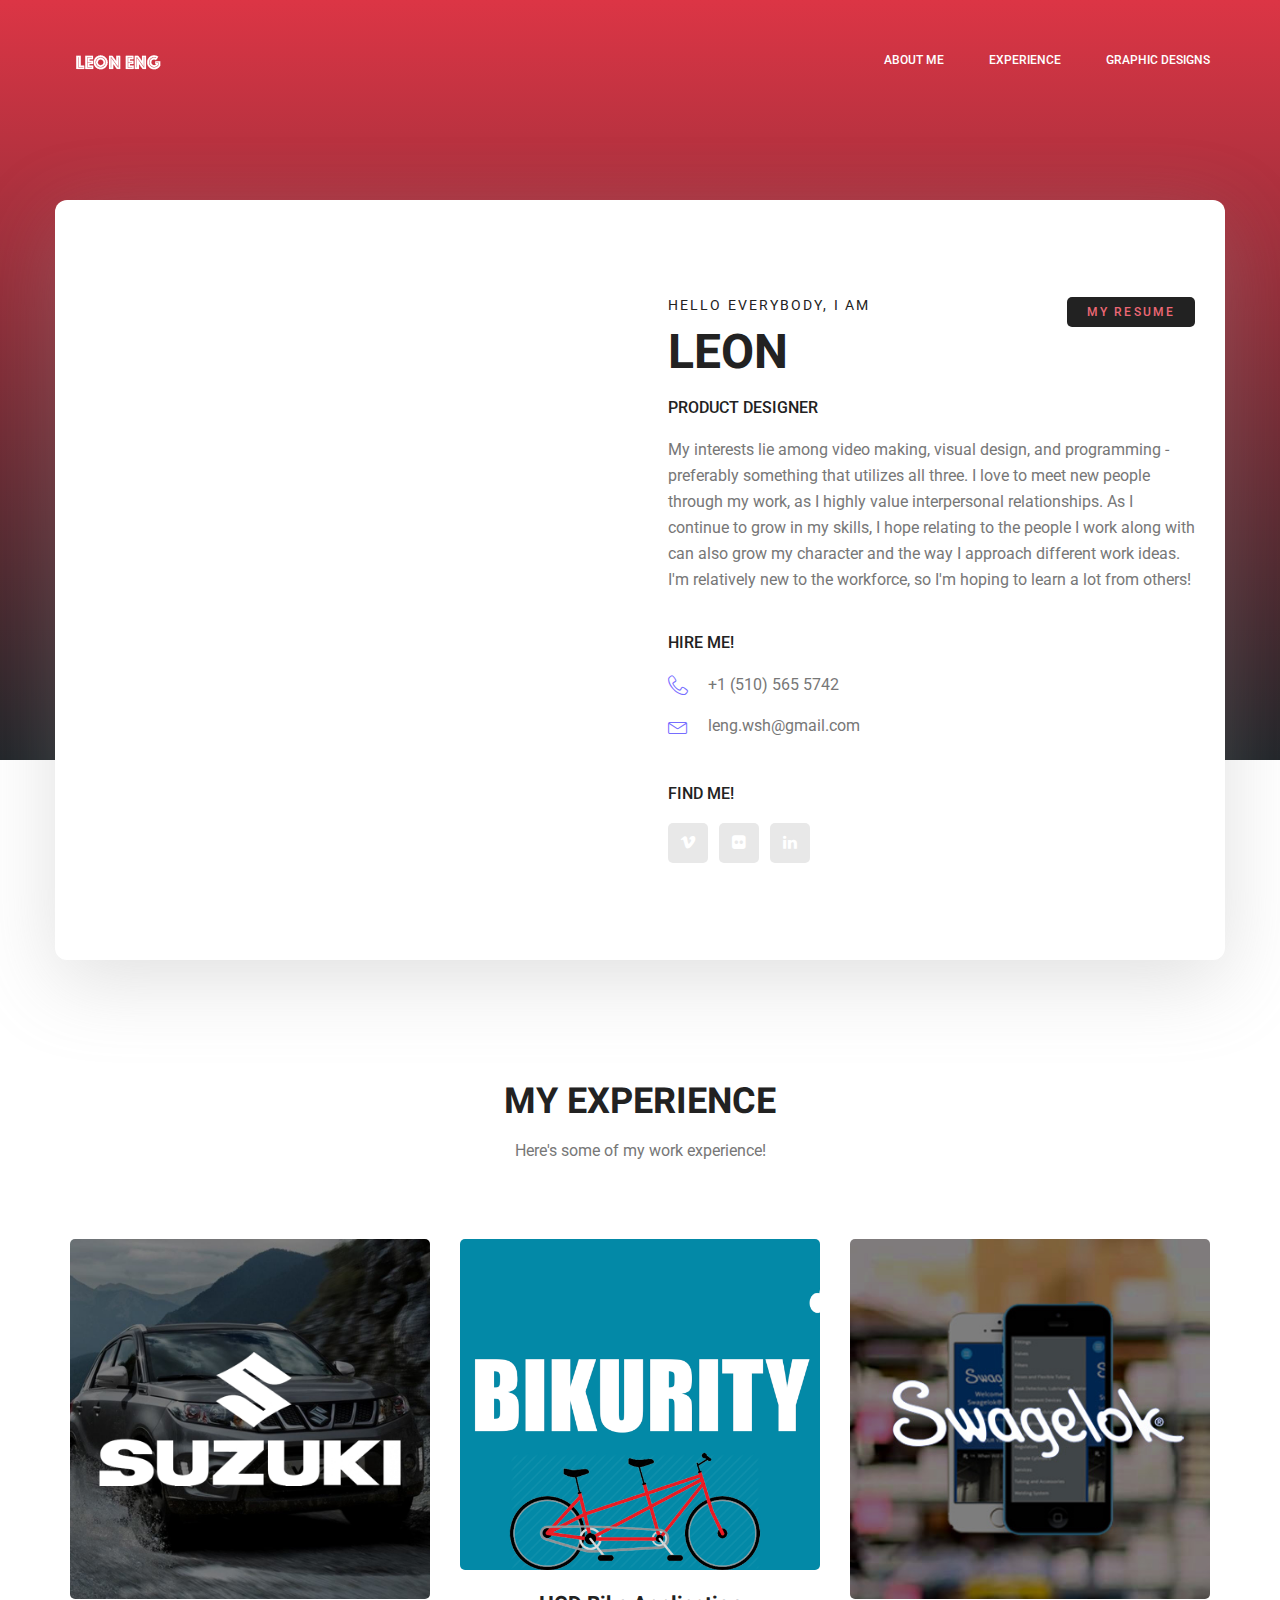
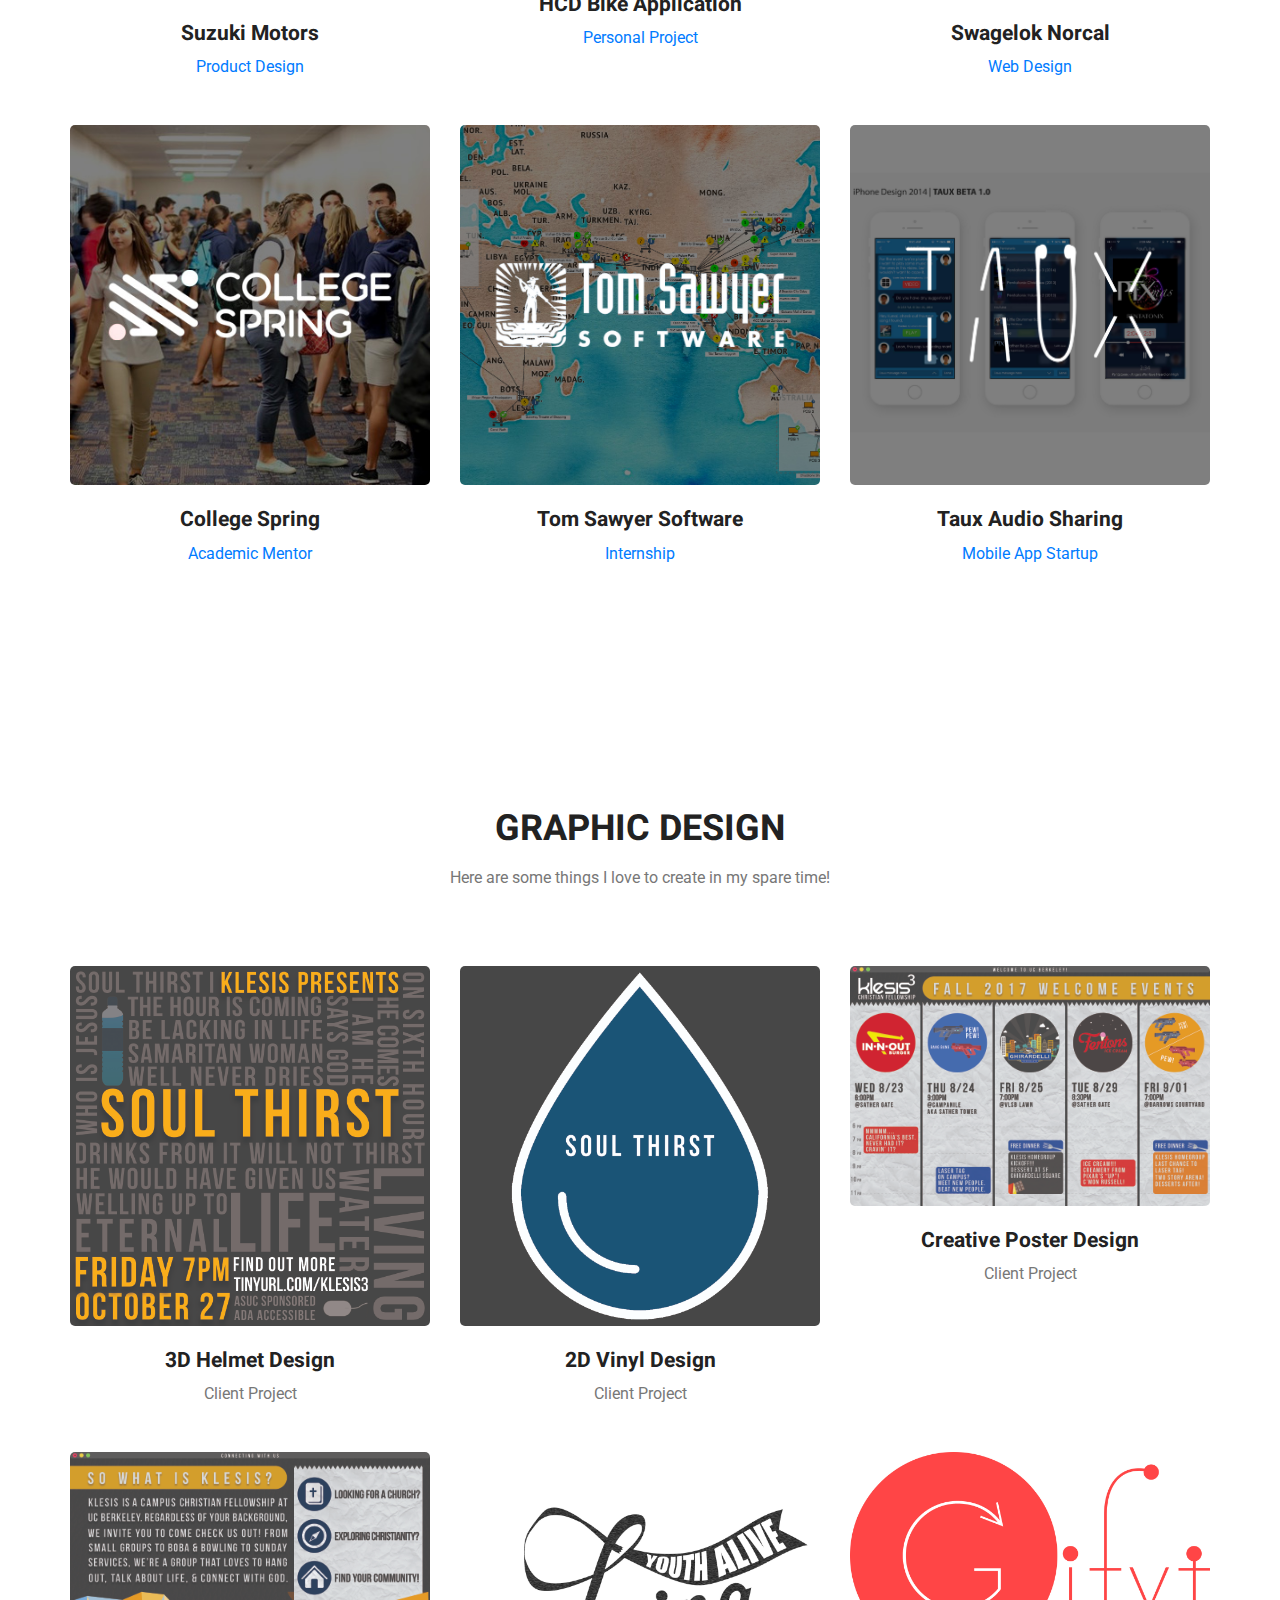
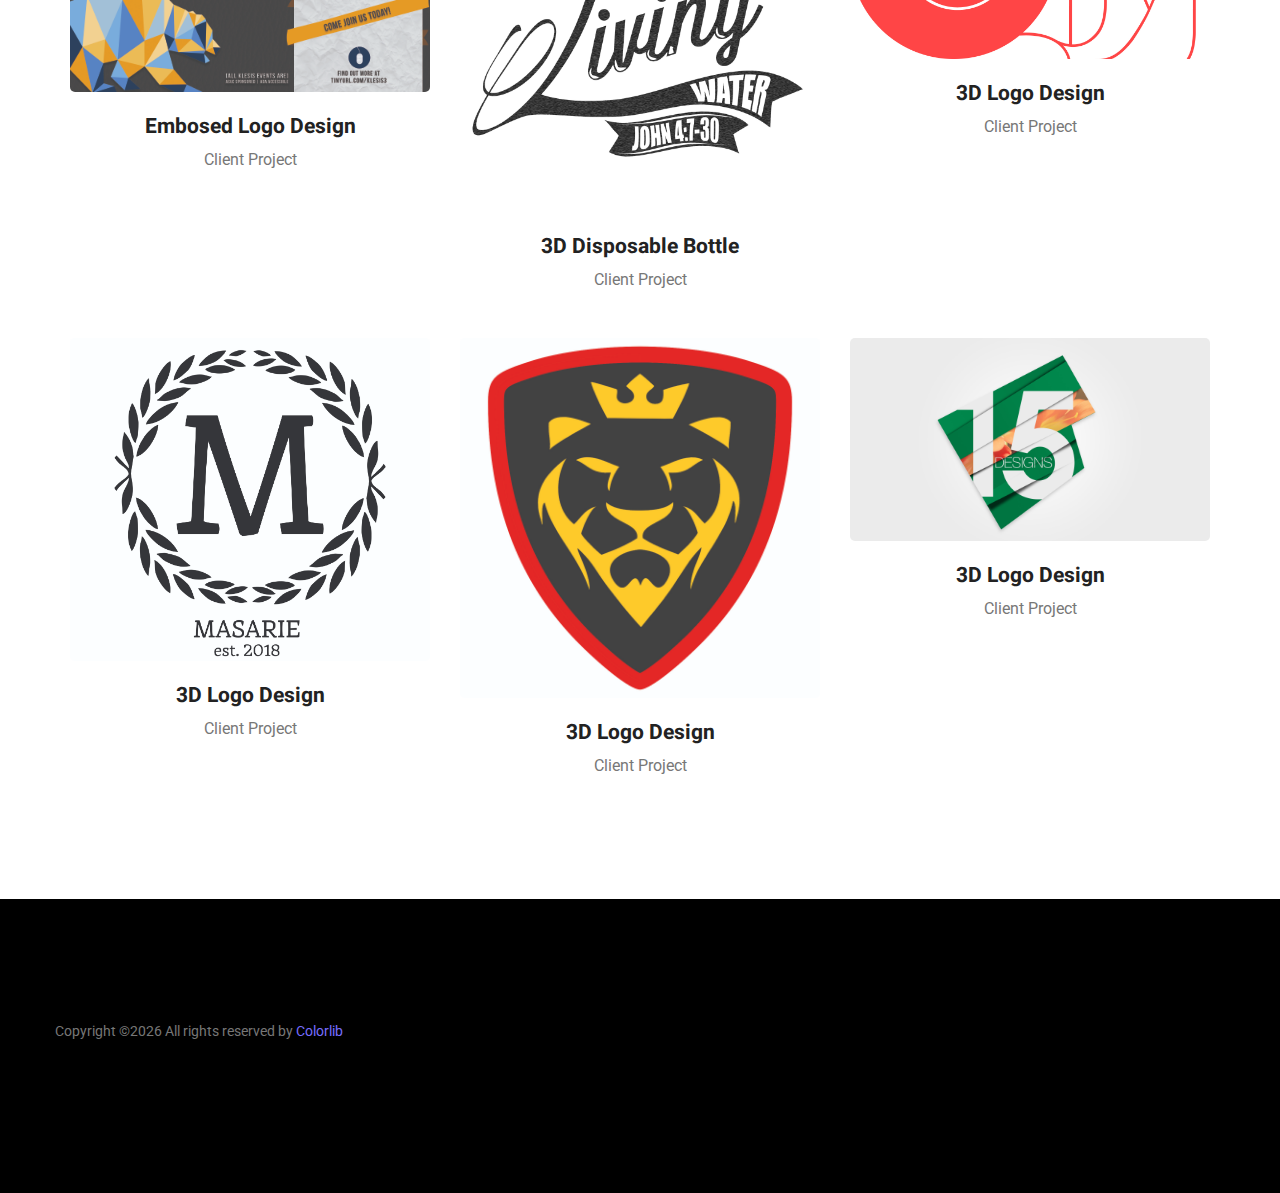
<file: index.html>
<!doctype html>
<html lang="en">
    <head>
        <!-- Required meta tags -->
        <meta charset="utf-8">
        <meta name="viewport" content="width=device-width, initial-scale=1, shrink-to-fit=no">
        <link rel="icon" href="img/favicon.png" type="image/png">
        <title>Leon Eng</title>
        <!-- Bootstrap CSS -->
        <link rel="stylesheet" href="css/bootstrap.css">
        <link rel="stylesheet" href="vendors/linericon/style.css">
        <link rel="stylesheet" href="css/font-awesome.min.css">
        <link rel="stylesheet" href="vendors/owl-carousel/owl.carousel.min.css">
        <link rel="stylesheet" href="vendors/lightbox/simpleLightbox.css">
        <link rel="stylesheet" href="vendors/nice-select/css/nice-select.css">
        <link rel="stylesheet" href="vendors/animate-css/animate.css">
        <link rel="stylesheet" href="vendors/popup/magnific-popup.css">
        <link rel="stylesheet" href="vendors/flaticon/flaticon.css">
        <!-- main css -->
        <link rel="stylesheet" href="css/style.css">
        <link rel="stylesheet" href="css/responsive.css">
    </head>
    <body>
        
        <!--================Header Menu Area =================-->
        <header class="header_area">
            <div class="main_menu">
            	<nav class="navbar navbar-expand-lg navbar-light">
					<div class="container box_1620">
						<!-- Brand and toggle get grouped for better mobile display -->
						<a class="navbar-brand logo_h" href="index.html"><img src="img/logo.png" alt=""></a>
						<button class="navbar-toggler" type="button" data-toggle="collapse" data-target="#navbarSupportedContent" aria-controls="navbarSupportedContent" aria-expanded="false" aria-label="Toggle navigation">
							<span class="icon-bar"></span>
							<span class="icon-bar"></span>
							<span class="icon-bar"></span>
						</button>
						<!-- Collect the nav links, forms, and other content for toggling -->
						<div class="collapse navbar-collapse offset" id="navbarSupportedContent">
							<ul class="nav navbar-nav menu_nav ml-auto">
								<li class="nav-item active"><a class="nav-link" href="#about">About Me</a></li> 
								<li class="nav-item"><a class="nav-link" href="#experience">Experience</a></li> 
								<li class="nav-item"><a class="nav-link" href="#designs">Graphic Designs</a></li>
							</ul>
						</div> 
					</div>
            	</nav>
            </div>
        </header>
        <!--================Header Menu Area =================-->
        
        <!--================Home Banner Area =================-->
        <a name="about"></a>
        <section class="home_banner_area">
           	<div class="container box_1620">
           		<div class="banner_inner d-flex align-items-center">
					<div class="banner_content">
						<div class="media">
							<div class="d-flex">
								<img class="box fade-in one" src="img/personal.jpg" alt="">
							</div>
							<div class="media-body">
								<div class="personal_text">
									<h6>Hello Everybody, i am
                                    <a class="black_btn" href="assets/Product%20Design%20Resume.pdf">MY RESUME</a>
                                    </h6>
                                    
									<h3>Leon</h3>
									<h4>Product Designer</h4>
									<p>My interests lie among video making, visual design, and programming - preferably something that utilizes all three. I love to meet new people through my work, as I highly value interpersonal relationships. As I continue to grow in my skills, I hope relating to the people I work along with can also grow my character and the way I approach different work ideas. I'm relatively new to the workforce, so I'm hoping to learn a lot from others!</p>
									<ul class="list basic_info">
                                        <h4>Hire Me!</h4>
										<li><a href="tel:5105655742"><i class="lnr lnr-phone-handset"></i> +1 (510) 565 5742</a></li>
										<li><a href="mailto:leng.wsh@gmail.com"><i class="lnr lnr-envelope"></i> leng.wsh@gmail.com</a></li>
									</ul>
									<ul class="list personal_social">
                                        <h4>Find Me!</h4>
										<li><a href="https://vimeo.com/user52705702" target="_blank"><i class="fa fa-vimeo"></i></a></li>
                                        <li><a href="https://www.flickr.com/people/126560388@N02/" target="_blank"><i class="fa fa-flickr"></i></a></li>
										<li><a href="https://www.linkedin.com/in/lwsheng/" target="_blank"><i class="fa fa-linkedin"></i></a></li>
									</ul>
								</div>
							</div>
						</div>
					</div>
				</div>
            </div>
        </section>
        <!--================End Home Banner Area =================-->
    
        
        <!--================My Tabs Area =================-->
<!--
        <section class="mytabs_area p_120">
        	<div class="container">
        		<div class="tabs_inner">
					<ul class="nav nav-tabs" id="myTab" role="tablist">
						<li class="nav-item">
							<a class="nav-link active" id="home-tab" data-toggle="tab" href="#home" role="tab" aria-controls="home" aria-selected="true">My Experiences</a>
						</li>
						<li class="nav-item">
							<a class="nav-link" id="profile-tab" data-toggle="tab" href="#profile" role="tab" aria-controls="profile" aria-selected="false">My Education</a>
						</li>
					</ul>
					<div class="tab-content" id="myTabContent">
						<div class="tab-pane fade show active" id="home" role="tabpanel" aria-labelledby="home-tab">
							<ul class="list">
								<li>
									<span></span>
									<div class="media">
										<div class="d-flex">
											<p>March 2017 to present</p>
										</div>
										<div class="media-body">
											<h4>Colorlib</h4>
											<p>Senior Web Developer <br />Santa monica, Los angeles</p>
										</div>
									</div>
								</li>
								<li>
									<span></span>
									<div class="media">
										<div class="d-flex">
											<p>March 2017 to present</p>
										</div>
										<div class="media-body">
											<h4>Colorlib</h4>
											<p>Senior Web Developer <br />Santa monica, Los angeles</p>
										</div>
									</div>
								</li>
								<li>
								<span></span>
									<div class="media">
										<div class="d-flex">
											<p>March 2017 to present</p>
										</div>
										<div class="media-body">
											<h4>Colorlib</h4>
											<p>Senior Web Developer <br />Santa monica, Los angeles</p>
										</div>
									</div>
								</li>
							</ul>
						</div>
						<div class="tab-pane fade" id="profile" role="tabpanel" aria-labelledby="profile-tab">
							<ul class="list">
								<li>
									<span></span>
									<div class="media">
										<div class="d-flex">
											<p>March 2017 to present</p>
										</div>
										<div class="media-body">
											<h4>Colorlib</h4>
											<p>Senior Web Developer <br />Santa monica, Los angeles</p>
										</div>
									</div>
								</li>
								<li>
									<span></span>
									<div class="media">
										<div class="d-flex">
											<p>March 2017 to present</p>
										</div>
										<div class="media-body">
											<h4>Colorlib</h4>
											<p>Senior Web Developer <br />Santa monica, Los angeles</p>
										</div>
									</div>
								</li>
								<li>
								<span></span>
									<div class="media">
										<div class="d-flex">
											<p>March 2017 to present</p>
										</div>
										<div class="media-body">
											<h4>Colorlib</h4>
											<p>Senior Web Developer <br />Santa monica, Los angeles</p>
										</div>
									</div>
								</li>
							</ul>
						</div>
					</div>
        		</div>
        	</div>
        </section>
-->
        <!--================End My Tabs Area =================-->
        
        <!--================Feature Area =================-->
<!--
        <section class="feature_area p_120">
        	<div class="container">
        		<div class="main_title">
        			<h2>offerings to my clients</h2>
        			<p>If you are looking at blank cassettes on the web, you may be very confused at the difference in price. You may see some for as low as $.17 each.</p>
        		</div>
        		<div class="feature_inner row">
        			<div class="col-lg-4 col-md-6">
        				<div class="feature_item">
        					<i class="flaticon-city"></i>
        					<h4>Architecture</h4>
        					<p>If you are looking at blank cassettes on the web, you may be very confused at the difference in price. You may see some for as low as $17 each.</p>
        				</div>
        			</div>
        			<div class="col-lg-4 col-md-6">
        				<div class="feature_item">
        					<i class="flaticon-skyline"></i>
        					<h4>Interior Design</h4>
        					<p>If you are looking at blank cassettes on the web, you may be very confused at the difference in price. You may see some for as low as $17 each.</p>
        				</div>
        			</div>
        			<div class="col-lg-4 col-md-6">
        				<div class="feature_item">
        					<i class="flaticon-sketch"></i>
        					<h4>Concept Design</h4>
        					<p>If you are looking at blank cassettes on the web, you may be very confused at the difference in price. You may see some for as low as $17 each.</p>
        				</div>
        			</div>
        		</div>
        	</div>
        </section>
-->
        <!--================End Feature Area =================-->
        
        <!--================Home Gallery Area =================-->
        <a name="experience"></a>
        <section class="home_gallery_area p_120">
        	<div class="container">
        		<div class="main_title">
        			<h2>My Experience</h2>
        			<p>Here's some of my work experience!</p>
        		</div>
        	</div>
        	<div class="container">
        		<div class="gallery_f_inner row imageGallery1">
        			<div class="col-lg-4 col-md-4 col-sm-6 brand manipul design print">
        				<a href="projects/suzuki/index.html"><div class="h_gallery_item">
        					<div class="g_img_item">
                                <img class="img-fluid" src="img/projects/suzuki.jpg">
        					</div>
        					<div class="g_item_text">
        						<h4>Suzuki Motors</h4>
        						<p>Product Design</p>
        					</div>
        				</div>
                        </a>
        			</div>
        			<div class="col-lg-4 col-md-4 col-sm-6 brand manipul creative">
        				<a href="projects/hcdBike/index.html"><div class="h_gallery_item">
        					<div class="g_img_item">
                                <img class="img-fluid" src="img/projects/bicurity.png">
        					</div>
        					<div class="g_item_text">
        						<h4>HCD Bike Application</h4>
        						<p>Personal Project</p>
        					</div>
        				</div>
                        </a>
        			</div>
        			<div class="col-lg-4 col-md-4 col-sm-6 brand manipul creative">
        				<a href="projects/swagelok/index.html"><div class="h_gallery_item">
        					<div class="g_img_item">
                                <img class="img-fluid" src="img/projects/swagelok.jpg">
        					</div>
        					<div class="g_item_text">
        						<h4>Swagelok Norcal</h4>
        						<p>Web Design</p>
        					</div>
        				</div>
                        </a>
        			</div>
        			<div class="col-lg-4 col-md-4 col-sm-6 manipul creative design print">
        				<a href="projects/collegeSpring/index.html"><div class="h_gallery_item">
        					<div class="g_img_item">
                                <img class="img-fluid" src="img/projects/collegespring.jpg">
        					</div>
        					<div class="g_item_text">
        						<h4>College Spring</h4>
        						<p>Academic Mentor</p>
        					</div>
        				</div>
                        </a>
        			</div>
        			<div class="col-lg-4 col-md-4 col-sm-6 brand manipul design">
        				<a href="projects/tss/index.html"><div class="h_gallery_item">
        					<div class="g_img_item">
                                <img class="img-fluid" src="img/projects/tss.jpg">
        					</div>
        					<div class="g_item_text">
        						<h4>Tom Sawyer Software</h4>
        						<p>Internship</p>
        					</div>
        				</div>
                        </a>
        			</div>
        			<div class="col-lg-4 col-md-4 col-sm-6 brand creative">
        				<a href="projects/taux/index.html"><div class="h_gallery_item">
        					<div class="g_img_item">
                                <img class="img-fluid" src="img/projects/taux.jpg">
        					</div>
        					<div class="g_item_text">
        						<h4>Taux Audio Sharing</h4>
        						<p>Mobile App Startup</p>
        					</div>
        				</div>
                        </a>
        			</div>
        		</div>
<!--
        		<div class="more_btn">
        			<a class="main_btn" href="#">Load More Items</a>
        		</div>
-->
        	</div>
        </section>
        <!--================End Home Gallery Area =================-->
        
        <!--================Home Gallery Area =================-->
        <a name="designs"></a>
        <section class="home_gallery_area p_120">
        	<div class="container">
        		<div class="main_title">
        			<h2>Graphic Design</h2>
        			<p>Here are some things I love to create in my spare time!</p>
        		</div>
<!--
        		<div class="isotope_fillter">
        			<ul class="gallery_filter list">
						<li class="active" data-filter="*"><a href="#">All</a></li>
						<li data-filter=".brand"><a href="#">Vector</a></li>
						<li data-filter=".manipul"><a href="#">Raster</a></li>
						<li data-filter=".creative"><a href="#">UI/UX</a></li>
						<li data-filter=".design"><a href="#">Printing</a></li>
					</ul>
        		</div>
-->
        	</div>
        	<div class="container">
        		<div class="gallery_f_inner row imageGallery1">
        			<div class="col-lg-4 col-md-4 col-sm-6 brand manipul design print">
        				<div class="h_gallery_item">
        					<div class="g_img_item">
        						<img class="img-fluid" src="img/gallery/SoulThirstBack.jpg" alt="">
        						<a class="light" href="img/gallery/SoulThirstBack.jpg"><img src="img/gallery/icon.png" alt=""></a>
        					</div>
        					<div class="g_item_text">
        						<h4>3D Helmet Design</h4>
        						<p>Client Project</p>
        					</div>
        				</div>
        			</div>
        			<div class="col-lg-4 col-md-4 col-sm-6 brand manipul creative">
        				<div class="h_gallery_item">
        					<div class="g_img_item">
        						<img class="img-fluid" src="img/gallery/SoulThirstFront.jpg" alt="">
        						<a class="light" href="img/gallery/SoulThirstFront.jpg"><img src="img/gallery/icon.png" alt=""></a>
        					</div>
        					<div class="g_item_text">
        						<h4>2D Vinyl Design</h4>
        						<p>Client Project</p>
        					</div>
        				</div>
        			</div>
        			<div class="col-lg-4 col-md-4 col-sm-6 manipul creative design print">
        				<div class="h_gallery_item">
        					<div class="g_img_item">
        						<img class="img-fluid" src="img/gallery/WelcomeNightFront.jpg" alt="">
        						<a class="light" href="img/gallery/WelcomeNightFront.jpg"><img src="img/gallery/icon.png" alt=""></a>
        					</div>
        					<div class="g_item_text">
        						<h4>Creative Poster Design</h4>
        						<p>Client Project</p>
        					</div>
        				</div>
        			</div>
        			<div class="col-lg-4 col-md-4 col-sm-6 brand creative print">
        				<div class="h_gallery_item">
        					<div class="g_img_item">
        						<img class="img-fluid" src="img/gallery/WelcomeNightBack.jpg" alt="">
        						<a class="light" href="img/gallery/WelcomeNightBack.jpg"><img src="img/gallery/icon.png" alt=""></a>
        					</div>
        					<div class="g_item_text">
        						<h4>Embosed Logo Design</h4>
        						<p>Client Project</p>
        					</div>
        				</div>
        			</div>
        			<div class="col-lg-4 col-md-4 col-sm-6 brand manipul design">
        				<div class="h_gallery_item">
        					<div class="g_img_item">
        						<img class="img-fluid" src="img/gallery/tshirtDesign03.jpg" alt="">
        						<a class="light" href="img/gallery/tshirtDesign03.jpg"><img src="img/gallery/icon.png" alt=""></a>
        					</div>
        					<div class="g_item_text">
        						<h4>3D Disposable Bottle</h4>
        						<p>Client Project</p>
        					</div>
        				</div>
        			</div>
        			<div class="col-lg-4 col-md-4 col-sm-6 brand creative">
        				<div class="h_gallery_item">
        					<div class="g_img_item">
        						<img class="img-fluid" src="img/gallery/Full%20Logo.jpg" alt="">
        						<a class="light" href="img/gallery/Full%20Logo.jpg"><img src="img/gallery/icon.png" alt=""></a>
        					</div>
        					<div class="g_item_text">
        						<h4>3D Logo Design</h4>
        						<p>Client Project</p>
        					</div>
        				</div>
        			</div>
        			<div class="col-lg-4 col-md-4 col-sm-6 brand creative">
        				<div class="h_gallery_item">
        					<div class="g_img_item">
        						<img class="img-fluid" src="img/gallery/Masarie%20Est.jpg" alt="">
        						<a class="light" href="img/gallery/Masarie%20Est.jpg"><img src="img/gallery/icon.png" alt=""></a>
        					</div>
        					<div class="g_item_text">
        						<h4>3D Logo Design</h4>
        						<p>Client Project</p>
        					</div>
        				</div>
        			</div>
        			<div class="col-lg-4 col-md-4 col-sm-6 brand creative">
        				<div class="h_gallery_item">
        					<div class="g_img_item">
        						<img class="img-fluid" src="img/gallery/alphawerk.jpg" alt="">
        						<a class="light" href="img/gallery/alphawerk.jpg"><img src="img/gallery/icon.png" alt=""></a>
        					</div>
        					<div class="g_item_text">
        						<h4>3D Logo Design</h4>
        						<p>Client Project</p>
        					</div>
        				</div>
        			</div>
        			<div class="col-lg-4 col-md-4 col-sm-6 brand creative">
        				<div class="h_gallery_item">
        					<div class="g_img_item">
        						<img class="img-fluid" src="img/gallery/15%20Designs.jpg" alt="">
        						<a class="light" href="img/gallery/15%20Designs.jpg"><img src="img/gallery/icon.png" alt=""></a>
        					</div>
        					<div class="g_item_text">
        						<h4>3D Logo Design</h4>
        						<p>Client Project</p>
        					</div>
        				</div>
        			</div>
<!--
        			<div class="col-lg-4 col-md-4 col-sm-6 brand creative">
        				<div class="h_gallery_item">
        					<div class="g_img_item">
        						<img class="img-fluid" src="img/gallery/smackFullLogo4.png" alt="">
        						<a class="light" href="img/gallery/smackFullLogo4.png"><img src="img/gallery/icon.png" alt=""></a>
        					</div>
        					<div class="g_item_text">
        						<h4>3D Logo Design</h4>
        						<p>Client Project</p>
        					</div>
        				</div>
        			</div>
        			<div class="col-lg-4 col-md-4 col-sm-6 brand creative">
        				<div class="h_gallery_item">
        					<div class="g_img_item">
        						<img class="img-fluid" src="img/gallery/Full%20Logo.jpg" alt="">
        						<a class="light" href="img/gallery/Circular%20Logo%20Transparent.png"><img src="img/gallery/Circular%20Logo%20Transparent.png" alt=""></a>
        					</div>
        					<div class="g_item_text">
        						<h4>3D Logo Design</h4>
        						<p>Client Project</p>
        					</div>
        				</div>
        			</div>
                    <div class="col-lg-4 col-md-4 col-sm-6 brand creative">
        				<div class="h_gallery_item">
        					<div class="g_img_item">
        						<img class="img-fluid" src="img/gallery/Full%20Logo.jpg" alt="">
        						<a class="light" href="img/gallery/3%20Circles.jpg"><img src="img/gallery/3%20Circles.jpg" alt=""></a>
        					</div>
        					<div class="g_item_text">
        						<h4>3D Logo Design</h4>
        						<p>Client Project</p>
        					</div>
        				</div>
        			</div>
                    <div class="col-lg-4 col-md-4 col-sm-6 brand creative">
        				<div class="h_gallery_item">
        					<div class="g_img_item">
        						<img class="img-fluid" src="img/gallery/Full%20Logo.jpg" alt="">
        						<a class="light" href="img/gallery/ODALC7.jpg"><img src="img/gallery/ODALC7.jpg" alt=""></a>
        					</div>
        					<div class="g_item_text">
        						<h4>3D Logo Design</h4>
        						<p>Client Project</p>
        					</div>
        				</div>
        			</div>
                    <div class="col-lg-4 col-md-4 col-sm-6 brand creative">
        				<div class="h_gallery_item">
        					<div class="g_img_item">
        						<img class="img-fluid" src="img/gallery/Full%20Logo.jpg" alt="">
        						<a class="light" href="img/gallery/Poster.jpg"><img src="img/gallery/Poster.jpg" alt=""></a>
        					</div>
        					<div class="g_item_text">
        						<h4>3D Logo Design</h4>
        						<p>Client Project</p>
        					</div>
        				</div>
        			</div>
                    <div class="col-lg-4 col-md-4 col-sm-6 brand creative">
        				<div class="h_gallery_item">
        					<div class="g_img_item">
        						<img class="img-fluid" src="img/gallery/Full%20Logo.jpg" alt="">
        						<a class="light" href="img/gallery/Psalm%2023%20Background.jpg"><img src="img/gallery/Psalm%2023%20Background.jpg" alt=""></a>
        					</div>
        					<div class="g_item_text">
        						<h4>3D Logo Design</h4>
        						<p>Client Project</p>
        					</div>
        				</div>
        			</div>
                    <div class="col-lg-4 col-md-4 col-sm-6 brand creative">
        				<div class="h_gallery_item">
        					<div class="g_img_item">
        						<img class="img-fluid" src="img/gallery/Full%20Logo.jpg" alt="">
        						<a class="light" href="img/gallery/Concentration%20Body.png"><img src="img/gallery/Concentration%20Body.png" alt=""></a>
        					</div>
        					<div class="g_item_text">
        						<h4>3D Logo Design</h4>
        						<p>Client Project</p>
        					</div>
        				</div>
        			</div>
                    <div class="col-lg-4 col-md-4 col-sm-6 brand creative">
        				<div class="h_gallery_item">
        					<div class="g_img_item">
        						<img class="img-fluid" src="img/gallery/Full%20Logo.jpg" alt="">
        						<a class="light" href="img/gallery/Concentration%20Piece%20#2%20Complete.jpg"><img src="img/gallery/Concentration%20Piece%20#2%20Complete.jpg" alt=""></a>
        					</div>
        					<div class="g_item_text">
        						<h4>3D Logo Design</h4>
        						<p>Client Project</p>
        					</div>
        				</div>
        			</div>
                    <div class="col-lg-4 col-md-4 col-sm-6 brand creative">
        				<div class="h_gallery_item">
        					<div class="g_img_item">
        						<img class="img-fluid" src="img/gallery/Full%20Logo.jpg" alt="">
        						<a class="light" href="img/gallery/Full%20Logo.jpg"><img src="img/gallery/icon.png" alt=""></a>
        					</div>
        					<div class="g_item_text">
        						<h4>3D Logo Design</h4>
        						<p>Client Project</p>
        					</div>
        				</div>
        			</div>
-->
                    
                    
        		</div>
<!--
        		<div class="more_btn">
        			<a class="main_btn" href="#">Load More Items</a>
        		</div>
-->
        	</div>
        </section>
        <!--================End Home Gallery Area =================-->
        
        <!--================Welcome Area =================-->
<!--
        <section class="welcome_area p_120">
        	<div class="container">
        		<div class="row welcome_inner">
        			<div class="col-lg-6">
        				<div class="welcome_text">
        					<h4>Current Life Goals</h4>
        					<p>Aside from my career, I try to enrich my life with personal goals with different skills. From reading a book to learning a new guitar song, these things all bring me joy.</p>
        					<div class="row">
        						<div class="col-md-4">
        							<div class="wel_item">
        								<i class="lnr lnr-database"></i>
        								<h4>$2.5M</h4>
        								<p>Total Donation</p>
        							</div>
        						</div>
        						<div class="col-md-4">
        							<div class="wel_item">
        								<i class="lnr lnr-book"></i>
        								<h4>1465</h4>
        								<p>Total Projects</p>
        							</div>
        						</div>
        						<div class="col-md-4">
        							<div class="wel_item">
        								<i class="lnr lnr-users"></i>
        								<h4>3965</h4>
        								<p>Total Volunteers</p>
        							</div>
        						</div>
        					</div>
        				</div>
        			</div>
        			<div class="col-lg-6">
        				<div class="tools_expert">
        					<div class="skill_main">
								<div class="skill_item">
									<h4>After Effects <span class="counter">85</span>%</h4>
									<div class="progress_br">
										<div class="progress">
											<div class="progress-bar" role="progressbar" aria-valuenow="85" aria-valuemin="0" aria-valuemax="100"></div>
										</div>
									</div>
								</div>
								<div class="skill_item">
									<h4>Photoshop <span class="counter">90</span>%</h4>
									<div class="progress_br">
										<div class="progress">
											<div class="progress-bar" role="progressbar" aria-valuenow="90" aria-valuemin="0" aria-valuemax="100"></div>
										</div>
									</div>
								</div>
								<div class="skill_item">
									<h4>Illustrator <span class="counter">70</span>%</h4>
									<div class="progress_br">
										<div class="progress">
											<div class="progress-bar" role="progressbar" aria-valuenow="70" aria-valuemin="0" aria-valuemax="100"></div>
										</div>
									</div>
								</div>
								<div class="skill_item">
									<h4>Sublime <span class="counter">95</span>%</h4>
									<div class="progress_br">
										<div class="progress">
											<div class="progress-bar" role="progressbar" aria-valuenow="95" aria-valuemin="0" aria-valuemax="100"></div>
										</div>
									</div>
								</div>
								<div class="skill_item">
									<h4>Sketch <span class="counter">75</span>%</h4>
									<div class="progress_br">
										<div class="progress">
											<div class="progress-bar" role="progressbar" aria-valuenow="75" aria-valuemin="0" aria-valuemax="100"></div>
										</div>
									</div>
								</div>
							</div>
        				</div>
        			</div>
        		</div>
        	</div>
        </section>
-->
        <!--================End Welcome Area =================-->
        
        <!--================Testimonials Area =================-->
<!--
        <section class="testimonials_area p_120">
        	<div class="container">
        		<div class="main_title">
        			<h2>Testimonials</h2>
        			<p>If you are looking at blank cassettes on the web, you may be very confused at the difference in price. You may see some for as low as $.17 each.</p>
        		</div>
        		<div class="testi_inner">
					<div class="testi_slider owl-carousel">
						<div class="item">
							<div class="testi_item">
								<p>As conscious traveling Paup ers we must always be oncerned about our dear Mother Earth. If you think about it, you travel across her face</p>
								<h4>Fanny Spencer</h4>
								<a href="#"><i class="fa fa-star"></i></a>
								<a href="#"><i class="fa fa-star"></i></a>
								<a href="#"><i class="fa fa-star"></i></a>
								<a href="#"><i class="fa fa-star"></i></a>
								<a href="#"><i class="fa fa-star-half-o"></i></a>
							</div>
						</div>
						<div class="item">
							<div class="testi_item">
								<p>As conscious traveling Paup ers we must always be oncerned about our dear Mother Earth. If you think about it, you travel across her face</p>
								<h4>Fanny Spencer</h4>
								<a href="#"><i class="fa fa-star"></i></a>
								<a href="#"><i class="fa fa-star"></i></a>
								<a href="#"><i class="fa fa-star"></i></a>
								<a href="#"><i class="fa fa-star"></i></a>
								<a href="#"><i class="fa fa-star-half-o"></i></a>
							</div>
						</div>
						<div class="item">
							<div class="testi_item">
								<p>As conscious traveling Paup ers we must always be oncerned about our dear Mother Earth. If you think about it, you travel across her face</p>
								<h4>Fanny Spencer</h4>
								<a href="#"><i class="fa fa-star"></i></a>
								<a href="#"><i class="fa fa-star"></i></a>
								<a href="#"><i class="fa fa-star"></i></a>
								<a href="#"><i class="fa fa-star"></i></a>
								<a href="#"><i class="fa fa-star-half-o"></i></a>
							</div>
						</div>
					</div>
        		</div>
        	</div>
        </section>
-->
        <!--================End Testimonials Area =================-->
        
        <!--================Footer Area =================-->
        <footer class="footer_area p_120">
        	<div class="container">
        		<div class="row footer_inner">
        				<aside class="f_widget ab_widget">
        					<p><!-- Link back to Colorlib can't be removed. Template is licensed under CC BY 3.0. -->
Copyright &copy;<script>document.write(new Date().getFullYear());</script> All rights reserved by <a href="https://colorlib.com" target="_blank">Colorlib</a>
<!-- Link back to Colorlib can't be removed. Template is licensed under CC BY 3.0. --></p>
        				</aside>
<!--
        			<div class="col-lg-5 col-sm-6">
        				<aside class="f_widget news_widget">
        					<div class="f_title">
        						<h3>Newsletter</h3>
        					</div>
        					<p>Stay updated with our latest trends</p>
        					<div id="mc_embed_signup">
                                <form target="_blank" action="https://spondonit.us12.list-manage.com/subscribe/post?u=1462626880ade1ac87bd9c93a&amp;id=92a4423d01" method="get" class="subscribe_form relative">
                                	<div class="input-group d-flex flex-row">
                                        <input name="EMAIL" placeholder="Enter email address" onfocus="this.placeholder = ''" onblur="this.placeholder = 'Email Address '" required="" type="email">
                                        <button class="btn sub-btn"><span class="lnr lnr-arrow-right"></span></button>		
                                    </div>				
                                    <div class="mt-10 info"></div>
                                </form>
                            </div>
        				</aside>
        			</div>
-->
<!--
        			<div class="col-lg-2">
        				<aside class="f_widget social_widget">
        					<div class="f_title">
        						<h3>Follow Me</h3>
        					</div>
        					<p>Let us be social</p>
        					<ul class="list">
        						<li><a href="#"><i class="fa fa-facebook"></i></a></li>
        						<li><a href="#"><i class="fa fa-twitter"></i></a></li>
        						<li><a href="#"><i class="fa fa-dribbble"></i></a></li>
        						<li><a href="#"><i class="fa fa-behance"></i></a></li>
        					</ul>
        				</aside>
        			</div>
-->
        		</div>
        	</div>
        </footer>
        <!--================End Footer Area =================-->
        
        
        
        
        
        
        <!-- Optional JavaScript -->
        <!-- jQuery first, then Popper.js, then Bootstrap JS -->
        <script src="js/jquery-3.3.1.min.js"></script>
        <script src="js/popper.js"></script>
        <script src="js/bootstrap.min.js"></script>
        <script src="js/stellar.js"></script>
        <script src="vendors/lightbox/simpleLightbox.min.js"></script>
        <script src="vendors/nice-select/js/jquery.nice-select.min.js"></script>
        <script src="vendors/isotope/imagesloaded.pkgd.min.js"></script>
        <script src="vendors/isotope/isotope.pkgd.min.js"></script>
        <script src="vendors/owl-carousel/owl.carousel.min.js"></script>
        <script src="vendors/popup/jquery.magnific-popup.min.js"></script>
        <script src="js/jquery.ajaxchimp.min.js"></script>
        <script src="vendors/counter-up/jquery.waypoints.min.js"></script>
        <script src="vendors/counter-up/jquery.counterup.min.js"></script>
        <script src="js/mail-script.js"></script>
        <script src="js/theme.js"></script>
    </body>
</html>
</file>
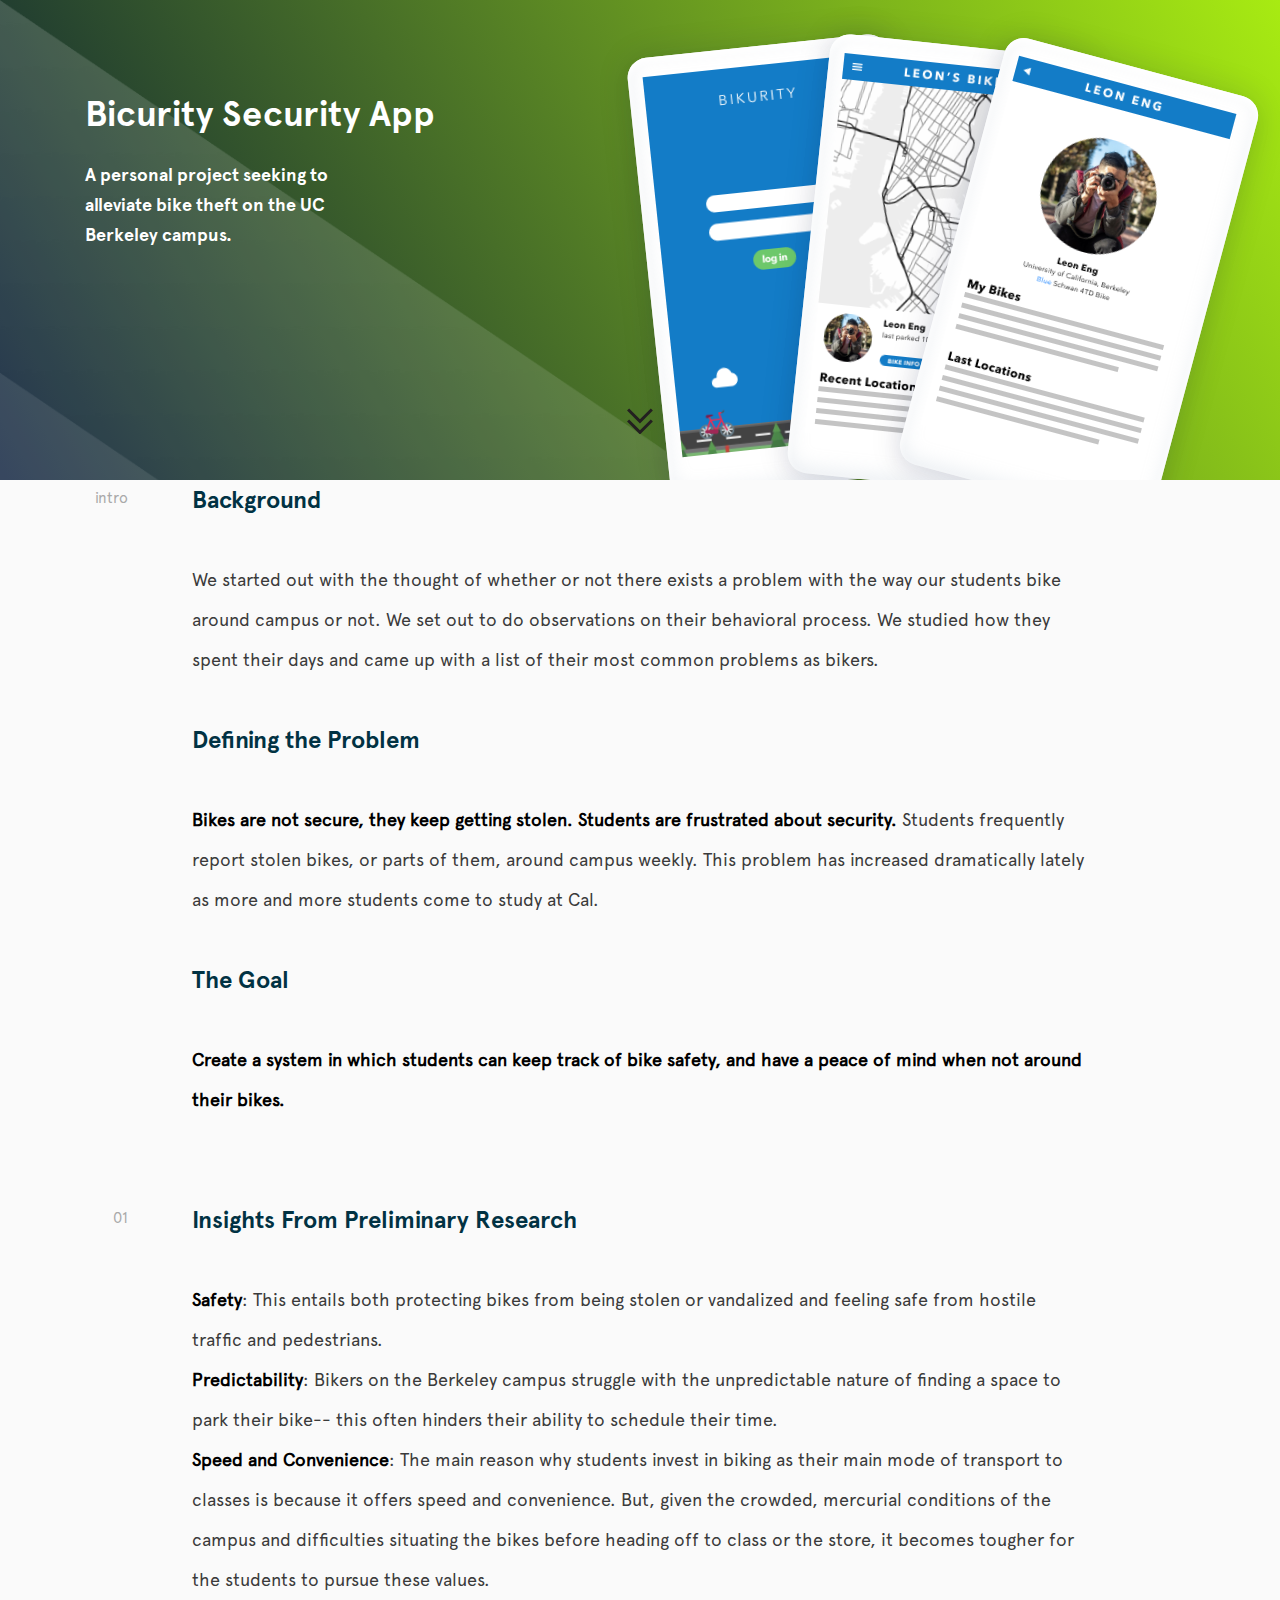
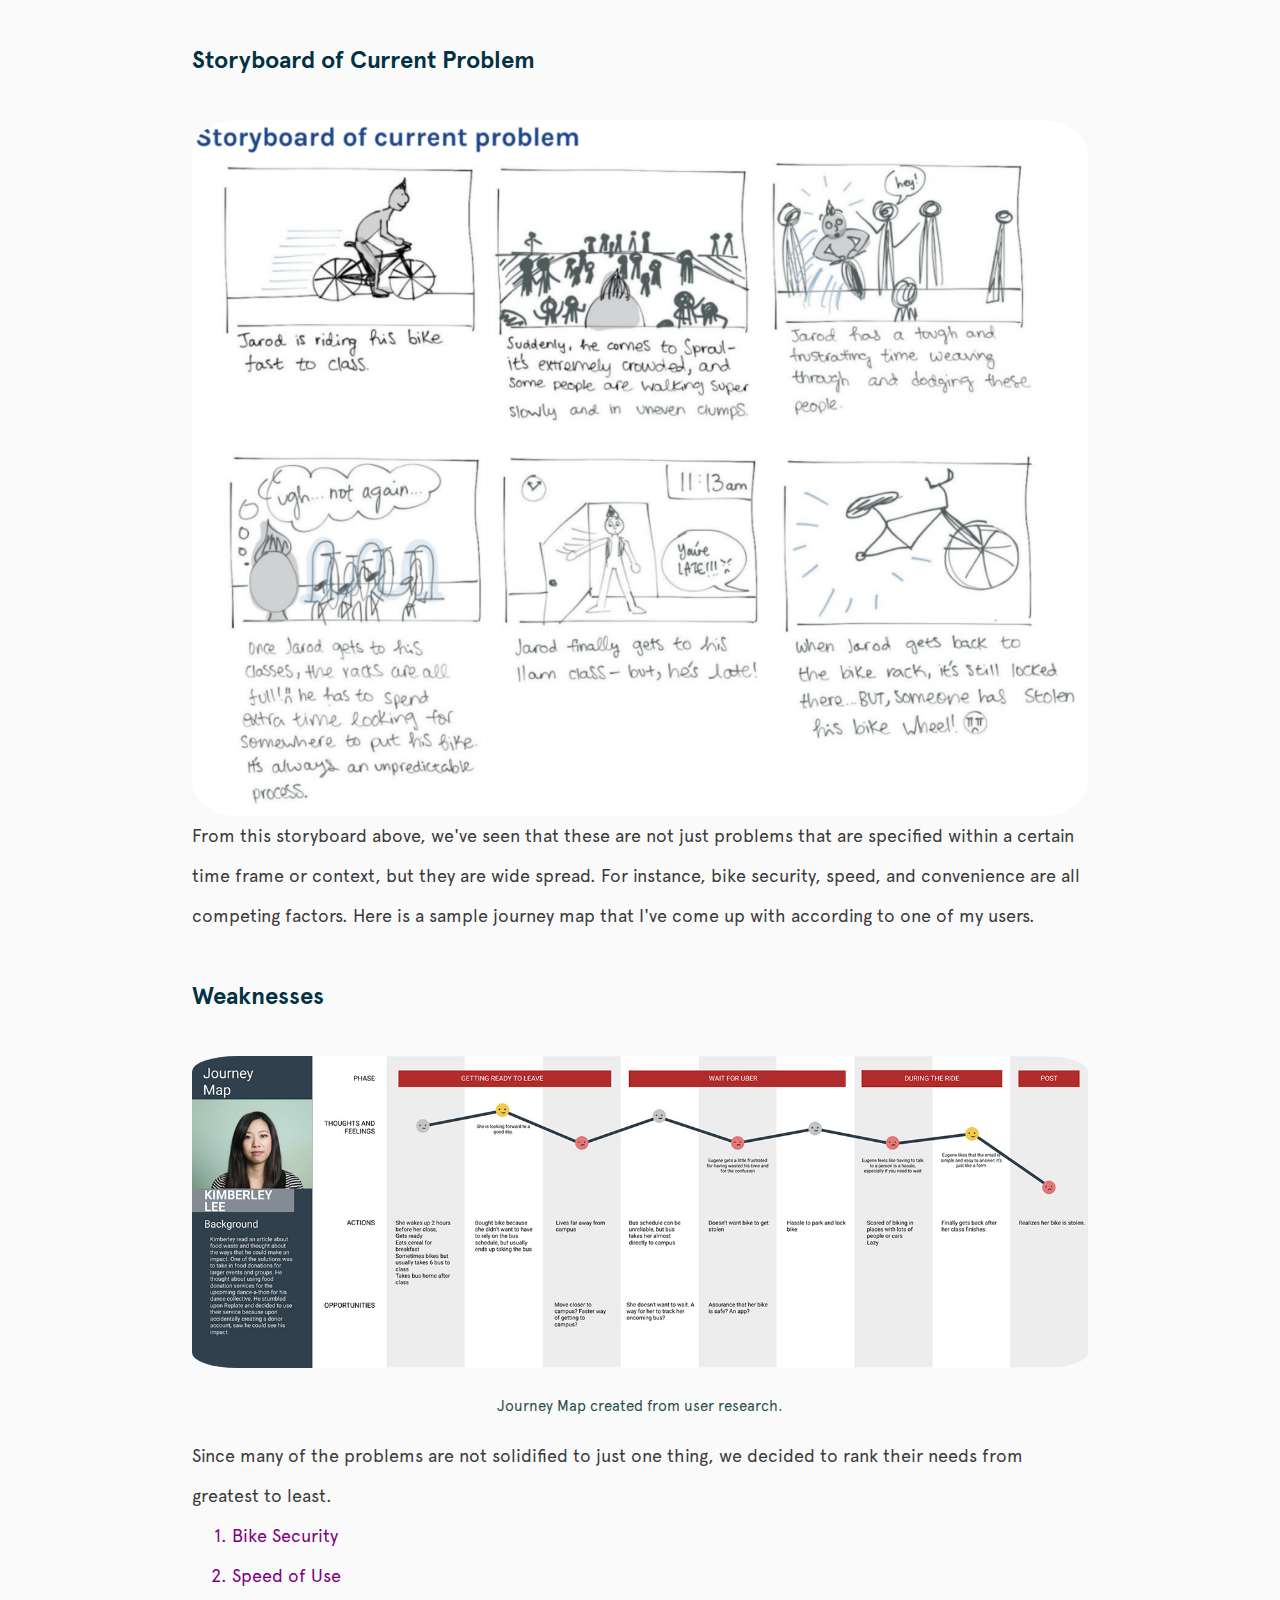
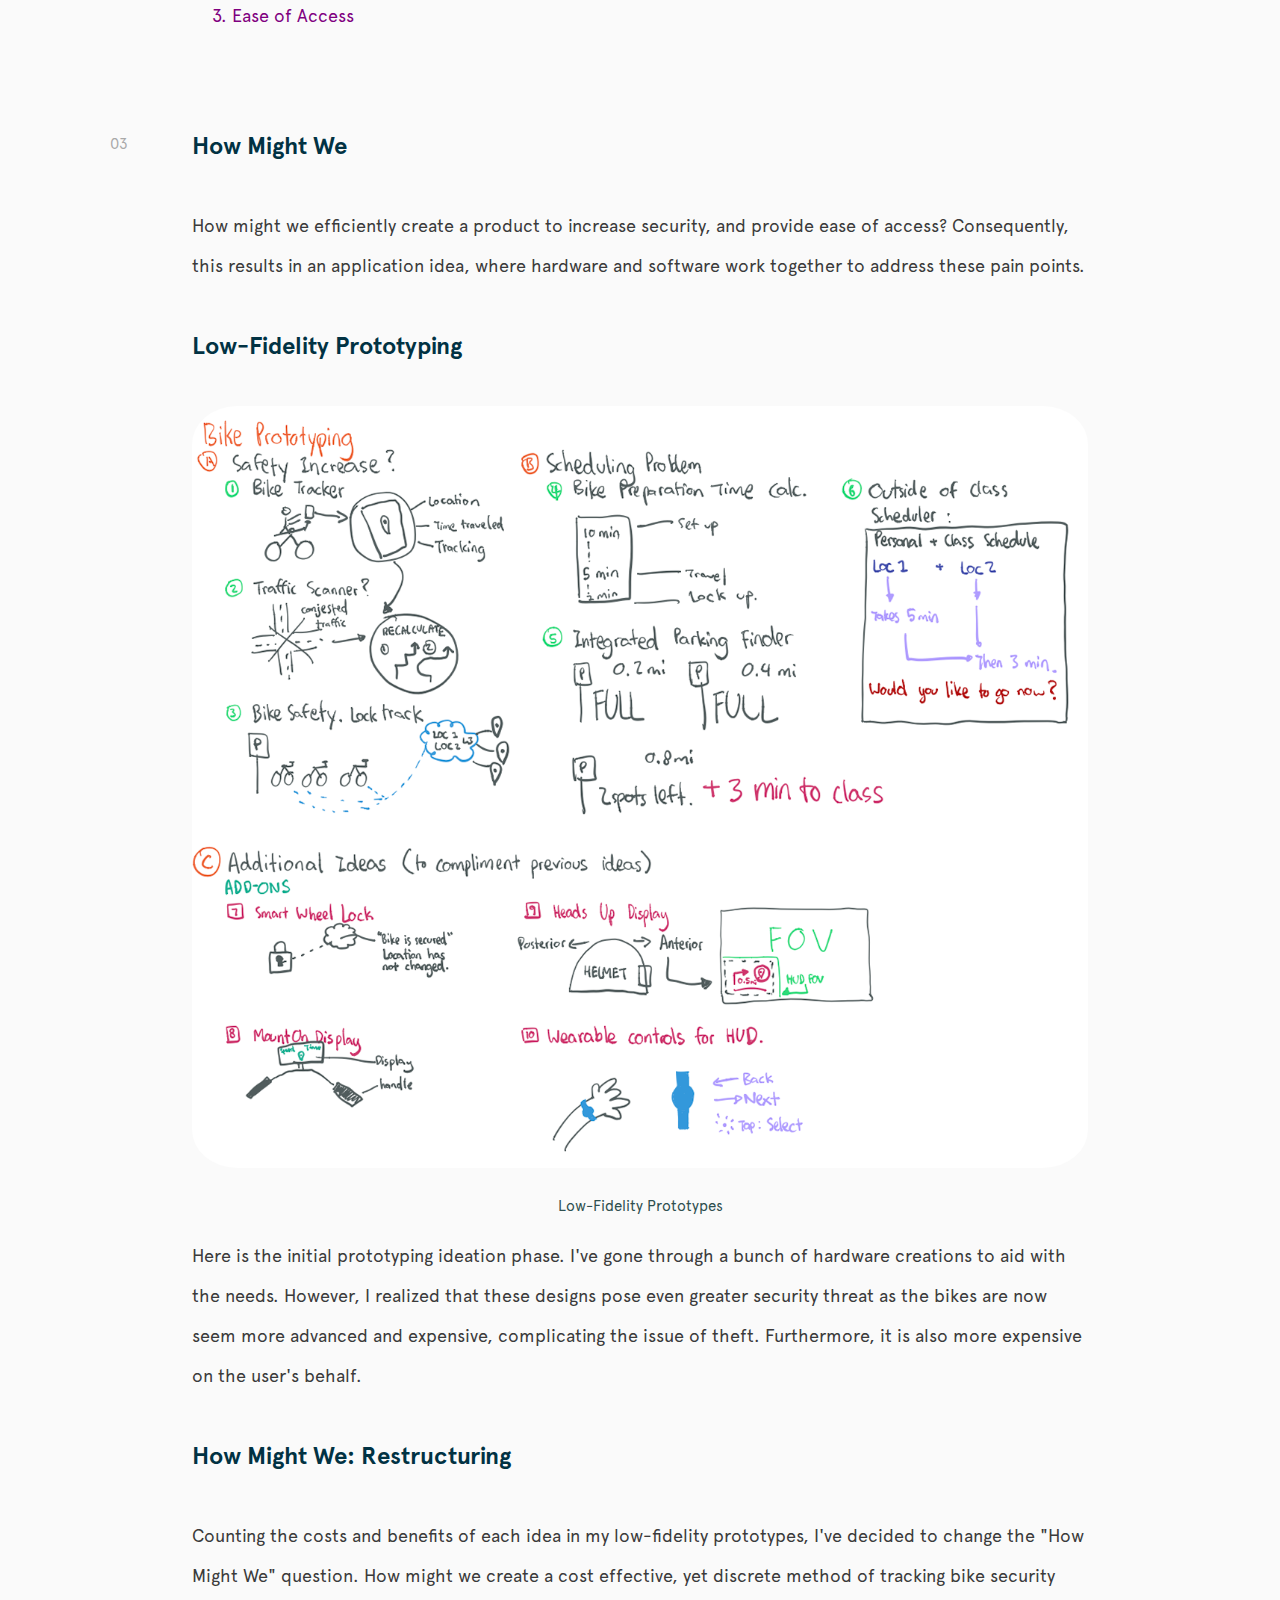
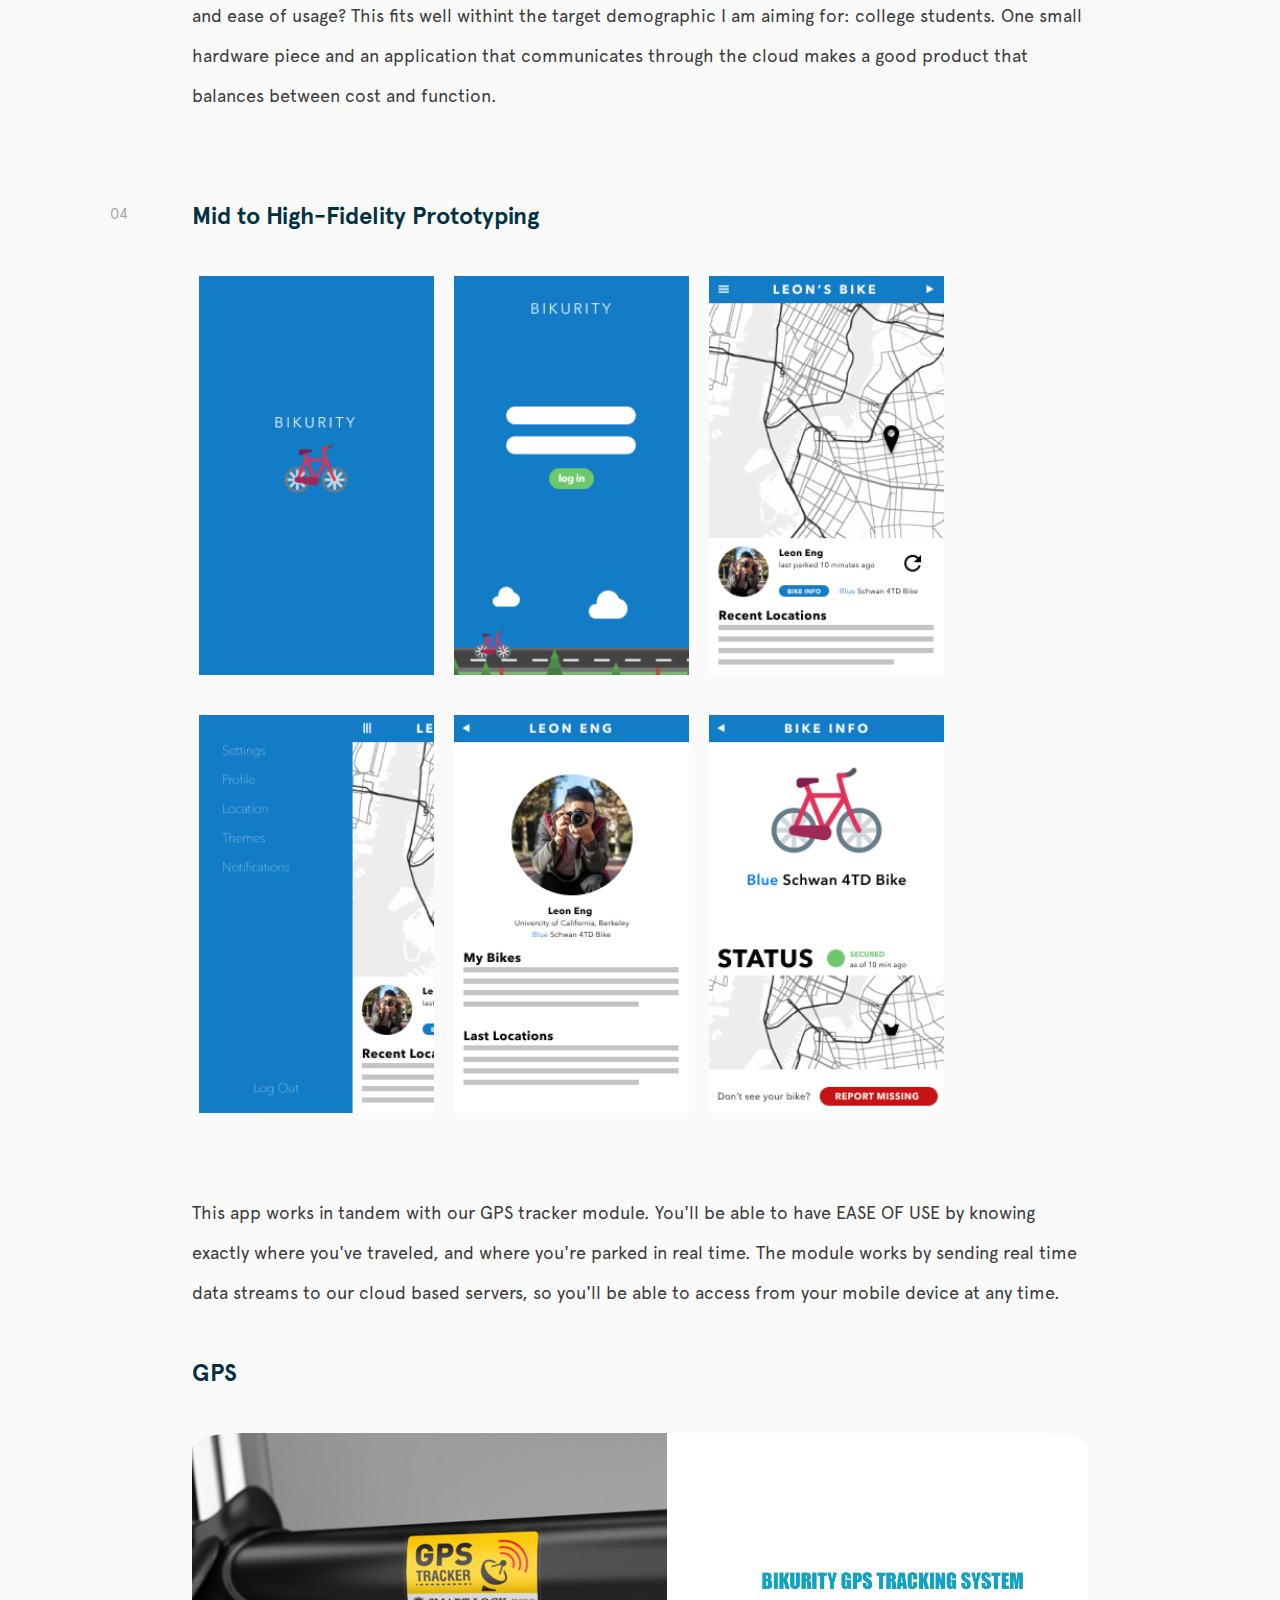
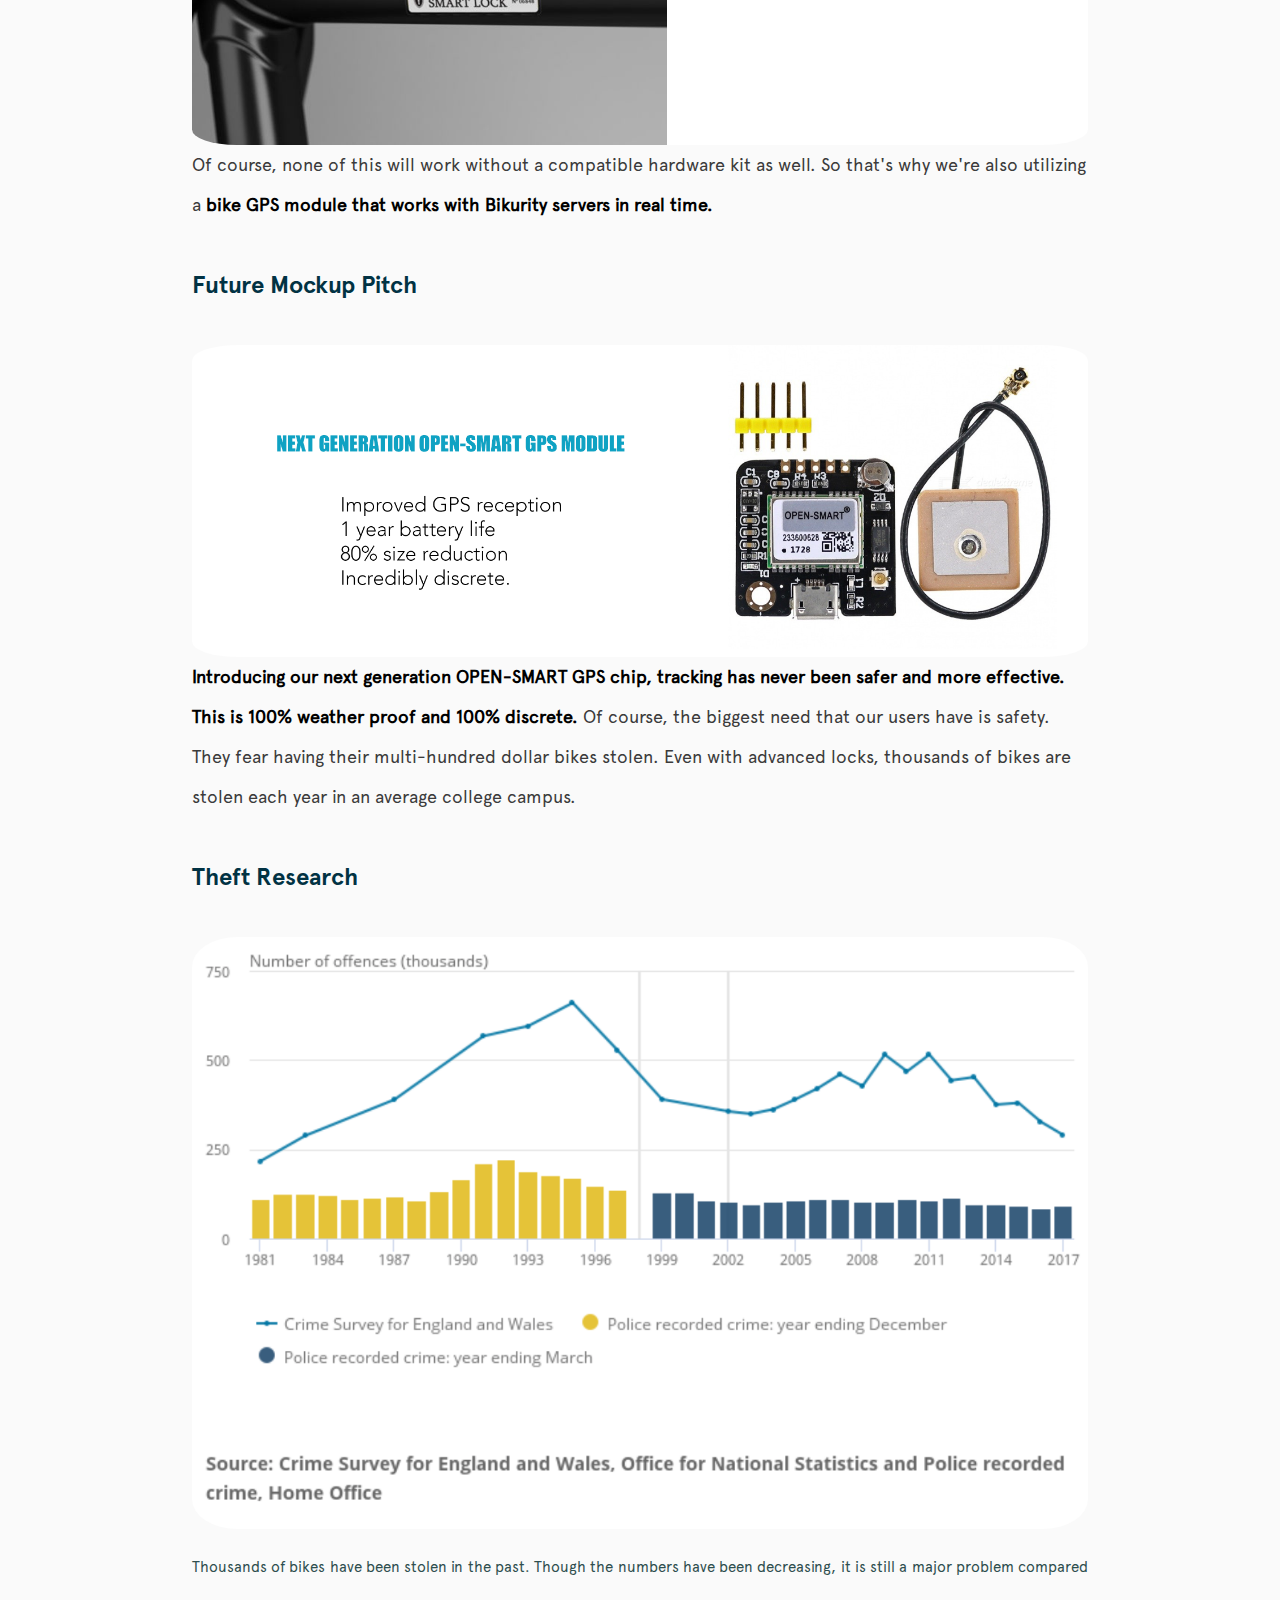
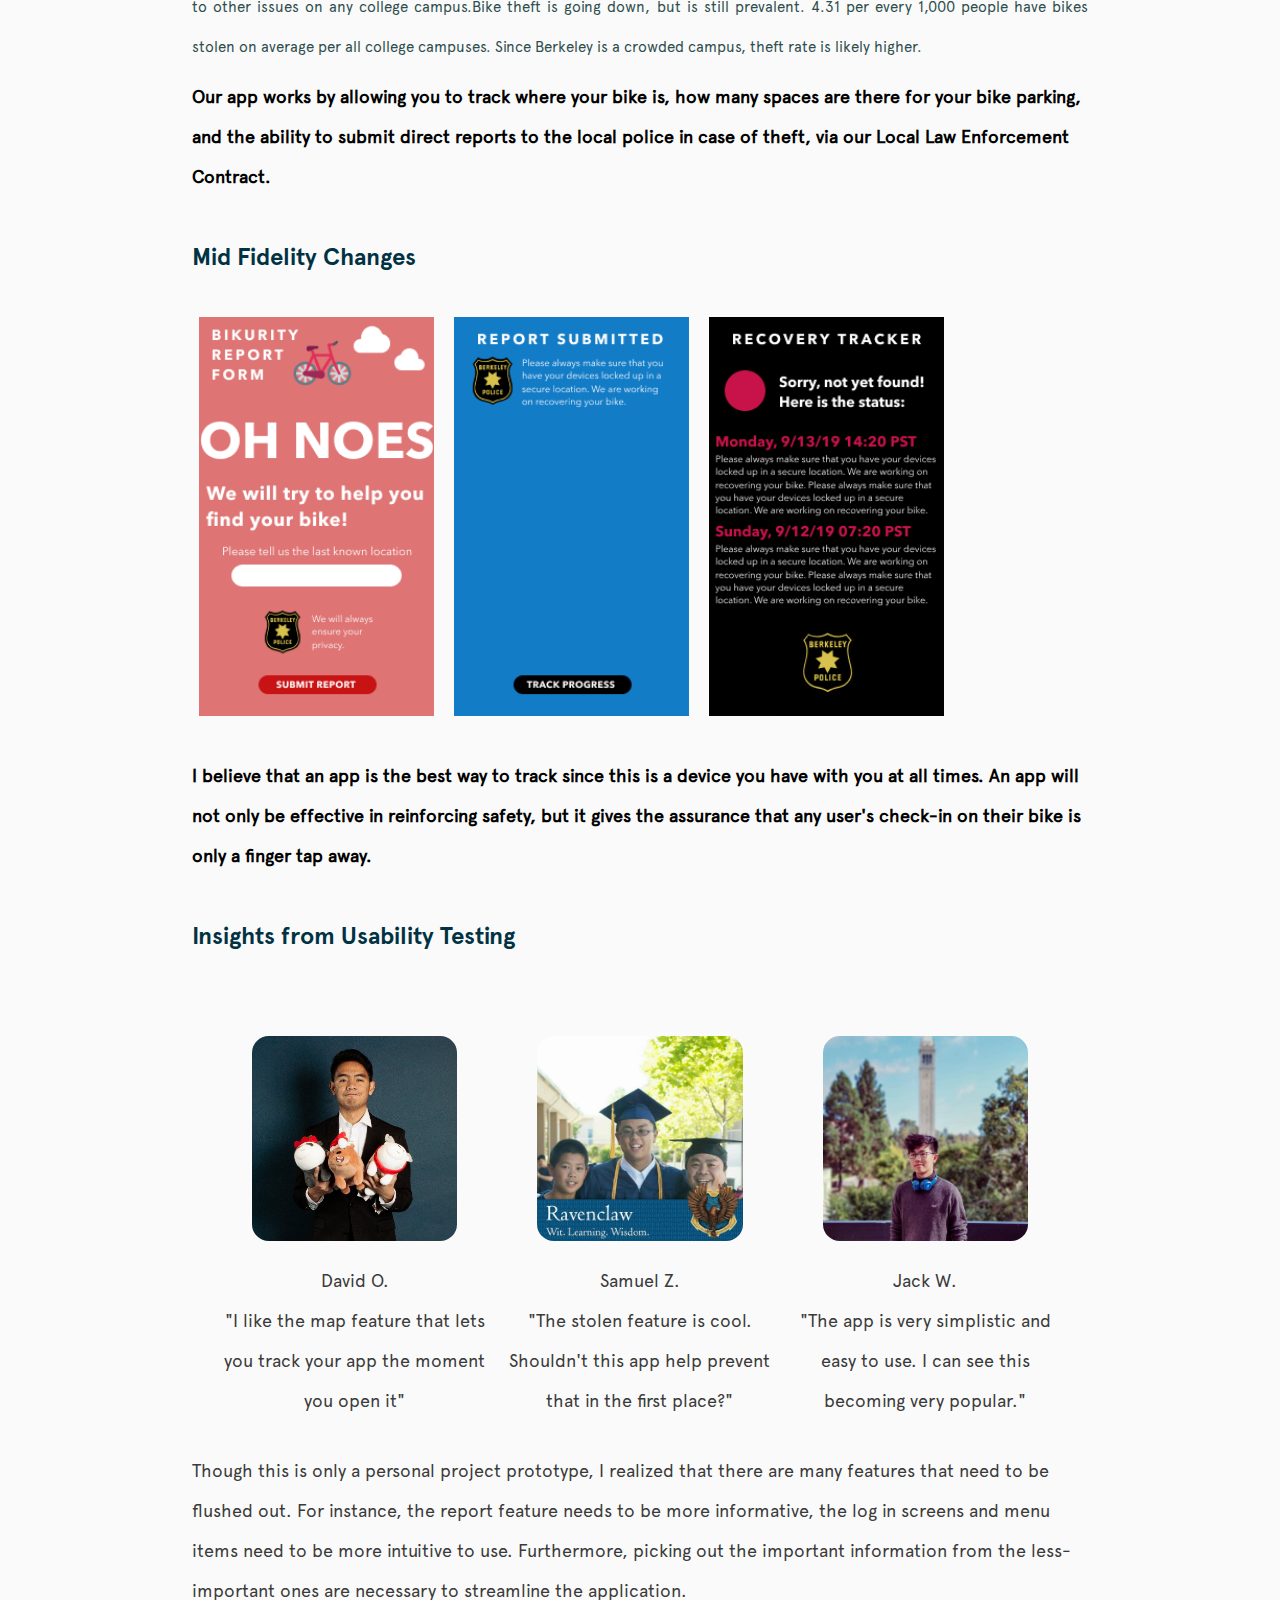
<file: projects/hcdBike/index.html>
<html>

<head>
    <meta charset="UTF-8">

    <meta name="viewport" content="width=device-width, initial-scale=1">
    <title>Leon HCD Bike Project</title>
    
    <!-- Bootstrap CSS -->
    <link rel="stylesheet" href="assets/css/additional/bootstrap.css">
    <link rel="stylesheet" href="assets/vendors/linericon/style.css">
    <link rel="stylesheet" href="assets/css/additional/font-awesome.min.css">
    <link rel="stylesheet" href="assets/vendors/owl-carousel/owl.carousel.min.css">
    <link rel="stylesheet" href="assets/vendors/lightbox/simpleLightbox.css">
    <link rel="stylesheet" href="assets/vendors/nice-select/css/nice-select.css">
    <link rel="stylesheet" href="assets/vendors/animate-css/animate.css">
    <link rel="stylesheet" href="assets/vendors/popup/magnific-popup.css">
    <link rel="stylesheet" href="assets/vendors/flaticon/flaticon.css">                                                                               
    <!-- Bootstrap CSS -->
    
    <meta name="Nova theme" content="width=device-width, initial-scale=1">
    <link rel="shortcut icon" type="image/png" href="assets/images/favicon.png"/>

    <link rel="stylesheet" href="https://maxcdn.bootstrapcdn.com/bootstrap/3.3.7/css/bootstrap.min.css"
          integrity="sha384-BVYiiSIFeK1dGmJRAkycuHAHRg32OmUcww7on3RYdg4Va+PmSTsz/K68vbdEjh4u" crossorigin="anonymous">

    <link href="https://fonts.googleapis.com/icon?family=Material+Icons"
          rel="stylesheet">
    <link rel="stylesheet" href="assets/css/style.css"/>
    <link rel="stylesheet" href="assets/css/responsive.css"/>

    <link rel="stylesheet" href="https://maxcdn.bootstrapcdn.com/font-awesome/4.7.0/css/font-awesome.min.css"/>

</head>

<body>

<!-- Navigation
    ================================================== -->
<div class="hero-background">
    <div>
        <img class="strips" src="assets/images/strips.png">
    </div>
    <div class="container">

        <!--navigation-->                                                                                                                                                          
        <!-- Hero-Section
          ================================================== -->

        <div class="hero row">
            <div class="hero-right col-sm-6 col-sm-6">
                <h1 class="header-headline bold"> Bicurity Security App<br></h1>
                <h4 class="header-running-text light">A personal project seeking to alleviate bike theft on the UC Berkeley campus. </h4>
            </div><!--hero-left-->

            <div class="col-sm-6 col-sm-6 ipad">
                <img class="ipad-screen img-responsive" src="assets/images/bikeProject/Log%20In.png"/>
            </div>
            <div class="col-sm-6 col-sm-6 ipad02">
                <img class="ipad-screen img-responsive" src="assets/images/bikeProject/Location%20Screen.png"/>
            </div>
            <div class="col-sm-6 col-sm-6 ipad03">
                <img class="ipad-screen img-responsive" src="assets/images/bikeProject/Profile.png"/>
            </div>

            <div><img class="arrow" src="assets/images/arrow.svg"/></div>

        </div><!--hero-->

    </div> <!--hero-container-->

</div><!--hero-background-->

<!-- Team
  ================================================== -->
    
<div id="team" class="team">
            <div class="side-section">
            <h4>intro</h4>
            </div>
            
            <div class="section-header">
                <span>  
                    <b>Background</b>
                    <br><br>
                    <div class="section-content">
                        <span>We started out with the thought of whether or not there exists a problem with the way our students bike around campus or not. We set out to do observations on their behavioral process. We studied how they spent their days and came up with a list of their most common problems as bikers. </span>
                    </div>
                </span>
                <span>  
                    <b>Defining the Problem</b>
                    <br><br>
                    <div class="section-content">
                        <span><b>Bikes are not secure, they keep getting stolen. Students are frustrated about security.</b> Students frequently report stolen bikes, or parts of them, around campus weekly. This problem has increased dramatically lately as more and more students come to study at Cal.</span>
                    </div>
                </span>
                <span>  
                    <b>The Goal</b>
                    <br><br>
                    <div class="section-content">
                        <span><b>Create a system in which students can keep track of bike safety, and have a peace of mind when not around their bikes.</b></span>
                    </div>
                </span>
            </div>

</div> <!--team-section--->
    
<!-- Analysis -->
<div id="team" class="team">
            <div class="side-section">
            <h4>01</h4>
            </div>
            
            <div class="section-header">
                <span>  
                    <b>Insights From Preliminary Research</b>
                    <br><br>
                    <div class="section-content">
                        <span><b>Safety</b>: This entails both protecting bikes from being stolen or vandalized and feeling safe from hostile traffic and pedestrians.<br>
                        <b>Predictability</b>: Bikers on the Berkeley campus struggle with the unpredictable nature of finding a space to park their bike-- this often hinders their ability to schedule their time. <br>
                        <b>Speed and Convenience</b>: The main reason why students invest in biking as their main mode of transport to classes is because it offers speed and convenience. But, given the crowded, mercurial conditions of the campus and difficulties situating the bikes before heading off to class or the store, it becomes tougher for the students to pursue these values.</span>
                    </div>
                </span>
                <span>  
                    <b>Storyboard of Current Problem</b>
                    <br><br>
                        <div class="feature-image">
                            <img class="feature-img-large" src="assets/images/bikeProject/storyboard.png"/>
                        </div>
                    <div class="section-content">
                        <span>From this storyboard above, we've seen that these are not just problems that are specified within a certain time frame or context, but they are wide spread. For instance, bike security, speed, and convenience are all competing factors. Here is a sample journey map that I've come up with according to one of my users. 
                        </span>
                    </div>
                </span>
                <span>  
                    <b>Weaknesses</b>
                    <br><br>
                        <div class="feature-image">
                            <img class="feature-img-large" src="assets/images/bikeProject/persona.jpg"/>
                            <div class="feature-img-large-text">
                                <center><p>Journey Map created from user research.</p></center>
                            </div>
                        </div>
                    <div class="section-content">
                        <span>Since many of the problems are not solidified to just one thing, we decided to rank their needs from greatest to least.
                            <ol>
                                <li>Bike Security</li>
                                <li>Speed of Use</li>
                                <li>Ease of Access</li>
                            </ol>
                        </span>
                    </div>
                </span>
            </div>

</div> <!--Analysis--->

<!-- User Research -->
<div id="team" class="team">
            <div class="side-section">
            <h4>03</h4>
            </div>
            
            <div class="section-header">
                <span>  
                    <b>How Might We</b>
                    <br><br>
                    <div class="section-content">
                        <span>How might we efficiently create a product to increase security, and provide ease of access? Consequently, this results in an application idea, where hardware and software work together to address these pain points.
                        </span>
                    </div>
                </span>
                <span>  
                    <b>Low-Fidelity Prototyping</b>
                    <br><br>
                        <div class="feature-image">
                            <img class="feature-img-large" src="assets/images/bikeProject/ideation.png"/>
                            <div class="feature-img-large-text">
                                <center><p>Low-Fidelity Prototypes</p></center>
                            </div>
                        </div>
                    <div class="section-content">
                        <span>Here is the initial prototyping ideation phase. I've gone through a bunch of hardware creations to aid with the needs. However, I realized that these designs pose even greater security threat as the bikes are now seem more advanced and expensive, complicating the issue of theft. Furthermore, it is also more expensive on the user's behalf. 
                        </span>
                    </div>
                </span>
                <span>  
                    <b>How Might We: Restructuring</b>
                    <br><br>
                    <div class="section-content">
                        <span>Counting the costs and benefits of each idea in my low-fidelity prototypes, I've decided to change the "How Might We" question. How might we create a cost effective, yet discrete method of tracking bike security and ease of usage? This fits well withint the target demographic I am aiming for: college students. One small hardware piece and an application that communicates through the cloud makes a good product that balances between cost and function. 
                        </span>
                    </div>
                </span>
            </div>

</div> <!--User Reserach--->
    
<!-- Prototyping -->
<div id="team" class="team">
            <div class="side-section">
            <h4>04</h4>
            </div>
            
            <div class="section-header">
                <span>  
                    <b>Mid to High-Fidelity Prototyping</b>
                    <br><br>
                    <div class="section-content">
                        <div class="icons_count_4">
                            <div class="icon">
                                <div class="image">
                                    <img src="assets/images/bikeProject/Splash.png" alt="Equipping Schools" width="235">
                                </div>
                            </div>
                            <div class="icon">
                                <div class="image">
                                    <img src="assets/images/bikeProject/Log%20In.png" width="235">
                                </div>
                            </div>
                            <div class="icon">
                                <div class="image">
                                    <img src="assets/images/bikeProject/Location%20Screen.png" width="235">
                                </div>
                            </div>
                        </div>
                        <div class="icons_count_4">
                            <div class="icon">
                                <div class="image">
                                    <img src="assets/images/bikeProject/MenuScreen.png" width="235">
                                </div>
                            </div>
                            <div class="icon">
                                <div class="image">
                                    <img src="assets/images/bikeProject/Profile.png" width="235">
                                </div>
                            </div>
                            <div class="icon">
                                <div class="image">
                                    <img src="assets/images/bikeProject/BikeScreen.png" width="235">
                                </div>
                            </div>
                        </div>
                    </div>
                    <div class="section-content">
                        <span>This app works in tandem with our GPS tracker module. You'll be able to have EASE OF USE by knowing exactly where you've traveled, and where you're parked in real time. The module works by sending real time data streams to our cloud based servers, so you'll be able to access from your mobile device at any time.</span>
                    </div>
                </span>
                <span>  
                    <b>GPS</b>
                    <br><br>
                    <div class="section-content">
                        <div class="feature-image">
                            <img class="feature-img-large" src="assets/images/bikeProject/GPS%20Tracker.png"/>
                        </div>
                        <span>Of course, none of this will work without a compatible hardware kit as well. So that's why we're also utilizing a <b>bike GPS module that works with Bikurity servers in real time. </b>
                        </span>
                    </div>
                </span>
                <span>  
                    <b>Future Mockup Pitch</b>
                    <br><br>
                    <div class="section-content">
                        <div class="feature-image">
                            <img class="feature-img-large" src="assets/images/bikeProject/GPS%20Advertisement.png"/>
                        </div>
                        <span><b>Introducing our next generation OPEN-SMART GPS chip, tracking has never been safer and more effective. This is 100% weather proof and 100% discrete. </b> Of course, the biggest need that our users have is safety. They fear having their multi-hundred dollar bikes stolen. Even with advanced locks, thousands of bikes are stolen each year in an average college campus.
                        </span>
                    </div>
                </span>
                <span>  
                    <b>Theft Research</b>
                    <br><br>
                    <div class="section-content">
                        <div class="feature-image">
                            <img class="feature-img-large" src="assets/images/bikeProject/data.png"/>
                            <div class="feature-img-large-text">
                            <p>Thousands of bikes have been stolen in the past. Though the numbers have been decreasing, it is still a major problem compared to other issues on any college campus.Bike theft is going down, but is still prevalent. 4.31 per every 1,000 people have bikes stolen on average per all college campuses. Since Berkeley is a crowded campus, theft rate is likely higher.</p>
                            </div>
                        </div>
                        <span><b>Our app works by allowing you to track where your bike is, how many spaces are there for your bike parking, and the ability to submit direct reports to the local police in case of theft, via our Local Law Enforcement Contract. </b>
                        </span>
                    </div>
                </span>
                <span>  
                    <b>Mid Fidelity Changes</b>
                    <br><br>
                    <div class="section-content">    
                        <span>
                        <div class="icons_count_4">
                            <div class="icon">
                                <div class="image">
                                    <img src="assets/images/bikeProject/Bike%20Report.png" alt="Equipping Schools" width="235">
                                </div>
                            </div>
                            <div class="icon">
                                <div class="image">
                                    <img src="assets/images/bikeProject/Report%20Submitted.png" width="235">
                                </div>
                            </div>
                            <div class="icon">
                                <div class="image">
                                    <img src="assets/images/bikeProject/Report%20Tracking.png" width="235">
                                </div>
                            </div>
                        </div>
                            <b>I believe that an app is the best way to track since this is a device you have with you at all times. An app will not only be effective in reinforcing safety, but it gives the assurance that any user's check-in on their bike is only a finger tap away.</b>
                        </span>
                    </div>
                </span>
                <span>  
                    <b>Insights from Usability Testing</b>
                    <br><br>
                    <div class="section-content">
                        <div class="col-container">
                            <div class="col-element">
                                <img class="col-img-norm" src="assets/images/david.jpg">
                                <h4>David O.</h4>
                                <p>"I like the map feature that lets you track your app the moment you open it"</p>
                            </div>
                            <div class="col-element">
                                <img class="col-img-norm" src="assets/images/sam.jpg">
                                <h4>Samuel Z.</h4>
                                <p>"The stolen feature is cool. Shouldn't this app help prevent that in the first place?"</p>
                            </div>
                            <div class="col-element">
                                <img class="col-img-norm" src="assets/images/jack.jpg">
                                <h4>Jack W.</h4>
                                <p>"The app is very simplistic and easy to use. I can see this becoming very popular."</p>
                            </div>
                        </div>
                        <span>
                            Though this is only a personal project prototype, I realized that there are many features that need to be flushed out. For instance, the report feature needs to be more informative, the log in screens and menu items need to be more intuitive to use. Furthermore, picking out the important information from the less-important ones are necessary to streamline the application. 
                        </span>       
                    </div>
                </span>
            </div>

</div> <!--Prototyping--->
<script src="https://code.jquery.com/jquery-3.2.1.min.js"
        integrity="sha256-hwg4gsxgFZhOsEEamdOYGBf13FyQuiTwlAQgxVSNgt4="
        crossorigin="anonymous"></script>

<script src="assets/js/script.js"></script>

</body>

</html>
</file>
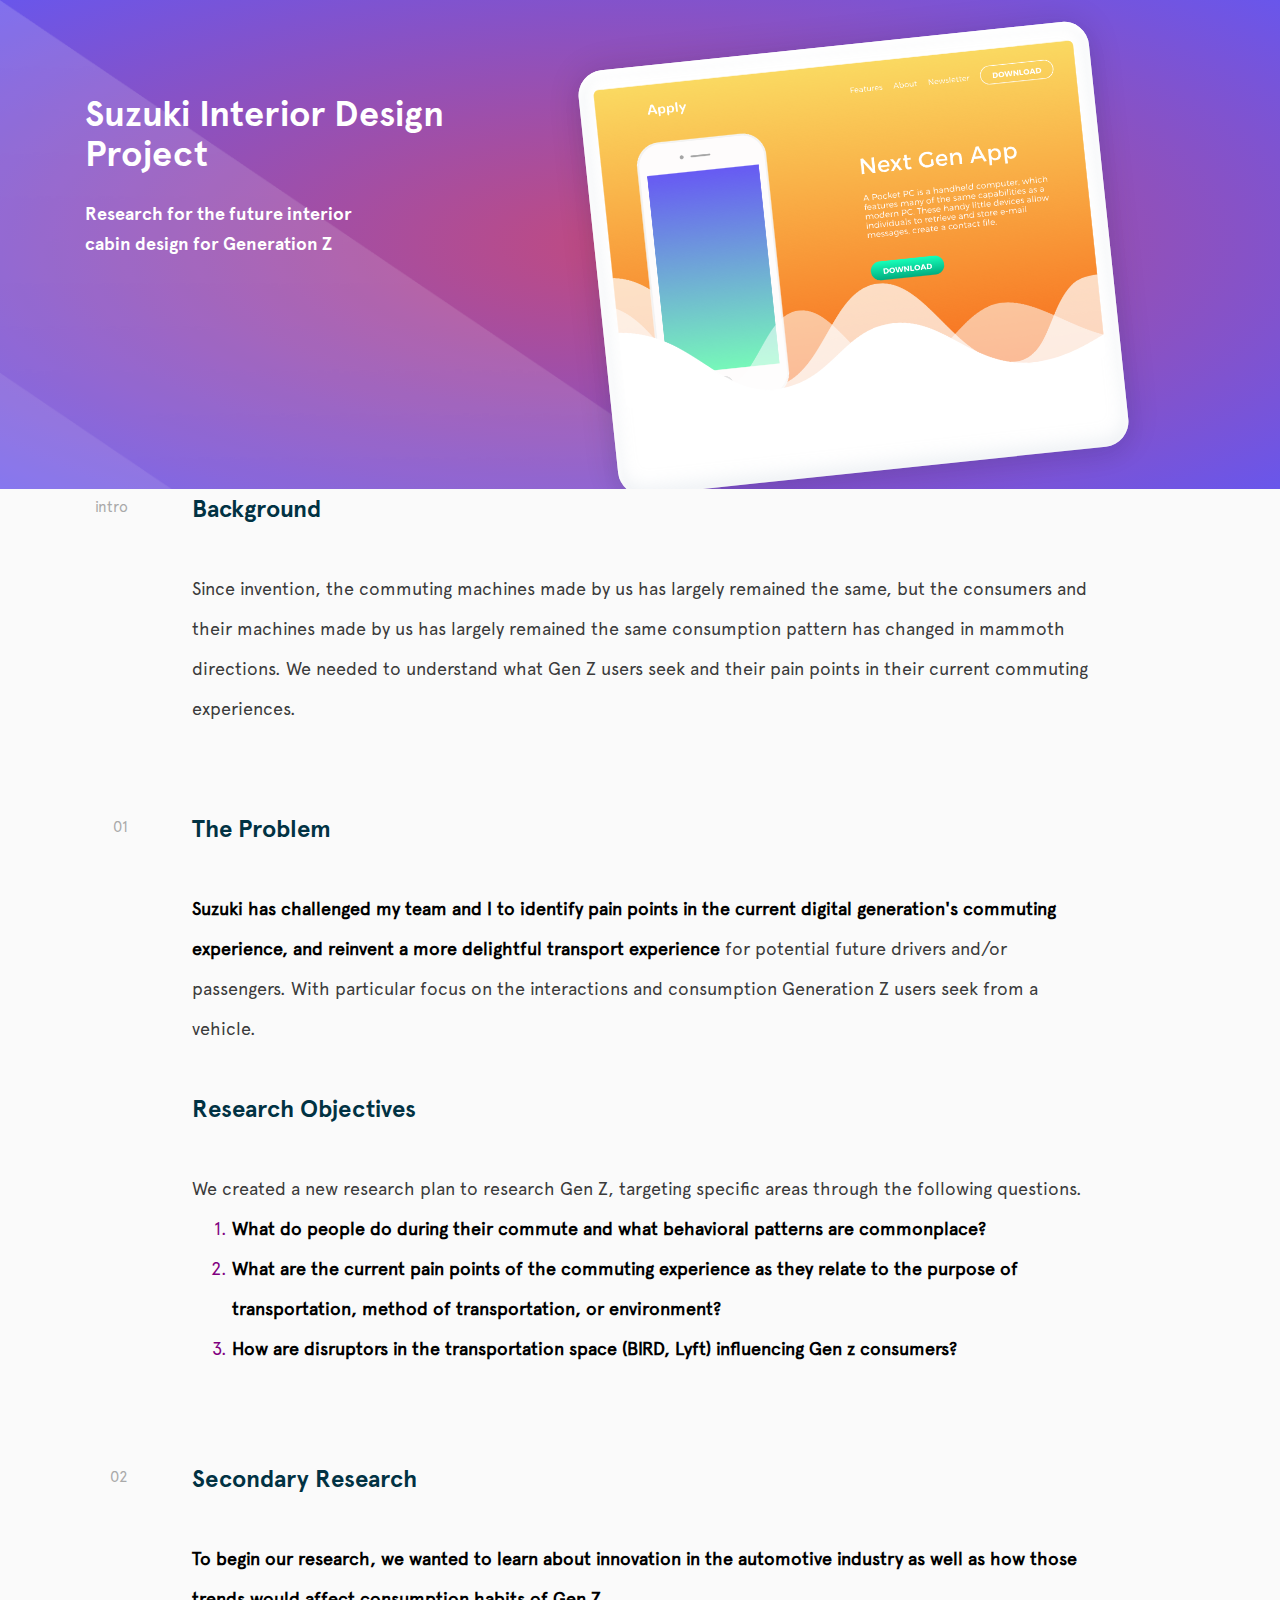
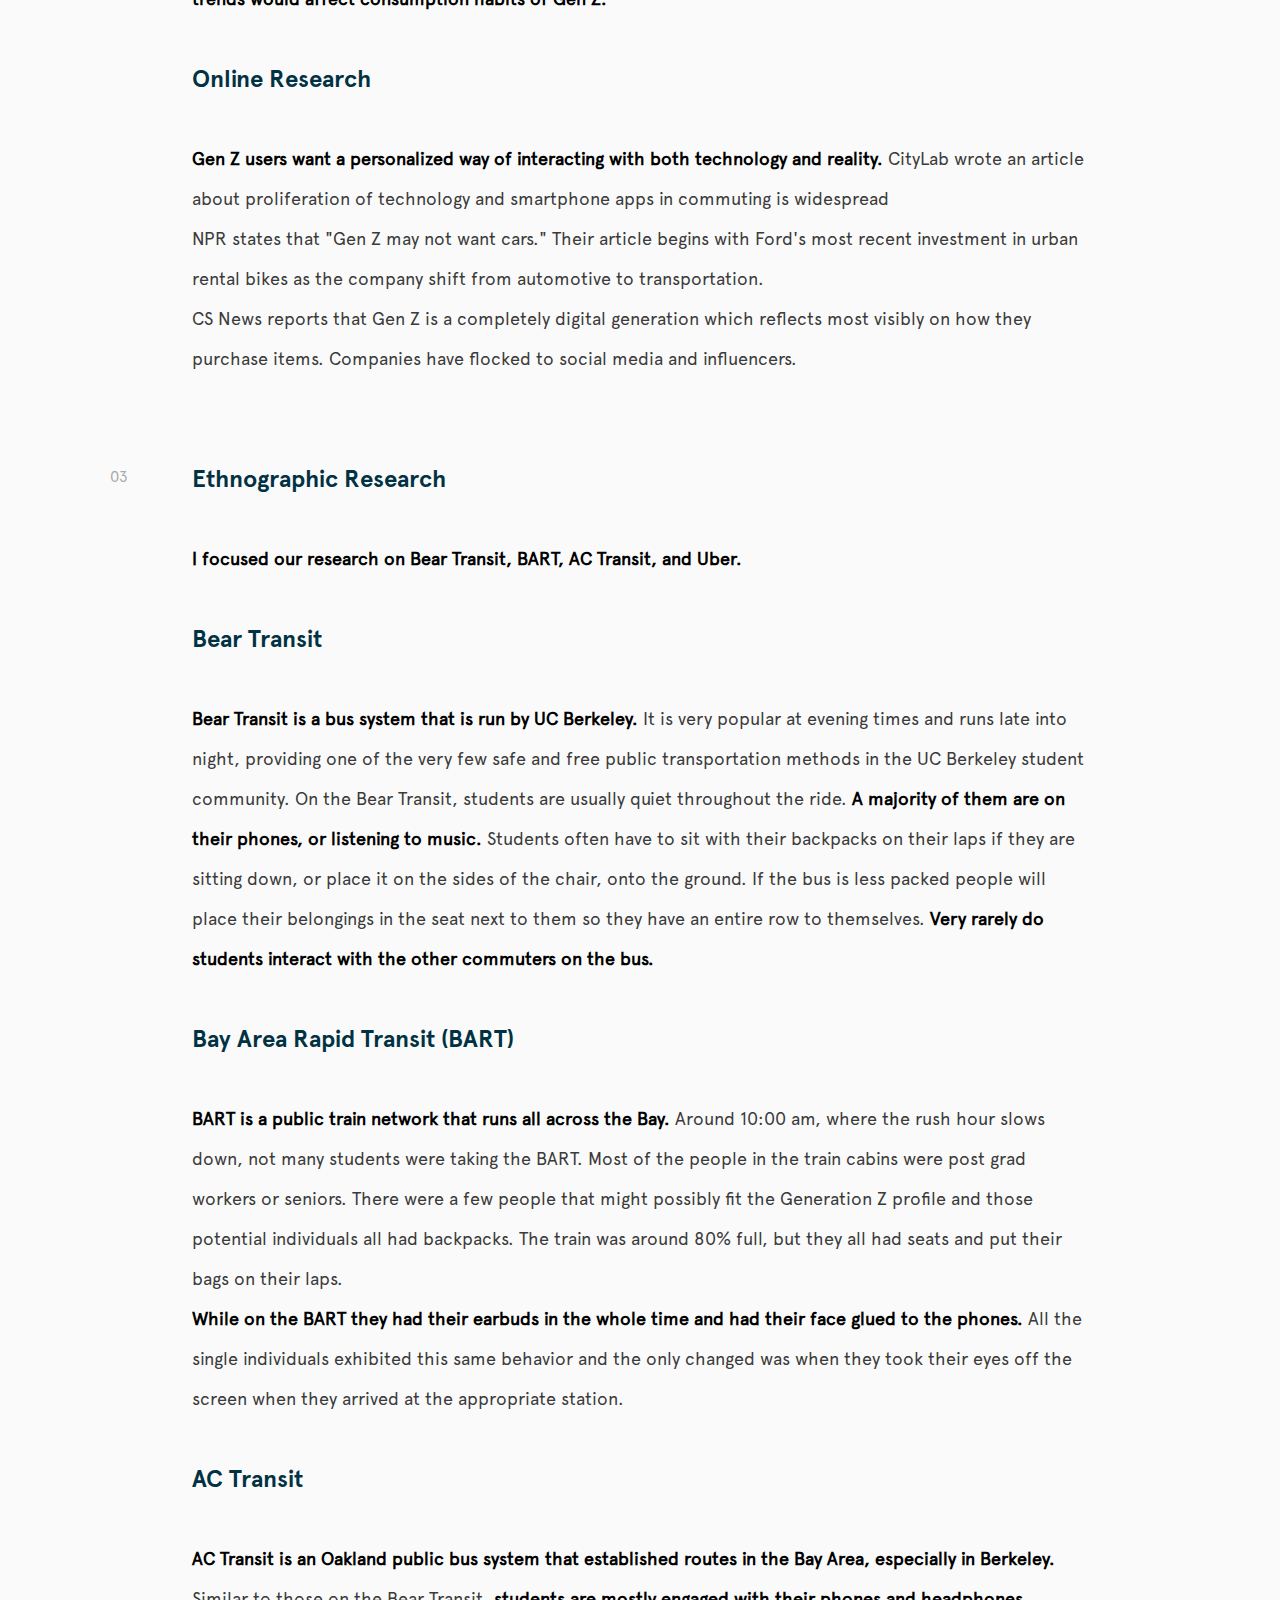
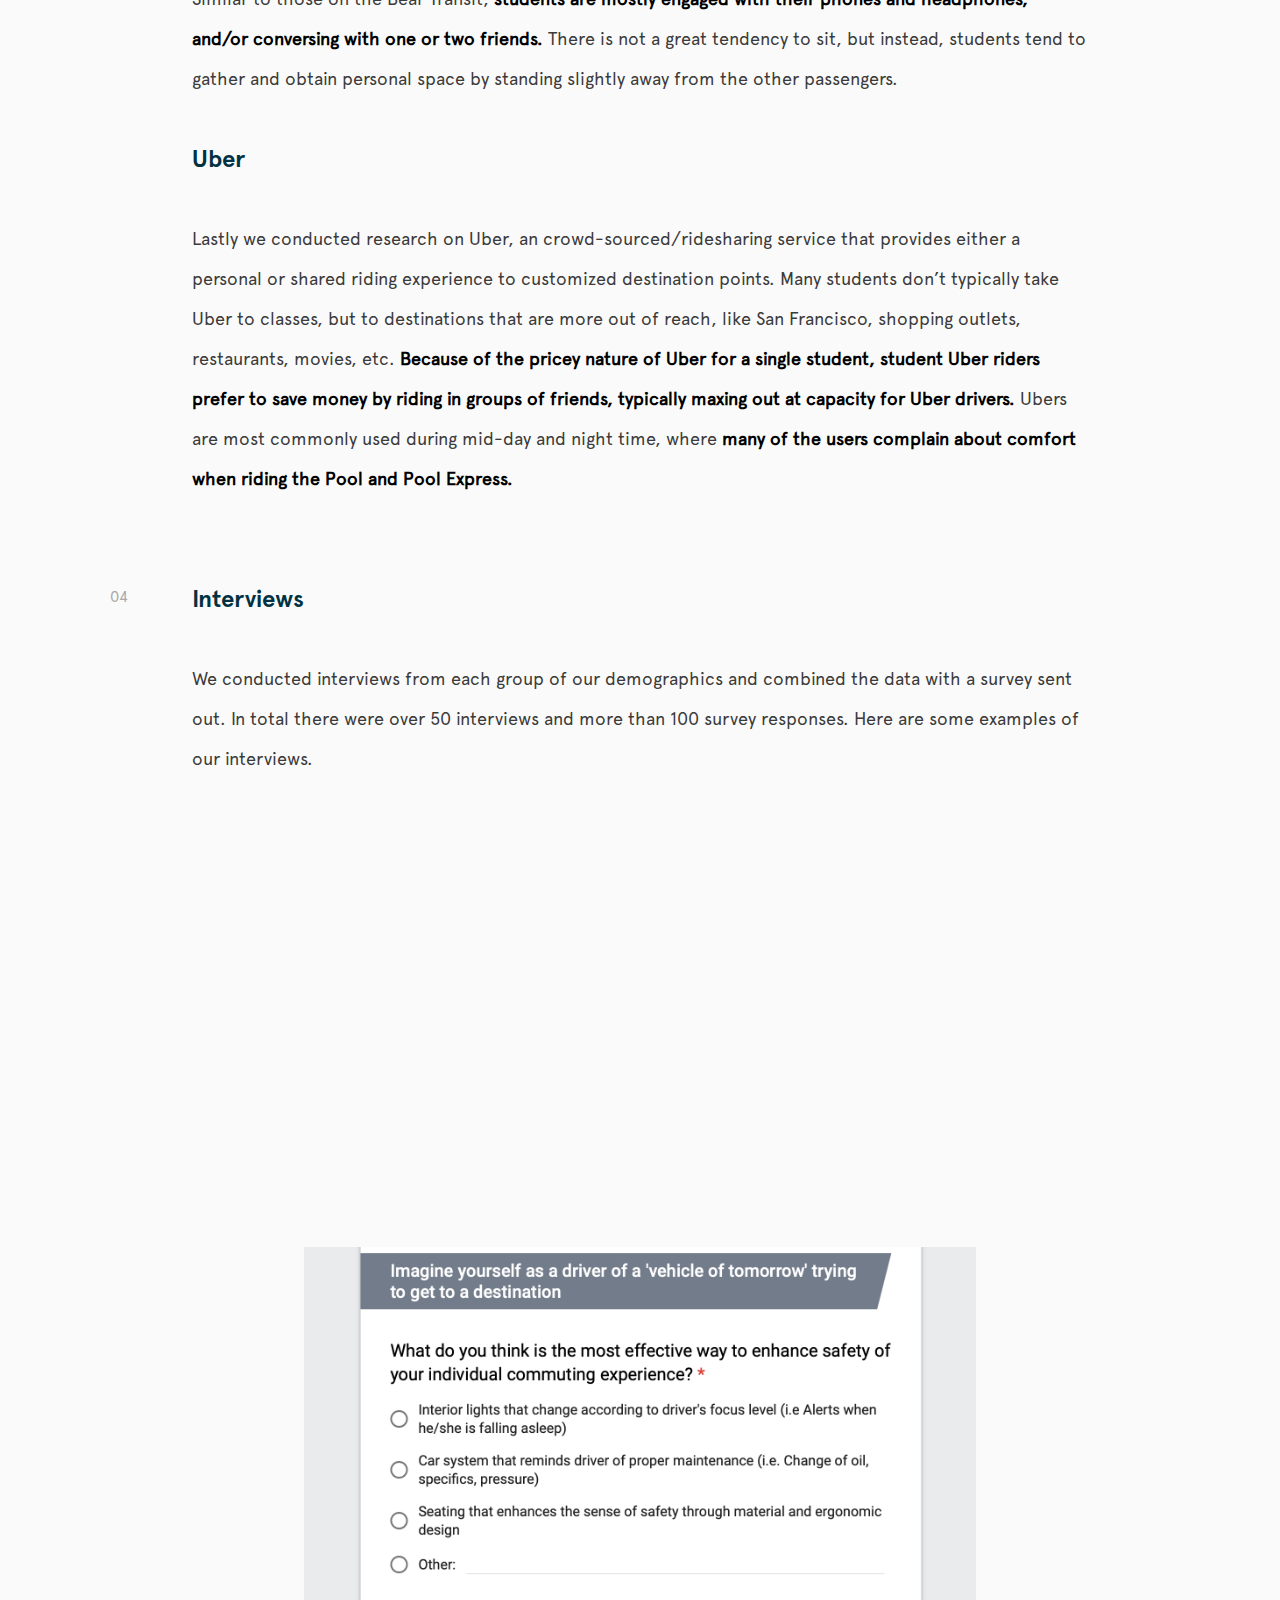
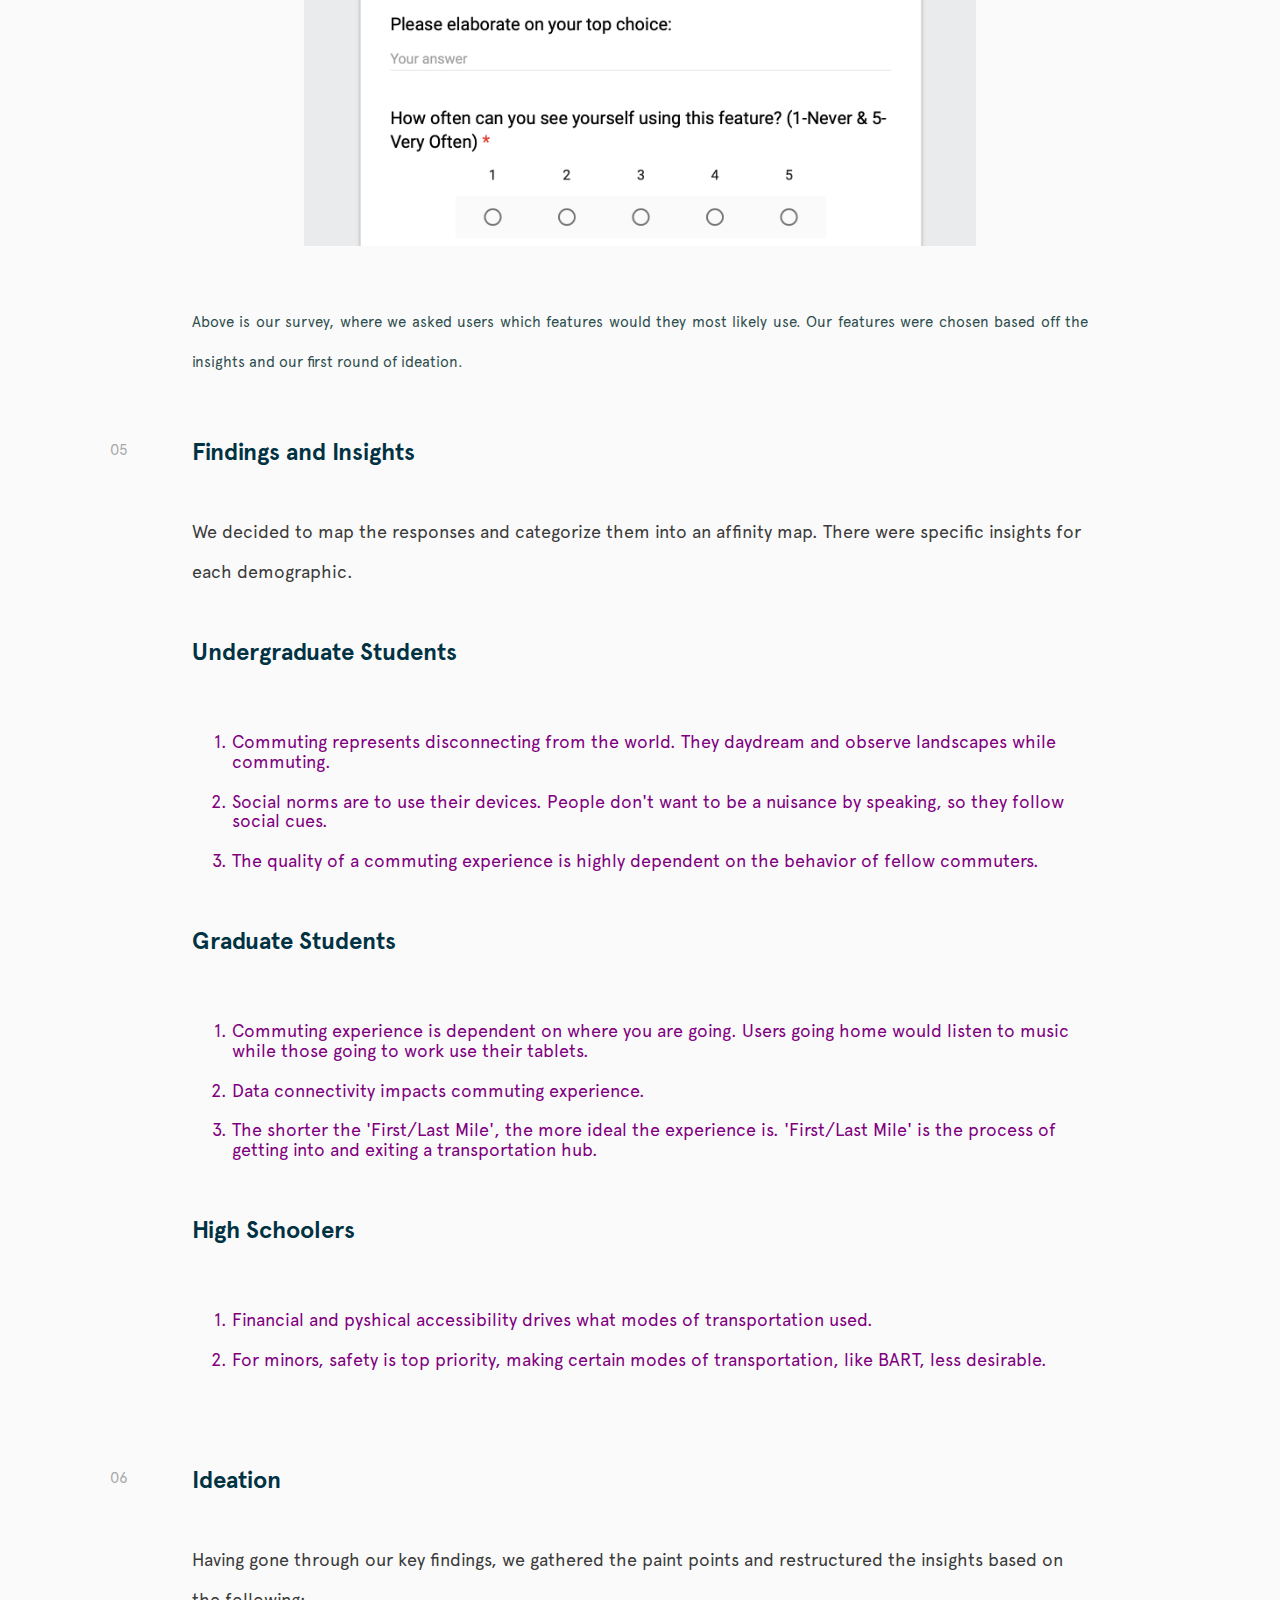
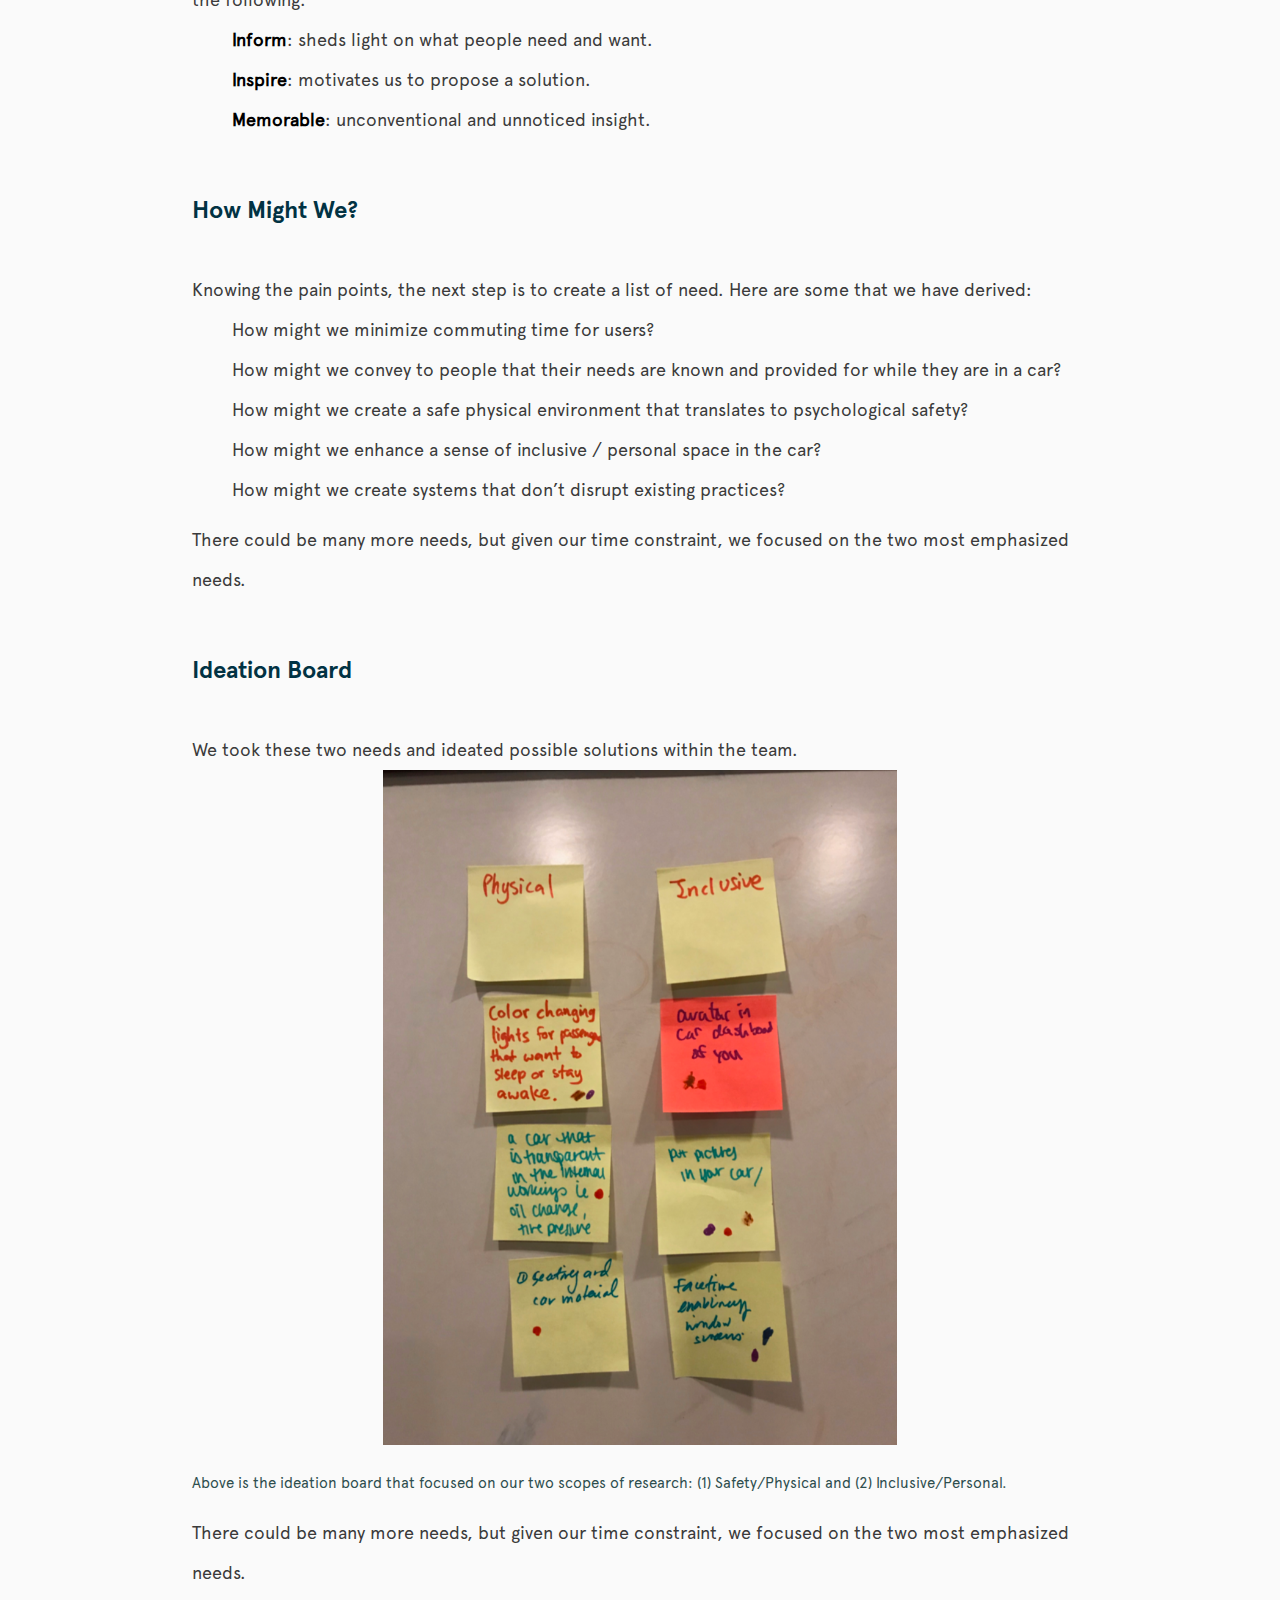
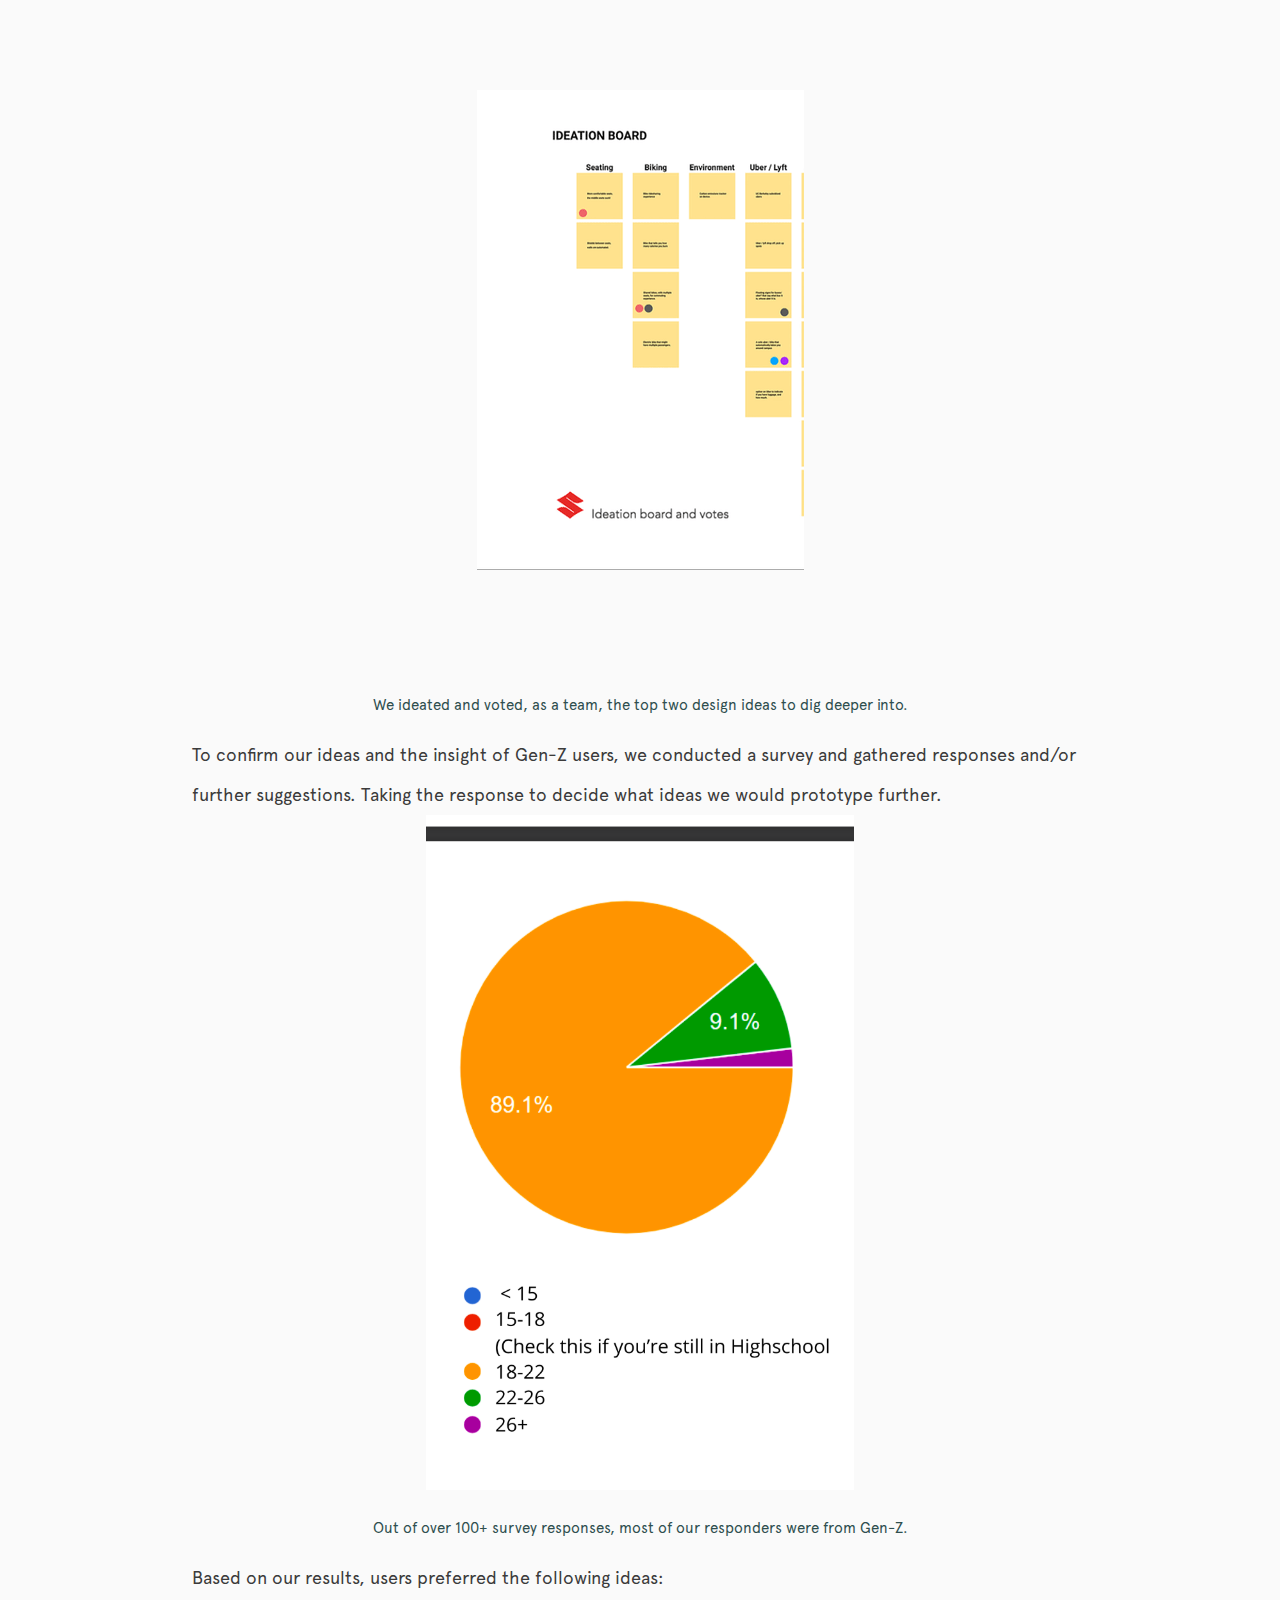
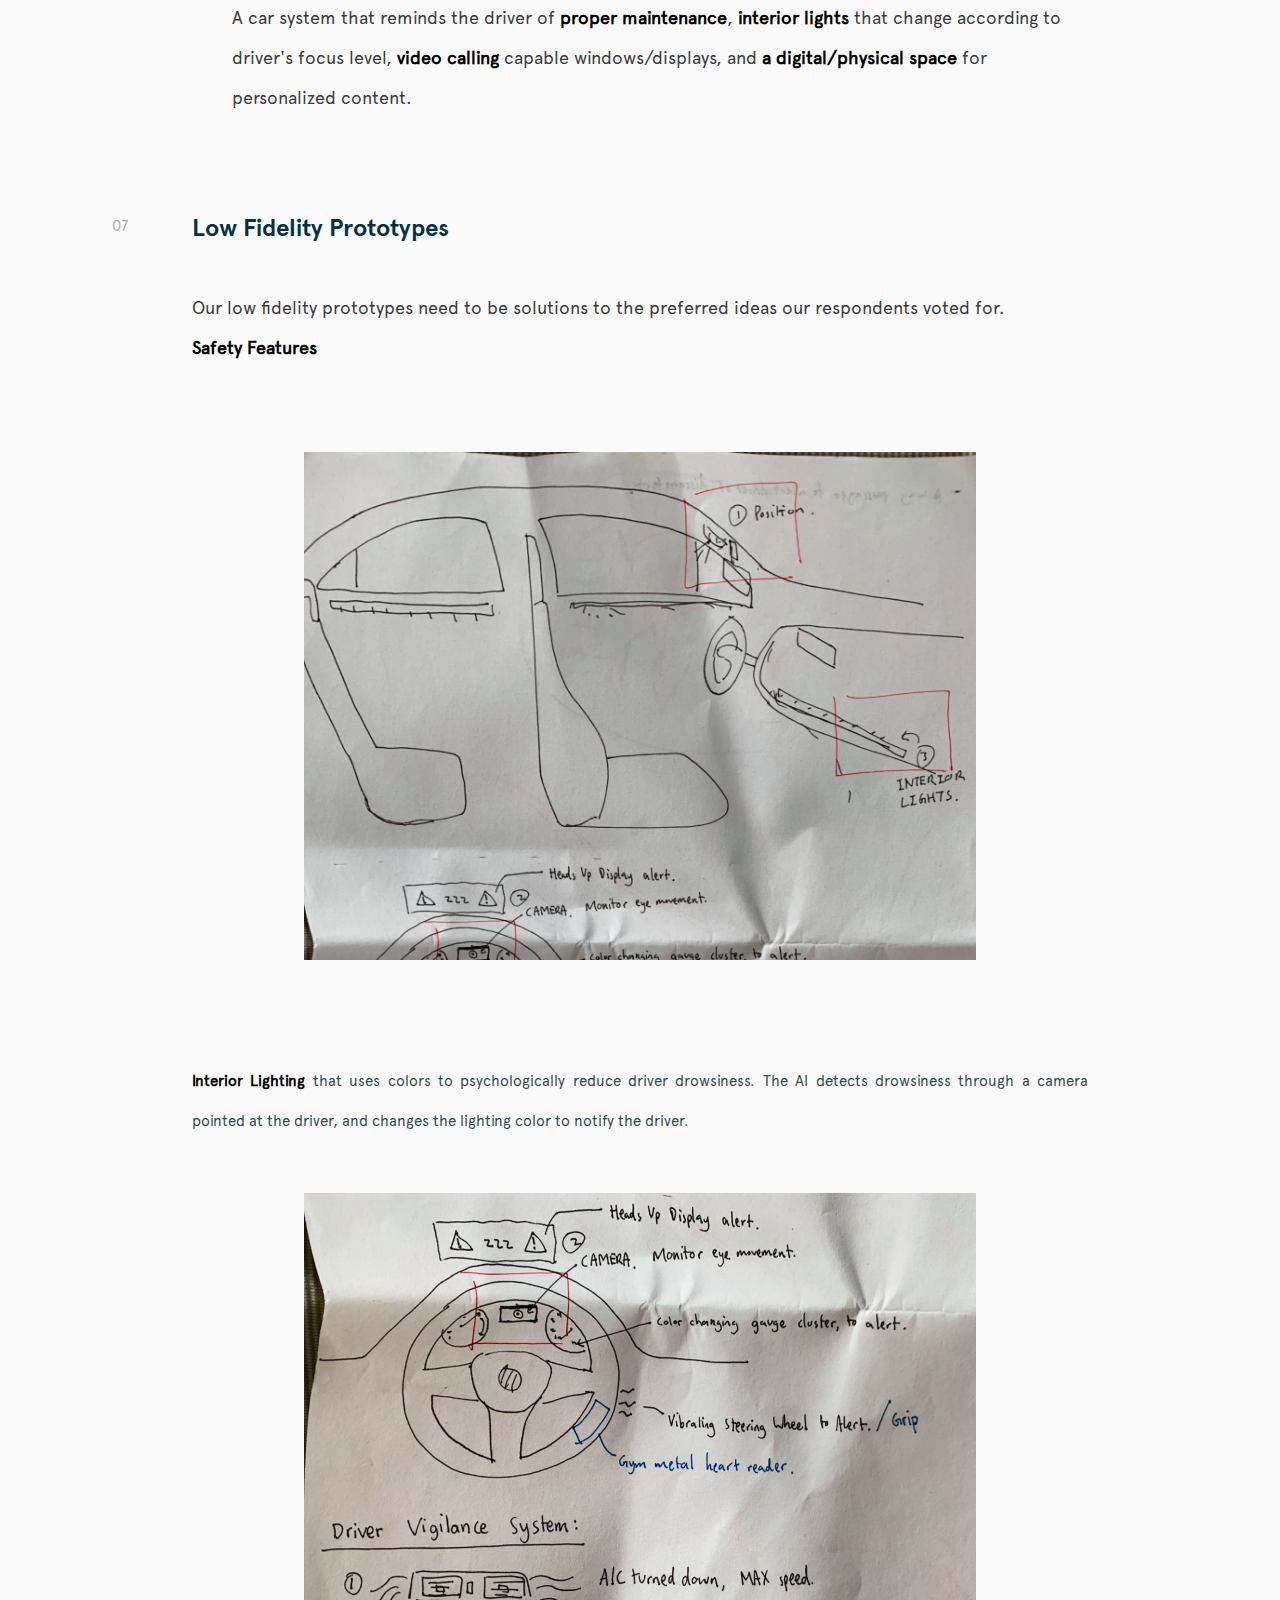
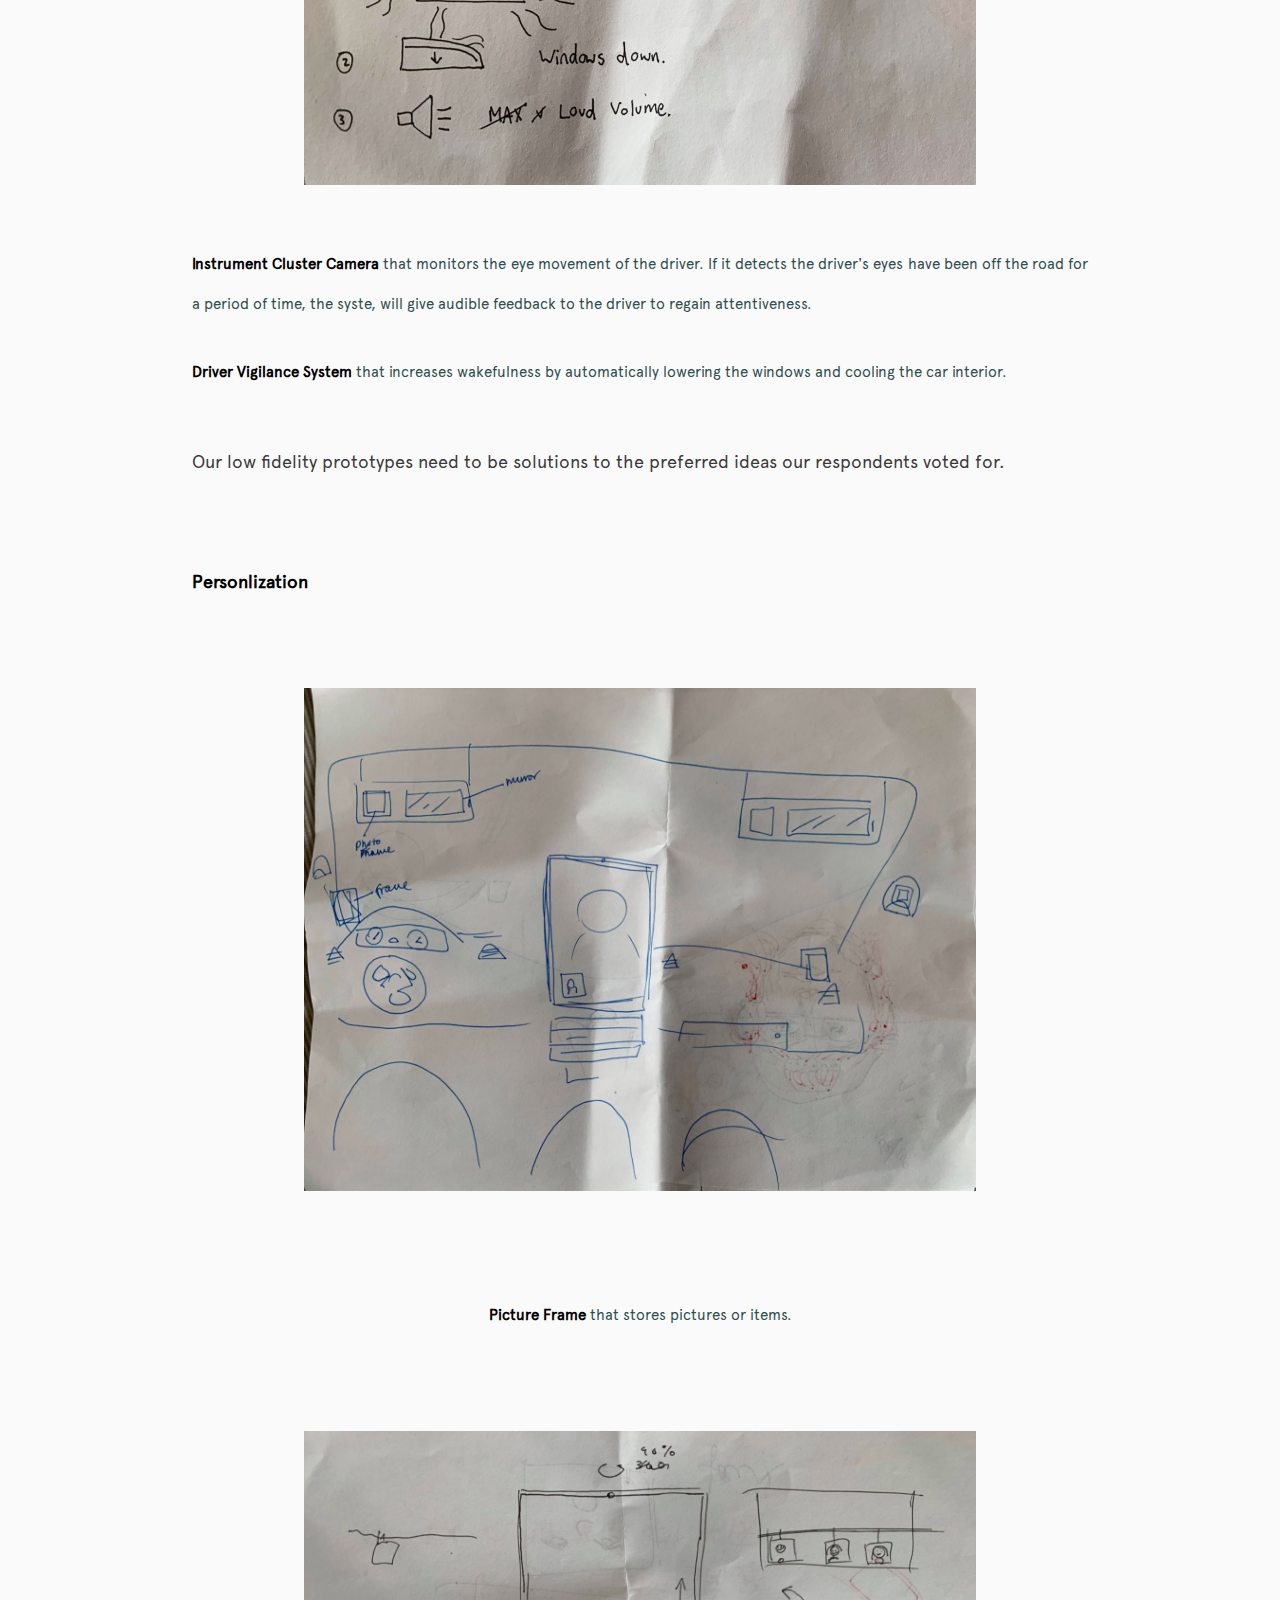
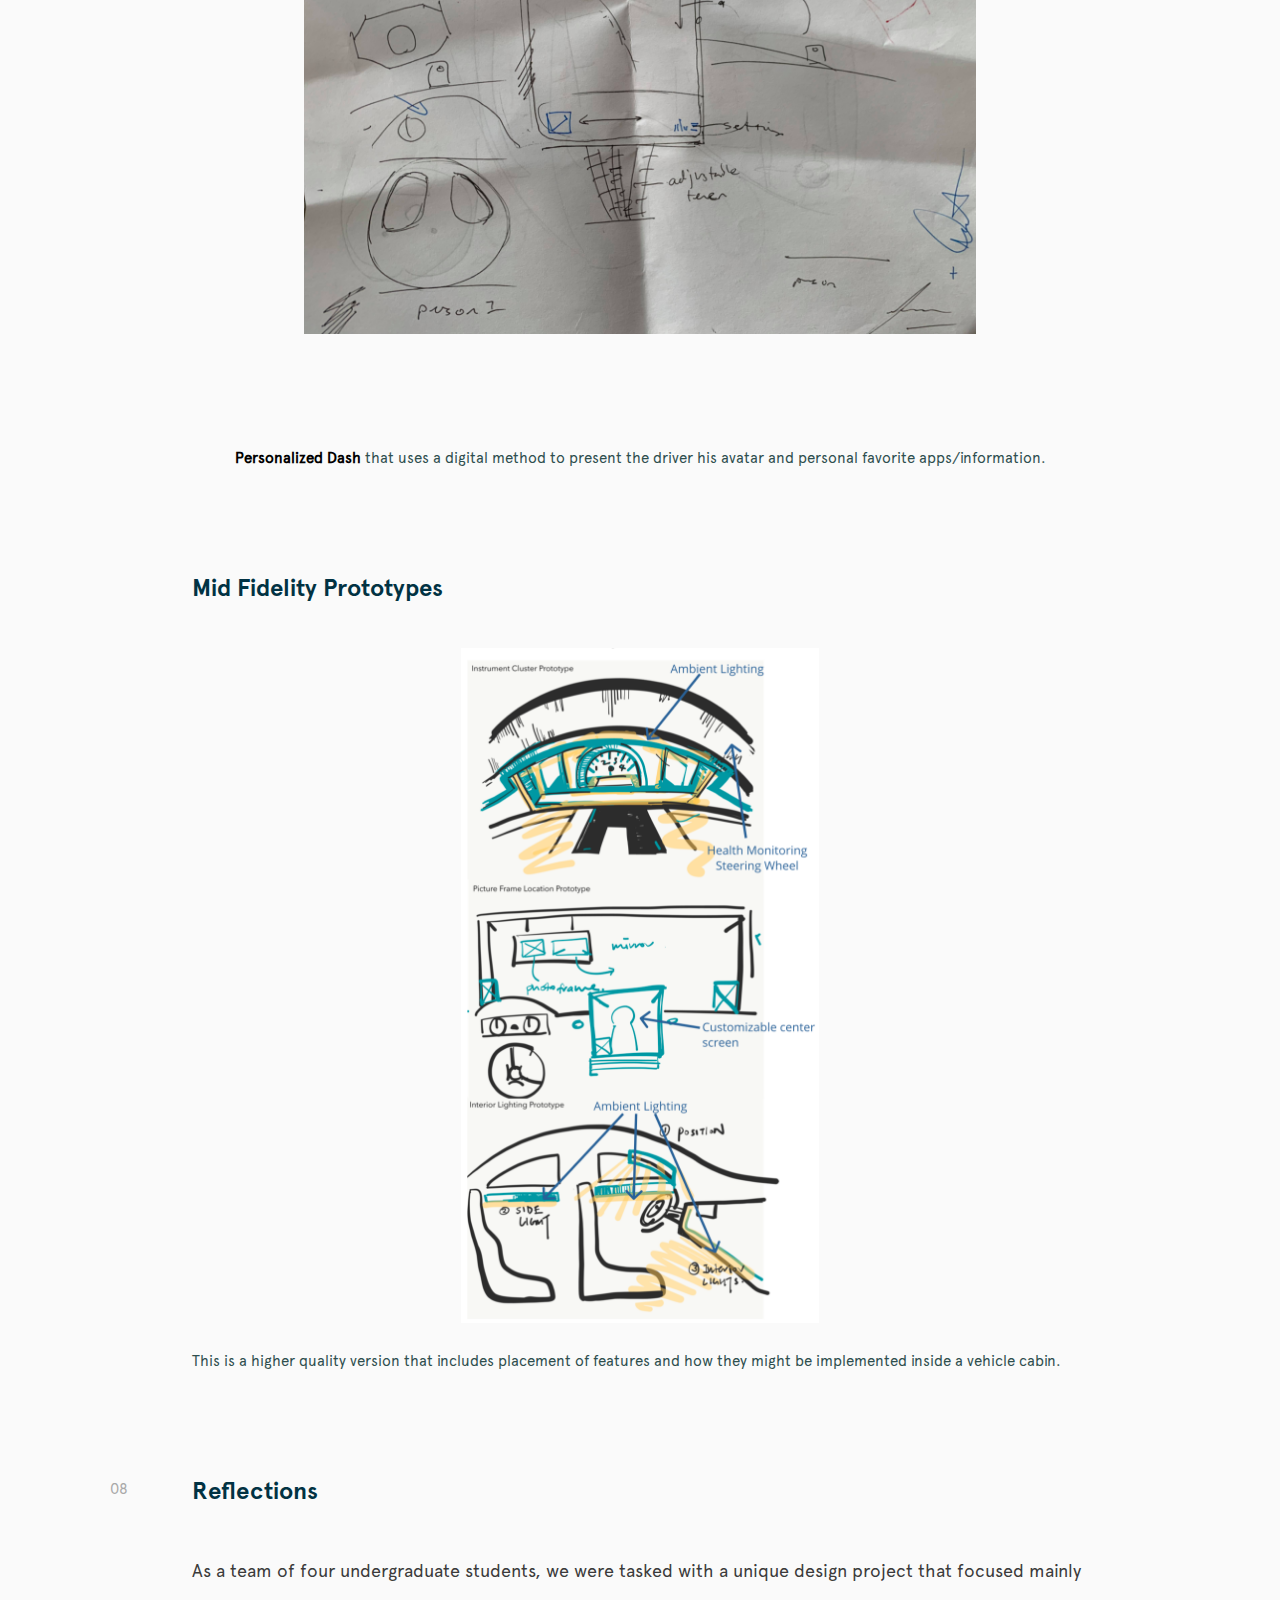
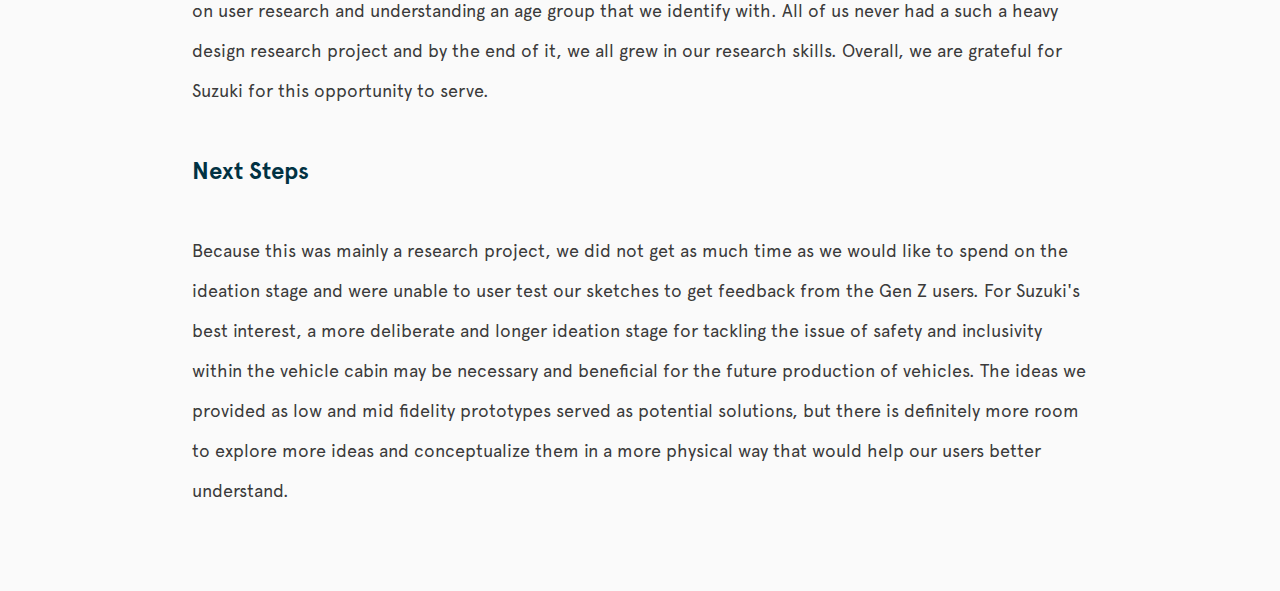
<file: projects/suzuki/index.html>
<html>

<head>
    <meta charset="UTF-8">

    <meta name="viewport" content="width=device-width, initial-scale=1">
    <title>Leon Suzuki Project</title>
    
    <!-- Bootstrap CSS -->
    <link rel="stylesheet" href="assets/css/additional/bootstrap.css">
    <link rel="stylesheet" href="assets/vendors/linericon/style.css">
    <link rel="stylesheet" href="assets/css/additional/font-awesome.min.css">
    <link rel="stylesheet" href="assets/vendors/owl-carousel/owl.carousel.min.css">
    <link rel="stylesheet" href="assets/vendors/lightbox/simpleLightbox.css">
    <link rel="stylesheet" href="assets/vendors/nice-select/css/nice-select.css">
    <link rel="stylesheet" href="assets/vendors/animate-css/animate.css">
    <link rel="stylesheet" href="assets/vendors/popup/magnific-popup.css">
    <link rel="stylesheet" href="assets/vendors/flaticon/flaticon.css">                                                                                                                                                                                                                                                                                                                                                                                                                                                                                                                                                                                                                                                                                                                                                                                                                                                                                                                                                                                                                                                                                                                                                                                                                                                                                                                                                                                                                                                                                                                                                                                                                                                                                                                                                                                                                                                                                                                 
    <!-- Bootstrap CSS -->
    
    <meta name="Nova theme" content="width=device-width, initial-scale=1">
    <link rel="shortcut icon" type="image/png" href="assets/images/favicon.png"/>

    <link rel="stylesheet" href="https://maxcdn.bootstrapcdn.com/bootstrap/3.3.7/css/bootstrap.min.css"
          integrity="sha384-BVYiiSIFeK1dGmJRAkycuHAHRg32OmUcww7on3RYdg4Va+PmSTsz/K68vbdEjh4u" crossorigin="anonymous">

    <link href="https://fonts.googleapis.com/icon?family=Material+Icons"
          rel="stylesheet">
    <link rel="stylesheet" href="assets/css/style.css"/>
    <link rel="stylesheet" href="assets/css/responsive.css"/>

    <link rel="stylesheet" href="https://maxcdn.bootstrapcdn.com/font-awesome/4.7.0/css/font-awesome.min.css"/>

</head>

<body>

<!-- Navigation
    ================================================== -->
<div class="hero-background">
    <div>
        <img class="strips" src="assets/images/strips.png">
    </div>
    <div class="container">

        <!--navigation-->                                                                                                                                                          
        <!-- Hero-Section
          ================================================== -->

        <div class="hero row">
            <div class="hero-right col-sm-6 col-sm-6">
                <h1 class="header-headline bold"> Suzuki Interior Design Project<br></h1>
                <h4 class="header-running-text light"> Research for the future interior cabin design for Generation Z</h4>
            </div><!--hero-left-->

            <div class="col-sm-6 col-sm-6 ipad">
                <img class="ipad-screen img-responsive" src="assets/images/screen.png"/>
            </div>

            <div><img class="mouse" src="assets/images/mouse.svg"/></div>

        </div><!--hero-->

    </div> <!--hero-container-->

</div><!--hero-background-->


<!-- Features
  ================================================== -->


<!-- White-Section
  ================================================== -->

<!--
<div class="white-section row">

    <div class="imac col-sm-6">
        <img class="imac-screen img-responsive" src="assets/images/imac.png">
    </div>

    <div class="col-sm-6">

        <div class="white-section-text">

            <h2 class="imac-section-header light">BACKGROUND</h2>

            <div class="imac-section-desc">

            <span>  <b>As the Smartphone revolution changes how consumers interact with one another, their environment, and the companies they buy from, Suzuki wanted to learn more about Generation Z.</b><br><br>
                Suzuki partnered with Berkeley Innovation to learn about what generation Z, consumers that have been born and raised with technology at their finger tips. Defined as users born from 1997-2003 these consumers will be the focal point of all companies technical or not.</span>
            </div>
        </div>
    </div>
</div>
-->

<!-- Team
  ================================================== -->
<div id="team" class="team">
            <div class="side-section">
            <h4>intro</h4>
            </div>
            
            <div class="section-header">
                <span>  
                    <b>Background</b>
                    <br><br>
                <div class="section-content">
                    <span> Since invention, the commuting machines made by us has largely remained the same, but the consumers and their machines made by us has largely remained the same consumption pattern has changed in mammoth directions. We needed to understand what Gen Z users seek and their pain points in their current commuting experiences.</span>
                </div>
                </span>
            </div>

</div> <!--team-section--->

<div id="team" class="team">
            <div class="side-section">
            <h4>01</h4>
            </div>
            
            <div class="section-header">
                <span>  
                    <b>The Problem</b>
                    <br><br>
                <div class="section-content">
                    <span> <b>Suzuki has challenged my team and I to identify pain points in the current digital generation's commuting experience, and reinvent a more delightful transport experience</b> for potential future drivers and/or passengers. With particular focus on the interactions and consumption Generation Z users seek from a vehicle. </span>
                </div>
                </span>
                
                <span>  
                    <b>Research Objectives</b>
                    <br><br>
                <div class="section-content">
                    <span>We created a new research plan to research Gen Z, targeting specific areas through the following questions.<br>
                    <ol>
                        <li><b>What do people do during their commute and what behavioral patterns are commonplace?</b></li>
                        <li><b>What are the current pain points of the commuting experience as they relate to the purpose of transportation, method of transportation, or environment?</b></li>
                        <li><b>How are disruptors in the transportation space (BIRD, Lyft) influencing Gen z consumers?</b></li>
                    </ol>
                    </span>
                </div>
                </span>
            </div>

</div> <!--team-section--->


<div id="team" class="team">
            <div class="side-section">
            <h4>02</h4>
            </div>
    
            <div class="section-header">
                <span>  
                    <b>Secondary Research</b>
                    <br><br>
                    <div class="section-content">
                        <span> <b>To begin our research, we wanted to learn about innovation in the automotive industry as well as how those trends would affect consumption habits of Gen Z.</b> 
                        </span>
                    </div>
                </span>
                
                <span>
                    <b>Online Research</b>
                    <br><br>
                    <div class="section-content">
                        <b>Gen Z users want a personalized way of interacting with both technology and reality.</b>
                        <span>CityLab wrote an article about proliferation of technology and smartphone apps in commuting is widespread <br> NPR states that "Gen Z may not want cars." Their article begins with Ford's most recent investment in urban rental bikes as the company shift from automotive to transportation.
                        <br>
                        CS News reports that Gen Z is a completely digital generation which reflects most visibly on how they purchase items. Companies have flocked to social media and influencers.
                        <br>
                        
                        </span>
                        
                    </div>
                </span>
            </div>

</div>
    
<div id="team" class="team">
            <div class="side-section">
            <h4>03</h4>
            </div>
    
            <div class="section-header">
                <span>  
                    <b>Ethnographic Research</b>
                    <br><br>
                    <div class="section-content">
                        <span> <b>I focused our research on Bear Transit, BART, AC Transit, and Uber.</b> 
                        </span>
                    </div>
                </span>
                
                <span>
                    <b>Bear Transit</b>
                    <br><br>
                    <div class="section-content">
                        <b>Bear Transit is a bus system that is run by UC Berkeley.</b>
                        <span>It is very popular at evening times and runs late into night, providing one of the very few safe and free public transportation methods in the UC Berkeley student community. On the Bear Transit, students are usually quiet throughout the ride. <b>A majority of them are on their phones, or listening to music.</b> Students often have to sit with their backpacks on their laps if they are sitting down, or place it on the sides of the chair, onto the ground. If the bus is less packed people will place their belongings in the seat next to them so they have an entire row to themselves. <b>Very rarely do students interact with the other commuters on the bus.</b>

                        <br>
                        
                        </span>
                        
                    </div>
                </span>
                <span>
                    <b>Bay Area Rapid Transit (BART)</b>
                    <br><br>
                    <div class="section-content">
                        <b>BART is a public train network that runs all across the Bay.</b>
                        <span>Around 10:00 am, where the rush hour slows down, not many students were taking the BART. Most of the people in the train cabins were post grad workers or seniors. There were a few people that might possibly fit the Generation Z profile and those potential individuals all had backpacks. The train was around 80% full, but they all had seats and put their bags on their laps.
                        <br>
                            <b>While on the BART they had their earbuds in the whole time and had their face glued to the phones.</b> All the single individuals exhibited this same behavior and the only changed was when they took their eyes off the screen when they arrived at the appropriate station.
                        </span>
                        
                    </div>
                </span>
                <span>
                    <b>AC Transit</b>
                    <br><br>
                    <div class="section-content">
                        <b>AC Transit is an Oakland public bus system that established routes in the Bay Area, especially in Berkeley.</b>
                        Similar to those on the Bear Transit, <b>students are mostly engaged with their phones and headphones, and/or conversing with one or two friends.</b> There is not a great tendency to sit, but instead, students tend to gather and obtain personal space by standing slightly away from the other passengers.
                        
                        
                    </div>
                </span>
                <span>
                    <b>Uber</b>
                    <br><br>
                    <div class="section-content">
                        Lastly we conducted research on Uber, an crowd-sourced/ridesharing service that provides either a personal or shared riding experience to customized destination points. Many students don’t typically take Uber to classes, but to destinations that are more out of reach, like San Francisco, shopping outlets, restaurants, movies, etc. <b>Because of the pricey nature of Uber for a single student, student Uber riders prefer to save money by riding in groups of friends, typically maxing out at capacity for Uber drivers. </b>
                        Ubers are most commonly used during mid-day and night time, where <b>many of the users complain about comfort when riding the Pool and Pool Express.</b>

                        
                    </div>
                </span>
            </div>

</div>
    
<div id="team" class="team">
            <div class="side-section">
            <h4>04</h4>
            </div>
    
            <div class="section-header">
                <span>  
                    <b>Interviews</b>
                    <br><br>
                    <div class="section-content">
                        <span> We conducted interviews from each group of our demographics and combined the data with a survey sent out. In total there were over 50 interviews and more than 100 survey responses. Here are some examples of our interviews.
                        </span>
                    </div>
                    <!-- Features Container -->
                    <div class="features-container row">
                        <div class="col-sm-4 feature">

                            <div class="feature-icon feature-no-display">
                                <img class="feature-img" src="assets/images/female-college-student-woman.jpg">
                            </div>
                            <h5 class="feature-subtext light feature-no-display"> Maria O. </h5>
                            <h6 class="feature-subtext light feature-no-display">Commuting is not enjoyable... Especially in the bay, there will be times that it can take over and hour and a half to get to your destination. Doesn't interact with people on the BART. Takes forever for ubers to come- doesn't talk to the driver or other passengers.</h6>
                            
                        </div>

                        <div class="col-sm-4 feature">
                            <div class="feature-icon feature-no-display feature-display-mid">
                                <img class="feature-img" src="assets/images/College-Student-Female-woman.jpg">
                            </div>
                            <h5 class="feature-subtext light feature-no-display"> Jamie K. </h5>
                            <h6 class="feature-subtext light feature-no-display">During her commute, she listens to music via Spotify, and prefers not to text given safety concerns throughout the transport / eye-discomfort. She prefers walking over other modes of transport due to proximity and no waiting time.</h6>
                        </div>

                        <div class="col-sm-4 feature">
                            <div class="feature-icon feature-no-display feature-display-last">
                                <img class="feature-img" src="assets/images/blackStudentMusicHeadphonesMaleMan.png">
                            </div>
                            <h5 class="feature-subtext light feature-no-display"> Scott S. </h5>
                            <h6 class="feature-subtext light feature-no-display">He mainly takes Bear Transit to his research lab for work purposes. Somtimes he like to walk. Recreationally, he has his friends drive him, because he doesn’t have a license. Travels to Alameda frequently and Oakland for food and shopping.  Takes the Uber to go shopping.</h6>
                        </div>


                    </div> <!--features-container-->
                </span>
                <div class="feature-image">
                    <img class="feature-img-large" src="assets/images/survey.png"/>
                    <div class="feature-img-large-text">
                        <p>Above is our survey, where we asked users which features would they most likely use. Our features were chosen based off the insights and our first round of ideation.</p>
                    </div>
                </div>
            </div>
</div>
    
<div id="team" class="team">
            <div class="side-section">
            <h4>05</h4>
            </div>
    
            <div class="section-header">
                <span>  
                    <b>Findings and Insights</b>
                    <br><br>
                    <div class="section-content">
                        <span> 
                        We decided to map the responses and categorize them into an affinity map. There were specific insights for each demographic.
                        </span>
                    </div>
                </span>
                
                <span>
                    <b>Undergraduate Students</b>
                    <br><br>
                    <div class="section-content">
                        <ol>
                        <li>
                            <h4>Commuting represents disconnecting from the world. They daydream and observe landscapes while commuting.</h4>
                        </li>
                        <li>
                            <h4>Social norms are to use their devices. People don't want to be a nuisance by speaking, so they follow social cues.</h4>
                        </li>
                        <li>
                            <h4>The quality of a commuting experience is highly dependent on the behavior of fellow commuters.</h4>
                        </li>
                        </ol>
                        
                    </div>
                </span>
                <span>
                    <b>Graduate Students</b>
                    <br><br>
                    <div class="section-content">
                        <ol>
                        <li>
                            <h4>Commuting experience is dependent on where you are going. Users going home would listen to music while those going to work use their tablets.</h4>
                        </li>
                        <li>
                            <h4>Data connectivity impacts commuting experience.</h4>
                        </li>
                        <li>
                            <h4>The shorter the 'First/Last Mile', the more ideal the experience is. 'First/Last Mile' is the process of getting into and exiting a transportation hub.</h4>
                        </li>
                        </ol>
                        
                    </div>
                </span>
                <span>
                    <b>High Schoolers</b>
                    <br><br>
                    <div class="section-content">
                        <ol>
                        <li>
                            <h4>Financial and pyshical accessibility drives what modes of transportation used.</h4>
                        </li>
                        <li>
                            <h4>For minors, safety is top priority, making certain modes of transportation, like BART, less desirable.</h4>
                        </li>
                        </ol>
                    </div>
                </span>
            </div>

</div>
    
<div id="team" class="team">
            <div class="side-section">
            <h4>06</h4>
            </div>
    
            <div class="section-header">
                <span>  
                    <b>Ideation</b>
                    <br><br>
                    <div class="section-content">
                        <span> 
                            Having gone through our key findings, we gathered the paint points and restructured the insights based on the following:
                        </span>
                        <ul>
                            <li><b>Inform</b>: sheds light on what people need and want.</li>
                            <li><b>Inspire</b>: motivates us to propose a solution.</li>
                            <li><b>Memorable</b>: unconventional and unnoticed insight.</li>
                        </ul>
                    </div>
                </span>
                
                <span>  
                    <b>How Might We?</b>
                    <br><br>
                    <div class="section-content">
                        <span> 
                            Knowing the pain points, the next step is to create a list of need. Here are some that we have derived:
                        </span>
                        <ul>
                            <li>How might we minimize commuting time for users?</li>
                            <li>How might we convey to people that their needs are known and provided for while they are in a car?</li>
                            <li>How might we create a safe physical environment that translates to psychological safety?</li>
                            <li>How might we enhance a sense of inclusive / personal space in the car?</li>
                            <li>How might we create systems that don’t disrupt existing practices? </li>
                        </ul>
                        
                        There could be many more needs, but given our time constraint, we focused on the two most emphasized needs.
                        <ul></ul>
                    </div>
                </span>
                
                <span>  
                    <b>Ideation Board</b>
                    <br><br>
                    <div class="section-content">
                        <span> 
                            We took these two needs and ideated possible solutions within the team.
                            <img class="feature-img-large" src="assets/images/ideation_board_01.png"/>
                            <div class="feature-img-large-text">
                                <p>Above is the ideation board that focused on our two scopes of research: (1) Safety/Physical and (2) Inclusive/Personal.</p>
                            </div>
                        </span>
                        <span>There could be many more needs, but given our time constraint, we focused on the two most emphasized needs.
                            <img class="feature-img-large" src="assets/images/ideation_board.gif"/>
                            <div class="feature-img-large-text">
                                <center><p>We ideated and voted, as a team, the top two design ideas to dig deeper into.</p></center>
                            </div>
                            To confirm our ideas and the insight of Gen-Z users, we conducted a survey and gathered responses and/or further suggestions. Taking the response to decide what ideas we would prototype further.
                            <img class="feature-img-large" src="assets/images/survey_demographics.png"/>
                            <div class="feature-img-large-text">
                                <center><p>Out of over 100+ survey responses, most of our responders were from Gen-Z.</p></center>
                            </div>
                            Based on our results, users preferred the following ideas:
                            <ul>
                                <li>A car system that reminds the driver of <b>proper maintenance</b>, <b>interior lights</b> that change according to driver's focus level, <b>video calling</b> capable windows/displays, and <b>a digital/physical space</b> for personalized content.</li>
                            </ul>
                        </span>
                        
                        <ul></ul>
                    </div>
                </span>
            </div>

</div>
    
<div id="team" class="team">
            <div class="side-section">
            <h4>07</h4>
            </div>
    
            <div class="section-header">
                <span>  
                    <b>Low Fidelity Prototypes</b>
                    <br><br>
                    <div class="section-content">
                        <span>
                            Our low fidelity prototypes need to be solutions to the preferred ideas our respondents voted for.
                        </span>
                        <br>
                        <span>
                        <b>Safety Features</b>
                        </span>
                        <img class="feature-img-large" src="assets/images/interior_lighting.png"/>
                            <div class="feature-img-large-text">
                                <p><b>Interior Lighting</b> that uses colors to psychologically reduce driver drowsiness. The AI detects drowsiness through a camera pointed at the driver, and changes the lighting color to notify the driver.</p>
                            </div>
                        
                        <img class="feature-img-large" src="assets/images/instrument_camera.png"/>
                            <div class="feature-img-large-text">
                                <p><b>Instrument Cluster Camera</b> that monitors the eye movement of the driver. If it detects the driver's eyes have been off the road for a period of time, the syste, will give audible feedback to the driver to regain attentiveness.</p>
                            </div>
                        <div class="feature-img-large-text">
                            <p><b>Driver Vigilance System</b> that increases wakefulness by automatically lowering the windows and cooling the car interior.</p>
                        </div>
                        
                    </div>
                    
                    <div class="section-content">
                        <span>
                            Our low fidelity prototypes need to be solutions to the preferred ideas our respondents voted for.
                        </span>
                        <br>
                        <span>
                            <br><br>
                        <b>Personlization</b>
                        </span>
                        <img class="feature-img-large" src="assets/images/picture_framing.png"/>
                            <div class="feature-img-large-text">
                                <center><p><b>Picture Frame</b> that stores pictures or items.</p></center>
                            </div>
                        
                        <img class="feature-img-large" src="assets/images/personalized_dash.png"/>
                            <div class="feature-img-large-text">
                                <center><p><b>Personalized Dash</b> that uses a digital method to present the driver his avatar and personal favorite apps/information.</p></center>
                            </div>
                    </div>
                </span>
            </div>
    
            <div class="section-header">
                <span>  
                    <b>Mid Fidelity Prototypes</b>
                    <br><br>
                    <div class="section-content">
                        <img class="feature-img-large" src="assets/images/mid_fi.png"/>
                            <div class="feature-img-large-text">
                                <p>This is a higher quality version that includes placement of features and how they might be implemented inside a vehicle cabin.</p>
                            </div>
                        
                    </div>
                    
                </span>
            </div>

</div>
    
<div id="team" class="team">
            <div class="side-section">
            <h4>08</h4>
            </div>
    
            <div class="section-header">
                <span>  
                    <b>Reflections</b>
                    <br><br>
                    <div class="section-content">
                        <span> As a team of four undergraduate students, we were tasked with a unique design project that focused mainly on user research and understanding an age group that we identify with. All of us never had a such a heavy design research project and by the end of it, we all grew in our research skills. Overall, we are grateful for Suzuki for this opportunity to serve.
                        </span>
                    </div>
                </span>
                <span>  
                    <b>Next Steps</b>
                    <br><br>
                    <div class="section-content">
                        <span> 
                            Because this was mainly a research project, we did not get as much time as we would like to spend on the ideation stage and were unable to user test our sketches to get feedback from the Gen Z users. For Suzuki's best interest, a more deliberate and longer ideation stage for tackling the issue of safety and inclusivity within the vehicle cabin may be necessary and beneficial for the future production of vehicles. The ideas we provided as low and mid fidelity prototypes served as potential solutions, but there is definitely more room to explore more ideas and conceptualize them in a more physical way that would help our users better understand.
                        </span>
                    </div>
                </span>
                
            </div>

</div>


<script src="https://code.jquery.com/jquery-3.2.1.min.js"
        integrity="sha256-hwg4gsxgFZhOsEEamdOYGBf13FyQuiTwlAQgxVSNgt4="
        crossorigin="anonymous"></script>

<script src="assets/js/script.js"></script>

</body>

</html>
</file>
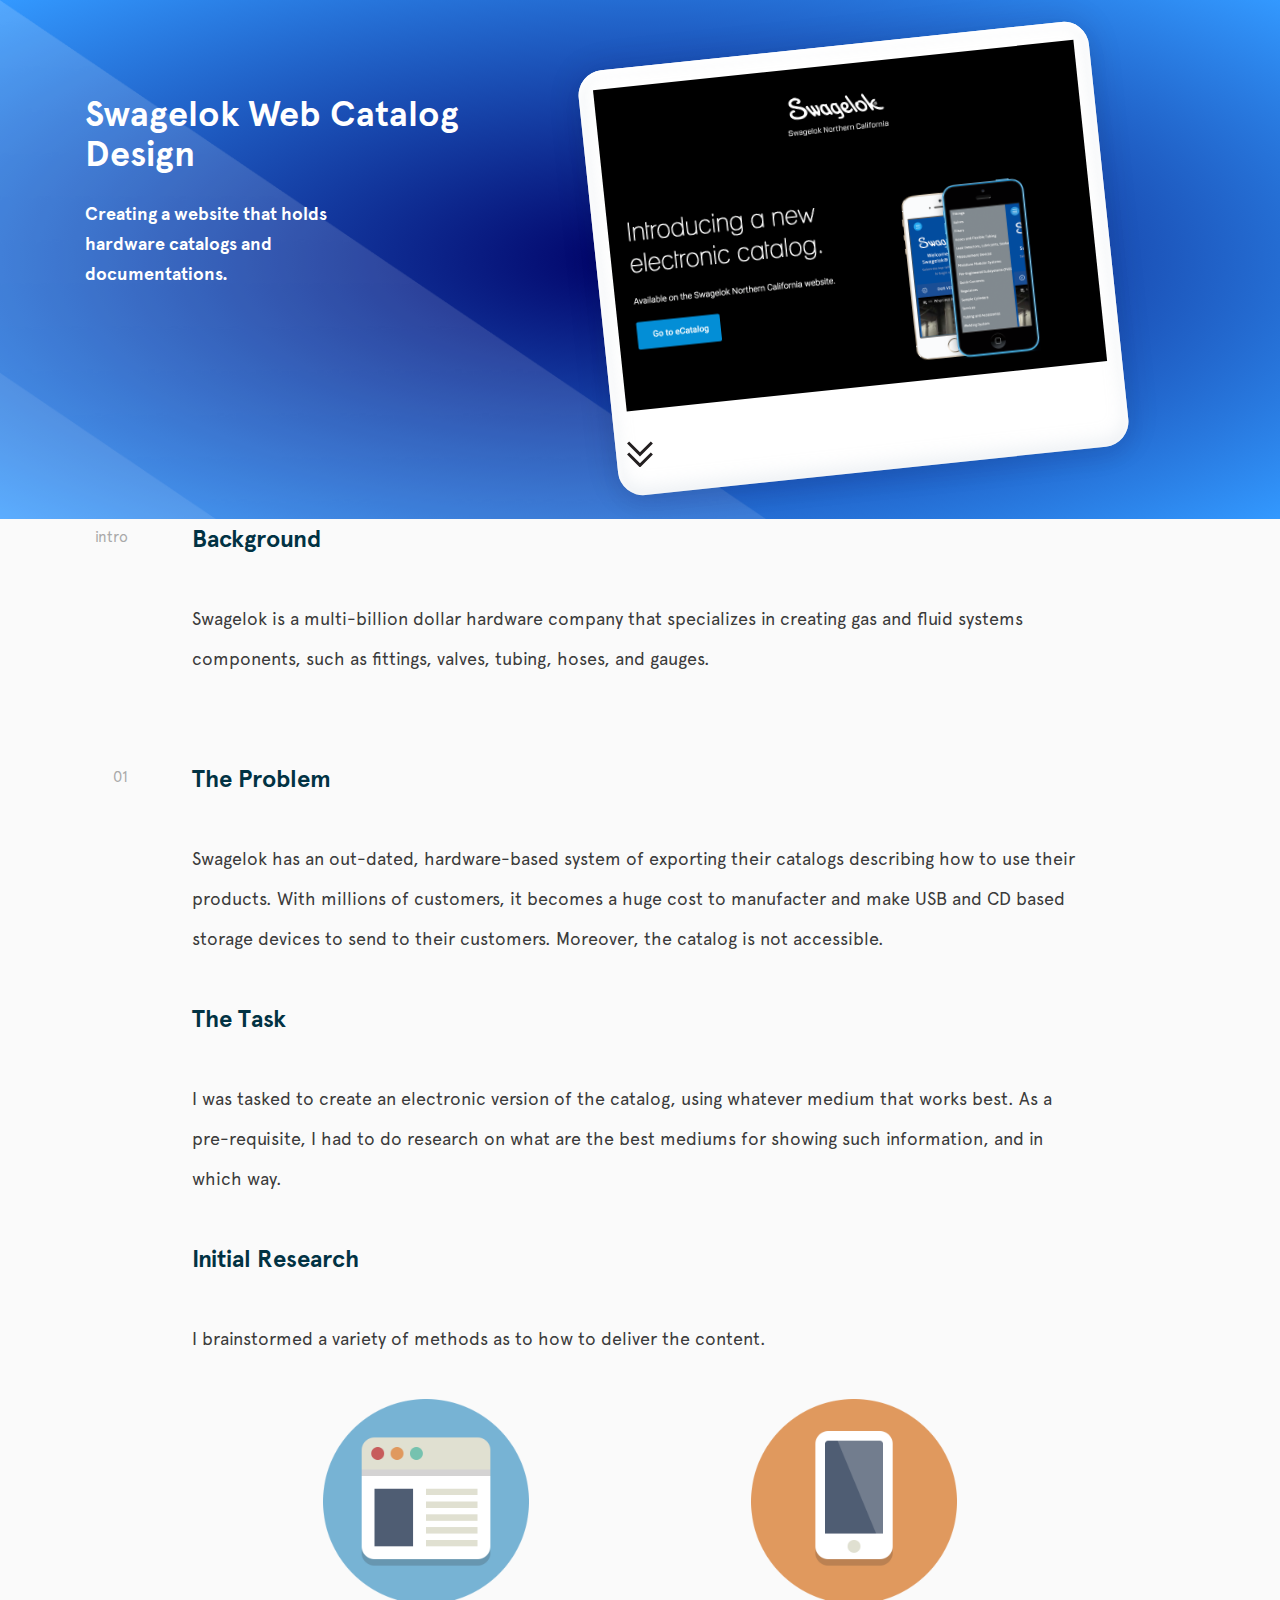
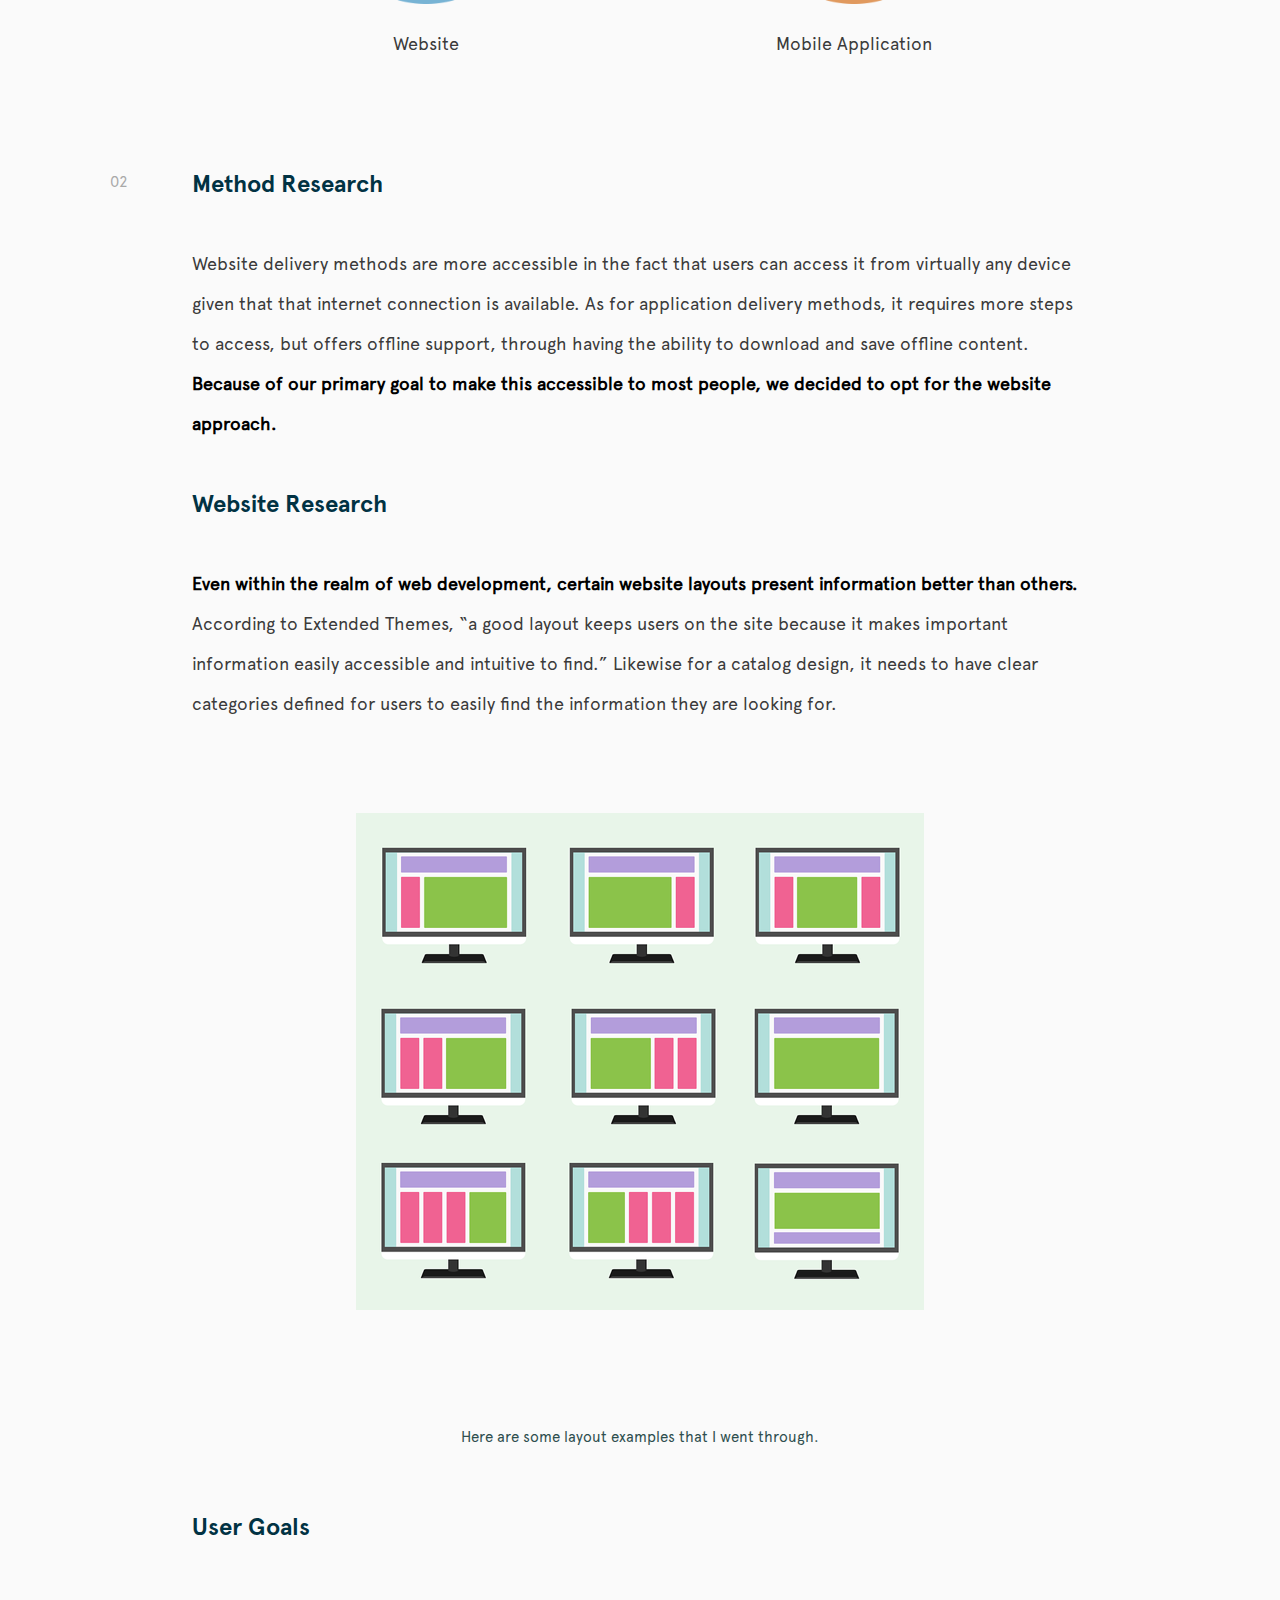
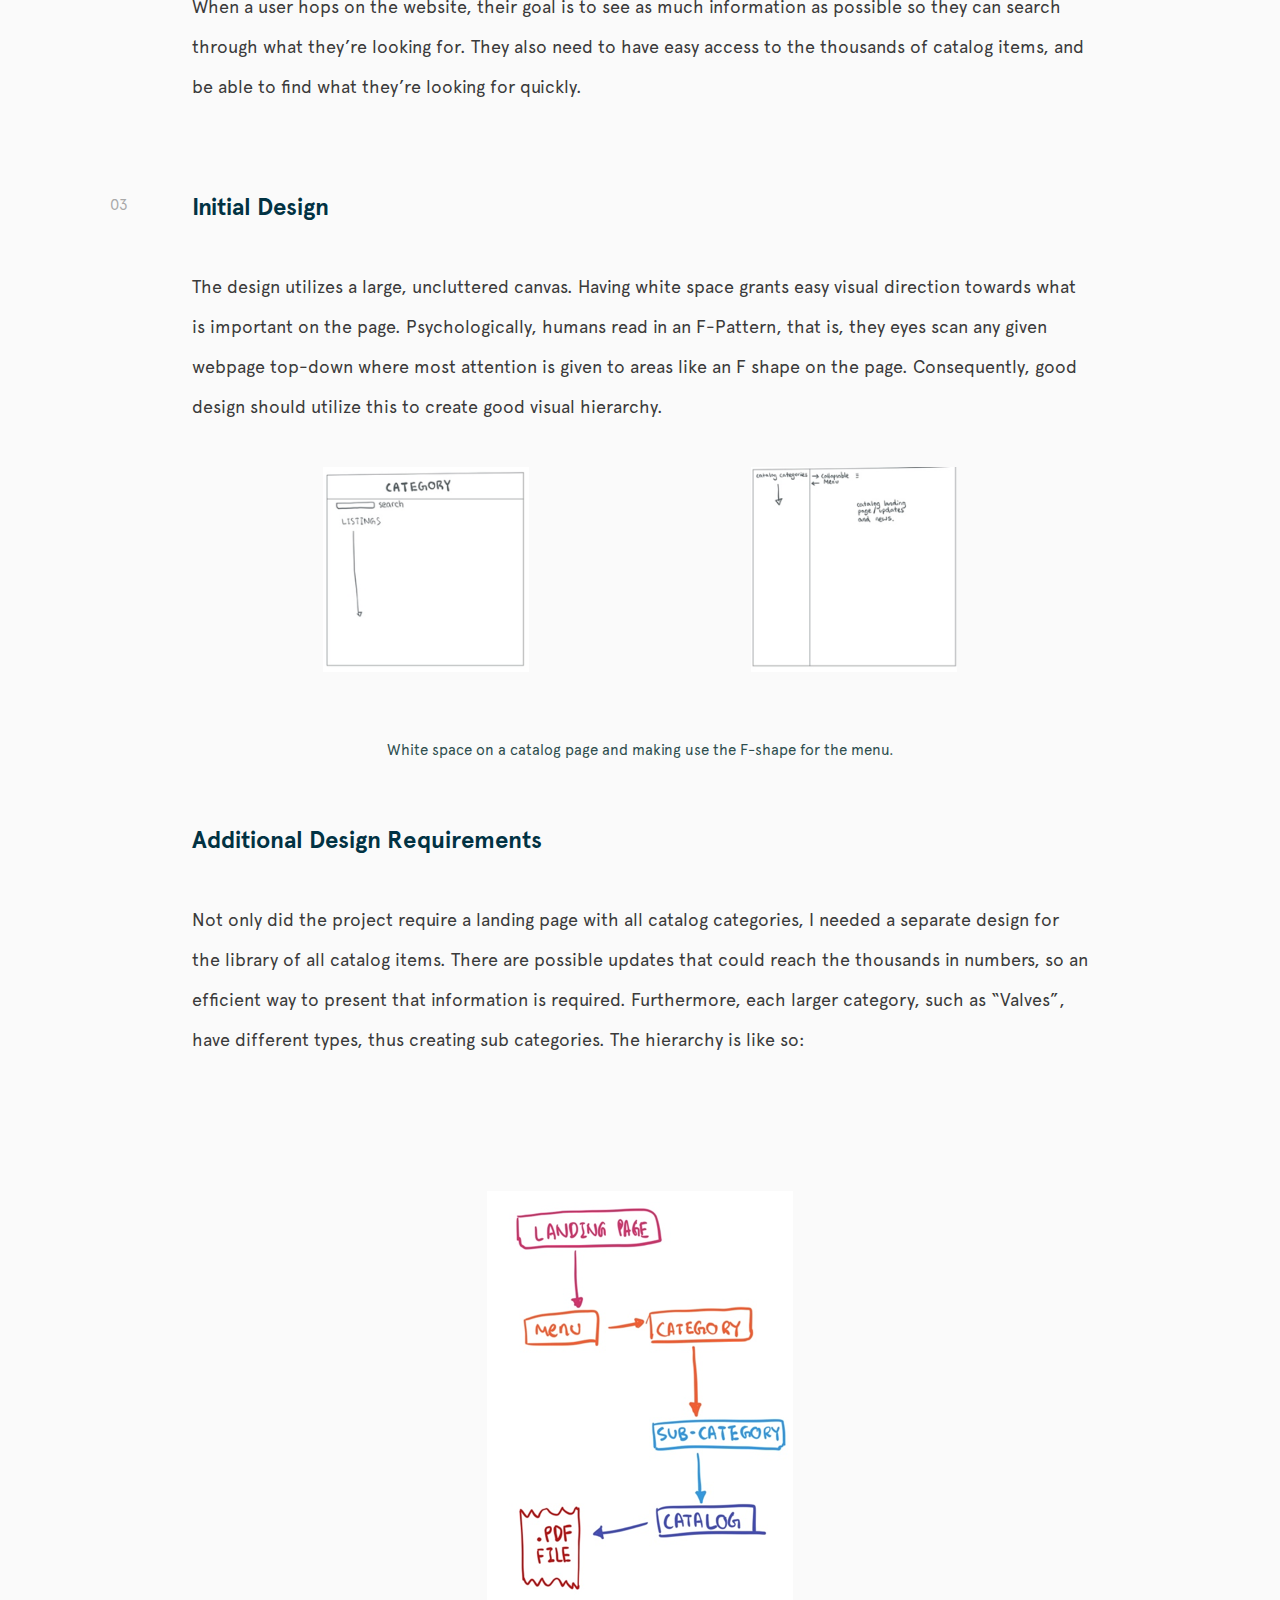
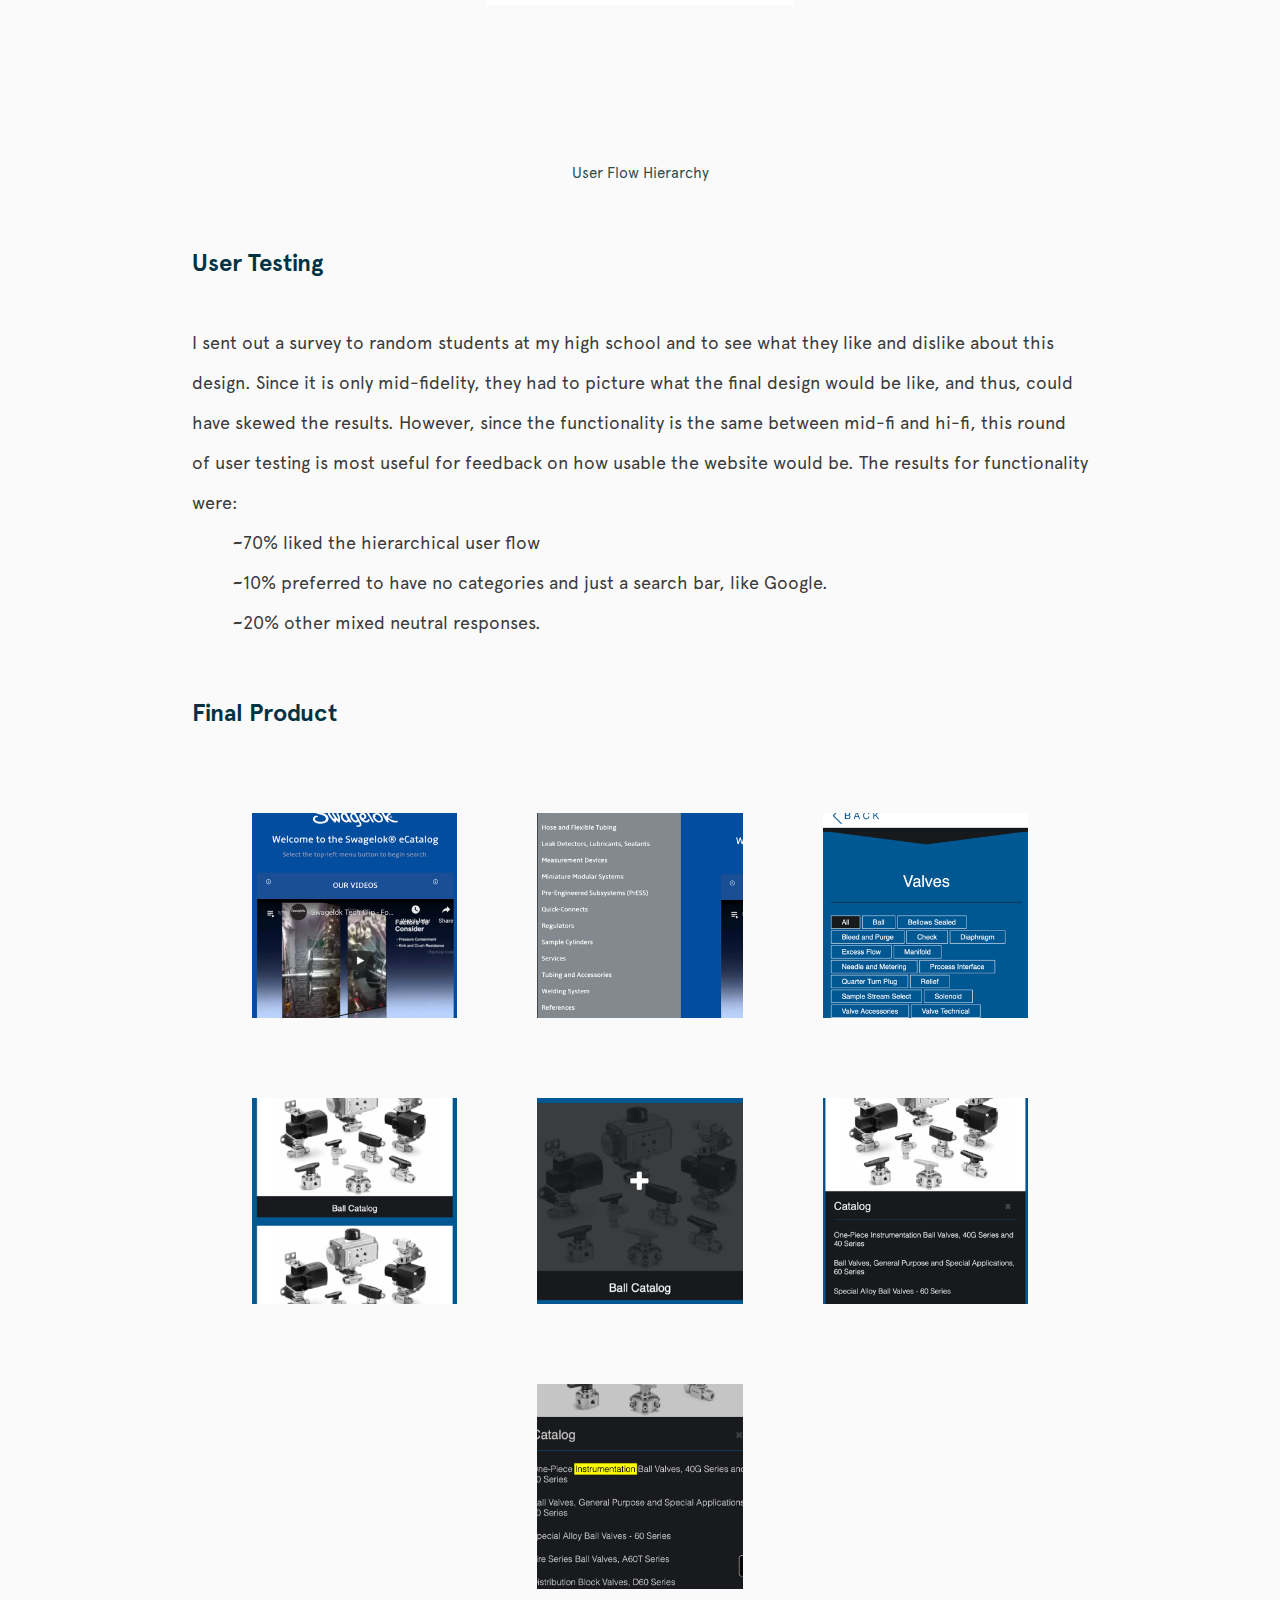
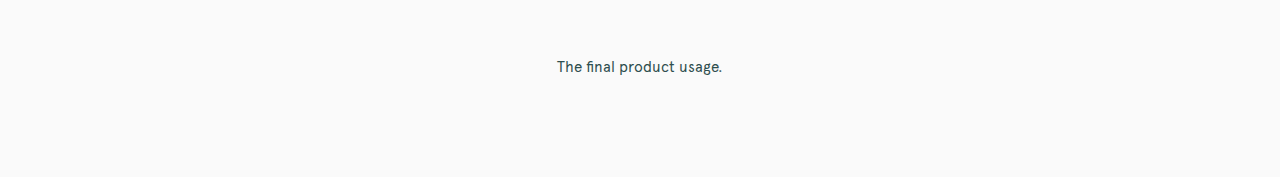
<file: projects/swagelok/index.html>
<html>

<head>
    <meta charset="UTF-8">

    <meta name="viewport" content="width=device-width, initial-scale=1">
    <title>Leon Swagelok Project</title>
    
    <!-- Bootstrap CSS -->
    <link rel="stylesheet" href="assets/css/additional/bootstrap.css">
    <link rel="stylesheet" href="assets/vendors/linericon/style.css">
    <link rel="stylesheet" href="assets/css/additional/font-awesome.min.css">
    <link rel="stylesheet" href="assets/vendors/owl-carousel/owl.carousel.min.css">
    <link rel="stylesheet" href="assets/vendors/lightbox/simpleLightbox.css">
    <link rel="stylesheet" href="assets/vendors/nice-select/css/nice-select.css">
    <link rel="stylesheet" href="assets/vendors/animate-css/animate.css">
    <link rel="stylesheet" href="assets/vendors/popup/magnific-popup.css">
    <link rel="stylesheet" href="assets/vendors/flaticon/flaticon.css">                                                                               
    <!-- Bootstrap CSS -->
    
    <meta name="Nova theme" content="width=device-width, initial-scale=1">
    <link rel="shortcut icon" type="image/png" href="assets/images/favicon.png"/>

    <link rel="stylesheet" href="https://maxcdn.bootstrapcdn.com/bootstrap/3.3.7/css/bootstrap.min.css"
          integrity="sha384-BVYiiSIFeK1dGmJRAkycuHAHRg32OmUcww7on3RYdg4Va+PmSTsz/K68vbdEjh4u" crossorigin="anonymous">

    <link href="https://fonts.googleapis.com/icon?family=Material+Icons"
          rel="stylesheet">
    <link rel="stylesheet" href="assets/css/style.css"/>
    <link rel="stylesheet" href="assets/css/responsive.css"/>

    <link rel="stylesheet" href="https://maxcdn.bootstrapcdn.com/font-awesome/4.7.0/css/font-awesome.min.css"/>

</head>

<body>

<!-- Navigation
    ================================================== -->
<div class="hero-background">
    <div>
        <img class="strips" src="assets/images/strips.png">
    </div>
    <div class="container">

        <!--navigation-->                                                                                                                                                          
        <!-- Hero-Section
          ================================================== -->

        <div class="hero row">
            <div class="hero-right col-sm-6 col-sm-6">
                <h1 class="header-headline bold"> Swagelok Web Catalog Design<br></h1>
                <h4 class="header-running-text light"> Creating a website that holds hardware catalogs and documentations.</h4>
            </div><!--hero-left-->

            <div class="col-sm-6 col-sm-6 ipad">
                <img class="ipad-screen img-responsive" src="assets/images/swagelok/screen.png"/>
            </div>

            <div><img class="arrow" src="assets/images/arrow.svg"/></div>

        </div><!--hero-->

    </div> <!--hero-container-->

</div><!--hero-background-->


<!-- Features
  ================================================== -->


<!-- White-Section
  ================================================== -->

<!--
<div class="white-section row">

    <div class="imac col-sm-6">
        <img class="imac-screen img-responsive" src="assets/images/imac.png">
    </div>

    <div class="col-sm-6">

        <div class="white-section-text">

            <h2 class="imac-section-header light">BACKGROUND</h2>

            <div class="imac-section-desc">

            <span>  <b>As the Smartphone revolution changes how consumers interact with one another, their environment, and the companies they buy from, Suzuki wanted to learn more about Generation Z.</b><br><br>
                Suzuki partnered with Berkeley Innovation to learn about what generation Z, consumers that have been born and raised with technology at their finger tips. Defined as users born from 1997-2003 these consumers will be the focal point of all companies technical or not.</span>
            </div>
        </div>
    </div>
</div>
-->

<!-- Team
  ================================================== -->
<div id="team" class="team">
            <div class="side-section">
            <h4>intro</h4>
            </div>
            
            <div class="section-header">
                <span>  
                    <b>Background</b>
                    <br><br>
                <div class="section-content">
                    <span> Swagelok is a multi-billion dollar hardware company that specializes in creating gas and fluid systems components, such as fittings, valves, tubing, hoses, and gauges.</span>
                </div>
                </span>
            </div>

</div> <!--team-section--->

<div id="team" class="team">
            <div class="side-section">
            <h4>01</h4>
            </div>
            
            <div class="section-header">
                <span>  
                    <b>The Problem</b>
                    <br><br>
                <div class="section-content">
                    <span> Swagelok has an out-dated, hardware-based system of exporting their catalogs describing how to use their products. With millions of customers, it becomes a huge cost to manufacter and make USB and CD based storage devices to send to their customers. Moreover, the catalog is not accessible. </span>
                </div>
                </span>
                
                <span>  
                    <b>The Task</b>
                    <br><br>
                <div class="section-content">
                    <span>I was tasked to create an electronic version of the catalog, using whatever medium that works best. As a pre-requisite, I had to do research on what are the best mediums for showing such information, and in which way.<br>
                    </span>
                </div>
                </span>
                
                <span>  
                    <b>Initial Research</b>
                    <br><br>
                <div class="section-content">
                    <span>I brainstormed a variety of methods as to how to deliver the content.<br>
                        <div class="col-container">
                            <div class="col-element">
                                <img class="col-img-norm" src="assets/images/website.png">
                                <h4>Website</h4>
                            </div>
                            <div class="col-element">
                                <img class="col-img-norm" src="assets/images/mobApp.png">
                                <h4>Mobile Application</h4>
                            </div>
                        </div>
                    </span>
                
                    
                </div>
                </span>
            </div>

</div> <!--team-section--->


<div id="team" class="team">
            <div class="side-section">
            <h4>02</h4>
            </div>
    
            <div class="section-header">
                <span>  
                    <b>Method Research</b>
                    <br><br>
                    <div class="section-content">
                        <span> Website delivery methods are more accessible in the fact that users can access it from virtually any device given that that internet connection is available. As for application delivery methods, it requires more steps to access, but offers offline support, through having the ability to download and save offline content. <b>Because of our primary goal to make this accessible to most people, we decided to opt for the website approach.</b>
                        </span>
                    </div>
                </span>
                
                <span>
                    <b>Website Research</b>
                    <br><br>
                    <div class="section-content">
                        <b>Even within the realm of web development, certain website layouts present information better than others.</b> According to Extended Themes, “a good layout keeps users on the site because it makes important information easily accessible and intuitive to find.” Likewise for a catalog design, it needs to have clear categories defined for users to easily find the information they are looking for.
                        
                        <div class="feature-image">
                            <img class="feature-img-large" src="assets/images/websiteResearch01.png"/>
                            <div class="feature-img-large-text">
                                <center><p>Here are some layout examples that I went through.</p></center>
                            </div>
                        </div>
                        
                    </div>
                </span>
                
                <span>
                    <b>User Goals</b>
                    <br><br>
                    <div class="section-content">
                        When a user hops on the website, their goal is to see as much information as possible so they can search through what they’re looking for. They also need to have easy access to the thousands of catalog items, and be able to find what they’re looking for quickly. 
                        <span>
                        
                        </span>
                        
                    </div>
                </span>
            </div>

</div>
    
<div id="team" class="team">
            <div class="side-section">
            <h4>03</h4>
            </div>
    
            <div class="section-header">
                <span>  
                    <b>Initial Design</b>
                    <br><br>
                    <div class="section-content">
                        <span> The design utilizes a large, uncluttered canvas. Having white space grants easy visual direction towards what is important on the page. Psychologically, humans read in an F-Pattern, that is, they eyes scan any given webpage top-down where most attention is given to areas like an F shape on the page. Consequently, good design should utilize this to create good visual hierarchy.
                        </span>
                        <div class="feature-image">
                            <div class="col-container">
                                <div class="col-element">
                                    <img class="col-img" src="assets/images/initDesign01.png">
                                </div>
                                <div class="col-element">
                                    <img class="col-img" src="assets/images/initDesign02.png">
                                </div>
                            </div>
                            
                            <div class="feature-img-large-text">
                                <center><p>White space on a catalog page and making use the F-shape for the menu.</p></center>
                            </div>
                        </div>
                    </div>
                </span>
                
                <span>
                    <b>Additional Design Requirements</b>
                    <br><br>
                    <div class="section-content">
                    
                        <span>Not only did the project require a landing page with all catalog categories, I needed a separate design for the library of all catalog items. There are possible updates that could reach the thousands in numbers, so an efficient way to present that information is required. Furthermore, each larger category, such as “Valves”, have different types, thus creating sub categories. The hierarchy is like so:
                        </span>
                        <div class="feature-image">
                            <img class="feature-img-large" src="assets/images/userFlow.png"/>
                            <div class="feature-img-large-text">
                                <center><p>User Flow Hierarchy</p></center>
                            </div>
                        </div>
                        
                    </div>
                </span>
                <span>
                    <b>User Testing</b>
                    <br><br>
                    <div class="section-content">
                        I sent out a survey to random students at my high school and to see what they like and dislike about this design. Since it is only mid-fidelity, they had to picture what the final design would be like, and thus, could have skewed the results. However, since the functionality is the same between mid-fi and hi-fi, this round of user testing is most useful for feedback on how usable the website would be.
                            The results for functionality were:
                        <ul>
                            <li>~70% liked the hierarchical user flow</li>
                            <li>~10% preferred to have no categories and just a search bar, like Google.</li>
                            <li>~20% other mixed neutral responses.</li>
                        </ul>

                        
                    </div>
                </span>
                <span>
                    <b>Final Product</b>
                    <br><br>
                    <div class="section-content">
                        <div class="feature-image">
                            <div class="col-container">
                                <div class="col-element">
                                    <img class="col-img" src="assets/images/final01.png">
                                </div>
                                <div class="col-element">
                                    <img class="col-img" src="assets/images/final02.png">
                                </div>
                                <div class="col-element">
                                    <img class="col-img" src="assets/images/final03.png">
                                </div>
                            </div>
                            <div class="col-container">
                                <div class="col-element">
                                    <img class="col-img" src="assets/images/final04.png">
                                </div>
                                <div class="col-element">
                                    <img class="col-img" src="assets/images/final05.png">
                                </div>
                                <div class="col-element">
                                    <img class="col-img" src="assets/images/final06.png">
                                </div>
                            </div>
                            <div class="col-container">
                                <div class="col-element">
                                    <img class="col-img" src="assets/images/final07.png">
                                </div>
                            </div>
                            
                            <div class="feature-img-large-text">
                                <center><p>The final product usage.</p></center>
                            </div>
                        </div>

                        
                    </div>
                </span>
            </div>

</div>

<script src="https://code.jquery.com/jquery-3.2.1.min.js"
        integrity="sha256-hwg4gsxgFZhOsEEamdOYGBf13FyQuiTwlAQgxVSNgt4="
        crossorigin="anonymous"></script>

<script src="assets/js/script.js"></script>

</body>

</html>
</file>
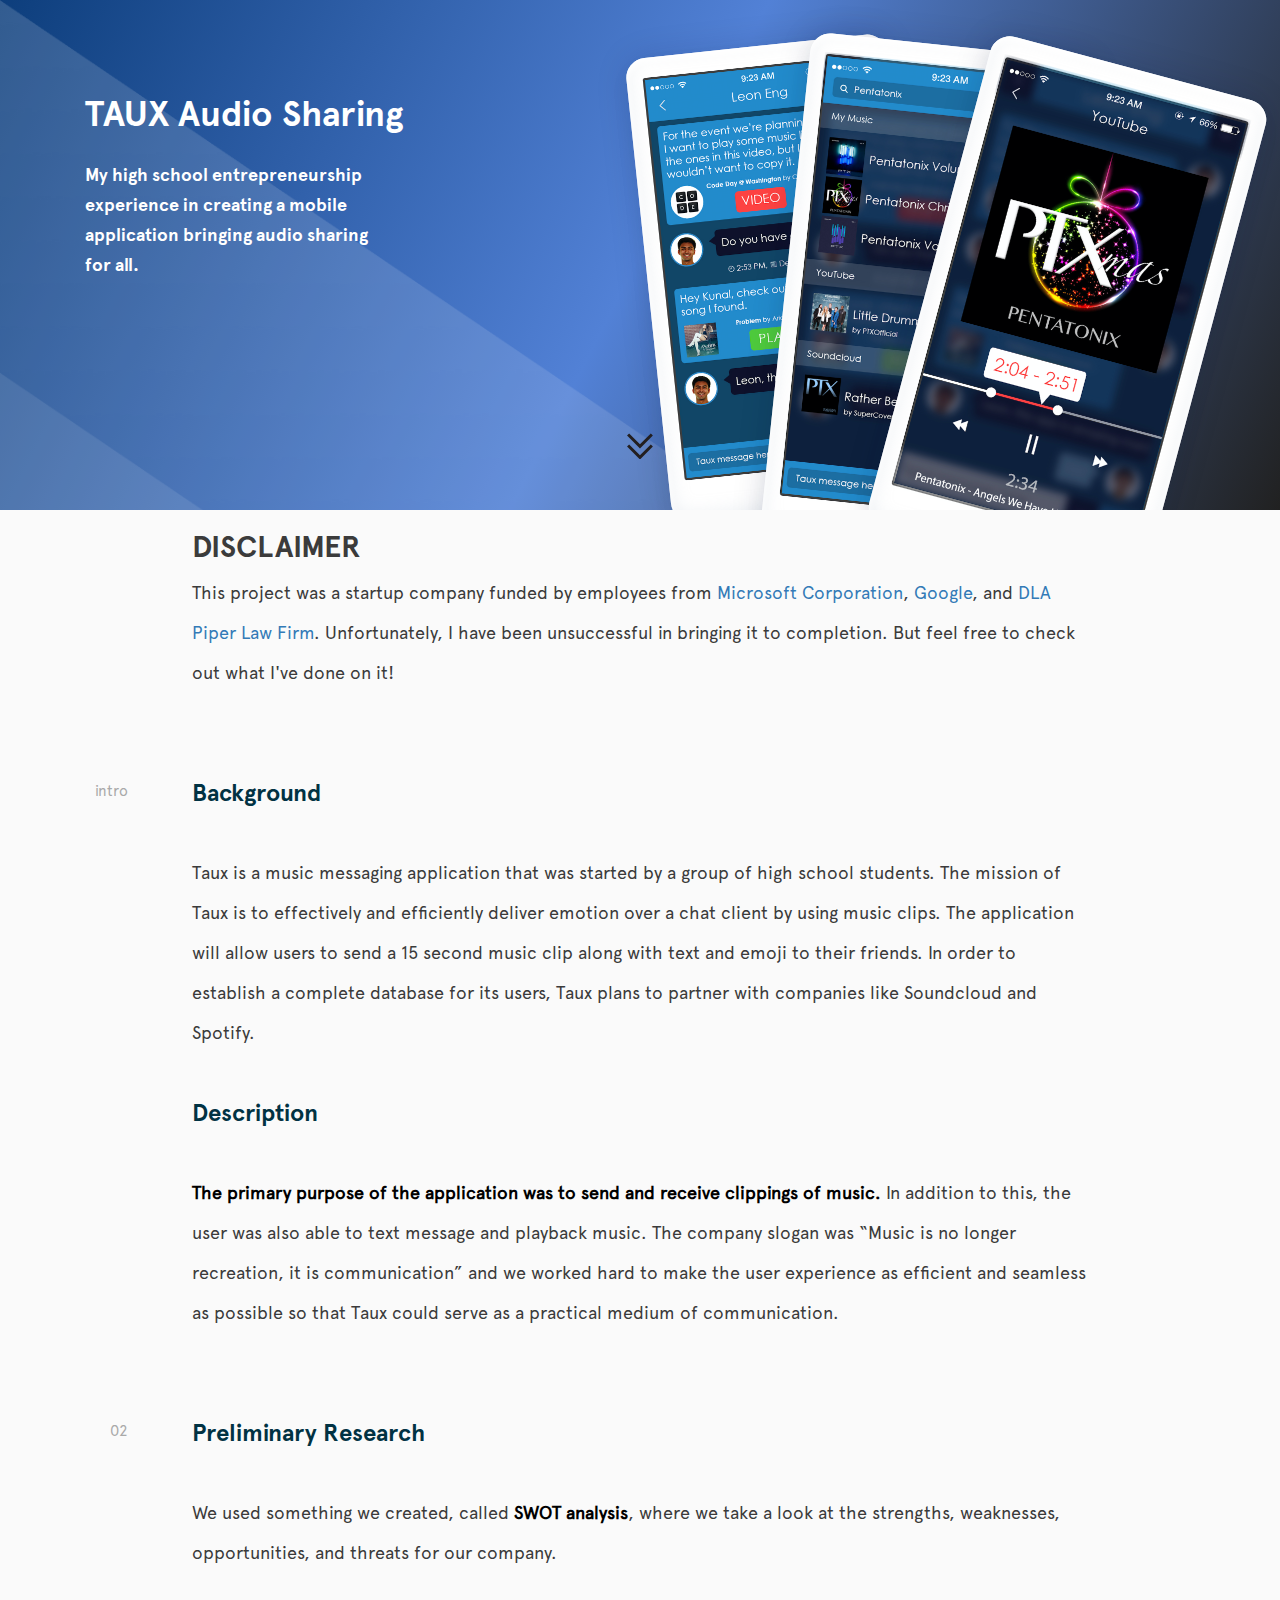
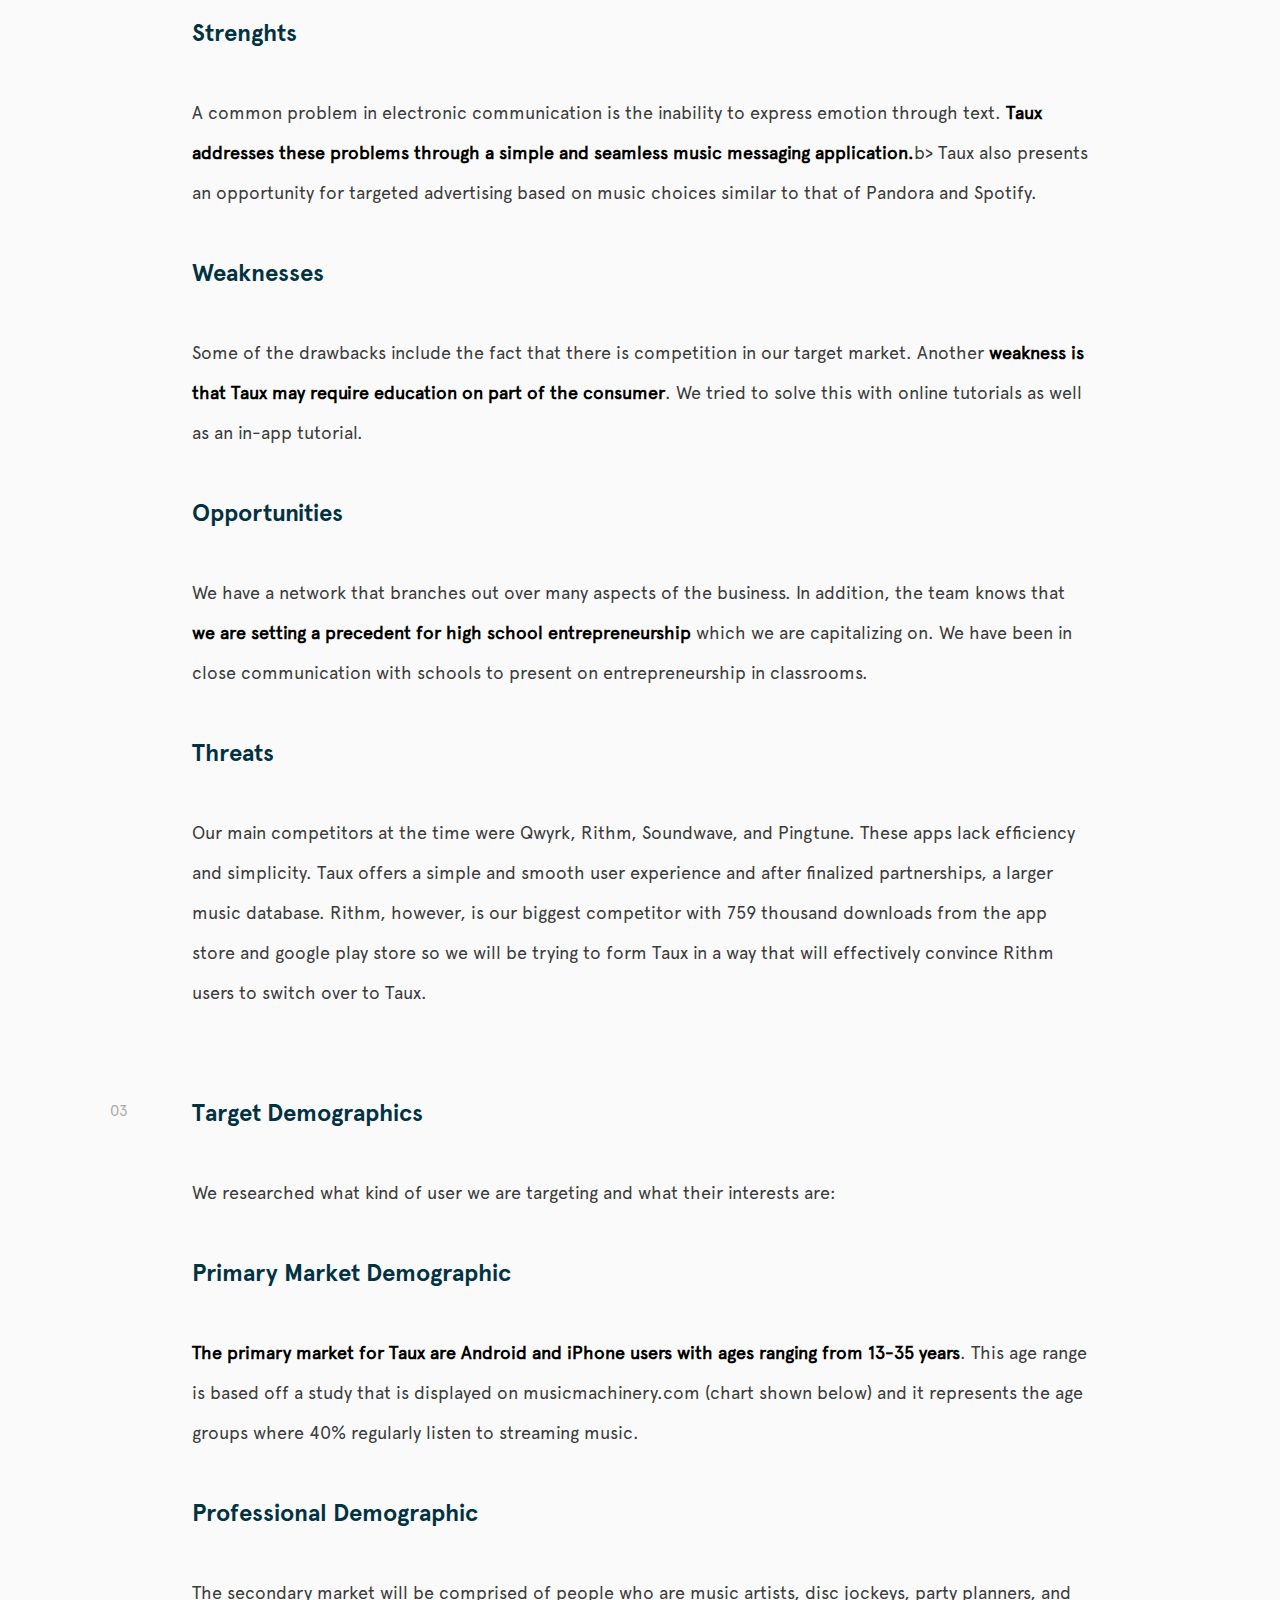
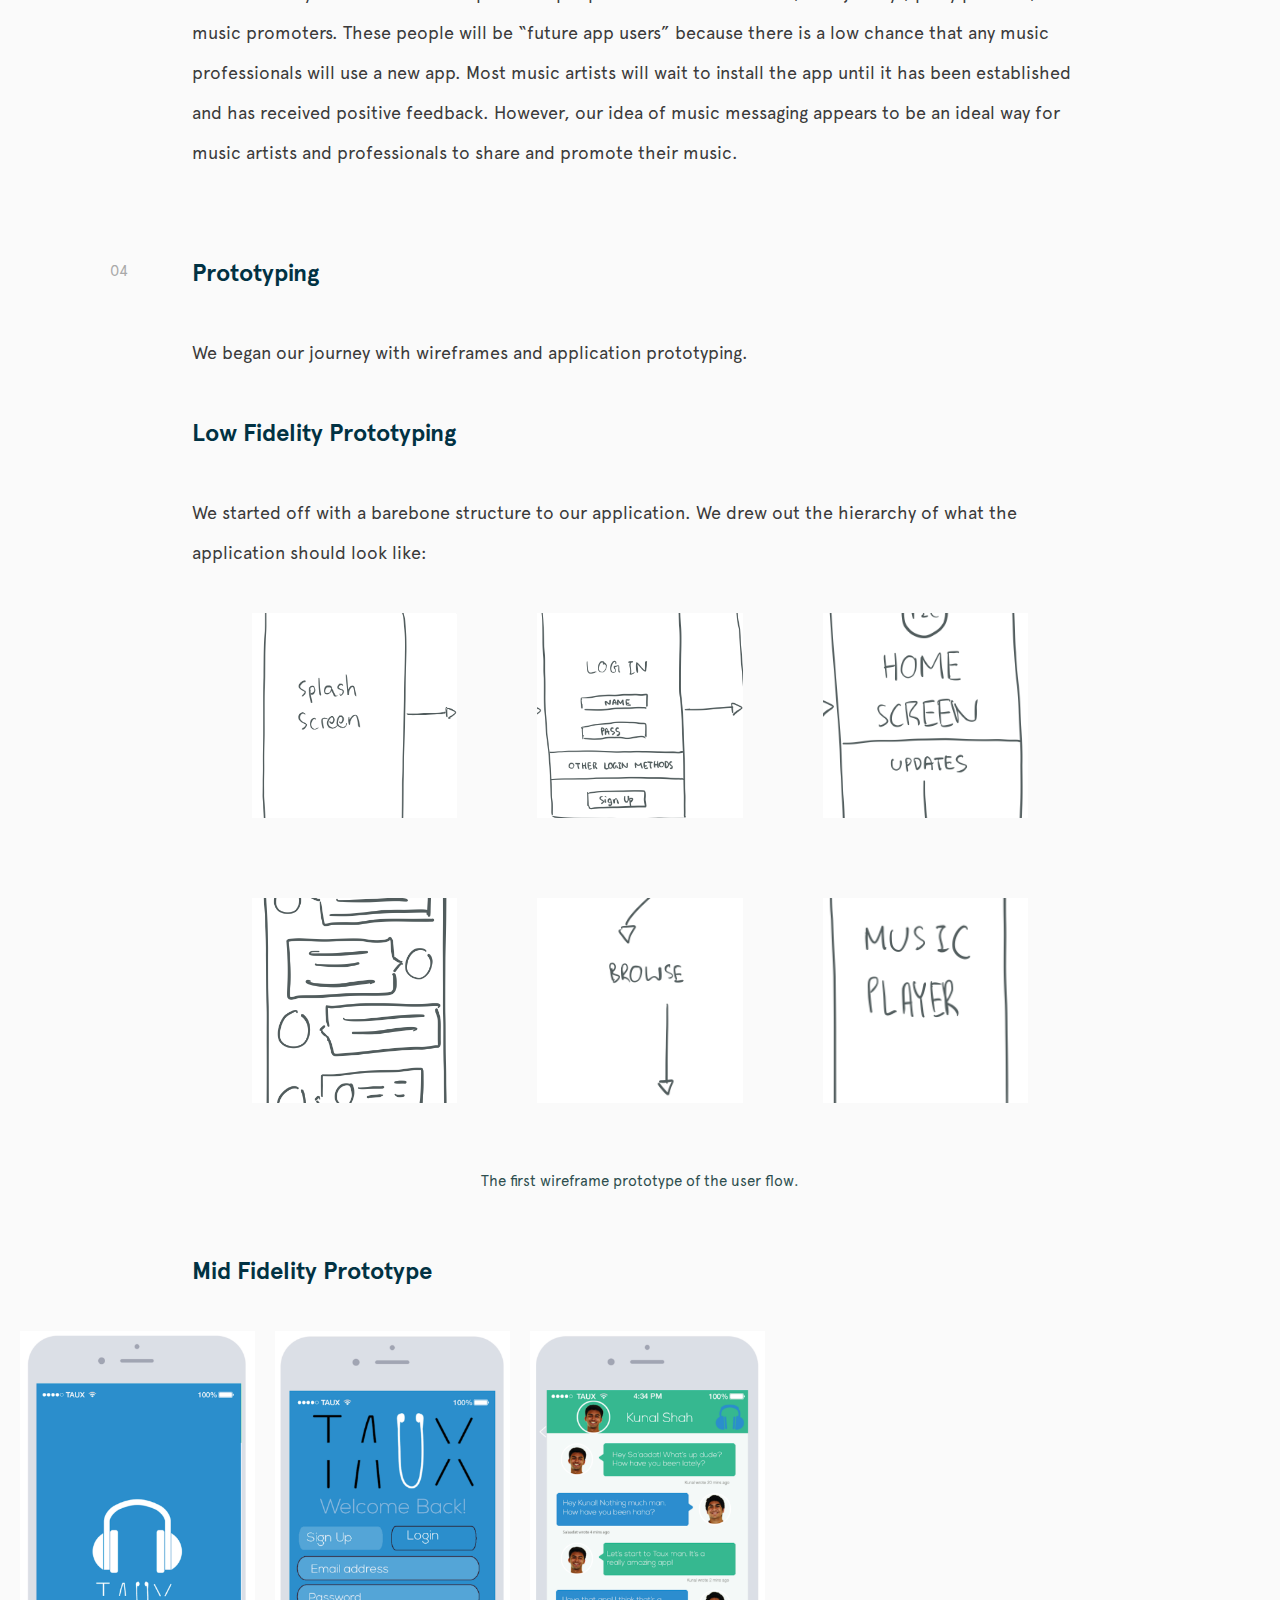
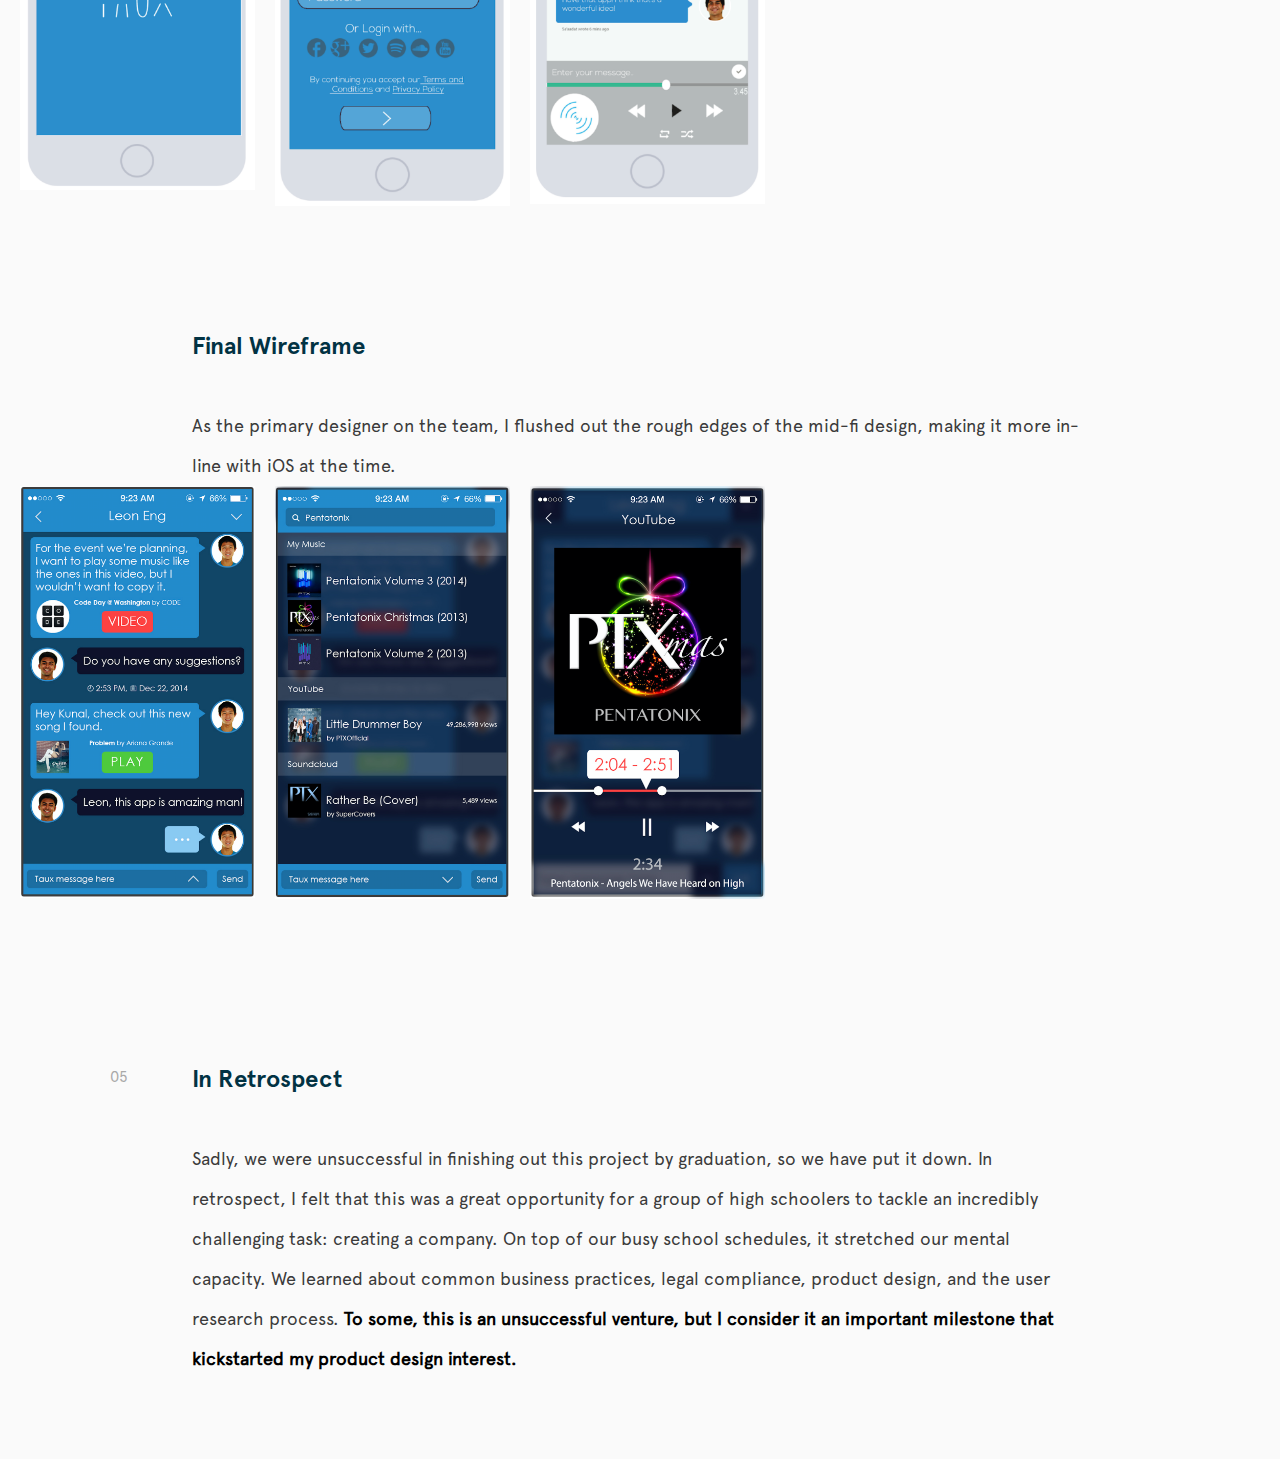
<file: projects/taux/index.html>
<html>

<head>
    <meta charset="UTF-8">

    <meta name="viewport" content="width=device-width, initial-scale=1">
    <title>Leon Taux Startup</title>
    
    <!-- Bootstrap CSS -->
    <link rel="stylesheet" href="assets/css/additional/bootstrap.css">
    <link rel="stylesheet" href="assets/vendors/linericon/style.css">
    <link rel="stylesheet" href="assets/css/additional/font-awesome.min.css">
    <link rel="stylesheet" href="assets/vendors/owl-carousel/owl.carousel.min.css">
    <link rel="stylesheet" href="assets/vendors/lightbox/simpleLightbox.css">
    <link rel="stylesheet" href="assets/vendors/nice-select/css/nice-select.css">
    <link rel="stylesheet" href="assets/vendors/animate-css/animate.css">
    <link rel="stylesheet" href="assets/vendors/popup/magnific-popup.css">
    <link rel="stylesheet" href="assets/vendors/flaticon/flaticon.css">                                                                               
    <!-- Bootstrap CSS -->
    
    <meta name="Nova theme" content="width=device-width, initial-scale=1">
    <link rel="shortcut icon" type="image/png" href="assets/images/favicon.png"/>

    <link rel="stylesheet" href="https://maxcdn.bootstrapcdn.com/bootstrap/3.3.7/css/bootstrap.min.css"
          integrity="sha384-BVYiiSIFeK1dGmJRAkycuHAHRg32OmUcww7on3RYdg4Va+PmSTsz/K68vbdEjh4u" crossorigin="anonymous">

    <link href="https://fonts.googleapis.com/icon?family=Material+Icons"
          rel="stylesheet">
    <link rel="stylesheet" href="assets/css/style.css"/>
    <link rel="stylesheet" href="assets/css/responsive.css"/>

    <link rel="stylesheet" href="https://maxcdn.bootstrapcdn.com/font-awesome/4.7.0/css/font-awesome.min.css"/>

</head>

<body>

<!-- Navigation
    ================================================== -->
<div class="hero-background">
    <div>
        <img class="strips" src="assets/images/strips.png">
    </div>
    <div class="container">

        <!--navigation-->                                                                                                                                                          
        <!-- Hero-Section
          ================================================== -->

        <div class="hero row">
            <div class="hero-right col-sm-6 col-sm-6">
                <h1 class="header-headline bold"> TAUX Audio Sharing<br></h1>
                <h4 class="header-running-text light"> My high school entrepreneurship experience in creating a mobile application bringing audio sharing for all.</h4>
            </div><!--hero-left-->

            <div class="col-sm-6 col-sm-6 ipad">
                <img class="ipad-screen img-responsive" src="assets/images/taux01.png"/>
            </div>
            <div class="col-sm-6 col-sm-6 ipad02">
                <img class="ipad-screen img-responsive" src="assets/images/taux02.png"/>
            </div>
            <div class="col-sm-6 col-sm-6 ipad03">
                <img class="ipad-screen img-responsive" src="assets/images/taux03.png"/>
            </div>

            <div><img class="arrow" src="assets/images/arrow.svg"/></div>

        </div><!--hero-->

    </div> <!--hero-container-->

</div><!--hero-background-->

<!-- Team
  ================================================== -->
    
<div class="section-header">
    <span>  
        <h2>DISCLAIMER</h2>
    <div class="section-content">
        <span>This project was a startup company funded by employees from <a href="microsoft.com">Microsoft Corporation</a>, <a href="google.com">Google</a>, and <a href="https://www.dlapiper.com/en/us/">DLA Piper Law Firm</a>. Unfortunately, I have been unsuccessful in bringing it to completion. But feel free to check out what I've done on it!</span>
    </div>
    </span>
</div>
<div id="team" class="team">
            <div class="side-section">
            <h4>intro</h4>
            </div>
            
            <div class="section-header">
                <span>  
                    <b>Background</b>
                    <br><br>
                    <div class="section-content">
                        <span>Taux is a music messaging application that was started by a group of high school students. The mission of Taux is to effectively and efficiently deliver emotion over a chat client by using music clips. The application will allow users to send a 15 second music clip along with text and emoji to their friends. In order to establish a complete database for its users, Taux plans to partner with companies like Soundcloud and Spotify.</span>
                    </div>
                </span>
                <span>  
                    <b>Description</b>
                    <br><br>
                    <div class="section-content">
                        <span><b>The primary purpose of the application was to send and receive clippings of music.</b> In addition to this, the user was also able to text message and playback music. The company slogan was “Music is no longer recreation, it is communication” and we worked hard to make the user experience as efficient and seamless as possible so that Taux could serve as a practical medium of communication.</span>
                    </div>
                </span>
            </div>

</div> <!--team-section--->
    
<!-- Analysis -->
<div id="team" class="team">
            <div class="side-section">
            <h4>02</h4>
            </div>
            
            <div class="section-header">
                <span>  
                    <b>Preliminary Research</b>
                    <br><br>
                    <div class="section-content">
                        <span>We used something we created, called <b>SWOT analysis</b>, where we take a look at the strengths, weaknesses, opportunities, and threats for our company.</span>
                    </div>
                </span>
                <span>  
                    <b>Strenghts</b>
                    <br><br>
                    <div class="section-content">
                        <span>A common problem in electronic communication is the inability to express emotion through text. <b>Taux addresses these problems through a simple and seamless music messaging application.</b>b> Taux also presents an opportunity for targeted advertising based on music choices similar to that of Pandora and Spotify. 
                        </span>
                    </div>
                </span>
                <span>  
                    <b>Weaknesses</b>
                    <br><br>
                    <div class="section-content">
                        <span>Some of the drawbacks include the fact that there is competition in our target market. Another <b>weakness is that Taux may require education on part of the consumer</b>. We tried to solve this with online tutorials as well as an in-app tutorial.
                        </span>
                    </div>
                </span>
                <span>  
                    <b>Opportunities</b>
                    <br><br>
                    <div class="section-content">
                        <span>We have a network that branches out over many aspects of the business. In addition, the team knows that <b>we are setting a precedent for high school entrepreneurship</b> which we are capitalizing on. We have been in close communication with schools to present on entrepreneurship in classrooms. 
                        </span>
                    </div>
                </span>
                <span>  
                    <b>Threats</b>
                    <br><br>
                    <div class="section-content">
                        <span>Our main competitors at the time were Qwyrk, Rithm, Soundwave, and Pingtune. These apps lack efficiency and simplicity. Taux offers a simple and smooth user experience and after finalized partnerships, a larger music database. Rithm, however, is our biggest competitor with 759 thousand downloads from the app store and google play store so we will be trying to form Taux in a way that will effectively convince Rithm users to switch over to Taux.
                        </span>
                    </div>
                </span>
            </div>

</div> <!--Analysis--->

<!-- User Research -->
<div id="team" class="team">
            <div class="side-section">
            <h4>03</h4>
            </div>
            
            <div class="section-header">
                <span>  
                    <b>Target Demographics</b>
                    <br><br>
                    <div class="section-content">
                        <span>We researched what kind of user we are targeting and what their interests are:</span>
                    </div>
                </span>
                <span>  
                    <b>Primary Market Demographic</b>
                    <br><br>
                    <div class="section-content">
                        <span><b>The primary market for Taux are Android and iPhone users with ages ranging from 13-35 years</b>. This age range is based off a study that is displayed on musicmachinery.com (chart shown below) and it represents the age groups where 40% regularly listen to streaming music.
                        </span>
                    </div>
                </span>
                <span>  
                    <b>Professional Demographic</b>
                    <br><br>
                    <div class="section-content">
                        <span>The secondary market will be comprised of people who are music artists, disc jockeys, party planners, and music promoters. These people will be “future app users” because there is a low chance that any music professionals will use a new app. Most music artists will wait to install the app until it has been established and has received positive feedback.  However, our idea of music messaging appears to be an ideal way for music artists and professionals to share and promote their music. 
                        </span>
                    </div>
                </span>
            </div>

</div> <!--User Reserach--->
    
<!-- Prototyping -->
<div id="team" class="team">
            <div class="side-section">
            <h4>04</h4>
            </div>
            
            <div class="section-header">
                <span>  
                    <b>Prototyping</b>
                    <br><br>
                    <div class="section-content">
                        <span>
                        We began our journey with wireframes and application prototyping.
                        </span>
                    </div>
                </span>
                <span>  
                    <b>Low Fidelity Prototyping</b>
                    <br><br>
                    <div class="section-content">
                        <span>We started off with a barebone structure to our application. We drew out the hierarchy of what the application should look like:
                        <div class="feature-image">
                            <div class="col-container">
                                <div class="col-element">
                                    <img class="col-img" src="assets/images/prototyping/splash.png">
                                </div>
                                <div class="col-element">
                                    <img class="col-img" src="assets/images/prototyping/login.png">
                                </div>
                                <div class="col-element">
                                    <img class="col-img" src="assets/images/prototyping/home.png">
                                </div>
                            </div>
                            <div class="col-container">
                                <div class="col-element">
                                    <img class="col-img" src="assets/images/prototyping/chat.png">
                                </div>
                                <div class="col-element">
                                    <img class="col-img" src="assets/images/prototyping/menu.png">
                                </div>
                                <div class="col-element">
                                    <img class="col-img" src="assets/images/prototyping/musicplayer.png">
                                </div>
                            </div>
                            
                            <div class="feature-img-large-text">
                                <center><p>The first wireframe prototype of the user flow.</p></center>
                            </div>
                        </div>
                        </span>
                    </div>
                </span>
                <span>  
                    <b>Mid Fidelity Prototype</b>
                    <br><br>
                    <div class="section-content">
                        <span>
                        </span>       
                        <div class="icons_count_4">
                            <div class="icon">
                                <div class="image">
                                    <img src="assets/images/prototyping/midFiSplash.png" alt="Equipping Schools" width="235">
                                </div>
                            </div>
                            <div class="icon">
                                <div class="image">
                                    <img src="assets/images/prototyping/midFiLogin.png" width="235">
                                </div>
                            </div>
                            <div class="icon">
                                <div class="image">
                                    <img src="assets/images/prototyping/midFiChat.png" width="235">
                                </div>
                            </div>
                        </div>
                    </div>
                </span>
                <span>  
                    <b>Final Wireframe</b>
                    <br><br>
                    <div class="section-content">
                        <span>
                            As the primary designer on the team, I flushed out the rough edges of the mid-fi design, making it more in-line with iOS at the time.
                        </span>       
                        <div class="icons_count_4">
                            <div class="icon">
                                <div class="image">
                                    <img src="assets/images/taux01.png" alt="Equipping Schools" width="235">
                                </div>
                            </div>
                            <div class="icon">
                                <div class="image">
                                    <img src="assets/images/taux02.png" width="235">
                                </div>
                            </div>
                            <div class="icon">
                                <div class="image">
                                    <img src="assets/images/taux03.png" width="235">
                                </div>
                            </div>
                        </div>
                    </div>
                </span>
            </div>

</div> <!--Prototyping--->
<!-- Prototyping -->
<div id="team" class="team">
            <div class="side-section">
            <h4>05</h4>
            </div>
            
            <div class="section-header">
                <span>  
                    <b>In Retrospect</b>
                    <br><br>
                    <div class="section-content">
                        <span>
                            Sadly, we were unsuccessful in finishing out this project by graduation, so we have put it down. In retrospect, I felt that this was a great opportunity for a group of high schoolers to tackle an incredibly challenging task: creating a company. On top of our busy school schedules, it stretched our mental capacity. We learned about common business practices, legal compliance, product design, and the user research process. <b>To some, this is an unsuccessful venture, but I consider it an important milestone that kickstarted my product design interest.</b>
                        </span>
                    </div>
                </span>
            </div>

</div> <!--Prototyping--->
<script src="https://code.jquery.com/jquery-3.2.1.min.js"
        integrity="sha256-hwg4gsxgFZhOsEEamdOYGBf13FyQuiTwlAQgxVSNgt4="
        crossorigin="anonymous"></script>

<script src="assets/js/script.js"></script>

</body>

</html>
</file>
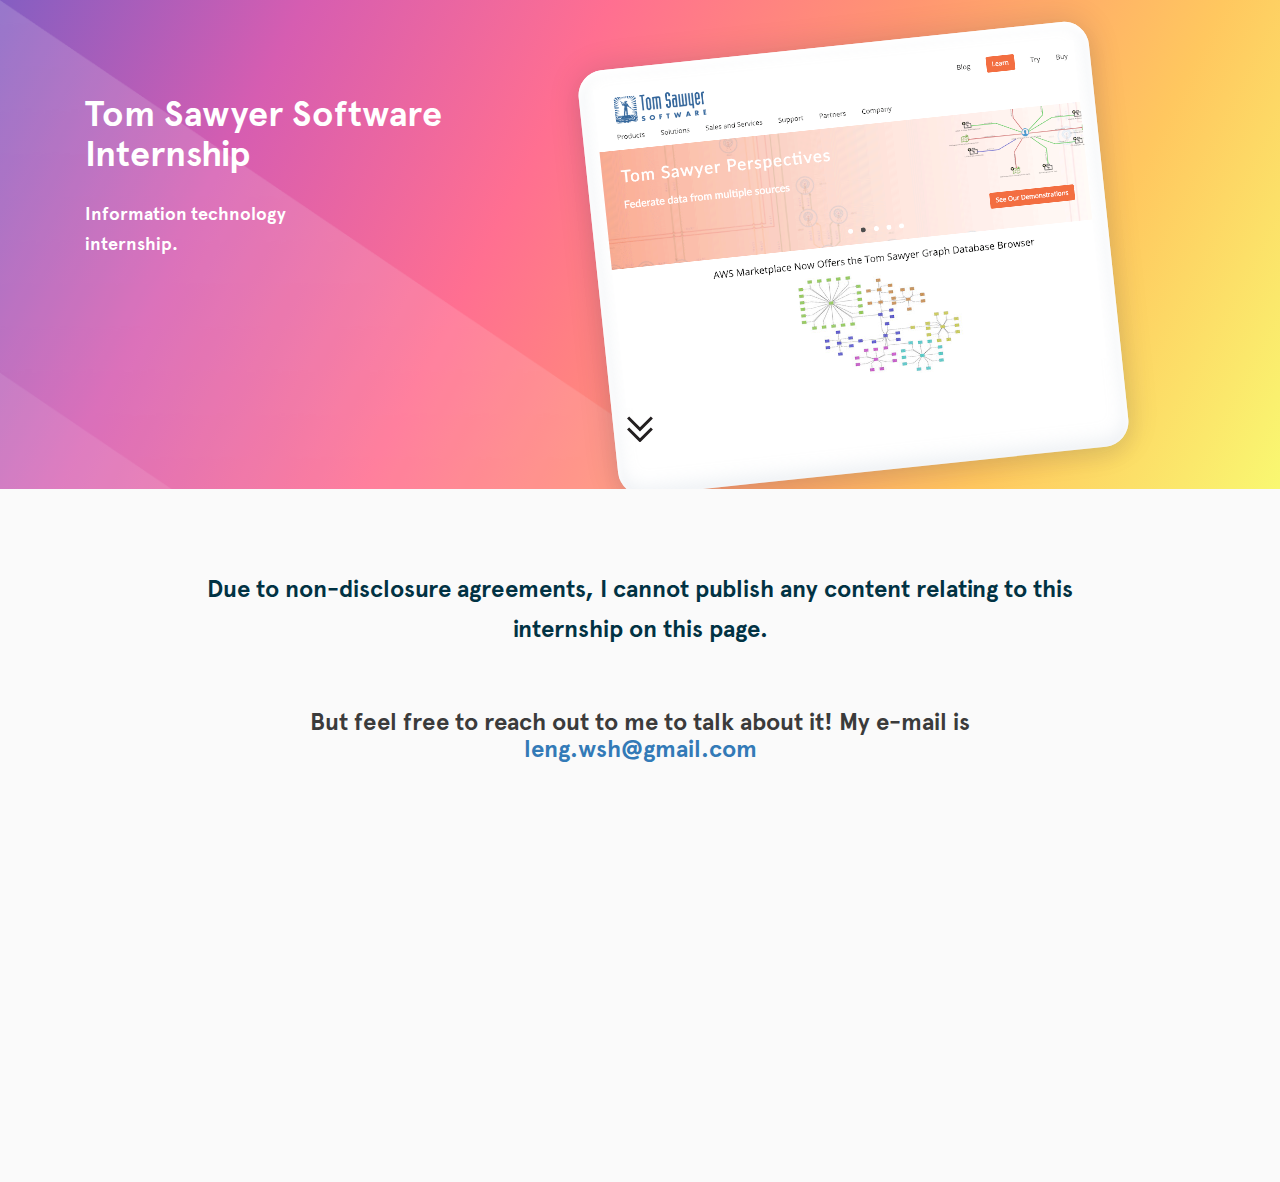
<file: projects/tss/index.html>
<html>

<head>
    <meta charset="UTF-8">

    <meta name="viewport" content="width=device-width, initial-scale=1">
    <title>Leon TSS Internship</title>
    
    <!-- Bootstrap CSS -->
    <link rel="stylesheet" href="assets/css/additional/bootstrap.css">
    <link rel="stylesheet" href="assets/vendors/linericon/style.css">
    <link rel="stylesheet" href="assets/css/additional/font-awesome.min.css">
    <link rel="stylesheet" href="assets/vendors/owl-carousel/owl.carousel.min.css">
    <link rel="stylesheet" href="assets/vendors/lightbox/simpleLightbox.css">
    <link rel="stylesheet" href="assets/vendors/nice-select/css/nice-select.css">
    <link rel="stylesheet" href="assets/vendors/animate-css/animate.css">
    <link rel="stylesheet" href="assets/vendors/popup/magnific-popup.css">
    <link rel="stylesheet" href="assets/vendors/flaticon/flaticon.css">                                                                               
    <!-- Bootstrap CSS -->
    
    <meta name="Nova theme" content="width=device-width, initial-scale=1">
    <link rel="shortcut icon" type="image/png" href="assets/images/favicon.png"/>

    <link rel="stylesheet" href="https://maxcdn.bootstrapcdn.com/bootstrap/3.3.7/css/bootstrap.min.css"
          integrity="sha384-BVYiiSIFeK1dGmJRAkycuHAHRg32OmUcww7on3RYdg4Va+PmSTsz/K68vbdEjh4u" crossorigin="anonymous">

    <link href="https://fonts.googleapis.com/icon?family=Material+Icons"
          rel="stylesheet">
    <link rel="stylesheet" href="assets/css/style.css"/>
    <link rel="stylesheet" href="assets/css/responsive.css"/>

    <link rel="stylesheet" href="https://maxcdn.bootstrapcdn.com/font-awesome/4.7.0/css/font-awesome.min.css"/>

</head>

<body>

<!-- Navigation
    ================================================== -->
<div class="hero-background">
    <div>
        <img class="strips" src="assets/images/strips.png">
    </div>
    <div class="container">

        <!--navigation-->                                                                                                                                                          
        <!-- Hero-Section
          ================================================== -->

        <div class="hero row">
            <div class="hero-right col-sm-6 col-sm-6">
                <h1 class="header-headline bold"> Tom Sawyer Software Internship<br></h1>
                <h4 class="header-running-text light">Information technology internship.</h4>
            </div><!--hero-left-->

            <div class="col-sm-6 col-sm-6 ipad">
                <img class="ipad-screen img-responsive" src="assets/images/tss.png"/>
            </div>

            <div><img class="arrow" src="assets/images/arrow.svg"/></div>

        </div><!--hero-->

    </div> <!--hero-container-->

</div><!--hero-background-->


<!-- Features
  ================================================== -->


<!-- White-Section
  ================================================== -->

<!--
<div class="white-section row">

    <div class="imac col-sm-6">
        <img class="imac-screen img-responsive" src="assets/images/imac.png">
    </div>

    <div class="col-sm-6">

        <div class="white-section-text">

            <h2 class="imac-section-header light">BACKGROUND</h2>

            <div class="imac-section-desc">

            <span>  <b>As the Smartphone revolution changes how consumers interact with one another, their environment, and the companies they buy from, Suzuki wanted to learn more about Generation Z.</b><br><br>
                Suzuki partnered with Berkeley Innovation to learn about what generation Z, consumers that have been born and raised with technology at their finger tips. Defined as users born from 1997-2003 these consumers will be the focal point of all companies technical or not.</span>
            </div>
        </div>
    </div>
</div>
-->

<!-- Team
  ================================================== -->
<div id="team" class="team">

            
            <div class="section-header">
                <center>
                    <br><br>
                    <span>  
                    <b>Due to non-disclosure agreements, I cannot publish any content relating to this internship on this page.</b>
                    <br><br>
                </span>
                    <h3>But feel free to reach out to me to talk about it! My e-mail is <a href="mailto: leng.wsh@gmail.com">leng.wsh@gmail.com</a></h3>
                    
                    <iframe src="https://giphy.com/embed/3o7aD4XavHnL5UsWEE" width="40%" height="40%" frameBorder="0" class="giphy-embed" allowFullScreen></iframe><p></p>
                </center>
                
                
            </div>

</div> <!--team-section--->

<script src="https://code.jquery.com/jquery-3.2.1.min.js"
        integrity="sha256-hwg4gsxgFZhOsEEamdOYGBf13FyQuiTwlAQgxVSNgt4="
        crossorigin="anonymous"></script>

<script src="assets/js/script.js"></script>

</body>

</html>
</file>
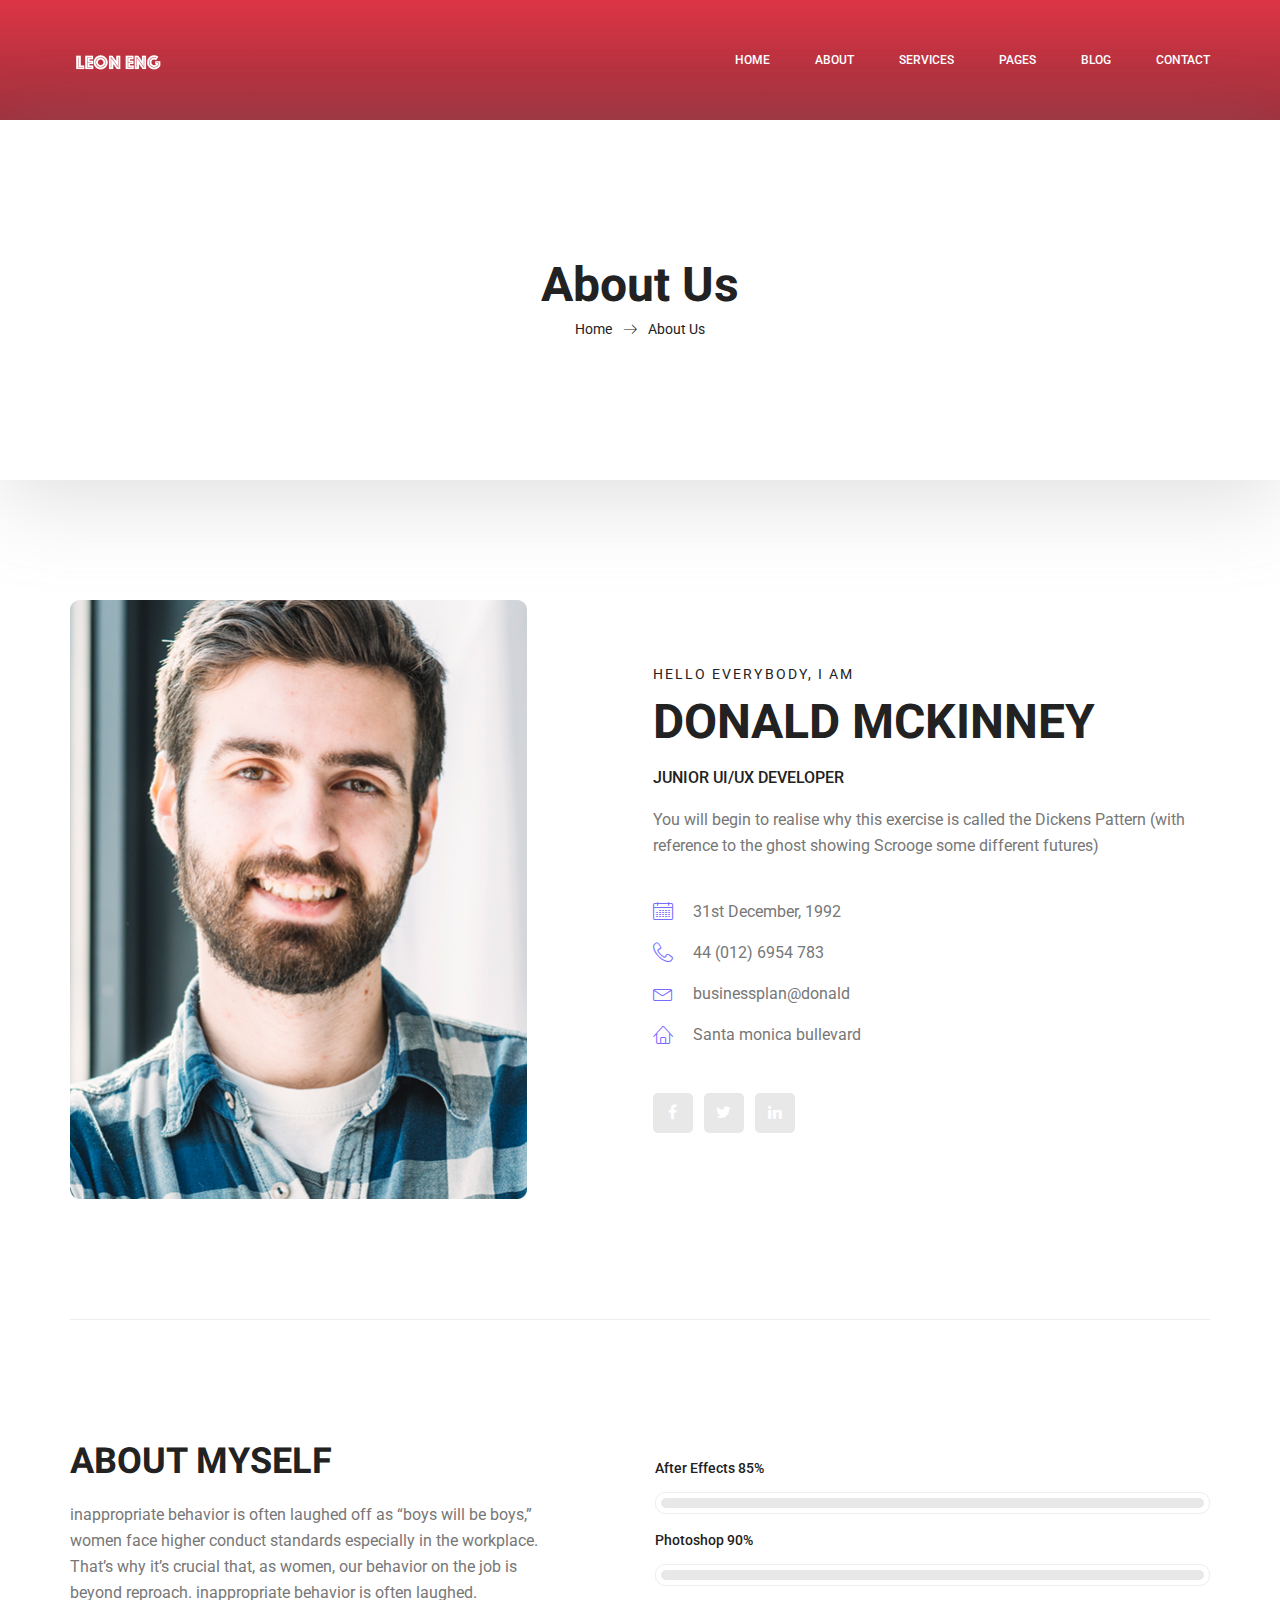
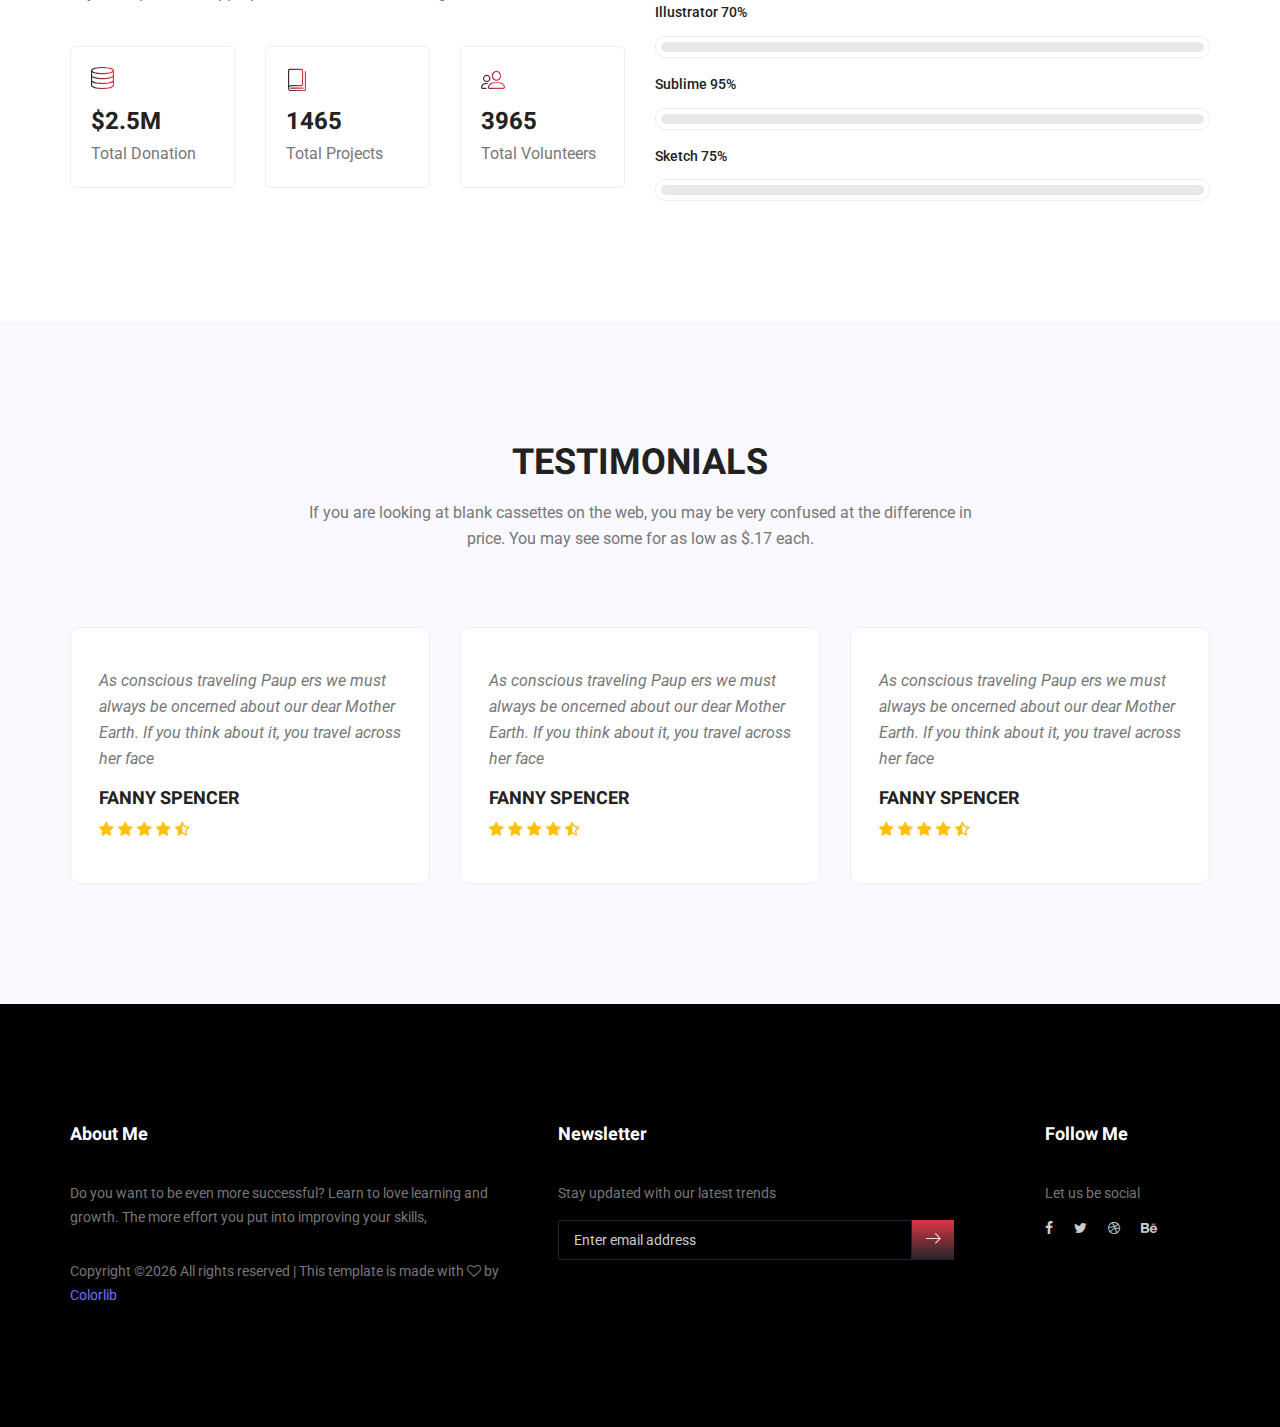
<file: about-us.html>
<!doctype html>
<html lang="en">
    <head>
        <!-- Required meta tags -->
        <meta charset="utf-8">
        <meta name="viewport" content="width=device-width, initial-scale=1, shrink-to-fit=no">
        <link rel="icon" href="img/favicon.png" type="image/png">
        <title>MeetMe Personal</title>
        <!-- Bootstrap CSS -->
        <link rel="stylesheet" href="css/bootstrap.css">
        <link rel="stylesheet" href="vendors/linericon/style.css">
        <link rel="stylesheet" href="css/font-awesome.min.css">
        <link rel="stylesheet" href="vendors/owl-carousel/owl.carousel.min.css">
        <link rel="stylesheet" href="vendors/lightbox/simpleLightbox.css">
        <link rel="stylesheet" href="vendors/nice-select/css/nice-select.css">
        <link rel="stylesheet" href="vendors/animate-css/animate.css">
        <link rel="stylesheet" href="vendors/popup/magnific-popup.css">
        <!-- main css -->
        <link rel="stylesheet" href="css/style.css">
        <link rel="stylesheet" href="css/responsive.css">
    </head>
    <body>
        
        <!--================Header Menu Area =================-->
        <header class="header_area">
            <div class="main_menu">
            	<nav class="navbar navbar-expand-lg navbar-light">
					<div class="container box_1620">
						<!-- Brand and toggle get grouped for better mobile display -->
						<a class="navbar-brand logo_h" href="index.html"><img src="img/logo.png" alt=""></a>
						<button class="navbar-toggler" type="button" data-toggle="collapse" data-target="#navbarSupportedContent" aria-controls="navbarSupportedContent" aria-expanded="false" aria-label="Toggle navigation">
							<span class="icon-bar"></span>
							<span class="icon-bar"></span>
							<span class="icon-bar"></span>
						</button>
						<!-- Collect the nav links, forms, and other content for toggling -->
						<div class="collapse navbar-collapse offset" id="navbarSupportedContent">
							<ul class="nav navbar-nav menu_nav ml-auto">
								<li class="nav-item active"><a class="nav-link" href="index.html">Home</a></li> 
								<li class="nav-item"><a class="nav-link" href="about-us.html">About</a></li> 
								<li class="nav-item"><a class="nav-link" href="services.html">Services</a></li> 
								<li class="nav-item submenu dropdown">
									<a href="#" class="nav-link dropdown-toggle" data-toggle="dropdown" role="button" aria-haspopup="true" aria-expanded="false">Pages</a>
									<ul class="dropdown-menu">
										<li class="nav-item"><a class="nav-link" href="portfolio.html">Portfolio</a></li>
										<li class="nav-item"><a class="nav-link" href="elements.html">Elements</a></li>
									</ul>
								</li> 
								<li class="nav-item submenu dropdown">
									<a href="#" class="nav-link dropdown-toggle" data-toggle="dropdown" role="button" aria-haspopup="true" aria-expanded="false">Blog</a>
									<ul class="dropdown-menu">
										<li class="nav-item"><a class="nav-link" href="blog.html">Blog</a></li>
										<li class="nav-item"><a class="nav-link" href="single-blog.html">Blog Details</a></li>
									</ul>
								</li> 
								<li class="nav-item"><a class="nav-link" href="contact.html">Contact</a></li>
							</ul>
						</div> 
					</div>
            	</nav>
            </div>
        </header>
        <!--================Header Menu Area =================-->
        
        <!--================Home Banner Area =================-->
        <section class="banner_area">
            <div class="box_1620">
				<div class="banner_inner d-flex align-items-center">
					<div class="container">
						<div class="banner_content text-center">
							<h2>About Us</h2>
							<div class="page_link">
								<a href="index.html">Home</a>
								<a href="about-us.html">About Us</a>
							</div>
						</div>
					</div>
				</div>
            </div>
        </section>
        <!--================End Home Banner Area =================-->
        
        
        <!--================Home Banner Area =================-->
        <section class="profile_area">
           	<div class="container">
           		<div class="profile_inner p_120">
					<div class="row">
						<div class="col-lg-5">
							<img class="img-fluid" src="img/personal-2.jpg" alt="">
						</div>
						<div class="col-lg-7">
							<div class="personal_text">
								<h6>Hello Everybody, i am</h6>
								<h3>Donald McKinney</h3>
								<h4>Junior UI/UX Developer</h4>
								<p>You will begin to realise why this exercise is called the Dickens Pattern (with reference to the ghost showing Scrooge some different futures)</p>
								<ul class="list basic_info">
									<li><a href="#"><i class="lnr lnr-calendar-full"></i> 31st December, 1992</a></li>
									<li><a href="#"><i class="lnr lnr-phone-handset"></i> 44 (012) 6954 783</a></li>
									<li><a href="#"><i class="lnr lnr-envelope"></i> businessplan@donald</a></li>
									<li><a href="#"><i class="lnr lnr-home"></i> Santa monica bullevard</a></li>
								</ul>
								<ul class="list personal_social">
									<li><a href="#"><i class="fa fa-facebook"></i></a></li>
									<li><a href="#"><i class="fa fa-twitter"></i></a></li>
									<li><a href="#"><i class="fa fa-linkedin"></i></a></li>
								</ul>
							</div>
						</div>
					</div>
           		</div>
            </div>
        </section>
        <!--================End Home Banner Area =================-->
        
        <!--================Welcome Area =================-->
        <section class="welcome_area p_120">
        	<div class="container">
        		<div class="row welcome_inner">
        			<div class="col-lg-6">
        				<div class="welcome_text">
        					<h4>About Myself</h4>
        					<p>inappropriate behavior is often laughed off as “boys will be boys,” women face higher conduct standards especially in the workplace. That’s why it’s crucial that, as women, our behavior on the job is beyond reproach. inappropriate behavior is often laughed.</p>
        					<div class="row">
        						<div class="col-md-4">
        							<div class="wel_item">
        								<i class="lnr lnr-database"></i>
        								<h4>$2.5M</h4>
        								<p>Total Donation</p>
        							</div>
        						</div>
        						<div class="col-md-4">
        							<div class="wel_item">
        								<i class="lnr lnr-book"></i>
        								<h4>1465</h4>
        								<p>Total Projects</p>
        							</div>
        						</div>
        						<div class="col-md-4">
        							<div class="wel_item">
        								<i class="lnr lnr-users"></i>
        								<h4>3965</h4>
        								<p>Total Volunteers</p>
        							</div>
        						</div>
        					</div>
        				</div>
        			</div>
        			<div class="col-lg-6">
        				<div class="tools_expert">
        					<div class="skill_main">
								<div class="skill_item">
									<h4>After Effects <span class="counter">85</span>%</h4>
									<div class="progress_br">
										<div class="progress">
											<div class="progress-bar" role="progressbar" aria-valuenow="85" aria-valuemin="0" aria-valuemax="100"></div>
										</div>
									</div>
								</div>
								<div class="skill_item">
									<h4>Photoshop <span class="counter">90</span>%</h4>
									<div class="progress_br">
										<div class="progress">
											<div class="progress-bar" role="progressbar" aria-valuenow="90" aria-valuemin="0" aria-valuemax="100"></div>
										</div>
									</div>
								</div>
								<div class="skill_item">
									<h4>Illustrator <span class="counter">70</span>%</h4>
									<div class="progress_br">
										<div class="progress">
											<div class="progress-bar" role="progressbar" aria-valuenow="70" aria-valuemin="0" aria-valuemax="100"></div>
										</div>
									</div>
								</div>
								<div class="skill_item">
									<h4>Sublime <span class="counter">95</span>%</h4>
									<div class="progress_br">
										<div class="progress">
											<div class="progress-bar" role="progressbar" aria-valuenow="95" aria-valuemin="0" aria-valuemax="100"></div>
										</div>
									</div>
								</div>
								<div class="skill_item">
									<h4>Sketch <span class="counter">75</span>%</h4>
									<div class="progress_br">
										<div class="progress">
											<div class="progress-bar" role="progressbar" aria-valuenow="75" aria-valuemin="0" aria-valuemax="100"></div>
										</div>
									</div>
								</div>
							</div>
        				</div>
        			</div>
        		</div>
        	</div>
        </section>
        <!--================End Welcome Area =================-->
        
        <!--================Testimonials Area =================-->
        <section class="testimonials_area p_120">
        	<div class="container">
        		<div class="main_title">
        			<h2>Testimonials</h2>
        			<p>If you are looking at blank cassettes on the web, you may be very confused at the difference in price. You may see some for as low as $.17 each.</p>
        		</div>
        		<div class="testi_inner">
					<div class="testi_slider owl-carousel">
						<div class="item">
							<div class="testi_item">
								<p>As conscious traveling Paup ers we must always be oncerned about our dear Mother Earth. If you think about it, you travel across her face</p>
								<h4>Fanny Spencer</h4>
								<a href="#"><i class="fa fa-star"></i></a>
								<a href="#"><i class="fa fa-star"></i></a>
								<a href="#"><i class="fa fa-star"></i></a>
								<a href="#"><i class="fa fa-star"></i></a>
								<a href="#"><i class="fa fa-star-half-o"></i></a>
							</div>
						</div>
						<div class="item">
							<div class="testi_item">
								<p>As conscious traveling Paup ers we must always be oncerned about our dear Mother Earth. If you think about it, you travel across her face</p>
								<h4>Fanny Spencer</h4>
								<a href="#"><i class="fa fa-star"></i></a>
								<a href="#"><i class="fa fa-star"></i></a>
								<a href="#"><i class="fa fa-star"></i></a>
								<a href="#"><i class="fa fa-star"></i></a>
								<a href="#"><i class="fa fa-star-half-o"></i></a>
							</div>
						</div>
						<div class="item">
							<div class="testi_item">
								<p>As conscious traveling Paup ers we must always be oncerned about our dear Mother Earth. If you think about it, you travel across her face</p>
								<h4>Fanny Spencer</h4>
								<a href="#"><i class="fa fa-star"></i></a>
								<a href="#"><i class="fa fa-star"></i></a>
								<a href="#"><i class="fa fa-star"></i></a>
								<a href="#"><i class="fa fa-star"></i></a>
								<a href="#"><i class="fa fa-star-half-o"></i></a>
							</div>
						</div>
					</div>
        		</div>
        	</div>
        </section>
        <!--================End Testimonials Area =================-->
        
        <!--================Footer Area =================-->
        <footer class="footer_area p_120">
        	<div class="container">
        		<div class="row footer_inner">
        			<div class="col-lg-5 col-sm-6">
        				<aside class="f_widget ab_widget">
        					<div class="f_title">
        						<h3>About Me</h3>
        					</div>
        					<p>Do you want to be even more successful? Learn to love learning and growth. The more effort you put into improving your skills,</p>
        					<p><!-- Link back to Colorlib can't be removed. Template is licensed under CC BY 3.0. -->
Copyright &copy;<script>document.write(new Date().getFullYear());</script> All rights reserved | This template is made with <i class="fa fa-heart-o" aria-hidden="true"></i> by <a href="https://colorlib.com" target="_blank">Colorlib</a>
<!-- Link back to Colorlib can't be removed. Template is licensed under CC BY 3.0. --></p>
        				</aside>
        			</div>
        			<div class="col-lg-5 col-sm-6">
        				<aside class="f_widget news_widget">
        					<div class="f_title">
        						<h3>Newsletter</h3>
        					</div>
        					<p>Stay updated with our latest trends</p>
        					<div id="mc_embed_signup">
                                <form target="_blank" action="https://spondonit.us12.list-manage.com/subscribe/post?u=1462626880ade1ac87bd9c93a&amp;id=92a4423d01" method="get" class="subscribe_form relative">
                                	<div class="input-group d-flex flex-row">
                                        <input name="EMAIL" placeholder="Enter email address" onfocus="this.placeholder = ''" onblur="this.placeholder = 'Email Address '" required="" type="email">
                                        <button class="btn sub-btn"><span class="lnr lnr-arrow-right"></span></button>		
                                    </div>				
                                    <div class="mt-10 info"></div>
                                </form>
                            </div>
        				</aside>
        			</div>
        			<div class="col-lg-2">
        				<aside class="f_widget social_widget">
        					<div class="f_title">
        						<h3>Follow Me</h3>
        					</div>
        					<p>Let us be social</p>
        					<ul class="list">
        						<li><a href="#"><i class="fa fa-facebook"></i></a></li>
        						<li><a href="#"><i class="fa fa-twitter"></i></a></li>
        						<li><a href="#"><i class="fa fa-dribbble"></i></a></li>
        						<li><a href="#"><i class="fa fa-behance"></i></a></li>
        					</ul>
        				</aside>
        			</div>
        		</div>
        	</div>
        </footer>
        <!--================End Footer Area =================-->
        
        
        
        
        <!-- Optional JavaScript -->
        <!-- jQuery first, then Popper.js, then Bootstrap JS -->
        <script src="js/jquery-3.3.1.min.js"></script>
        <script src="js/popper.js"></script>
        <script src="js/bootstrap.min.js"></script>
        <script src="js/stellar.js"></script>
        <script src="vendors/lightbox/simpleLightbox.min.js"></script>
        <script src="vendors/nice-select/js/jquery.nice-select.min.js"></script>
        <script src="vendors/isotope/imagesloaded.pkgd.min.js"></script>
        <script src="vendors/isotope/isotope.pkgd.min.js"></script>
        <script src="vendors/owl-carousel/owl.carousel.min.js"></script>
        <script src="vendors/popup/jquery.magnific-popup.min.js"></script>
        <script src="js/jquery.ajaxchimp.min.js"></script>
        <script src="vendors/counter-up/jquery.waypoints.min.js"></script>
        <script src="vendors/counter-up/jquery.counterup.min.js"></script>
        <script src="js/mail-script.js"></script>
        <script src="js/theme.js"></script>
    </body>
</html>
</file>
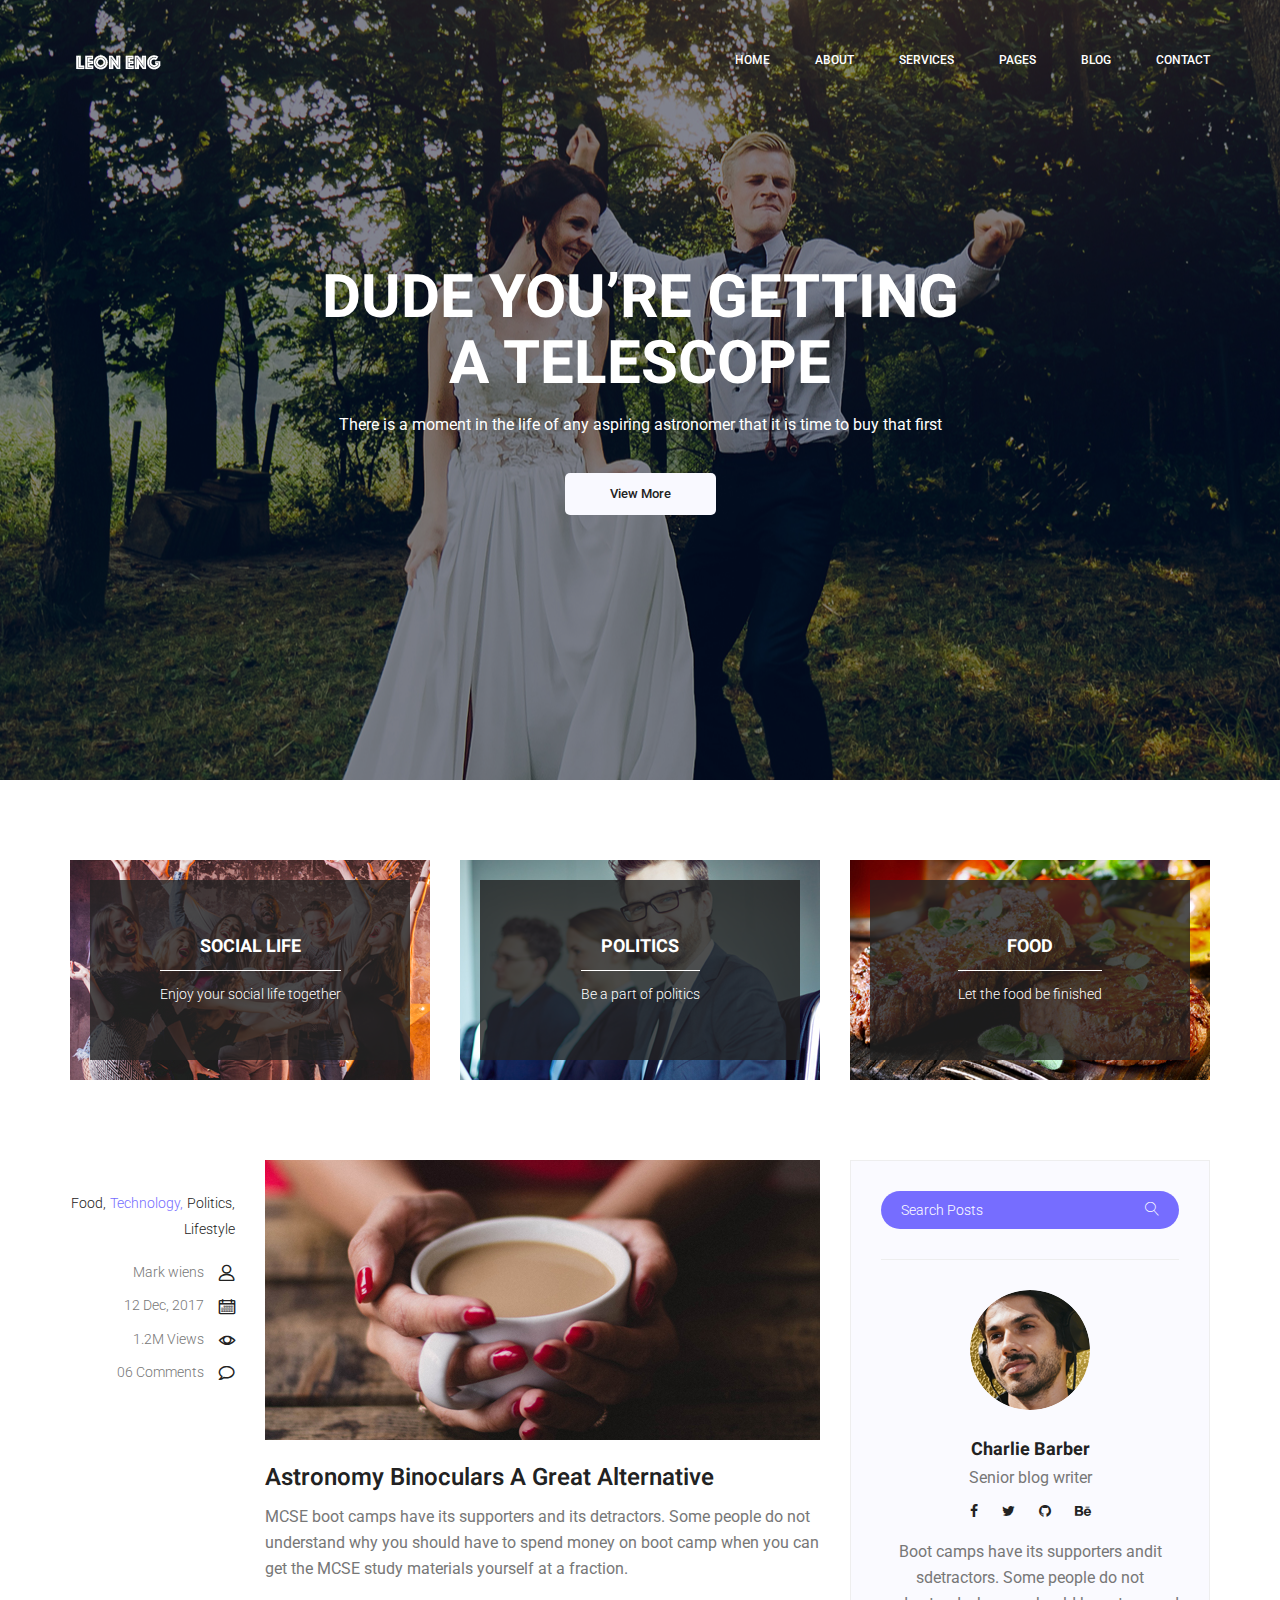
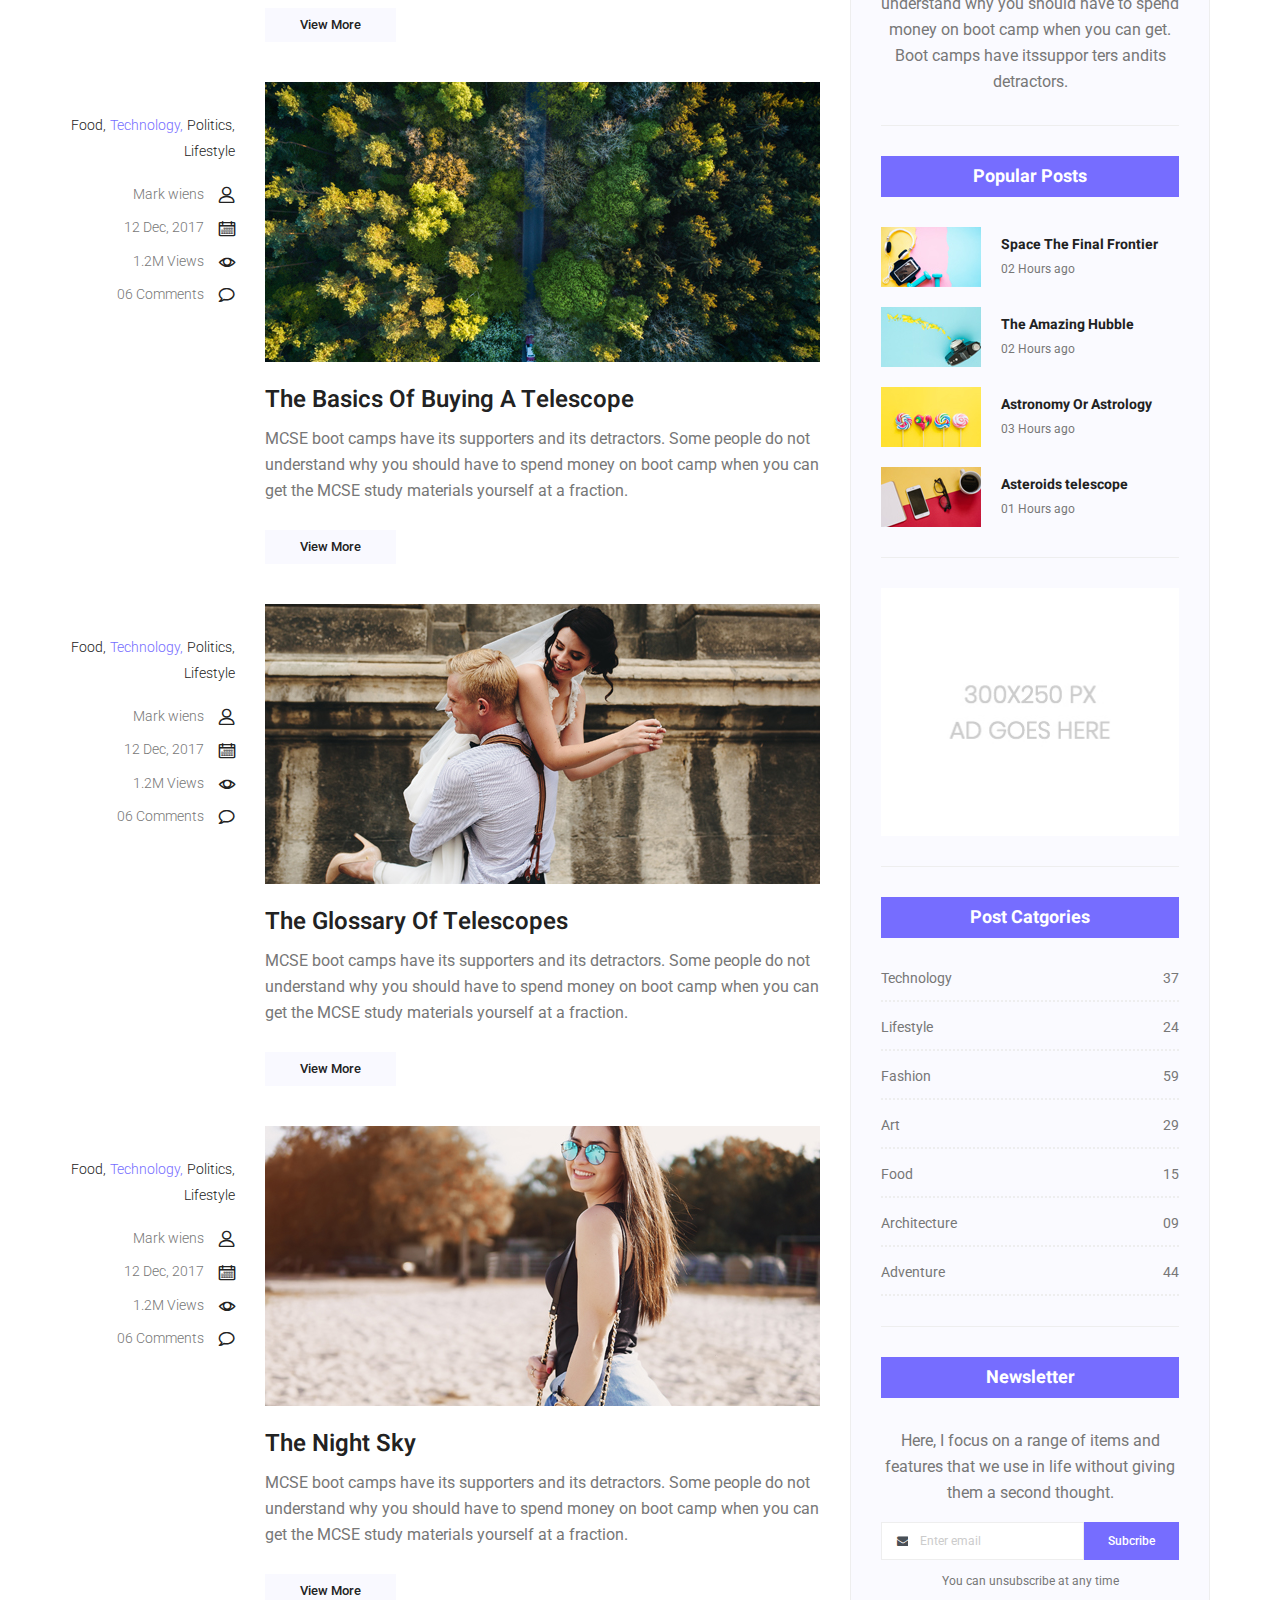
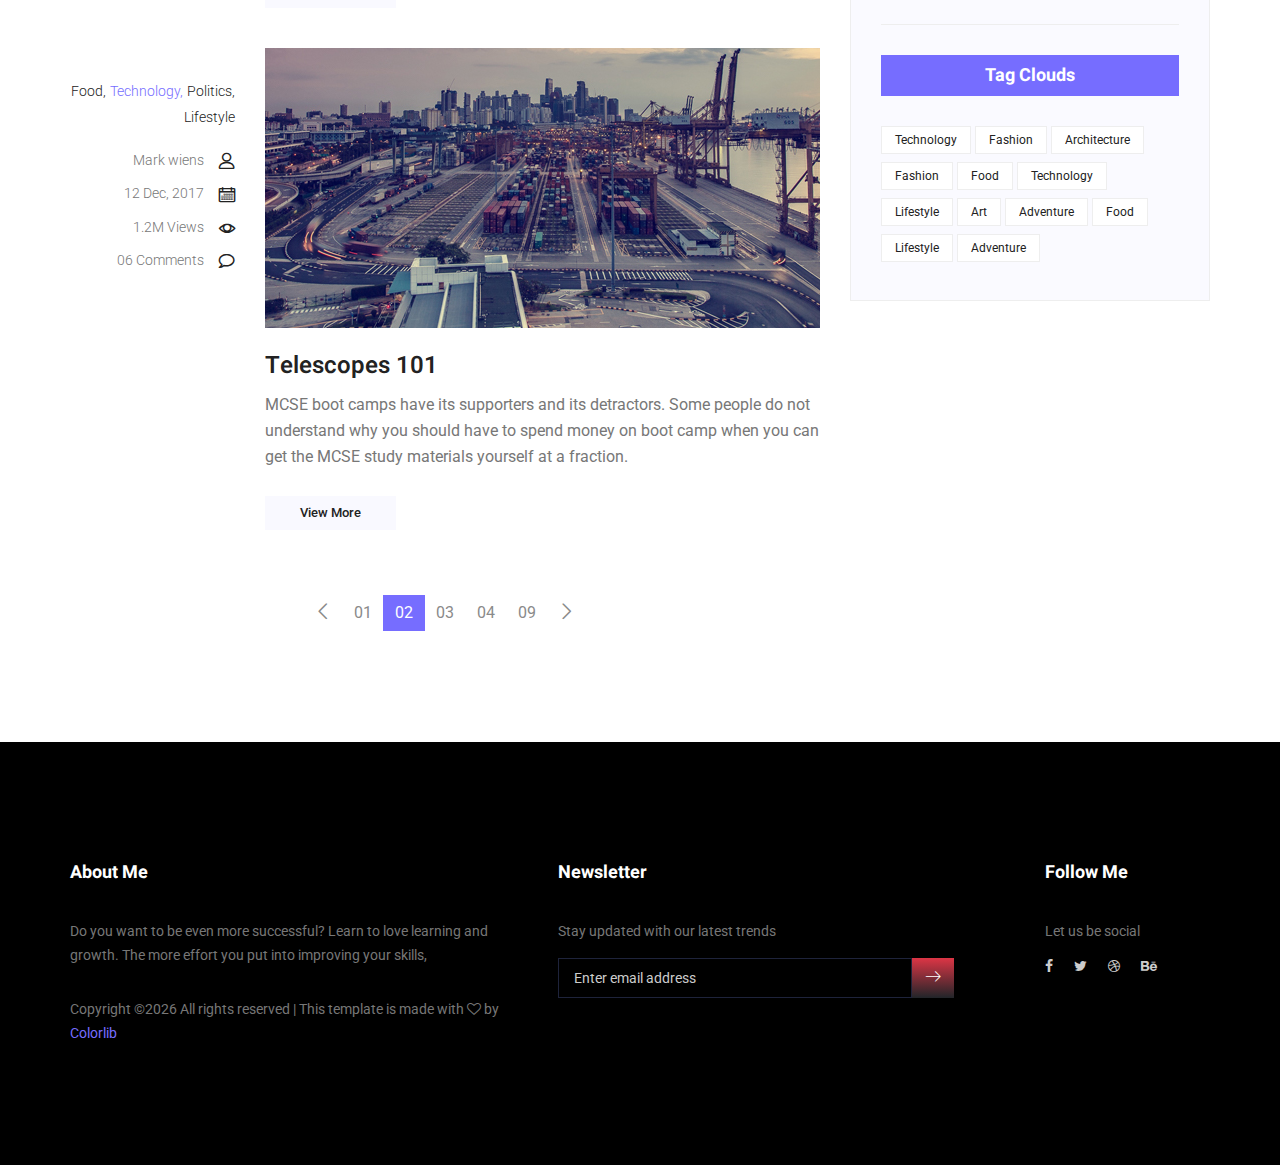
<file: blog.html>
<!doctype html>
<html lang="en">
    <head>
        <!-- Required meta tags -->
        <meta charset="utf-8">
        <meta name="viewport" content="width=device-width, initial-scale=1, shrink-to-fit=no">
        <link rel="icon" href="img/favicon.png" type="image/png">
        <title>MeetMe Personal</title>
        <!-- Bootstrap CSS -->
        <link rel="stylesheet" href="css/bootstrap.css">
        <link rel="stylesheet" href="vendors/linericon/style.css">
        <link rel="stylesheet" href="css/font-awesome.min.css">
        <link rel="stylesheet" href="vendors/owl-carousel/owl.carousel.min.css">
        <link rel="stylesheet" href="vendors/lightbox/simpleLightbox.css">
        <link rel="stylesheet" href="vendors/nice-select/css/nice-select.css">
        <link rel="stylesheet" href="vendors/animate-css/animate.css">
        <link rel="stylesheet" href="vendors/popup/magnific-popup.css">
        <!-- main css -->
        <link rel="stylesheet" href="css/style.css">
        <link rel="stylesheet" href="css/responsive.css">
    </head>
    <body>
        
        <!--================Header Menu Area =================-->
        <header class="header_area">
            <div class="main_menu">
            	<nav class="navbar navbar-expand-lg navbar-light">
					<div class="container box_1620">
						<!-- Brand and toggle get grouped for better mobile display -->
						<a class="navbar-brand logo_h" href="index.html"><img src="img/logo.png" alt=""></a>
						<button class="navbar-toggler" type="button" data-toggle="collapse" data-target="#navbarSupportedContent" aria-controls="navbarSupportedContent" aria-expanded="false" aria-label="Toggle navigation">
							<span class="icon-bar"></span>
							<span class="icon-bar"></span>
							<span class="icon-bar"></span>
						</button>
						<!-- Collect the nav links, forms, and other content for toggling -->
						<div class="collapse navbar-collapse offset" id="navbarSupportedContent">
							<ul class="nav navbar-nav menu_nav ml-auto">
								<li class="nav-item active"><a class="nav-link" href="index.html">Home</a></li> 
								<li class="nav-item"><a class="nav-link" href="about-us.html">About</a></li> 
								<li class="nav-item"><a class="nav-link" href="services.html">Services</a></li> 
								<li class="nav-item submenu dropdown">
									<a href="#" class="nav-link dropdown-toggle" data-toggle="dropdown" role="button" aria-haspopup="true" aria-expanded="false">Pages</a>
									<ul class="dropdown-menu">
										<li class="nav-item"><a class="nav-link" href="portfolio.html">Portfolio</a></li>
										<li class="nav-item"><a class="nav-link" href="elements.html">Elements</a></li>
									</ul>
								</li> 
								<li class="nav-item submenu dropdown">
									<a href="#" class="nav-link dropdown-toggle" data-toggle="dropdown" role="button" aria-haspopup="true" aria-expanded="false">Blog</a>
									<ul class="dropdown-menu">
										<li class="nav-item"><a class="nav-link" href="blog.html">Blog</a></li>
										<li class="nav-item"><a class="nav-link" href="single-blog.html">Blog Details</a></li>
									</ul>
								</li> 
								<li class="nav-item"><a class="nav-link" href="contact.html">Contact</a></li>
							</ul>
						</div> 
					</div>
            	</nav>
            </div>
        </header>
        <!--================Header Menu Area =================-->
        
        <!--================Home Banner Area =================-->
        <section class="home_banner_area blog_banner">
            <div class="banner_inner d-flex align-items-center">
            	<div class="overlay bg-parallax" data-stellar-ratio="0.9" data-stellar-vertical-offset="0" data-background=""></div>
				<div class="container">
					<div class="blog_b_text text-center">
						<h2>Dude You’re Getting <br /> a Telescope</h2>
						<p>There is a moment in the life of any aspiring astronomer that it is time to buy that first</p>
						<a class="white_bg_btn" href="#">View More</a>
					</div>
				</div>
            </div>
        </section>
        <!--================End Home Banner Area =================-->
        
        <!--================Blog Categorie Area =================-->
        <section class="blog_categorie_area">
            <div class="container">
                <div class="row">
                    <div class="col-lg-4">
                        <div class="categories_post">
                            <img src="img/blog/cat-post/cat-post-3.jpg" alt="post">
                            <div class="categories_details">
                                <div class="categories_text">
                                    <a href="blog-details.html"><h5>Social Life</h5></a>
                                    <div class="border_line"></div>
                                    <p>Enjoy your social life together</p>
                                </div>
                            </div>
                        </div>
                    </div>
                    <div class="col-lg-4">
                        <div class="categories_post">
                            <img src="img/blog/cat-post/cat-post-2.jpg" alt="post">
                            <div class="categories_details">
                                <div class="categories_text">
                                    <a href="blog-details.html"><h5>Politics</h5></a>
                                    <div class="border_line"></div>
                                    <p>Be a part of politics</p>
                                </div>
                            </div>
                        </div>
                    </div>
                    <div class="col-lg-4">
                        <div class="categories_post">
                            <img src="img/blog/cat-post/cat-post-1.jpg" alt="post">
                            <div class="categories_details">
                                <div class="categories_text">
                                    <a href="blog-details.html"><h5>Food</h5></a>
                                    <div class="border_line"></div>
                                    <p>Let the food be finished</p>
                                </div>
                            </div>
                        </div>
                    </div>
                </div>
            </div>
        </section>
        <!--================Blog Categorie Area =================-->
        
        <!--================Blog Area =================-->
        <section class="blog_area">
            <div class="container">
                <div class="row">
                    <div class="col-lg-8">
                        <div class="blog_left_sidebar">
                            <article class="row blog_item">
                               <div class="col-md-3">
                                   <div class="blog_info text-right">
                                        <div class="post_tag">
                                            <a href="#">Food,</a>
                                            <a class="active" href="#">Technology,</a>
                                            <a href="#">Politics,</a>
                                            <a href="#">Lifestyle</a>
                                        </div>
                                        <ul class="blog_meta list">
                                            <li><a href="#">Mark wiens<i class="lnr lnr-user"></i></a></li>
                                            <li><a href="#">12 Dec, 2017<i class="lnr lnr-calendar-full"></i></a></li>
                                            <li><a href="#">1.2M Views<i class="lnr lnr-eye"></i></a></li>
                                            <li><a href="#">06 Comments<i class="lnr lnr-bubble"></i></a></li>
                                        </ul>
                                    </div>
                               </div>
                                <div class="col-md-9">
                                    <div class="blog_post">
                                        <img src="img/blog/main-blog/m-blog-1.jpg" alt="">
                                        <div class="blog_details">
                                            <a href="single-blog.html"><h2>Astronomy Binoculars A Great Alternative</h2></a>
                                            <p>MCSE boot camps have its supporters and its detractors. Some people do not understand why you should have to spend money on boot camp when you can get the MCSE study materials yourself at a fraction.</p>
                                            <a href="single-blog.html" class="white_bg_btn">View More</a>
                                        </div>
                                    </div>
                                </div>
                            </article>
                            <article class="row blog_item">
                               <div class="col-md-3">
                                   <div class="blog_info text-right">
                                        <div class="post_tag">
                                            <a href="#">Food,</a>
                                            <a class="active" href="#">Technology,</a>
                                            <a href="#">Politics,</a>
                                            <a href="#">Lifestyle</a>
                                        </div>
                                        <ul class="blog_meta list">
                                            <li><a href="#">Mark wiens<i class="lnr lnr-user"></i></a></li>
                                            <li><a href="#">12 Dec, 2017<i class="lnr lnr-calendar-full"></i></a></li>
                                            <li><a href="#">1.2M Views<i class="lnr lnr-eye"></i></a></li>
                                            <li><a href="#">06 Comments<i class="lnr lnr-bubble"></i></a></li>
                                        </ul>
                                    </div>
                               </div>
                                <div class="col-md-9">
                                    <div class="blog_post">
                                        <img src="img/blog/main-blog/m-blog-2.jpg" alt="">
                                        <div class="blog_details">
                                            <a href="single-blog.html"><h2>The Basics Of Buying A Telescope</h2></a>
                                            <p>MCSE boot camps have its supporters and its detractors. Some people do not understand why you should have to spend money on boot camp when you can get the MCSE study materials yourself at a fraction.</p>
                                            <a href="single-blog.html" class="white_bg_btn">View More</a>
                                        </div>
                                    </div>
                                </div>
                            </article>
                            <article class="row blog_item">
                               <div class="col-md-3">
                                   <div class="blog_info text-right">
                                        <div class="post_tag">
                                            <a href="#">Food,</a>
                                            <a class="active" href="#">Technology,</a>
                                            <a href="#">Politics,</a>
                                            <a href="#">Lifestyle</a>
                                        </div>
                                        <ul class="blog_meta list">
                                            <li><a href="#">Mark wiens<i class="lnr lnr-user"></i></a></li>
                                            <li><a href="#">12 Dec, 2017<i class="lnr lnr-calendar-full"></i></a></li>
                                            <li><a href="#">1.2M Views<i class="lnr lnr-eye"></i></a></li>
                                            <li><a href="#">06 Comments<i class="lnr lnr-bubble"></i></a></li>
                                        </ul>
                                    </div>
                               </div>
                                <div class="col-md-9">
                                    <div class="blog_post">
                                        <img src="img/blog/main-blog/m-blog-3.jpg" alt="">
                                        <div class="blog_details">
                                            <a href="single-blog.html"><h2>The Glossary Of Telescopes</h2></a>
                                            <p>MCSE boot camps have its supporters and its detractors. Some people do not understand why you should have to spend money on boot camp when you can get the MCSE study materials yourself at a fraction.</p>
                                            <a href="single-blog.html" class="white_bg_btn">View More</a>
                                        </div>
                                    </div>
                                </div>
                            </article>
                            <article class="row blog_item">
                               <div class="col-md-3">
                                   <div class="blog_info text-right">
                                        <div class="post_tag">
                                            <a href="#">Food,</a>
                                            <a class="active" href="#">Technology,</a>
                                            <a href="#">Politics,</a>
                                            <a href="#">Lifestyle</a>
                                        </div>
                                        <ul class="blog_meta list">
                                            <li><a href="#">Mark wiens<i class="lnr lnr-user"></i></a></li>
                                            <li><a href="#">12 Dec, 2017<i class="lnr lnr-calendar-full"></i></a></li>
                                            <li><a href="#">1.2M Views<i class="lnr lnr-eye"></i></a></li>
                                            <li><a href="#">06 Comments<i class="lnr lnr-bubble"></i></a></li>
                                        </ul>
                                    </div>
                               </div>
                                <div class="col-md-9">
                                    <div class="blog_post">
                                        <img src="img/blog/main-blog/m-blog-4.jpg" alt="">
                                        <div class="blog_details">
                                            <a href="single-blog.html"><h2>The Night Sky</h2></a>
                                            <p>MCSE boot camps have its supporters and its detractors. Some people do not understand why you should have to spend money on boot camp when you can get the MCSE study materials yourself at a fraction.</p>
                                            <a href="single-blog.html" class="white_bg_btn">View More</a>
                                        </div>
                                    </div>
                                </div>
                            </article>
                            <article class="row blog_item">
                               <div class="col-md-3">
                                   <div class="blog_info text-right">
                                        <div class="post_tag">
                                            <a href="#">Food,</a>
                                            <a class="active" href="#">Technology,</a>
                                            <a href="#">Politics,</a>
                                            <a href="#">Lifestyle</a>
                                        </div>
                                        <ul class="blog_meta list">
                                            <li><a href="#">Mark wiens<i class="lnr lnr-user"></i></a></li>
                                            <li><a href="#">12 Dec, 2017<i class="lnr lnr-calendar-full"></i></a></li>
                                            <li><a href="#">1.2M Views<i class="lnr lnr-eye"></i></a></li>
                                            <li><a href="#">06 Comments<i class="lnr lnr-bubble"></i></a></li>
                                        </ul>
                                    </div>
                               </div>
                                <div class="col-md-9">
                                    <div class="blog_post">
                                        <img src="img/blog/main-blog/m-blog-5.jpg" alt="">
                                        <div class="blog_details">
                                            <a href="single-blog.html"><h2>Telescopes 101</h2></a>
                                            <p>MCSE boot camps have its supporters and its detractors. Some people do not understand why you should have to spend money on boot camp when you can get the MCSE study materials yourself at a fraction.</p>
                                            <a href="single-blog.html" class="white_bg_btn">View More</a>
                                        </div>
                                    </div>
                                </div>
                            </article>
                            <nav class="blog-pagination justify-content-center d-flex">
		                        <ul class="pagination">
		                            <li class="page-item">
		                                <a href="#" class="page-link" aria-label="Previous">
		                                    <span aria-hidden="true">
		                                        <span class="lnr lnr-chevron-left"></span>
		                                    </span>
		                                </a>
		                            </li>
		                            <li class="page-item"><a href="#" class="page-link">01</a></li>
		                            <li class="page-item active"><a href="#" class="page-link">02</a></li>
		                            <li class="page-item"><a href="#" class="page-link">03</a></li>
		                            <li class="page-item"><a href="#" class="page-link">04</a></li>
		                            <li class="page-item"><a href="#" class="page-link">09</a></li>
		                            <li class="page-item">
		                                <a href="#" class="page-link" aria-label="Next">
		                                    <span aria-hidden="true">
		                                        <span class="lnr lnr-chevron-right"></span>
		                                    </span>
		                                </a>
		                            </li>
		                        </ul>
		                    </nav>
                        </div>
                    </div>
                    <div class="col-lg-4">
                        <div class="blog_right_sidebar">
                            <aside class="single_sidebar_widget search_widget">
                                <div class="input-group">
                                    <input type="text" class="form-control" placeholder="Search Posts">
                                    <span class="input-group-btn">
                                        <button class="btn btn-default" type="button"><i class="lnr lnr-magnifier"></i></button>
                                    </span>
                                </div><!-- /input-group -->
                                <div class="br"></div>
                            </aside>
                            <aside class="single_sidebar_widget author_widget">
                                <img class="author_img rounded-circle" src="img/blog/author.png" alt="">
                                <h4>Charlie Barber</h4>
                                <p>Senior blog writer</p>
                                <div class="social_icon">
                                    <a href="#"><i class="fa fa-facebook"></i></a>
                                    <a href="#"><i class="fa fa-twitter"></i></a>
                                    <a href="#"><i class="fa fa-github"></i></a>
                                    <a href="#"><i class="fa fa-behance"></i></a>
                                </div>
                                <p>Boot camps have its supporters andit sdetractors. Some people do not understand why you should have to spend money on boot camp when you can get. Boot camps have itssuppor ters andits detractors.</p>
                                <div class="br"></div>
                            </aside>
                            <aside class="single_sidebar_widget popular_post_widget">
                                <h3 class="widget_title">Popular Posts</h3>
                                <div class="media post_item">
                                    <img src="img/blog/popular-post/post1.jpg" alt="post">
                                    <div class="media-body">
                                        <a href="blog-details.html"><h3>Space The Final Frontier</h3></a>
                                        <p>02 Hours ago</p>
                                    </div>
                                </div>
                                <div class="media post_item">
                                    <img src="img/blog/popular-post/post2.jpg" alt="post">
                                    <div class="media-body">
                                        <a href="blog-details.html"><h3>The Amazing Hubble</h3></a>
                                        <p>02 Hours ago</p>
                                    </div>
                                </div>
                                <div class="media post_item">
                                    <img src="img/blog/popular-post/post3.jpg" alt="post">
                                    <div class="media-body">
                                        <a href="blog-details.html"><h3>Astronomy Or Astrology</h3></a>
                                        <p>03 Hours ago</p>
                                    </div>
                                </div>
                                <div class="media post_item">
                                    <img src="img/blog/popular-post/post4.jpg" alt="post">
                                    <div class="media-body">
                                        <a href="blog-details.html"><h3>Asteroids telescope</h3></a>
                                        <p>01 Hours ago</p>
                                    </div>
                                </div>
                                <div class="br"></div>
                            </aside>
                            <aside class="single_sidebar_widget ads_widget">
                                <a href="#"><img class="img-fluid" src="img/blog/add.jpg" alt=""></a>
                                <div class="br"></div>
                            </aside>
                            <aside class="single_sidebar_widget post_category_widget">
                                <h4 class="widget_title">Post Catgories</h4>
                                <ul class="list cat-list">
                                    <li>
                                        <a href="#" class="d-flex justify-content-between">
                                            <p>Technology</p>
                                            <p>37</p>
                                        </a>
                                    </li>
                                    <li>
                                        <a href="#" class="d-flex justify-content-between">
                                            <p>Lifestyle</p>
                                            <p>24</p>
                                        </a>
                                    </li>
                                    <li>
                                        <a href="#" class="d-flex justify-content-between">
                                            <p>Fashion</p>
                                            <p>59</p>
                                        </a>
                                    </li>
                                    <li>
                                        <a href="#" class="d-flex justify-content-between">
                                            <p>Art</p>
                                            <p>29</p>
                                        </a>
                                    </li>
                                    <li>
                                        <a href="#" class="d-flex justify-content-between">
                                            <p>Food</p>
                                            <p>15</p>
                                        </a>
                                    </li>
                                    <li>
                                        <a href="#" class="d-flex justify-content-between">
                                            <p>Architecture</p>
                                            <p>09</p>
                                        </a>
                                    </li>
                                    <li>
                                        <a href="#" class="d-flex justify-content-between">
                                            <p>Adventure</p>
                                            <p>44</p>
                                        </a>
                                    </li>															
                                </ul>
                                <div class="br"></div>
                            </aside>
                            <aside class="single-sidebar-widget newsletter_widget">
                                <h4 class="widget_title">Newsletter</h4>
                                <p>
                                Here, I focus on a range of items and features that we use in life without
                                giving them a second thought.
                                </p>
                                <div class="form-group d-flex flex-row">
                                    <div class="input-group">
                                        <div class="input-group-prepend">
                                            <div class="input-group-text"><i class="fa fa-envelope" aria-hidden="true"></i></div>
                                        </div>
                                        <input type="text" class="form-control" id="inlineFormInputGroup" placeholder="Enter email" onfocus="this.placeholder = ''" onblur="this.placeholder = 'Enter email'">
                                    </div>
                                    <a href="#" class="bbtns">Subcribe</a>
                                </div>	
                                <p class="text-bottom">You can unsubscribe at any time</p>	
                                <div class="br"></div>							
                            </aside>
                            <aside class="single-sidebar-widget tag_cloud_widget">
                                <h4 class="widget_title">Tag Clouds</h4>
                                <ul class="list">
                                    <li><a href="#">Technology</a></li>
                                    <li><a href="#">Fashion</a></li>
                                    <li><a href="#">Architecture</a></li>
                                    <li><a href="#">Fashion</a></li>
                                    <li><a href="#">Food</a></li>
                                    <li><a href="#">Technology</a></li>
                                    <li><a href="#">Lifestyle</a></li>
                                    <li><a href="#">Art</a></li>
                                    <li><a href="#">Adventure</a></li>
                                    <li><a href="#">Food</a></li>
                                    <li><a href="#">Lifestyle</a></li>
                                    <li><a href="#">Adventure</a></li>
                                </ul>
                            </aside>
                        </div>
                    </div>
                </div>
            </div>
        </section>
        <!--================Blog Area =================-->
        
        <!--================Footer Area =================-->
        <footer class="footer_area p_120">
        	<div class="container">
        		<div class="row footer_inner">
        			<div class="col-lg-5 col-sm-6">
        				<aside class="f_widget ab_widget">
        					<div class="f_title">
        						<h3>About Me</h3>
        					</div>
        					<p>Do you want to be even more successful? Learn to love learning and growth. The more effort you put into improving your skills,</p>
        					<p><!-- Link back to Colorlib can't be removed. Template is licensed under CC BY 3.0. -->
Copyright &copy;<script>document.write(new Date().getFullYear());</script> All rights reserved | This template is made with <i class="fa fa-heart-o" aria-hidden="true"></i> by <a href="https://colorlib.com" target="_blank">Colorlib</a>
<!-- Link back to Colorlib can't be removed. Template is licensed under CC BY 3.0. --></p>
        				</aside>
        			</div>
        			<div class="col-lg-5 col-sm-6">
        				<aside class="f_widget news_widget">
        					<div class="f_title">
        						<h3>Newsletter</h3>
        					</div>
        					<p>Stay updated with our latest trends</p>
        					<div id="mc_embed_signup">
                                <form target="_blank" action="https://spondonit.us12.list-manage.com/subscribe/post?u=1462626880ade1ac87bd9c93a&amp;id=92a4423d01" method="get" class="subscribe_form relative">
                                	<div class="input-group d-flex flex-row">
                                        <input name="EMAIL" placeholder="Enter email address" onfocus="this.placeholder = ''" onblur="this.placeholder = 'Email Address '" required="" type="email">
                                        <button class="btn sub-btn"><span class="lnr lnr-arrow-right"></span></button>		
                                    </div>				
                                    <div class="mt-10 info"></div>
                                </form>
                            </div>
        				</aside>
        			</div>
        			<div class="col-lg-2">
        				<aside class="f_widget social_widget">
        					<div class="f_title">
        						<h3>Follow Me</h3>
        					</div>
        					<p>Let us be social</p>
        					<ul class="list">
        						<li><a href="#"><i class="fa fa-facebook"></i></a></li>
        						<li><a href="#"><i class="fa fa-twitter"></i></a></li>
        						<li><a href="#"><i class="fa fa-dribbble"></i></a></li>
        						<li><a href="#"><i class="fa fa-behance"></i></a></li>
        					</ul>
        				</aside>
        			</div>
        		</div>
        	</div>
        </footer>
        <!--================End Footer Area =================-->
        
        
        
        
        <!-- Optional JavaScript -->
        <!-- jQuery first, then Popper.js, then Bootstrap JS -->
        <script src="js/jquery-3.3.1.min.js"></script>
        <script src="js/popper.js"></script>
        <script src="js/bootstrap.min.js"></script>
        <script src="js/stellar.js"></script>
        <script src="vendors/lightbox/simpleLightbox.min.js"></script>
        <script src="vendors/nice-select/js/jquery.nice-select.min.js"></script>
        <script src="vendors/isotope/imagesloaded.pkgd.min.js"></script>
        <script src="vendors/isotope/isotope.pkgd.min.js"></script>
        <script src="vendors/owl-carousel/owl.carousel.min.js"></script>
        <script src="vendors/popup/jquery.magnific-popup.min.js"></script>
        <script src="js/jquery.ajaxchimp.min.js"></script>
        <script src="vendors/counter-up/jquery.waypoints.min.js"></script>
        <script src="vendors/counter-up/jquery.counterup.min.js"></script>
        <script src="js/mail-script.js"></script>
        <script src="js/theme.js"></script>
    </body>
</html>
</file>
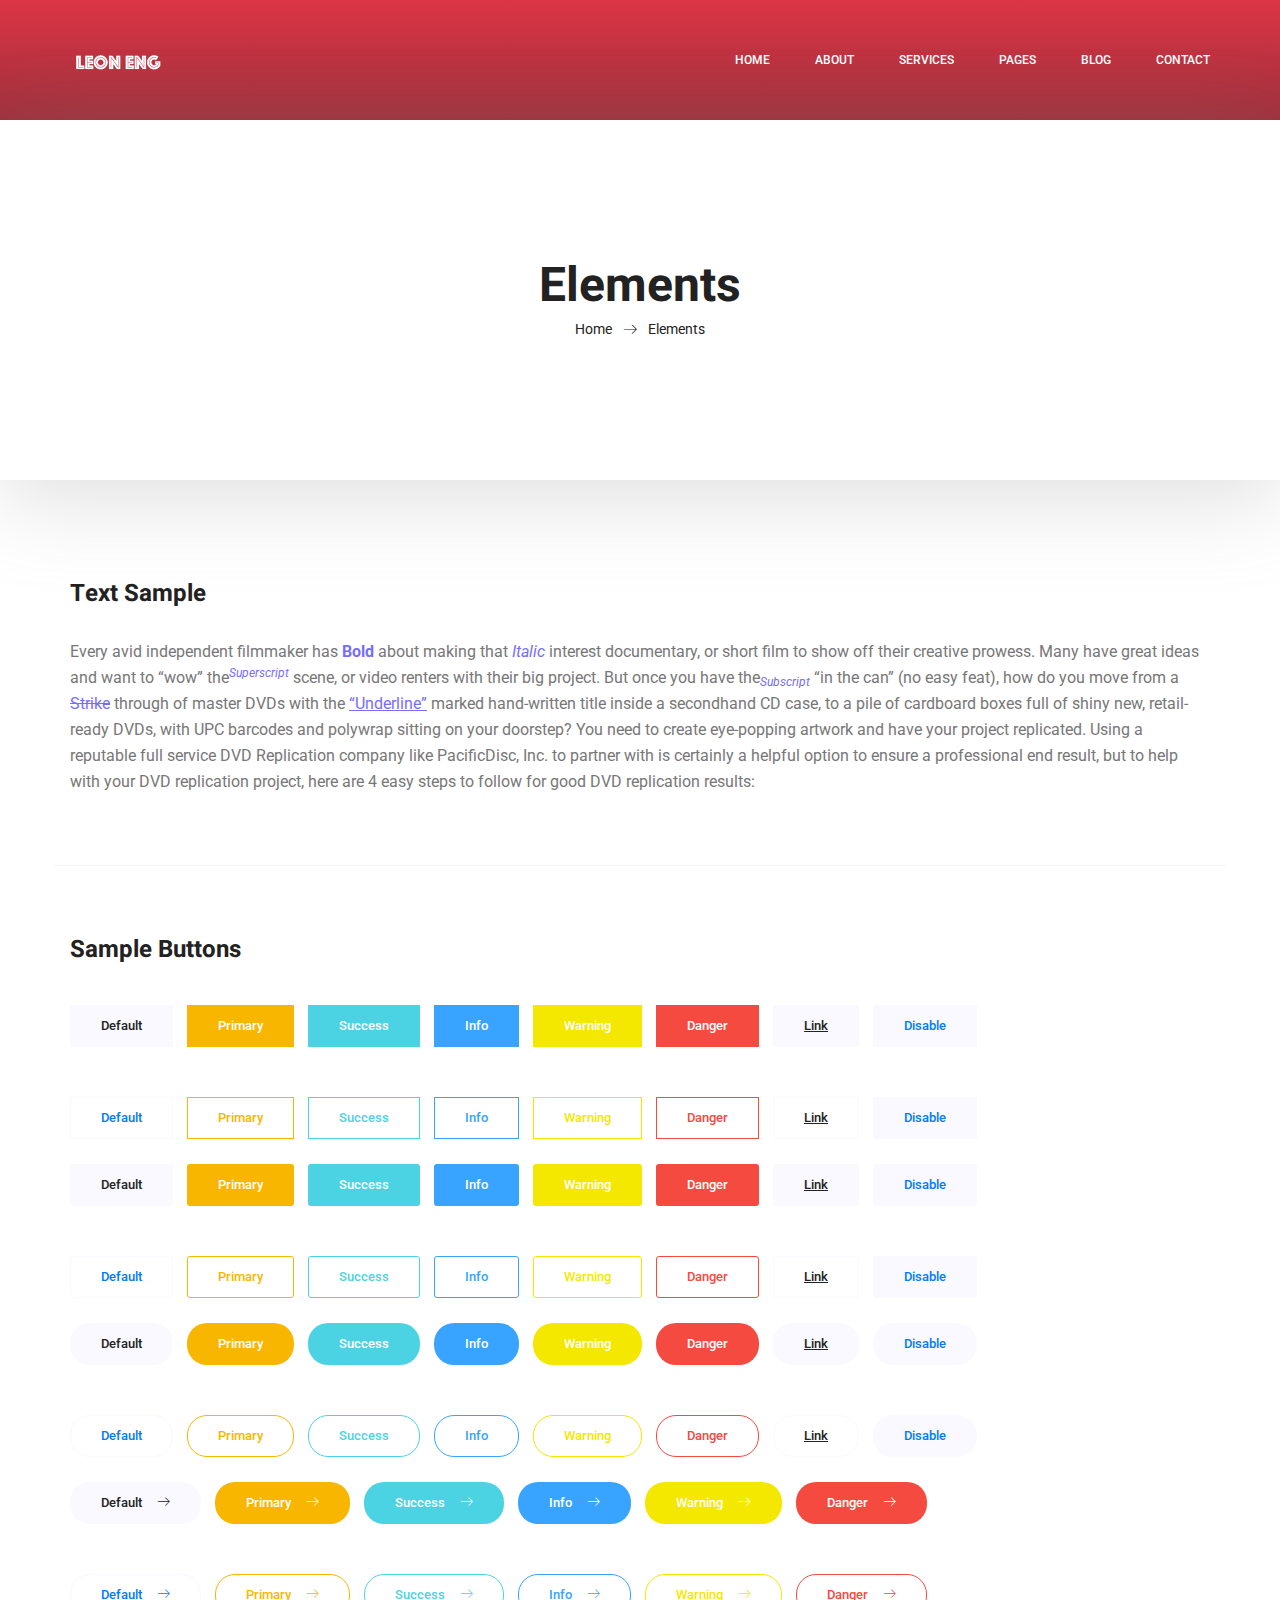
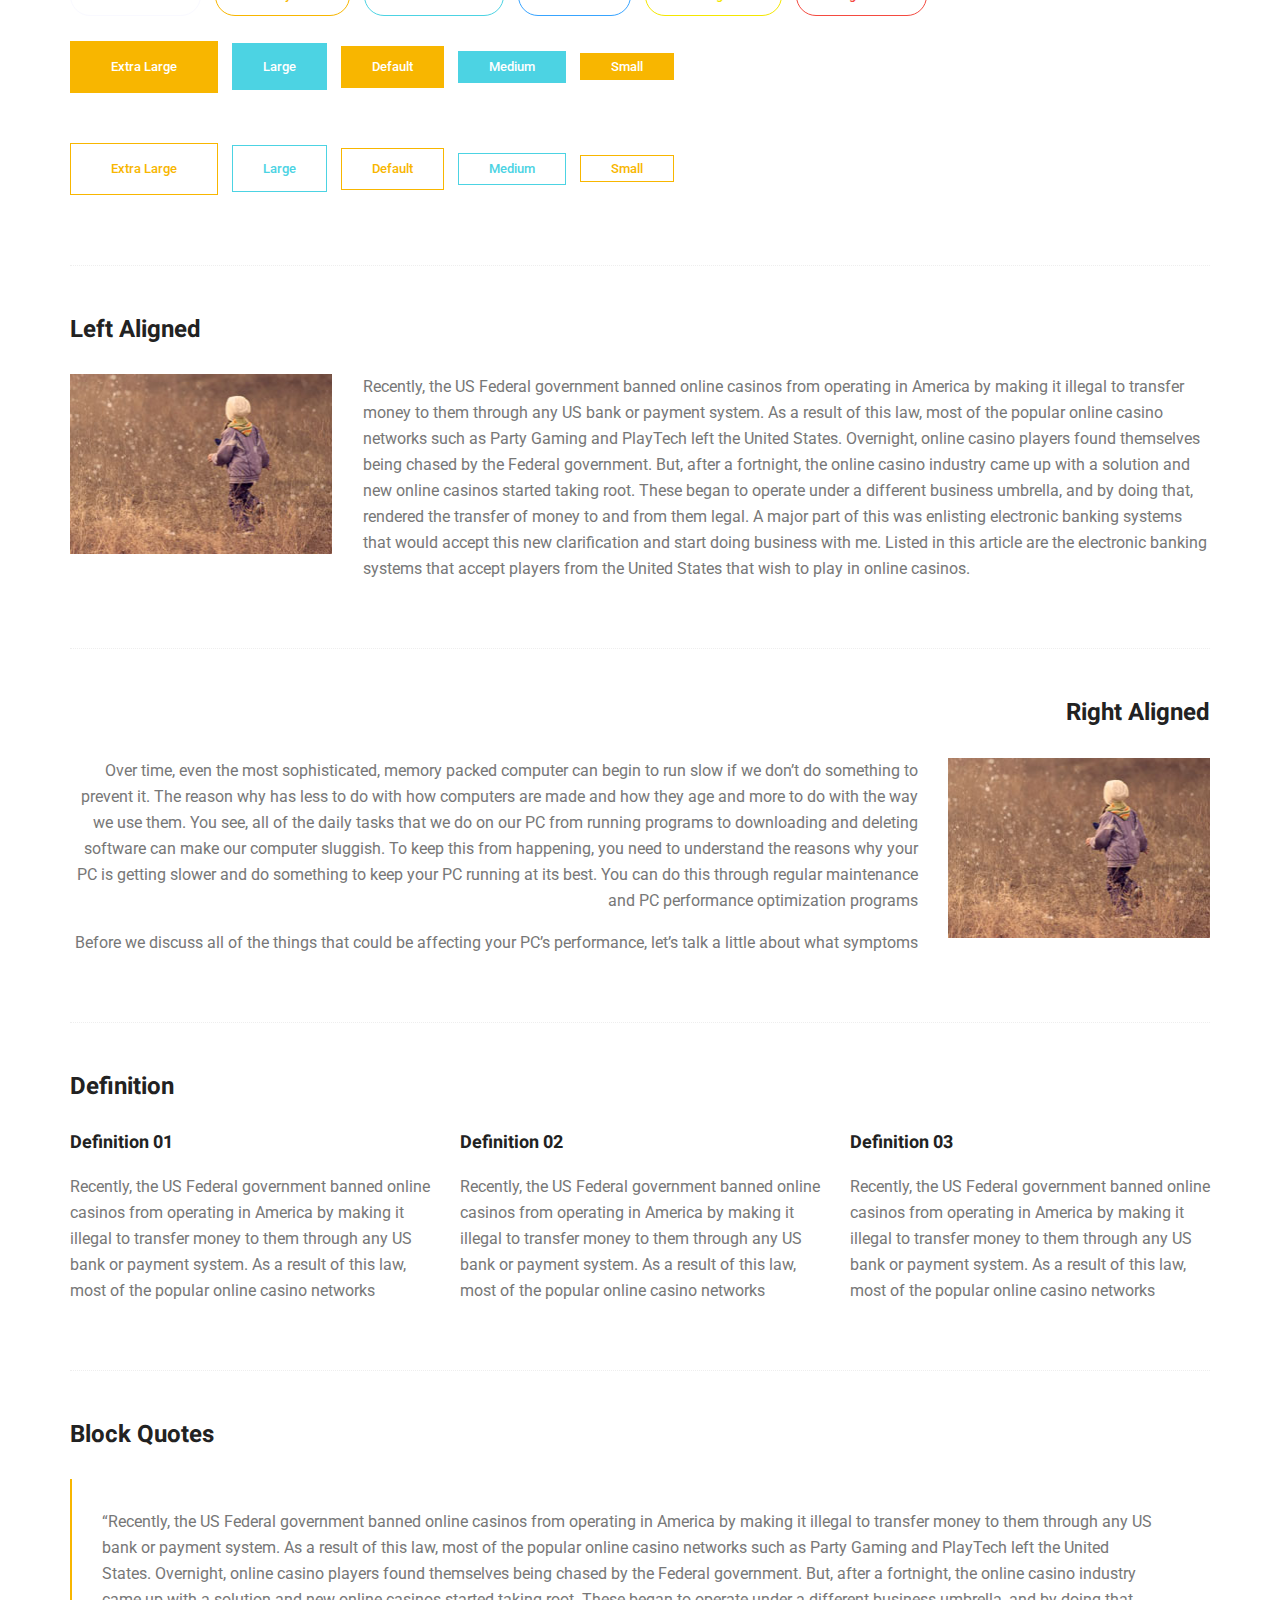
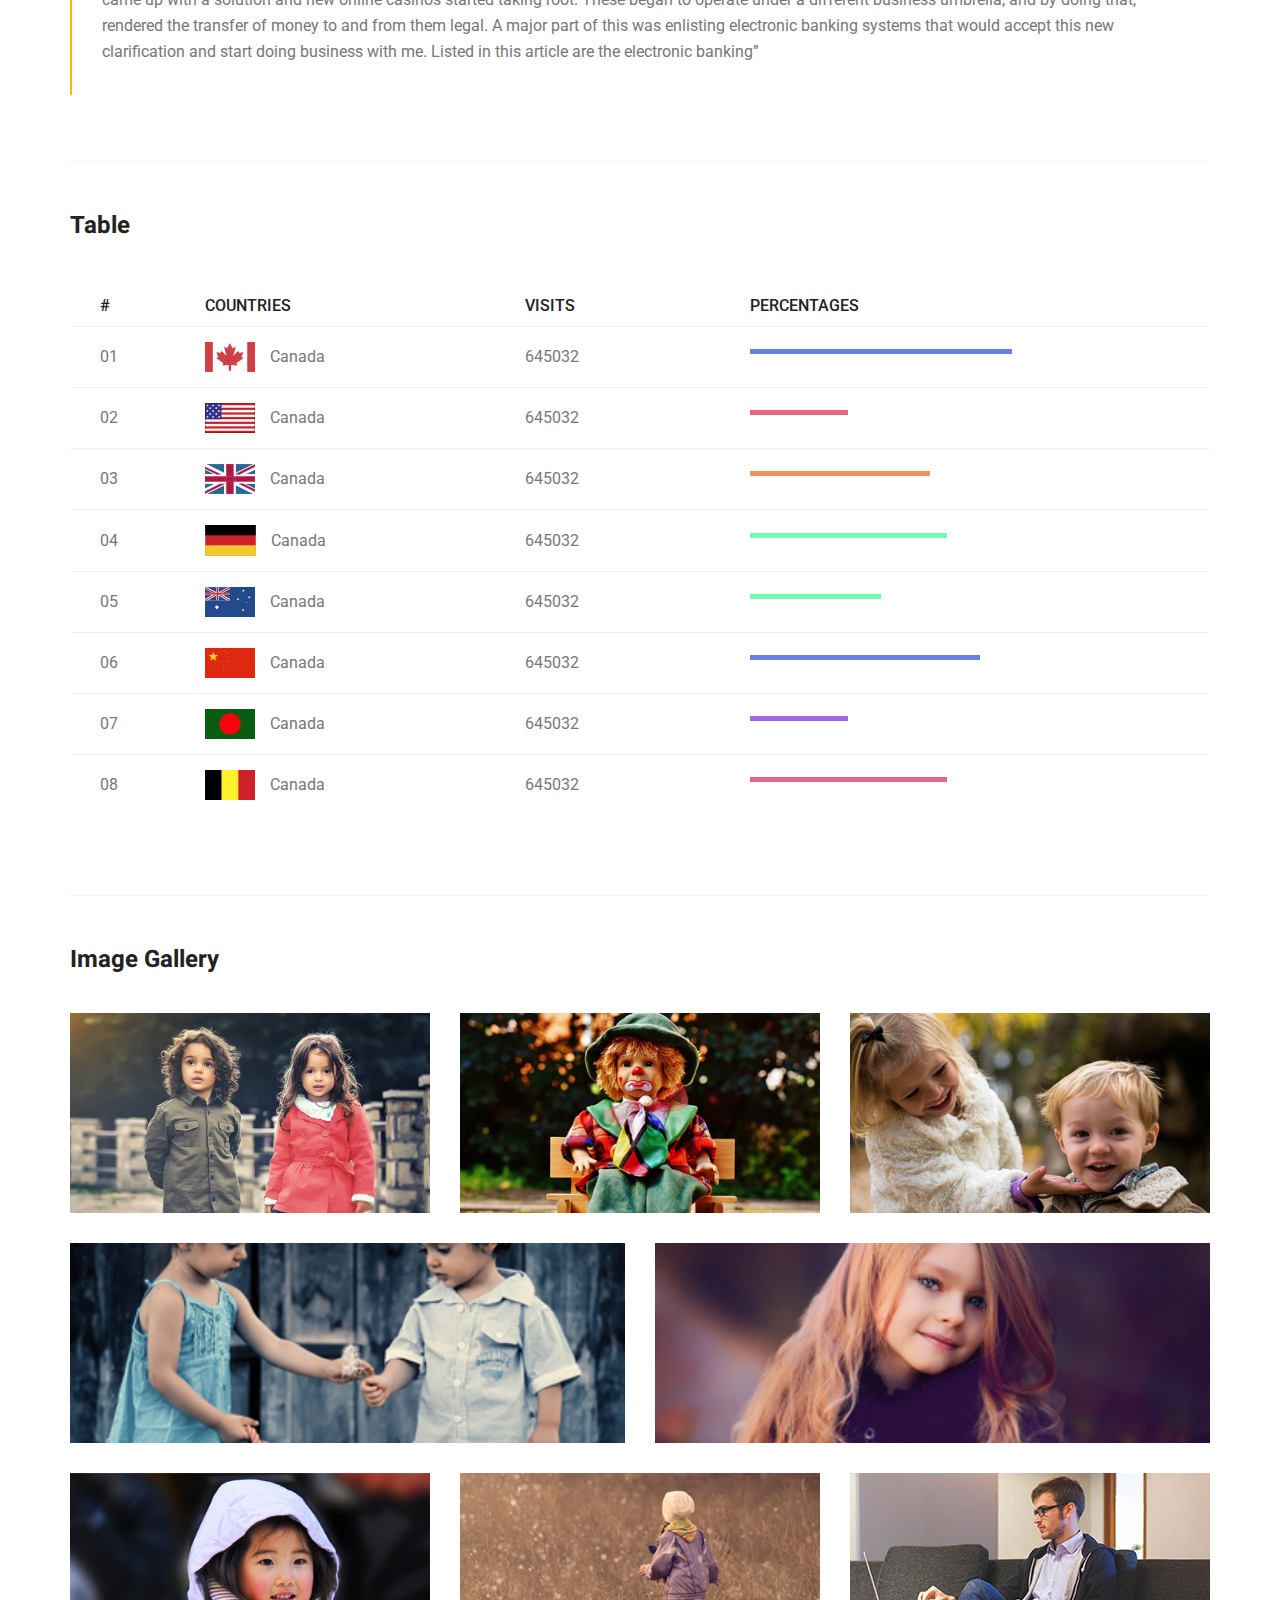
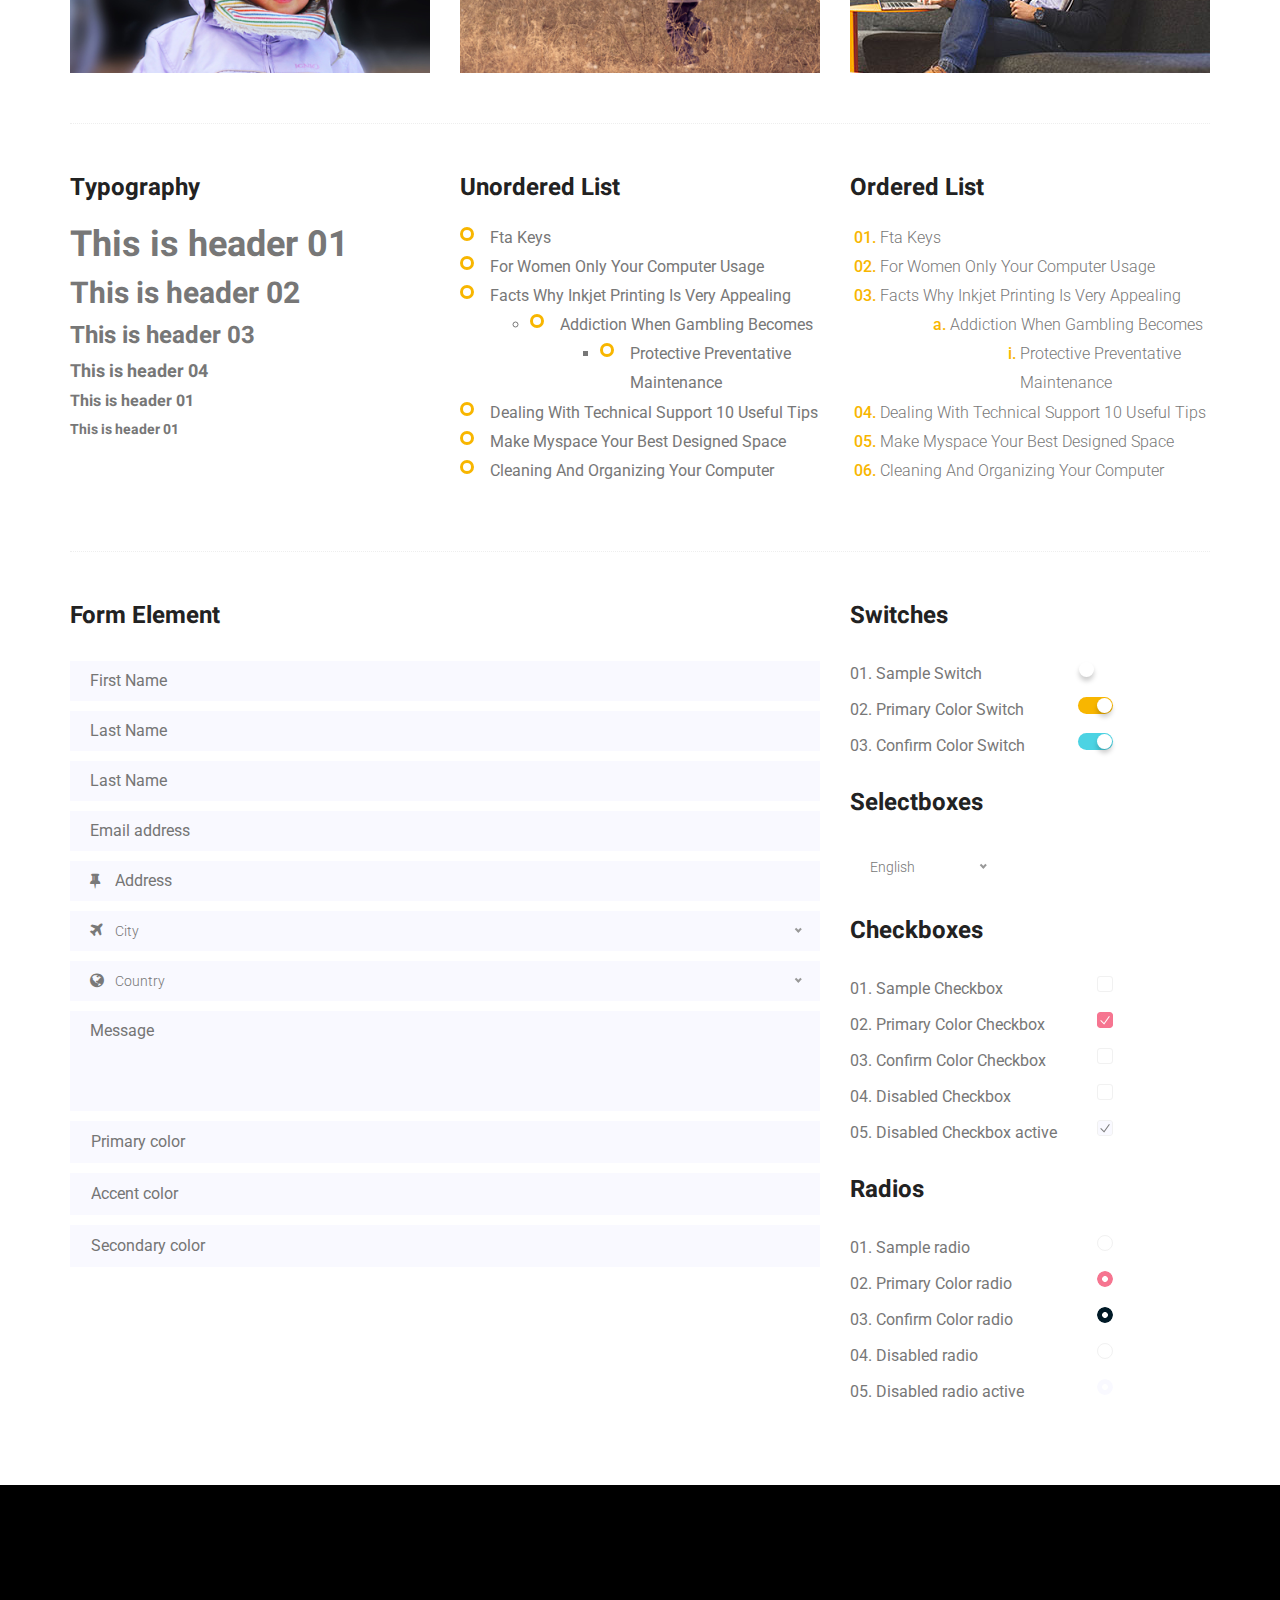
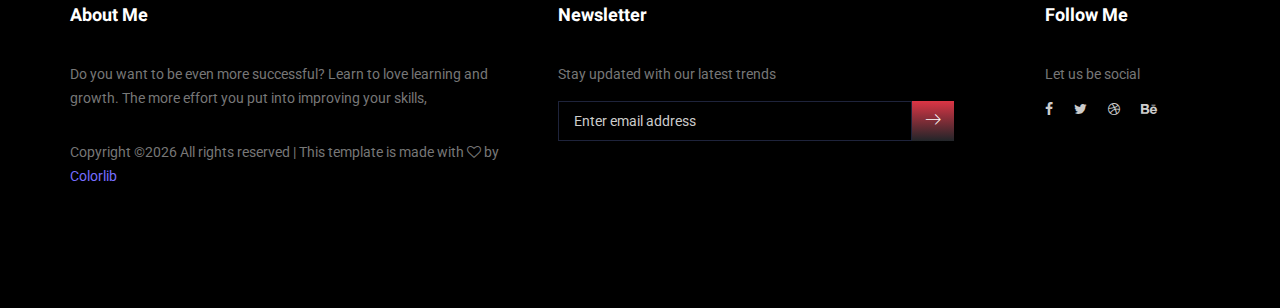
<file: elements.html>
<!doctype html>
<html lang="en">
    <head>
        <!-- Required meta tags -->
        <meta charset="utf-8">
        <meta name="viewport" content="width=device-width, initial-scale=1, shrink-to-fit=no">
        <link rel="icon" href="img/favicon.png" type="image/png">
        <title>MeetMe Personal</title>
        <!-- Bootstrap CSS -->
        <link rel="stylesheet" href="css/bootstrap.css">
        <link rel="stylesheet" href="vendors/linericon/style.css">
        <link rel="stylesheet" href="css/font-awesome.min.css">
        <link rel="stylesheet" href="vendors/owl-carousel/owl.carousel.min.css">
        <link rel="stylesheet" href="vendors/lightbox/simpleLightbox.css">
        <link rel="stylesheet" href="vendors/nice-select/css/nice-select.css">
        <link rel="stylesheet" href="vendors/animate-css/animate.css">
        <link rel="stylesheet" href="vendors/popup/magnific-popup.css">
        <!-- main css -->
        <link rel="stylesheet" href="css/style.css">
        <link rel="stylesheet" href="css/responsive.css">
    </head>
    <body>
        
        <!--================Header Menu Area =================-->
        <header class="header_area">
            <div class="main_menu">
            	<nav class="navbar navbar-expand-lg navbar-light">
					<div class="container box_1620">
						<!-- Brand and toggle get grouped for better mobile display -->
						<a class="navbar-brand logo_h" href="index.html"><img src="img/logo.png" alt=""></a>
						<button class="navbar-toggler" type="button" data-toggle="collapse" data-target="#navbarSupportedContent" aria-controls="navbarSupportedContent" aria-expanded="false" aria-label="Toggle navigation">
							<span class="icon-bar"></span>
							<span class="icon-bar"></span>
							<span class="icon-bar"></span>
						</button>
						<!-- Collect the nav links, forms, and other content for toggling -->
						<div class="collapse navbar-collapse offset" id="navbarSupportedContent">
							<ul class="nav navbar-nav menu_nav ml-auto">
								<li class="nav-item active"><a class="nav-link" href="index.html">Home</a></li> 
								<li class="nav-item"><a class="nav-link" href="about-us.html">About</a></li> 
								<li class="nav-item"><a class="nav-link" href="services.html">Services</a></li> 
								<li class="nav-item submenu dropdown">
									<a href="#" class="nav-link dropdown-toggle" data-toggle="dropdown" role="button" aria-haspopup="true" aria-expanded="false">Pages</a>
									<ul class="dropdown-menu">
										<li class="nav-item"><a class="nav-link" href="portfolio.html">Portfolio</a></li>
										<li class="nav-item"><a class="nav-link" href="elements.html">Elements</a></li>
									</ul>
								</li> 
								<li class="nav-item submenu dropdown">
									<a href="#" class="nav-link dropdown-toggle" data-toggle="dropdown" role="button" aria-haspopup="true" aria-expanded="false">Blog</a>
									<ul class="dropdown-menu">
										<li class="nav-item"><a class="nav-link" href="blog.html">Blog</a></li>
										<li class="nav-item"><a class="nav-link" href="single-blog.html">Blog Details</a></li>
									</ul>
								</li> 
								<li class="nav-item"><a class="nav-link" href="contact.html">Contact</a></li>
							</ul>
						</div> 
					</div>
            	</nav>
            </div>
        </header>
        <!--================Header Menu Area =================-->
        
        <!--================Home Banner Area =================-->
        <section class="banner_area">
            <div class="box_1620">
				<div class="banner_inner d-flex align-items-center">
					<div class="container">
						<div class="banner_content text-center">
							<h2>Elements</h2>
							<div class="page_link">
								<a href="index.html">Home</a>
								<a href="elements.html">Elements</a>
							</div>
						</div>
					</div>
				</div>
            </div>
        </section>
        <!--================End Home Banner Area =================-->
        
        
        <!-- Start Sample Area -->
			<section class="sample-text-area">
				<div class="container">
					<h3 class="text-heading title_color">Text Sample</h3>
					<p class="sample-text">
						Every avid independent filmmaker has <b>Bold</b> about making that <i>Italic</i> interest documentary, or short film to show off their creative prowess. Many have great ideas and want to “wow” the<sup>Superscript</sup> scene, or video renters with their big project.  But once you have the<sub>Subscript</sub> “in the can” (no easy feat), how do you move from a <del>Strike</del> through of master DVDs with the <u>“Underline”</u> marked hand-written title inside a secondhand CD case, to a pile of cardboard boxes full of shiny new, retail-ready DVDs, with UPC barcodes and polywrap sitting on your doorstep?  You need to create eye-popping artwork and have your project replicated. Using a reputable full service DVD Replication company like PacificDisc, Inc. to partner with is certainly a helpful option to ensure a professional end result, but to help with your DVD replication project, here are 4 easy steps to follow for good DVD replication results: 

					</p>
				</div>
			</section>
			<!-- End Sample Area -->
			<!-- Start Button -->
			<section class="button-area">
				<div class="container border-top-generic">
					<h3 class="text-heading title_color">Sample Buttons</h3>
					<div class="button-group-area">
						<a href="#" class="genric-btn default">Default</a>
						<a href="#" class="genric-btn primary">Primary</a>
						<a href="#" class="genric-btn success">Success</a>
						<a href="#" class="genric-btn info">Info</a>
						<a href="#" class="genric-btn warning">Warning</a>
						<a href="#" class="genric-btn danger">Danger</a>
						<a href="#" class="genric-btn link">Link</a>
						<a href="#" class="genric-btn disable">Disable</a>
					</div>
					<div class="button-group-area mt-10">
						<a href="#" class="genric-btn default-border">Default</a>
						<a href="#" class="genric-btn primary-border">Primary</a>
						<a href="#" class="genric-btn success-border">Success</a>
						<a href="#" class="genric-btn info-border">Info</a>
						<a href="#" class="genric-btn warning-border">Warning</a>
						<a href="#" class="genric-btn danger-border">Danger</a>
						<a href="#" class="genric-btn link-border">Link</a>
						<a href="#" class="genric-btn disable">Disable</a>
					</div>
					<div class="button-group-area mt-40">
						<a href="#" class="genric-btn default radius">Default</a>
						<a href="#" class="genric-btn primary radius">Primary</a>
						<a href="#" class="genric-btn success radius">Success</a>
						<a href="#" class="genric-btn info radius">Info</a>
						<a href="#" class="genric-btn warning radius">Warning</a>
						<a href="#" class="genric-btn danger radius">Danger</a>
						<a href="#" class="genric-btn link radius">Link</a>
						<a href="#" class="genric-btn disable radius">Disable</a>
					</div>
					<div class="button-group-area mt-10">
						<a href="#" class="genric-btn default-border radius">Default</a>
						<a href="#" class="genric-btn primary-border radius">Primary</a>
						<a href="#" class="genric-btn success-border radius">Success</a>
						<a href="#" class="genric-btn info-border radius">Info</a>
						<a href="#" class="genric-btn warning-border radius">Warning</a>
						<a href="#" class="genric-btn danger-border radius">Danger</a>
						<a href="#" class="genric-btn link-border radius">Link</a>
						<a href="#" class="genric-btn disable radius">Disable</a>
					</div>
					<div class="button-group-area mt-40">
						<a href="#" class="genric-btn default circle">Default</a>
						<a href="#" class="genric-btn primary circle">Primary</a>
						<a href="#" class="genric-btn success circle">Success</a>
						<a href="#" class="genric-btn info circle">Info</a>
						<a href="#" class="genric-btn warning circle">Warning</a>
						<a href="#" class="genric-btn danger circle">Danger</a>
						<a href="#" class="genric-btn link circle">Link</a>
						<a href="#" class="genric-btn disable circle">Disable</a>
					</div>
					<div class="button-group-area mt-10">
						<a href="#" class="genric-btn default-border circle">Default</a>
						<a href="#" class="genric-btn primary-border circle">Primary</a>
						<a href="#" class="genric-btn success-border circle">Success</a>
						<a href="#" class="genric-btn info-border circle">Info</a>
						<a href="#" class="genric-btn warning-border circle">Warning</a>
						<a href="#" class="genric-btn danger-border circle">Danger</a>
						<a href="#" class="genric-btn link-border circle">Link</a>
						<a href="#" class="genric-btn disable circle">Disable</a>
					</div>
					<div class="button-group-area mt-40">
						<a href="#" class="genric-btn default circle arrow">Default<span class="lnr lnr-arrow-right"></span></a>
						<a href="#" class="genric-btn primary circle arrow">Primary<span class="lnr lnr-arrow-right"></span></a>
						<a href="#" class="genric-btn success circle arrow">Success<span class="lnr lnr-arrow-right"></span></a>
						<a href="#" class="genric-btn info circle arrow">Info<span class="lnr lnr-arrow-right"></span></a>
						<a href="#" class="genric-btn warning circle arrow">Warning<span class="lnr lnr-arrow-right"></span></a>
						<a href="#" class="genric-btn danger circle arrow">Danger<span class="lnr lnr-arrow-right"></span></a>
					</div>
					<div class="button-group-area mt-10">
						<a href="#" class="genric-btn default-border circle arrow">Default<span class="lnr lnr-arrow-right"></span></a>
						<a href="#" class="genric-btn primary-border circle arrow">Primary<span class="lnr lnr-arrow-right"></span></a>
						<a href="#" class="genric-btn success-border circle arrow">Success<span class="lnr lnr-arrow-right"></span></a>
						<a href="#" class="genric-btn info-border circle arrow">Info<span class="lnr lnr-arrow-right"></span></a>
						<a href="#" class="genric-btn warning-border circle arrow">Warning<span class="lnr lnr-arrow-right"></span></a>
						<a href="#" class="genric-btn danger-border circle arrow">Danger<span class="lnr lnr-arrow-right"></span></a>
					</div>
					<div class="button-group-area mt-40">
						<a href="#" class="genric-btn primary e-large">Extra Large</a>
						<a href="#" class="genric-btn success large">Large</a>
						<a href="#" class="genric-btn primary">Default</a>
						<a href="#" class="genric-btn success medium">Medium</a>
						<a href="#" class="genric-btn primary small">Small</a>
					</div>
					<div class="button-group-area mt-10">
						<a href="#" class="genric-btn primary-border e-large">Extra Large</a>
						<a href="#" class="genric-btn success-border large">Large</a>
						<a href="#" class="genric-btn primary-border">Default</a>
						<a href="#" class="genric-btn success-border medium">Medium</a>
						<a href="#" class="genric-btn primary-border small">Small</a>
					</div>
				</div>
			</section>
			<!-- End Button -->
			<!-- Start Align Area -->
			<div class="whole-wrap">
				<div class="container">
					<div class="section-top-border">
						<h3 class="mb-30 title_color">Left Aligned</h3>
						<div class="row">
							<div class="col-md-3">
								<img src="img/elements/d.jpg" alt="" class="img-fluid">
							</div>
							<div class="col-md-9 mt-sm-20 left-align-p">
								<p>Recently, the US Federal government banned online casinos from operating in America by making it illegal to transfer money to them through any US bank or payment system. As a result of this law, most of the popular online casino networks such as Party Gaming and PlayTech left the United States. Overnight, online casino players found themselves being chased by the Federal government. But, after a fortnight, the online casino industry came up with a solution and new online casinos started taking root. These began to operate under a different business umbrella, and by doing that, rendered the transfer of money to and from them legal. A major part of this was enlisting electronic banking systems that would accept this new clarification and start doing business with me. Listed in this article are the electronic banking systems that accept players from the United States that wish to play in online casinos.</p>
							</div>
						</div>
					</div>
					<div class="section-top-border text-right">
						<h3 class="mb-30 title_color">Right Aligned</h3>
						<div class="row">
							<div class="col-md-9">
								<p class="text-right">Over time, even the most sophisticated, memory packed computer can begin to run slow if we don’t do something to prevent it. The reason why has less to do with how computers are made and how they age and more to do with the way we use them. You see, all of the daily tasks that we do on our PC from running programs to downloading and deleting software can make our computer sluggish. To keep this from happening, you need to understand the reasons why your PC is getting slower and do something to keep your PC running at its best. You can do this through regular maintenance and PC performance optimization programs</p>
								<p class="text-right">Before we discuss all of the things that could be affecting your PC’s performance, let’s talk a little about what symptoms</p>
							</div>
							<div class="col-md-3">
								<img src="img/elements/d.jpg" alt="" class="img-fluid">
							</div>
						</div>
					</div>
					<div class="section-top-border">
						<h3 class="mb-30 title_color">Definition</h3>
						<div class="row">
							<div class="col-md-4">
								<div class="single-defination">
									<h4 class="mb-20">Definition 01</h4>
									<p>Recently, the US Federal government banned online casinos from operating in America by making it illegal to transfer money to them through any US bank or payment system. As a result of this law, most of the popular online casino networks</p>
								</div>
							</div>
							<div class="col-md-4">
								<div class="single-defination">
									<h4 class="mb-20">Definition 02</h4>
									<p>Recently, the US Federal government banned online casinos from operating in America by making it illegal to transfer money to them through any US bank or payment system. As a result of this law, most of the popular online casino networks</p>
								</div>
							</div>
							<div class="col-md-4">
								<div class="single-defination">
									<h4 class="mb-20">Definition 03</h4>
									<p>Recently, the US Federal government banned online casinos from operating in America by making it illegal to transfer money to them through any US bank or payment system. As a result of this law, most of the popular online casino networks</p>
								</div>
							</div>
						</div>
					</div>
					<div class="section-top-border">
						<h3 class="mb-30 title_color">Block Quotes</h3>
						<div class="row">
							<div class="col-lg-12">
								<blockquote class="generic-blockquote">
									“Recently, the US Federal government banned online casinos from operating in America by making it illegal to transfer money to them through any US bank or payment system. As a result of this law, most of the popular online casino networks such as Party Gaming and PlayTech left the United States. Overnight, online casino players found themselves being chased by the Federal government. But, after a fortnight, the online casino industry came up with a solution and new online casinos started taking root. These began to operate under a different business umbrella, and by doing that, rendered the transfer of money to and from them legal. A major part of this was enlisting electronic banking systems that would accept this new clarification and start doing business with me. Listed in this article are the electronic banking” 
								</blockquote>
							</div>
						</div>
					</div>
					<div class="section-top-border">
						<h3 class="mb-30 title_color">Table</h3>
						<div class="progress-table-wrap">
							<div class="progress-table">
								<div class="table-head">
									<div class="serial">#</div>
									<div class="country">Countries</div>
									<div class="visit">Visits</div>
									<div class="percentage">Percentages</div>
								</div>
								<div class="table-row">
									<div class="serial">01</div>
									<div class="country"> <img src="img/elements/f1.jpg" alt="flag">Canada</div>
									<div class="visit">645032</div>
									<div class="percentage">
										<div class="progress">
											<div class="progress-bar color-1" role="progressbar" style="width: 80%" aria-valuenow="80" aria-valuemin="0" aria-valuemax="100"></div>
										</div>
									</div>
								</div>
								<div class="table-row">
									<div class="serial">02</div>
									<div class="country"> <img src="img/elements/f2.jpg" alt="flag">Canada</div>
									<div class="visit">645032</div>
									<div class="percentage">
										<div class="progress">
											<div class="progress-bar color-2" role="progressbar" style="width: 30%" aria-valuenow="30" aria-valuemin="0" aria-valuemax="100"></div>
										</div>
									</div>
								</div>
								<div class="table-row">
									<div class="serial">03</div>
									<div class="country"> <img src="img/elements/f3.jpg" alt="flag">Canada</div>
									<div class="visit">645032</div>
									<div class="percentage">
										<div class="progress">
											<div class="progress-bar color-3" role="progressbar" style="width: 55%" aria-valuenow="55" aria-valuemin="0" aria-valuemax="100"></div>
										</div>
									</div>
								</div>
								<div class="table-row">
									<div class="serial">04</div>
									<div class="country"> <img src="img/elements/f4.jpg" alt="flag">Canada</div>
									<div class="visit">645032</div>
									<div class="percentage">
										<div class="progress">
											<div class="progress-bar color-4" role="progressbar" style="width: 60%" aria-valuenow="60" aria-valuemin="0" aria-valuemax="100"></div>
										</div>
									</div>
								</div>
								<div class="table-row">
									<div class="serial">05</div>
									<div class="country"> <img src="img/elements/f5.jpg" alt="flag">Canada</div>
									<div class="visit">645032</div>
									<div class="percentage">
										<div class="progress">
											<div class="progress-bar color-5" role="progressbar" style="width: 40%" aria-valuenow="40" aria-valuemin="0" aria-valuemax="100"></div>
										</div>
									</div>
								</div>
								<div class="table-row">
									<div class="serial">06</div>
									<div class="country"> <img src="img/elements/f6.jpg" alt="flag">Canada</div>
									<div class="visit">645032</div>
									<div class="percentage">
										<div class="progress">
											<div class="progress-bar color-6" role="progressbar" style="width: 70%" aria-valuenow="70" aria-valuemin="0" aria-valuemax="100"></div>
										</div>
									</div>
								</div>
								<div class="table-row">
									<div class="serial">07</div>
									<div class="country"> <img src="img/elements/f7.jpg" alt="flag">Canada</div>
									<div class="visit">645032</div>
									<div class="percentage">
										<div class="progress">
											<div class="progress-bar color-7" role="progressbar" style="width: 30%" aria-valuenow="30" aria-valuemin="0" aria-valuemax="100"></div>
										</div>
									</div>
								</div>
								<div class="table-row">
									<div class="serial">08</div>
									<div class="country"> <img src="img/elements/f8.jpg" alt="flag">Canada</div>
									<div class="visit">645032</div>
									<div class="percentage">
										<div class="progress">
											<div class="progress-bar color-8" role="progressbar" style="width: 60%" aria-valuenow="60" aria-valuemin="0" aria-valuemax="100"></div>
										</div>
									</div>
								</div>
							</div>
						</div>
					</div>
					<div class="section-top-border">
						<h3 class="title_color">Image Gallery</h3>
						<div class="row gallery-item">
							<div class="col-md-4">
								<a href="img/elements/g1.jpg" class="img-gal"><div class="single-gallery-image" style="background: url(img/elements/g1.jpg);"></div></a>
							</div>
							<div class="col-md-4">
								<a href="img/elements/g2.jpg" class="img-gal"><div class="single-gallery-image" style="background: url(img/elements/g2.jpg);"></div></a>
							</div>
							<div class="col-md-4">
								<a href="img/elements/g3.jpg" class="img-gal"><div class="single-gallery-image" style="background: url(img/elements/g3.jpg);"></div></a>
							</div>
							<div class="col-md-6">
								<a href="img/elements/g4.jpg" class="img-gal"><div class="single-gallery-image" style="background: url(img/elements/g4.jpg);"></div></a>
							</div>
							<div class="col-md-6">
								<a href="img/elements/g5.jpg" class="img-gal"><div class="single-gallery-image" style="background: url(img/elements/g5.jpg);"></div></a>
							</div>
							<div class="col-md-4">
								<a href="img/elements/g6.jpg" class="img-gal"><div class="single-gallery-image" style="background: url(img/elements/g6.jpg);"></div></a>
							</div>
							<div class="col-md-4">
								<a href="img/elements/g7.jpg" class="img-gal"><div class="single-gallery-image" style="background: url(img/elements/g7.jpg);"></div></a>
							</div>
							<div class="col-md-4">
								<a href="img/elements/g8.jpg" class="img-gal"><div class="single-gallery-image" style="background: url(img/elements/g8.jpg);"></div></a>
							</div>
						</div>
					</div>
					<div class="section-top-border">
						<div class="row">
							<div class="col-lg-4 col-sm-6 typo-sec">
								<h3 class="mb-20 title_color">Typography</h3>
								<div class="typography">
									<h1 class="typo-list">This is header 01</h1>
									<h2 class="typo-list">This is header 02</h2>
									<h3 class="typo-list">This is header 03</h3>
									<h4 class="typo-list">This is header 04</h4>
									<h5 class="typo-list">This is header 01</h5>
									<h6 class="typo-list">This is header 01</h6>
								</div>
							</div>
							<div class="col-lg-4 col-sm-6 mt-sm-30 typo-sec">
								<h3 class="mb-20 title_color">Unordered List</h3>
								<div class="">
									<ul class="unordered-list">
										<li>Fta Keys</li>
										<li>For Women Only Your Computer Usage</li>
										<li>Facts Why Inkjet Printing Is Very Appealing
											<ul>
												<li>Addiction When Gambling Becomes
													<ul>
														<li>Protective Preventative Maintenance</li>
													</ul>
												</li>
											</ul>
										</li>
										<li>Dealing With Technical Support 10 Useful Tips</li>
										<li>Make Myspace Your Best Designed Space</li>
										<li>Cleaning And Organizing Your Computer</li>
									</ul>
								</div>
							</div>
							<div class="col-lg-4 col-sm-6 mt-sm-30 typo-sec">
								<h3 class="mb-20 title_color">Ordered List</h3>
								<div class="">
									<ol class="ordered-list">
										<li><span>Fta Keys</span></li>
										<li><span>For Women Only Your Computer Usage</span></li>
										<li><span>Facts Why Inkjet Printing Is Very Appealing</span>
											<ol class="ordered-list-alpha">
												<li><span>Addiction When Gambling Becomes</span>
													<ol class="ordered-list-roman">
														<li><span>Protective Preventative Maintenance</span></li>
													</ol>
												</li>
											</ol>
										</li>
										<li><span>Dealing With Technical Support 10 Useful Tips</span></li>
										<li><span>Make Myspace Your Best Designed Space</span></li>
										<li><span>Cleaning And Organizing Your Computer</span></li>
									</ol>
								</div>
							</div>
						</div>
					</div>
					<div class="section-top-border">
						<div class="row">
							<div class="col-lg-8 col-md-8">
								<h3 class="mb-30 title_color">Form Element</h3>
								<form action="#">
									<div class="mt-10">
										<input type="text" name="first_name" placeholder="First Name" onfocus="this.placeholder = ''" onblur="this.placeholder = 'First Name'" required class="single-input">
									</div>
									<div class="mt-10">
										<input type="text" name="last_name" placeholder="Last Name" onfocus="this.placeholder = ''" onblur="this.placeholder = 'Last Name'" required class="single-input">
									</div>
									<div class="mt-10">
										<input type="text" name="last_name" placeholder="Last Name" onfocus="this.placeholder = ''" onblur="this.placeholder = 'Last Name'" required class="single-input">
									</div>
									<div class="mt-10">
										<input type="email" name="EMAIL" placeholder="Email address" onfocus="this.placeholder = ''" onblur="this.placeholder = 'Email address'" required class="single-input">
									</div>
									<div class="input-group-icon mt-10">
										<div class="icon"><i class="fa fa-thumb-tack" aria-hidden="true"></i></div>
										<input type="text" name="address" placeholder="Address" onfocus="this.placeholder = ''" onblur="this.placeholder = 'Address'" required class="single-input">
									</div>
									<div class="input-group-icon mt-10">
										<div class="icon"><i class="fa fa-plane" aria-hidden="true"></i></div>
										<div class="form-select" id="default-select">
											<select>
												<option value="1">City</option>
												<option value="1">Dhaka</option>
												<option value="1">Dilli</option>
												<option value="1">Newyork</option>
												<option value="1">Islamabad</option>
											</select>
										</div>
									</div>
									<div class="input-group-icon mt-10">
										<div class="icon"><i class="fa fa-globe" aria-hidden="true"></i></div>
										<div class="form-select" id="default-select2">
											<select>
												<option value="1">Country</option>
												<option value="1">Bangladesh</option>
												<option value="1">India</option>
												<option value="1">England</option>
												<option value="1">Srilanka</option>
											</select>
										</div>
									</div>
									
									<div class="mt-10">
										<textarea class="single-textarea" placeholder="Message" onfocus="this.placeholder = ''" onblur="this.placeholder = 'Message'" required></textarea>
									</div>
									<div class="mt-10">
										<input type="text" name="first_name" placeholder="Primary color" onfocus="this.placeholder = ''" onblur="this.placeholder = 'Primary color'" required class="single-input-primary">
									</div>
									<div class="mt-10">
										<input type="text" name="first_name" placeholder="Accent color" onfocus="this.placeholder = ''" onblur="this.placeholder = 'Accent color'" required class="single-input-accent">
									</div>
									<div class="mt-10">
										<input type="text" name="first_name" placeholder="Secondary color" onfocus="this.placeholder = ''" onblur="this.placeholder = 'Secondary color'" required class="single-input-secondary">
									</div>
								</form>
							</div>
							<div class="col-lg-3 col-md-4 mt-sm-30 element-wrap">
								<div class="single-element-widget">
									<h3 class="mb-30 title_color">Switches</h3>
									<div class="switch-wrap d-flex justify-content-between">
										<p>01. Sample Switch</p>
										<div class="primary-switch">
											<input type="checkbox" id="default-switch">
											<label for="default-switch"></label>
										</div>
									</div>
									<div class="switch-wrap d-flex justify-content-between">
										<p>02. Primary Color Switch</p>
										<div class="primary-switch">
											<input type="checkbox" id="primary-switch" checked>
											<label for="primary-switch"></label>
										</div>
									</div>
									<div class="switch-wrap d-flex justify-content-between">
										<p>03. Confirm Color Switch</p>
										<div class="confirm-switch">
											<input type="checkbox" id="confirm-switch" checked>
											<label for="confirm-switch"></label>
										</div>
									</div>
								</div>
								<div class="single-element-widget">
									<h3 class="mb-30 title_color">Selectboxes</h3>
									<div class="default-select" id="default-select">
										<select>
											<option value="1">English</option>
											<option value="1">Spanish</option>
											<option value="1">Arabic</option>
											<option value="1">Portuguise</option>
											<option value="1">Bengali</option>
										</select>
									</div>
								</div>
								<div class="single-element-widget">
									<h3 class="mb-30 title_color">Checkboxes</h3>
									<div class="switch-wrap d-flex justify-content-between">
										<p>01. Sample Checkbox</p>
										<div class="primary-checkbox">
											<input type="checkbox" id="default-checkbox">
											<label for="default-checkbox"></label>
										</div>
									</div>
									<div class="switch-wrap d-flex justify-content-between">
										<p>02. Primary Color Checkbox</p>
										<div class="primary-checkbox">
											<input type="checkbox" id="primary-checkbox" checked>
											<label for="primary-checkbox"></label>
										</div>
									</div>
									<div class="switch-wrap d-flex justify-content-between">
										<p>03. Confirm Color Checkbox</p>
										<div class="confirm-checkbox">
											<input type="checkbox" id="confirm-checkbox">
											<label for="confirm-checkbox"></label>
										</div>
									</div>
									<div class="switch-wrap d-flex justify-content-between">
										<p>04. Disabled Checkbox</p>
										<div class="disabled-checkbox">
											<input type="checkbox" id="disabled-checkbox" disabled>
											<label for="disabled-checkbox"></label>
										</div>
									</div>
									<div class="switch-wrap d-flex justify-content-between">
										<p>05. Disabled Checkbox active</p>
										<div class="disabled-checkbox">
											<input type="checkbox" id="disabled-checkbox-active" checked disabled>
											<label for="disabled-checkbox-active"></label>
										</div>
									</div>
								</div>
								<div class="single-element-widget">
									<h3 class="mb-30 title_color">Radios</h3>
									<div class="switch-wrap d-flex justify-content-between">
										<p>01. Sample radio</p>
										<div class="primary-radio">
											<input type="checkbox" id="default-radio">
											<label for="default-radio"></label>
										</div>
									</div>
									<div class="switch-wrap d-flex justify-content-between">
										<p>02. Primary Color radio</p>
										<div class="primary-radio">
											<input type="checkbox" id="primary-radio" checked>
											<label for="primary-radio"></label>
										</div>
									</div>
									<div class="switch-wrap d-flex justify-content-between">
										<p>03. Confirm Color radio</p>
										<div class="confirm-radio">
											<input type="checkbox" id="confirm-radio" checked>
											<label for="confirm-radio"></label>
										</div>
									</div>
									<div class="switch-wrap d-flex justify-content-between">
										<p>04. Disabled radio</p>
										<div class="disabled-radio">
											<input type="checkbox" id="disabled-radio" disabled>
											<label for="disabled-radio"></label>
										</div>
									</div>
									<div class="switch-wrap d-flex justify-content-between">
										<p>05. Disabled radio active</p>
										<div class="disabled-radio">
											<input type="checkbox" id="disabled-radio-active" checked disabled>
											<label for="disabled-radio-active"></label>
										</div>
									</div>
								</div>
							</div>
						</div>
					</div>
				</div>
			</div>
			<!-- End Align Area -->
        
        
        <!--================Footer Area =================-->
        <footer class="footer_area p_120">
        	<div class="container">
        		<div class="row footer_inner">
        			<div class="col-lg-5 col-sm-6">
        				<aside class="f_widget ab_widget">
        					<div class="f_title">
        						<h3>About Me</h3>
        					</div>
        					<p>Do you want to be even more successful? Learn to love learning and growth. The more effort you put into improving your skills,</p>
        					<p><!-- Link back to Colorlib can't be removed. Template is licensed under CC BY 3.0. -->
Copyright &copy;<script>document.write(new Date().getFullYear());</script> All rights reserved | This template is made with <i class="fa fa-heart-o" aria-hidden="true"></i> by <a href="https://colorlib.com" target="_blank">Colorlib</a>
<!-- Link back to Colorlib can't be removed. Template is licensed under CC BY 3.0. --></p>
        				</aside>
        			</div>
        			<div class="col-lg-5 col-sm-6">
        				<aside class="f_widget news_widget">
        					<div class="f_title">
        						<h3>Newsletter</h3>
        					</div>
        					<p>Stay updated with our latest trends</p>
        					<div id="mc_embed_signup">
                                <form target="_blank" action="https://spondonit.us12.list-manage.com/subscribe/post?u=1462626880ade1ac87bd9c93a&amp;id=92a4423d01" method="get" class="subscribe_form relative">
                                	<div class="input-group d-flex flex-row">
                                        <input name="EMAIL" placeholder="Enter email address" onfocus="this.placeholder = ''" onblur="this.placeholder = 'Email Address '" required="" type="email">
                                        <button class="btn sub-btn"><span class="lnr lnr-arrow-right"></span></button>		
                                    </div>				
                                    <div class="mt-10 info"></div>
                                </form>
                            </div>
        				</aside>
        			</div>
        			<div class="col-lg-2">
        				<aside class="f_widget social_widget">
        					<div class="f_title">
        						<h3>Follow Me</h3>
        					</div>
        					<p>Let us be social</p>
        					<ul class="list">
        						<li><a href="#"><i class="fa fa-facebook"></i></a></li>
        						<li><a href="#"><i class="fa fa-twitter"></i></a></li>
        						<li><a href="#"><i class="fa fa-dribbble"></i></a></li>
        						<li><a href="#"><i class="fa fa-behance"></i></a></li>
        					</ul>
        				</aside>
        			</div>
        		</div>
        	</div>
        </footer>
        <!--================End Footer Area =================-->
        
        
        
        
        <!-- Optional JavaScript -->
        <!-- jQuery first, then Popper.js, then Bootstrap JS -->
        <script src="js/jquery-3.3.1.min.js"></script>
        <script src="js/popper.js"></script>
        <script src="js/bootstrap.min.js"></script>
        <script src="js/stellar.js"></script>
        <script src="vendors/lightbox/simpleLightbox.min.js"></script>
        <script src="vendors/nice-select/js/jquery.nice-select.min.js"></script>
        <script src="vendors/isotope/imagesloaded.pkgd.min.js"></script>
        <script src="vendors/isotope/isotope.pkgd.min.js"></script>
        <script src="vendors/owl-carousel/owl.carousel.min.js"></script>
        <script src="vendors/popup/jquery.magnific-popup.min.js"></script>
        <script src="js/jquery.ajaxchimp.min.js"></script>
        <script src="vendors/counter-up/jquery.waypoints.min.js"></script>
        <script src="vendors/counter-up/jquery.counterup.min.js"></script>
        <script src="js/mail-script.js"></script>
        <script src="js/theme.js"></script>
    </body>
</html>
</file>
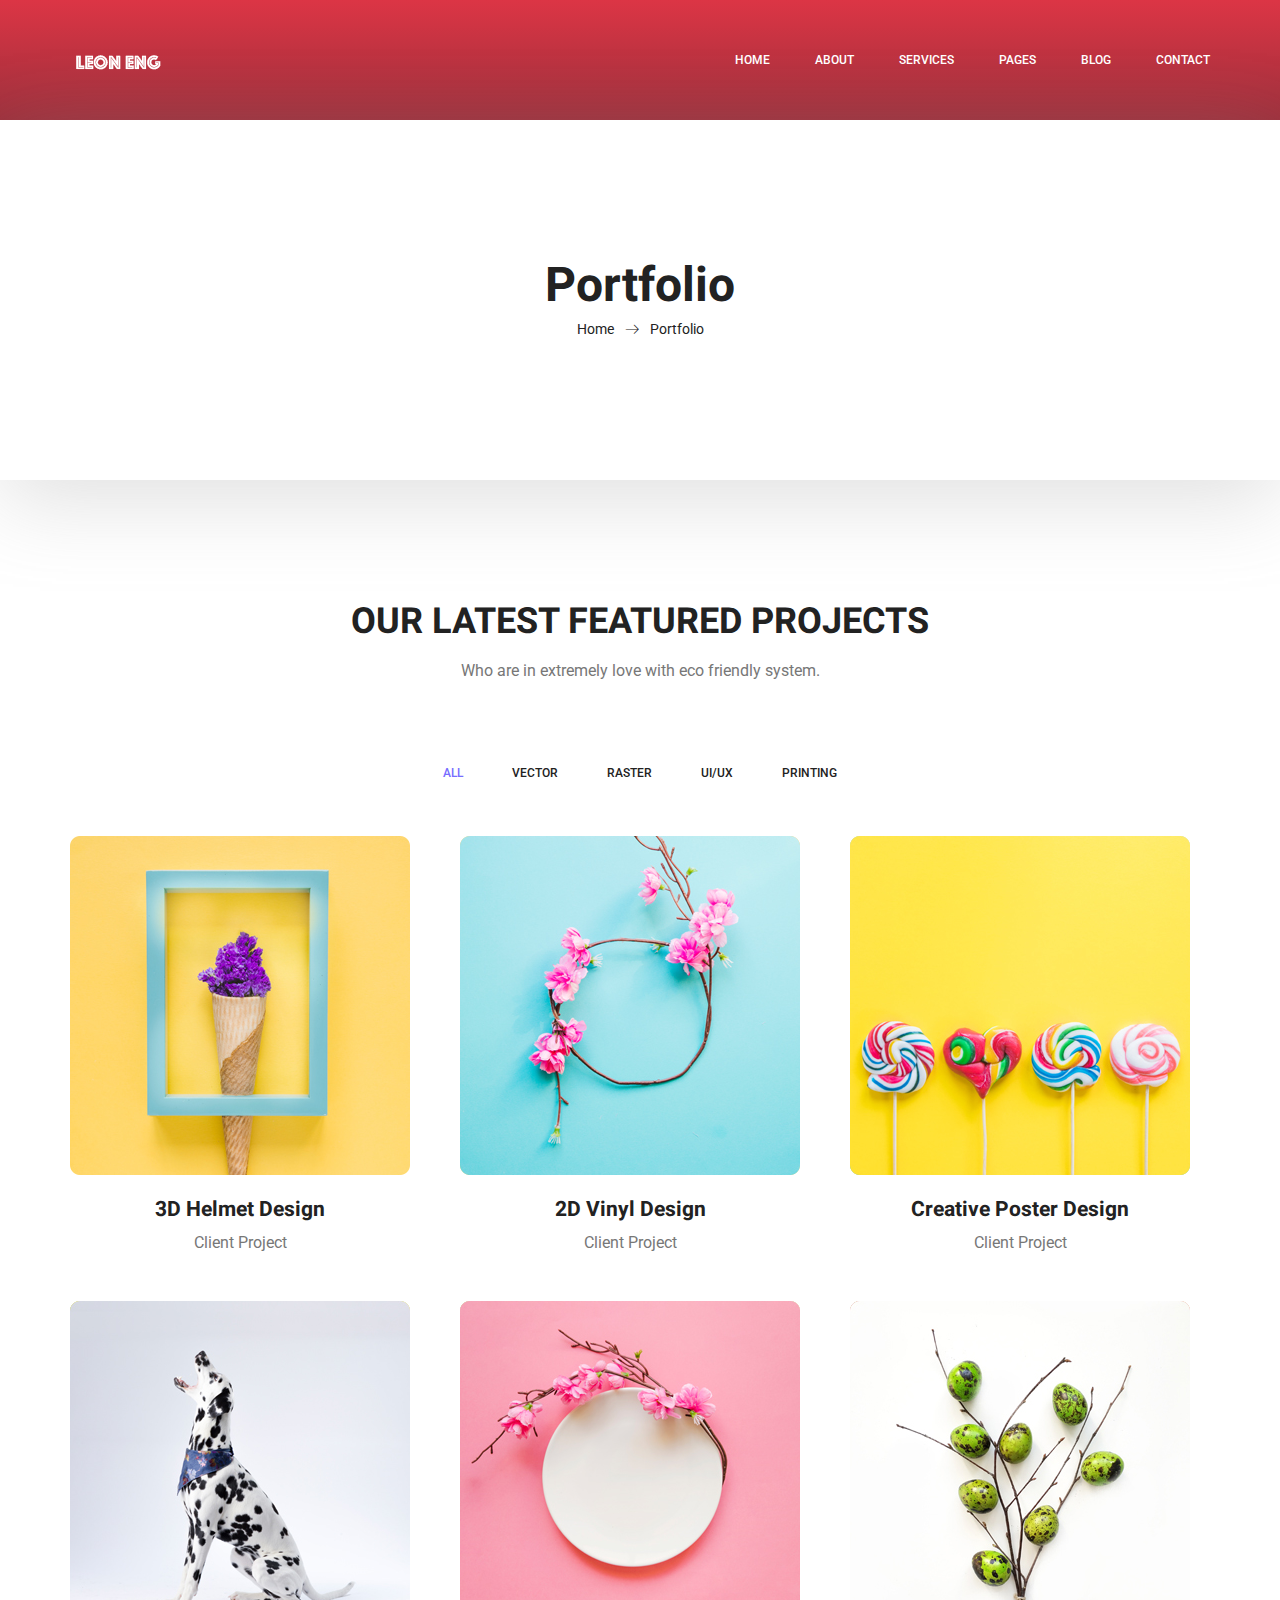
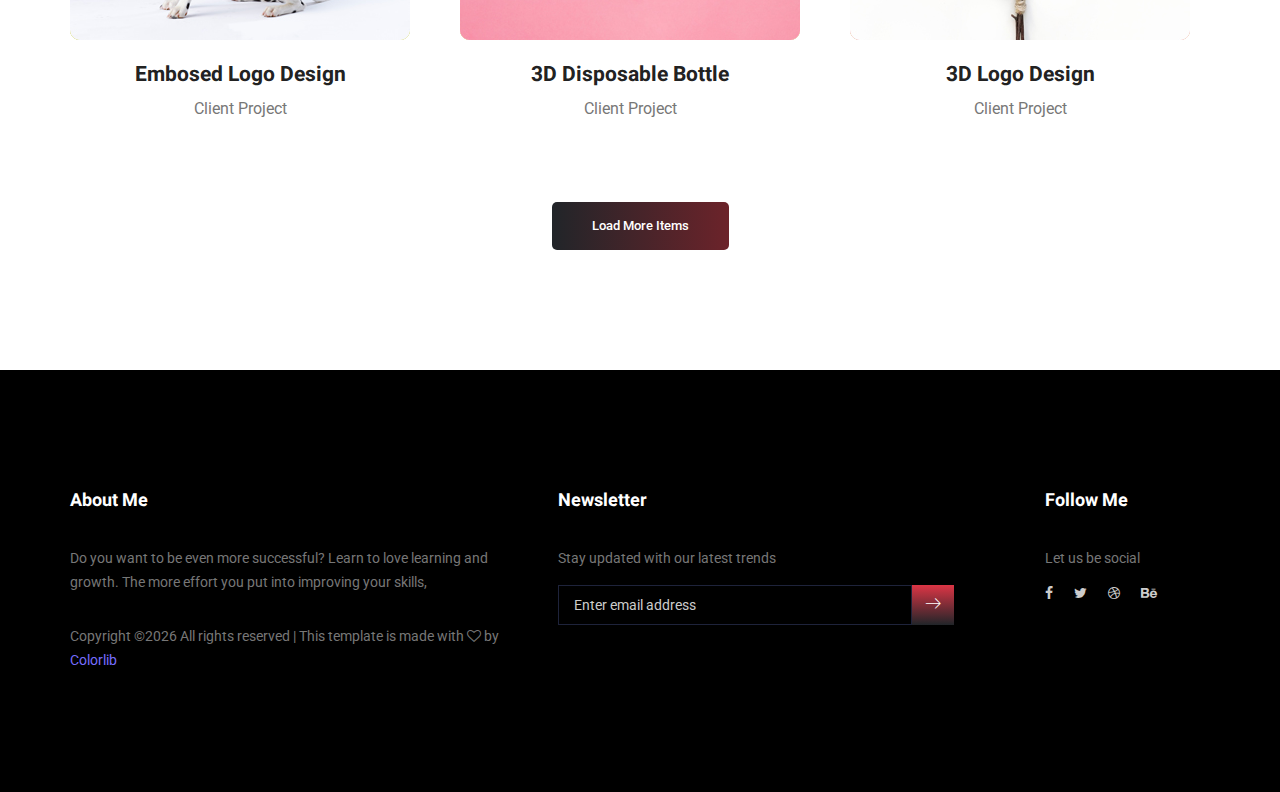
<file: portfolio.html>
<!doctype html>
<html lang="en">
    <head>
        <!-- Required meta tags -->
        <meta charset="utf-8">
        <meta name="viewport" content="width=device-width, initial-scale=1, shrink-to-fit=no">
        <link rel="icon" href="img/favicon.png" type="image/png">
        <title>MeetMe Personal</title>
        <!-- Bootstrap CSS -->
        <link rel="stylesheet" href="css/bootstrap.css">
        <link rel="stylesheet" href="vendors/linericon/style.css">
        <link rel="stylesheet" href="css/font-awesome.min.css">
        <link rel="stylesheet" href="vendors/owl-carousel/owl.carousel.min.css">
        <link rel="stylesheet" href="vendors/lightbox/simpleLightbox.css">
        <link rel="stylesheet" href="vendors/nice-select/css/nice-select.css">
        <link rel="stylesheet" href="vendors/animate-css/animate.css">
        <link rel="stylesheet" href="vendors/popup/magnific-popup.css">
        <link rel="stylesheet" href="vendors/flaticon/flaticon.css">
        <!-- main css -->
        <link rel="stylesheet" href="css/style.css">
        <link rel="stylesheet" href="css/responsive.css">
    </head>
    <body>
        
        <!--================Header Menu Area =================-->
        <header class="header_area">
            <div class="main_menu">
            	<nav class="navbar navbar-expand-lg navbar-light">
					<div class="container box_1620">
						<!-- Brand and toggle get grouped for better mobile display -->
						<a class="navbar-brand logo_h" href="index.html"><img src="img/logo.png" alt=""></a>
						<button class="navbar-toggler" type="button" data-toggle="collapse" data-target="#navbarSupportedContent" aria-controls="navbarSupportedContent" aria-expanded="false" aria-label="Toggle navigation">
							<span class="icon-bar"></span>
							<span class="icon-bar"></span>
							<span class="icon-bar"></span>
						</button>
						<!-- Collect the nav links, forms, and other content for toggling -->
						<div class="collapse navbar-collapse offset" id="navbarSupportedContent">
							<ul class="nav navbar-nav menu_nav ml-auto">
								<li class="nav-item active"><a class="nav-link" href="index.html">Home</a></li> 
								<li class="nav-item"><a class="nav-link" href="about-us.html">About</a></li> 
								<li class="nav-item"><a class="nav-link" href="services.html">Services</a></li> 
								<li class="nav-item submenu dropdown">
									<a href="#" class="nav-link dropdown-toggle" data-toggle="dropdown" role="button" aria-haspopup="true" aria-expanded="false">Pages</a>
									<ul class="dropdown-menu">
										<li class="nav-item"><a class="nav-link" href="portfolio.html">Portfolio</a></li>
										<li class="nav-item"><a class="nav-link" href="elements.html">Elements</a></li>
									</ul>
								</li> 
								<li class="nav-item submenu dropdown">
									<a href="#" class="nav-link dropdown-toggle" data-toggle="dropdown" role="button" aria-haspopup="true" aria-expanded="false">Blog</a>
									<ul class="dropdown-menu">
										<li class="nav-item"><a class="nav-link" href="blog.html">Blog</a></li>
										<li class="nav-item"><a class="nav-link" href="single-blog.html">Blog Details</a></li>
									</ul>
								</li> 
								<li class="nav-item"><a class="nav-link" href="contact.html">Contact</a></li>
							</ul>
						</div> 
					</div>
            	</nav>
            </div>
        </header>
        <!--================Header Menu Area =================-->
        
        <!--================Home Banner Area =================-->
        <section class="banner_area">
            <div class="box_1620">
				<div class="banner_inner d-flex align-items-center">
					<div class="container">
						<div class="banner_content text-center">
							<h2>Portfolio</h2>
							<div class="page_link">
								<a href="index.html">Home</a>
								<a href="portfolio.html">Portfolio</a>
							</div>
						</div>
					</div>
				</div>
            </div>
        </section>
        <!--================End Home Banner Area =================-->
        
        <!--================Home Gallery Area =================-->
        <section class="home_gallery_area p_120">
        	<div class="container">
        		<div class="main_title">
        			<h2>Our Latest Featured Projects</h2>
        			<p>Who are in extremely love with eco friendly system.</p>
        		</div>
        		<div class="isotope_fillter">
        			<ul class="gallery_filter list">
						<li class="active" data-filter="*"><a href="#">All</a></li>
						<li data-filter=".brand"><a href="#">Vector</a></li>
						<li data-filter=".manipul"><a href="#">Raster</a></li>
						<li data-filter=".creative"><a href="#">UI/UX</a></li>
						<li data-filter=".design"><a href="#">Printing</a></li>
					</ul>
        		</div>
        	</div>
        	<div class="container">
        		<div class="gallery_f_inner row imageGallery1">
        			<div class="col-lg-4 col-md-4 col-sm-6 brand manipul design print">
        				<div class="h_gallery_item">
        					<div class="g_img_item">
        						<img class="img-fluid" src="img/gallery/project-1.jpg" alt="">
        						<a class="light" href="img/gallery/project-1.jpg"><img src="img/gallery/icon.png" alt=""></a>
        					</div>
        					<div class="g_item_text">
        						<h4>3D Helmet Design</h4>
        						<p>Client Project</p>
        					</div>
        				</div>
        			</div>
        			<div class="col-lg-4 col-md-4 col-sm-6 brand manipul creative">
        				<div class="h_gallery_item">
        					<div class="g_img_item">
        						<img class="img-fluid" src="img/gallery/project-2.jpg" alt="">
        						<a class="light" href="img/gallery/project-2.jpg"><img src="img/gallery/icon.png" alt=""></a>
        					</div>
        					<div class="g_item_text">
        						<h4>2D Vinyl Design</h4>
        						<p>Client Project</p>
        					</div>
        				</div>
        			</div>
        			<div class="col-lg-4 col-md-4 col-sm-6 manipul creative design print">
        				<div class="h_gallery_item">
        					<div class="g_img_item">
        						<img class="img-fluid" src="img/gallery/project-3.jpg" alt="">
        						<a class="light" href="img/gallery/project-3.jpg"><img src="img/gallery/icon.png" alt=""></a>
        					</div>
        					<div class="g_item_text">
        						<h4>Creative Poster Design</h4>
        						<p>Client Project</p>
        					</div>
        				</div>
        			</div>
        			<div class="col-lg-4 col-md-4 col-sm-6 brand creative print">
        				<div class="h_gallery_item">
        					<div class="g_img_item">
        						<img class="img-fluid" src="img/gallery/project-4.jpg" alt="">
        						<a class="light" href="img/gallery/project-4.jpg"><img src="img/gallery/icon.png" alt=""></a>
        					</div>
        					<div class="g_item_text">
        						<h4>Embosed Logo Design</h4>
        						<p>Client Project</p>
        					</div>
        				</div>
        			</div>
        			<div class="col-lg-4 col-md-4 col-sm-6 brand manipul design">
        				<div class="h_gallery_item">
        					<div class="g_img_item">
        						<img class="img-fluid" src="img/gallery/project-5.jpg" alt="">
        						<a class="light" href="img/gallery/project-5.jpg"><img src="img/gallery/icon.png" alt=""></a>
        					</div>
        					<div class="g_item_text">
        						<h4>3D Disposable Bottle</h4>
        						<p>Client Project</p>
        					</div>
        				</div>
        			</div>
        			<div class="col-lg-4 col-md-4 col-sm-6 brand creative">
        				<div class="h_gallery_item">
        					<div class="g_img_item">
        						<img class="img-fluid" src="img/gallery/project-6.jpg" alt="">
        						<a class="light" href="img/gallery/project-6.jpg"><img src="img/gallery/icon.png" alt=""></a>
        					</div>
        					<div class="g_item_text">
        						<h4>3D Logo Design</h4>
        						<p>Client Project</p>
        					</div>
        				</div>
        			</div>
        		</div>
        		<div class="more_btn">
        			<a class="main_btn" href="#">Load More Items</a>
        		</div>
        	</div>
        </section>
        <!--================End Home Gallery Area =================-->
        
        <!--================Footer Area =================-->
        <footer class="footer_area p_120">
        	<div class="container">
        		<div class="row footer_inner">
        			<div class="col-lg-5 col-sm-6">
        				<aside class="f_widget ab_widget">
        					<div class="f_title">
        						<h3>About Me</h3>
        					</div>
        					<p>Do you want to be even more successful? Learn to love learning and growth. The more effort you put into improving your skills,</p>
        					<p><!-- Link back to Colorlib can't be removed. Template is licensed under CC BY 3.0. -->
Copyright &copy;<script>document.write(new Date().getFullYear());</script> All rights reserved | This template is made with <i class="fa fa-heart-o" aria-hidden="true"></i> by <a href="https://colorlib.com" target="_blank">Colorlib</a>
<!-- Link back to Colorlib can't be removed. Template is licensed under CC BY 3.0. --></p>
        				</aside>
        			</div>
        			<div class="col-lg-5 col-sm-6">
        				<aside class="f_widget news_widget">
        					<div class="f_title">
        						<h3>Newsletter</h3>
        					</div>
        					<p>Stay updated with our latest trends</p>
        					<div id="mc_embed_signup">
                                <form target="_blank" action="https://spondonit.us12.list-manage.com/subscribe/post?u=1462626880ade1ac87bd9c93a&amp;id=92a4423d01" method="get" class="subscribe_form relative">
                                	<div class="input-group d-flex flex-row">
                                        <input name="EMAIL" placeholder="Enter email address" onfocus="this.placeholder = ''" onblur="this.placeholder = 'Email Address '" required="" type="email">
                                        <button class="btn sub-btn"><span class="lnr lnr-arrow-right"></span></button>		
                                    </div>				
                                    <div class="mt-10 info"></div>
                                </form>
                            </div>
        				</aside>
        			</div>
        			<div class="col-lg-2">
        				<aside class="f_widget social_widget">
        					<div class="f_title">
        						<h3>Follow Me</h3>
        					</div>
        					<p>Let us be social</p>
        					<ul class="list">
        						<li><a href="#"><i class="fa fa-facebook"></i></a></li>
        						<li><a href="#"><i class="fa fa-twitter"></i></a></li>
        						<li><a href="#"><i class="fa fa-dribbble"></i></a></li>
        						<li><a href="#"><i class="fa fa-behance"></i></a></li>
        					</ul>
        				</aside>
        			</div>
        		</div>
        	</div>
        </footer>
        <!--================End Footer Area =================-->
        
        
        
        
        <!-- Optional JavaScript -->
        <!-- jQuery first, then Popper.js, then Bootstrap JS -->
        <script src="js/jquery-3.3.1.min.js"></script>
        <script src="js/popper.js"></script>
        <script src="js/bootstrap.min.js"></script>
        <script src="js/stellar.js"></script>
        <script src="vendors/lightbox/simpleLightbox.min.js"></script>
        <script src="vendors/nice-select/js/jquery.nice-select.min.js"></script>
        <script src="vendors/isotope/imagesloaded.pkgd.min.js"></script>
        <script src="vendors/isotope/isotope.pkgd.min.js"></script>
        <script src="vendors/owl-carousel/owl.carousel.min.js"></script>
        <script src="vendors/popup/jquery.magnific-popup.min.js"></script>
        <script src="js/jquery.ajaxchimp.min.js"></script>
        <script src="vendors/counter-up/jquery.waypoints.min.js"></script>
        <script src="vendors/counter-up/jquery.counterup.min.js"></script>
        <script src="js/mail-script.js"></script>
        <script src="js/theme.js"></script>
    </body>
</html>
</file>
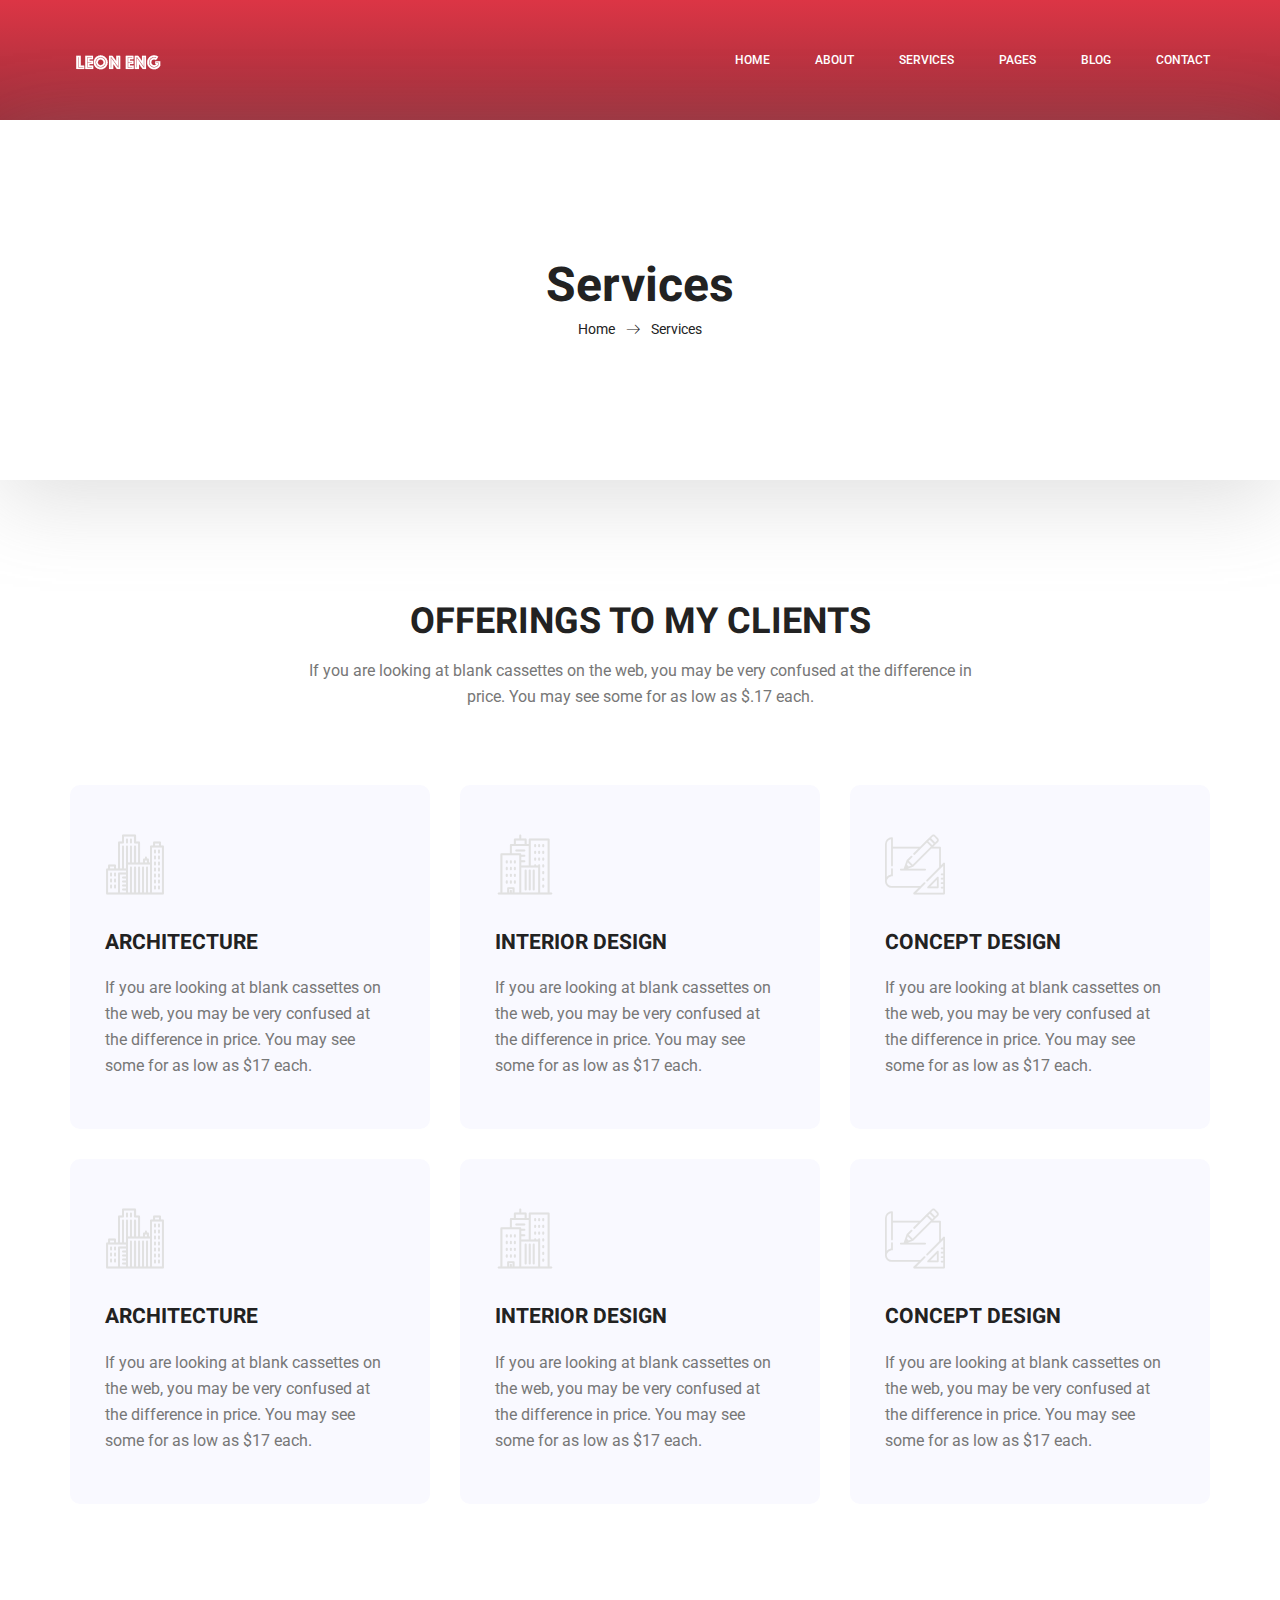
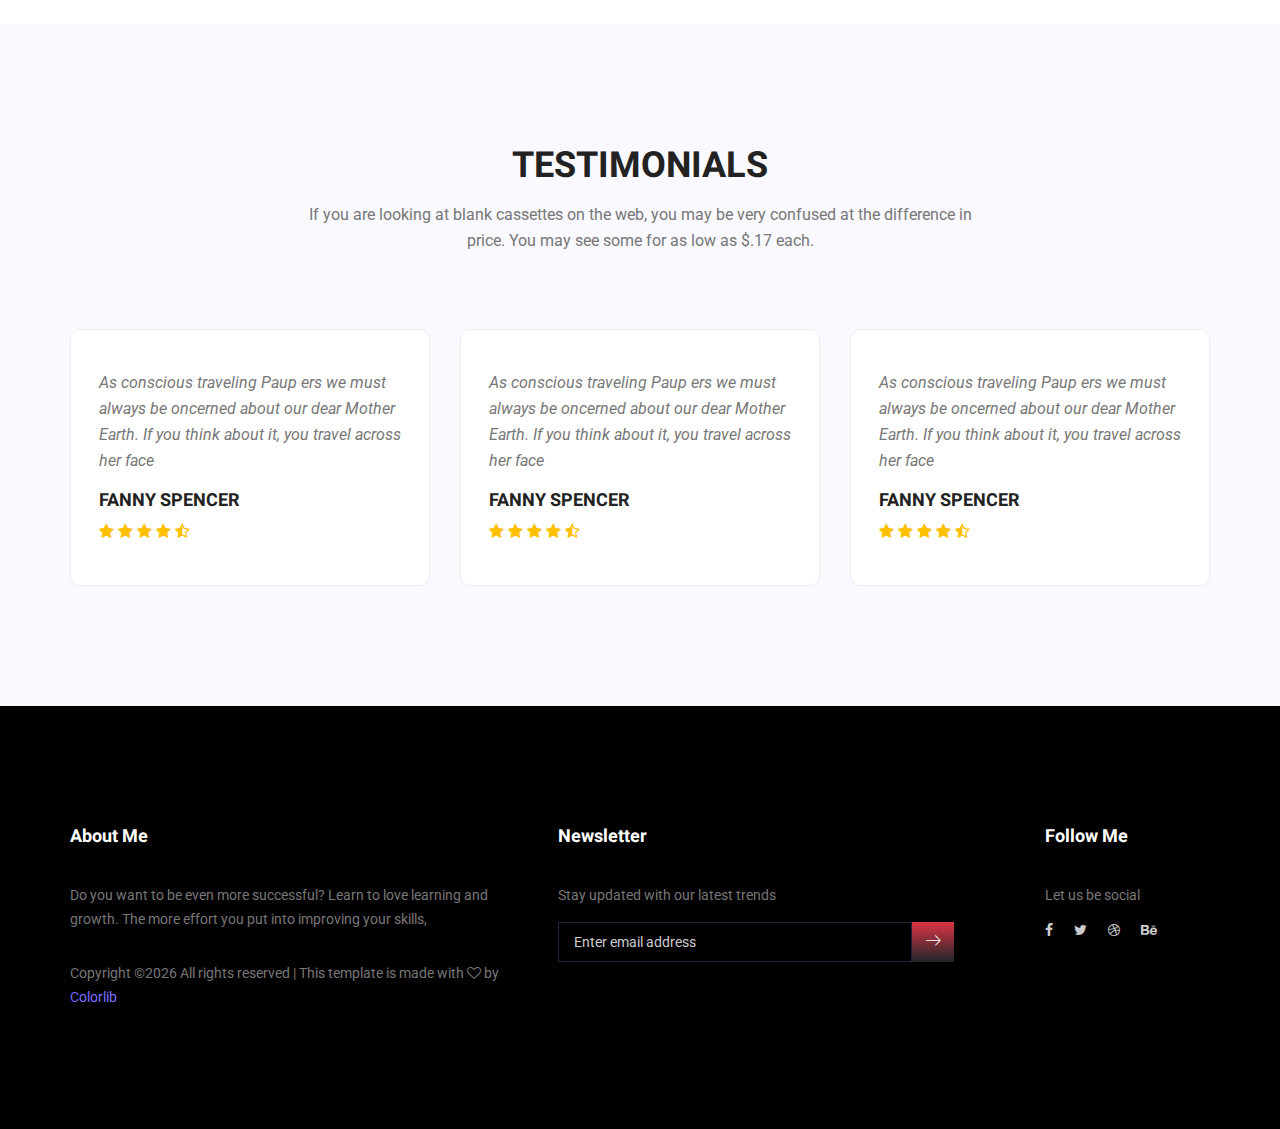
<file: services.html>
<!doctype html>
<html lang="en">
    <head>
        <!-- Required meta tags -->
        <meta charset="utf-8">
        <meta name="viewport" content="width=device-width, initial-scale=1, shrink-to-fit=no">
        <link rel="icon" href="img/favicon.png" type="image/png">
        <title>MeetMe Personal</title>
        <!-- Bootstrap CSS -->
        <link rel="stylesheet" href="css/bootstrap.css">
        <link rel="stylesheet" href="vendors/linericon/style.css">
        <link rel="stylesheet" href="css/font-awesome.min.css">
        <link rel="stylesheet" href="vendors/owl-carousel/owl.carousel.min.css">
        <link rel="stylesheet" href="vendors/lightbox/simpleLightbox.css">
        <link rel="stylesheet" href="vendors/nice-select/css/nice-select.css">
        <link rel="stylesheet" href="vendors/animate-css/animate.css">
        <link rel="stylesheet" href="vendors/popup/magnific-popup.css">
        <link rel="stylesheet" href="vendors/flaticon/flaticon.css">
        <!-- main css -->
        <link rel="stylesheet" href="css/style.css">
        <link rel="stylesheet" href="css/responsive.css">
    </head>
    <body>
        
        <!--================Header Menu Area =================-->
        <header class="header_area">
            <div class="main_menu">
            	<nav class="navbar navbar-expand-lg navbar-light">
					<div class="container box_1620">
						<!-- Brand and toggle get grouped for better mobile display -->
						<a class="navbar-brand logo_h" href="index.html"><img src="img/logo.png" alt=""></a>
						<button class="navbar-toggler" type="button" data-toggle="collapse" data-target="#navbarSupportedContent" aria-controls="navbarSupportedContent" aria-expanded="false" aria-label="Toggle navigation">
							<span class="icon-bar"></span>
							<span class="icon-bar"></span>
							<span class="icon-bar"></span>
						</button>
						<!-- Collect the nav links, forms, and other content for toggling -->
						<div class="collapse navbar-collapse offset" id="navbarSupportedContent">
							<ul class="nav navbar-nav menu_nav ml-auto">
								<li class="nav-item active"><a class="nav-link" href="index.html">Home</a></li> 
								<li class="nav-item"><a class="nav-link" href="about-us.html">About</a></li> 
								<li class="nav-item"><a class="nav-link" href="services.html">Services</a></li> 
								<li class="nav-item submenu dropdown">
									<a href="#" class="nav-link dropdown-toggle" data-toggle="dropdown" role="button" aria-haspopup="true" aria-expanded="false">Pages</a>
									<ul class="dropdown-menu">
										<li class="nav-item"><a class="nav-link" href="portfolio.html">Portfolio</a></li>
										<li class="nav-item"><a class="nav-link" href="elements.html">Elements</a></li>
									</ul>
								</li> 
								<li class="nav-item submenu dropdown">
									<a href="#" class="nav-link dropdown-toggle" data-toggle="dropdown" role="button" aria-haspopup="true" aria-expanded="false">Blog</a>
									<ul class="dropdown-menu">
										<li class="nav-item"><a class="nav-link" href="blog.html">Blog</a></li>
										<li class="nav-item"><a class="nav-link" href="single-blog.html">Blog Details</a></li>
									</ul>
								</li> 
								<li class="nav-item"><a class="nav-link" href="contact.html">Contact</a></li>
							</ul>
						</div> 
					</div>
            	</nav>
            </div>
        </header>
        <!--================Header Menu Area =================-->
        
        <!--================Home Banner Area =================-->
        <section class="banner_area">
            <div class="box_1620">
				<div class="banner_inner d-flex align-items-center">
					<div class="container">
						<div class="banner_content text-center">
							<h2>Services</h2>
							<div class="page_link">
								<a href="index.html">Home</a>
								<a href="services.html">Services</a>
							</div>
						</div>
					</div>
				</div>
            </div>
        </section>
        <!--================End Home Banner Area =================-->
        
        <!--================Feature Area =================-->
        <section class="feature_area white_feature p_120">
        	<div class="container">
        		<div class="main_title">
        			<h2>offerings to my clients</h2>
        			<p>If you are looking at blank cassettes on the web, you may be very confused at the difference in price. You may see some for as low as $.17 each.</p>
        		</div>
        		<div class="feature_inner row">
        			<div class="col-lg-4 col-md-6">
        				<div class="feature_item">
        					<i class="flaticon-city"></i>
        					<h4>Architecture</h4>
        					<p>If you are looking at blank cassettes on the web, you may be very confused at the difference in price. You may see some for as low as $17 each.</p>
        				</div>
        			</div>
        			<div class="col-lg-4 col-md-6">
        				<div class="feature_item">
        					<i class="flaticon-skyline"></i>
        					<h4>Interior Design</h4>
        					<p>If you are looking at blank cassettes on the web, you may be very confused at the difference in price. You may see some for as low as $17 each.</p>
        				</div>
        			</div>
        			<div class="col-lg-4 col-md-6">
        				<div class="feature_item">
        					<i class="flaticon-sketch"></i>
        					<h4>Concept Design</h4>
        					<p>If you are looking at blank cassettes on the web, you may be very confused at the difference in price. You may see some for as low as $17 each.</p>
        				</div>
        			</div>
        			<div class="col-lg-4 col-md-6">
        				<div class="feature_item">
        					<i class="flaticon-city"></i>
        					<h4>Architecture</h4>
        					<p>If you are looking at blank cassettes on the web, you may be very confused at the difference in price. You may see some for as low as $17 each.</p>
        				</div>
        			</div>
        			<div class="col-lg-4 col-md-6">
        				<div class="feature_item">
        					<i class="flaticon-skyline"></i>
        					<h4>Interior Design</h4>
        					<p>If you are looking at blank cassettes on the web, you may be very confused at the difference in price. You may see some for as low as $17 each.</p>
        				</div>
        			</div>
        			<div class="col-lg-4 col-md-6">
        				<div class="feature_item">
        					<i class="flaticon-sketch"></i>
        					<h4>Concept Design</h4>
        					<p>If you are looking at blank cassettes on the web, you may be very confused at the difference in price. You may see some for as low as $17 each.</p>
        				</div>
        			</div>
        		</div>
        	</div>
        </section>
        <!--================End Feature Area =================-->
        
        <!--================Testimonials Area =================-->
        <section class="testimonials_area p_120">
        	<div class="container">
        		<div class="main_title">
        			<h2>Testimonials</h2>
        			<p>If you are looking at blank cassettes on the web, you may be very confused at the difference in price. You may see some for as low as $.17 each.</p>
        		</div>
        		<div class="testi_inner">
					<div class="testi_slider owl-carousel">
						<div class="item">
							<div class="testi_item">
								<p>As conscious traveling Paup ers we must always be oncerned about our dear Mother Earth. If you think about it, you travel across her face</p>
								<h4>Fanny Spencer</h4>
								<a href="#"><i class="fa fa-star"></i></a>
								<a href="#"><i class="fa fa-star"></i></a>
								<a href="#"><i class="fa fa-star"></i></a>
								<a href="#"><i class="fa fa-star"></i></a>
								<a href="#"><i class="fa fa-star-half-o"></i></a>
							</div>
						</div>
						<div class="item">
							<div class="testi_item">
								<p>As conscious traveling Paup ers we must always be oncerned about our dear Mother Earth. If you think about it, you travel across her face</p>
								<h4>Fanny Spencer</h4>
								<a href="#"><i class="fa fa-star"></i></a>
								<a href="#"><i class="fa fa-star"></i></a>
								<a href="#"><i class="fa fa-star"></i></a>
								<a href="#"><i class="fa fa-star"></i></a>
								<a href="#"><i class="fa fa-star-half-o"></i></a>
							</div>
						</div>
						<div class="item">
							<div class="testi_item">
								<p>As conscious traveling Paup ers we must always be oncerned about our dear Mother Earth. If you think about it, you travel across her face</p>
								<h4>Fanny Spencer</h4>
								<a href="#"><i class="fa fa-star"></i></a>
								<a href="#"><i class="fa fa-star"></i></a>
								<a href="#"><i class="fa fa-star"></i></a>
								<a href="#"><i class="fa fa-star"></i></a>
								<a href="#"><i class="fa fa-star-half-o"></i></a>
							</div>
						</div>
					</div>
        		</div>
        	</div>
        </section>
        <!--================End Testimonials Area =================-->
        
        <!--================Footer Area =================-->
        <footer class="footer_area p_120">
        	<div class="container">
        		<div class="row footer_inner">
        			<div class="col-lg-5 col-sm-6">
        				<aside class="f_widget ab_widget">
        					<div class="f_title">
        						<h3>About Me</h3>
        					</div>
        					<p>Do you want to be even more successful? Learn to love learning and growth. The more effort you put into improving your skills,</p>
        					<p><!-- Link back to Colorlib can't be removed. Template is licensed under CC BY 3.0. -->
Copyright &copy;<script>document.write(new Date().getFullYear());</script> All rights reserved | This template is made with <i class="fa fa-heart-o" aria-hidden="true"></i> by <a href="https://colorlib.com" target="_blank">Colorlib</a>
<!-- Link back to Colorlib can't be removed. Template is licensed under CC BY 3.0. --></p>
        				</aside>
        			</div>
        			<div class="col-lg-5 col-sm-6">
        				<aside class="f_widget news_widget">
        					<div class="f_title">
        						<h3>Newsletter</h3>
        					</div>
        					<p>Stay updated with our latest trends</p>
        					<div id="mc_embed_signup">
                                <form target="_blank" action="https://spondonit.us12.list-manage.com/subscribe/post?u=1462626880ade1ac87bd9c93a&amp;id=92a4423d01" method="get" class="subscribe_form relative">
                                	<div class="input-group d-flex flex-row">
                                        <input name="EMAIL" placeholder="Enter email address" onfocus="this.placeholder = ''" onblur="this.placeholder = 'Email Address '" required="" type="email">
                                        <button class="btn sub-btn"><span class="lnr lnr-arrow-right"></span></button>		
                                    </div>				
                                    <div class="mt-10 info"></div>
                                </form>
                            </div>
        				</aside>
        			</div>
        			<div class="col-lg-2">
        				<aside class="f_widget social_widget">
        					<div class="f_title">
        						<h3>Follow Me</h3>
        					</div>
        					<p>Let us be social</p>
        					<ul class="list">
        						<li><a href="#"><i class="fa fa-facebook"></i></a></li>
        						<li><a href="#"><i class="fa fa-twitter"></i></a></li>
        						<li><a href="#"><i class="fa fa-dribbble"></i></a></li>
        						<li><a href="#"><i class="fa fa-behance"></i></a></li>
        					</ul>
        				</aside>
        			</div>
        		</div>
        	</div>
        </footer>
        <!--================End Footer Area =================-->
        
        
        
        
        <!-- Optional JavaScript -->
        <!-- jQuery first, then Popper.js, then Bootstrap JS -->
        <script src="js/jquery-3.3.1.min.js"></script>
        <script src="js/popper.js"></script>
        <script src="js/bootstrap.min.js"></script>
        <script src="js/stellar.js"></script>
        <script src="vendors/lightbox/simpleLightbox.min.js"></script>
        <script src="vendors/nice-select/js/jquery.nice-select.min.js"></script>
        <script src="vendors/isotope/imagesloaded.pkgd.min.js"></script>
        <script src="vendors/isotope/isotope.pkgd.min.js"></script>
        <script src="vendors/owl-carousel/owl.carousel.min.js"></script>
        <script src="vendors/popup/jquery.magnific-popup.min.js"></script>
        <script src="js/jquery.ajaxchimp.min.js"></script>
        <script src="vendors/counter-up/jquery.waypoints.min.js"></script>
        <script src="vendors/counter-up/jquery.counterup.min.js"></script>
        <script src="js/mail-script.js"></script>
        <script src="js/theme.js"></script>
    </body>
</html>
</file>
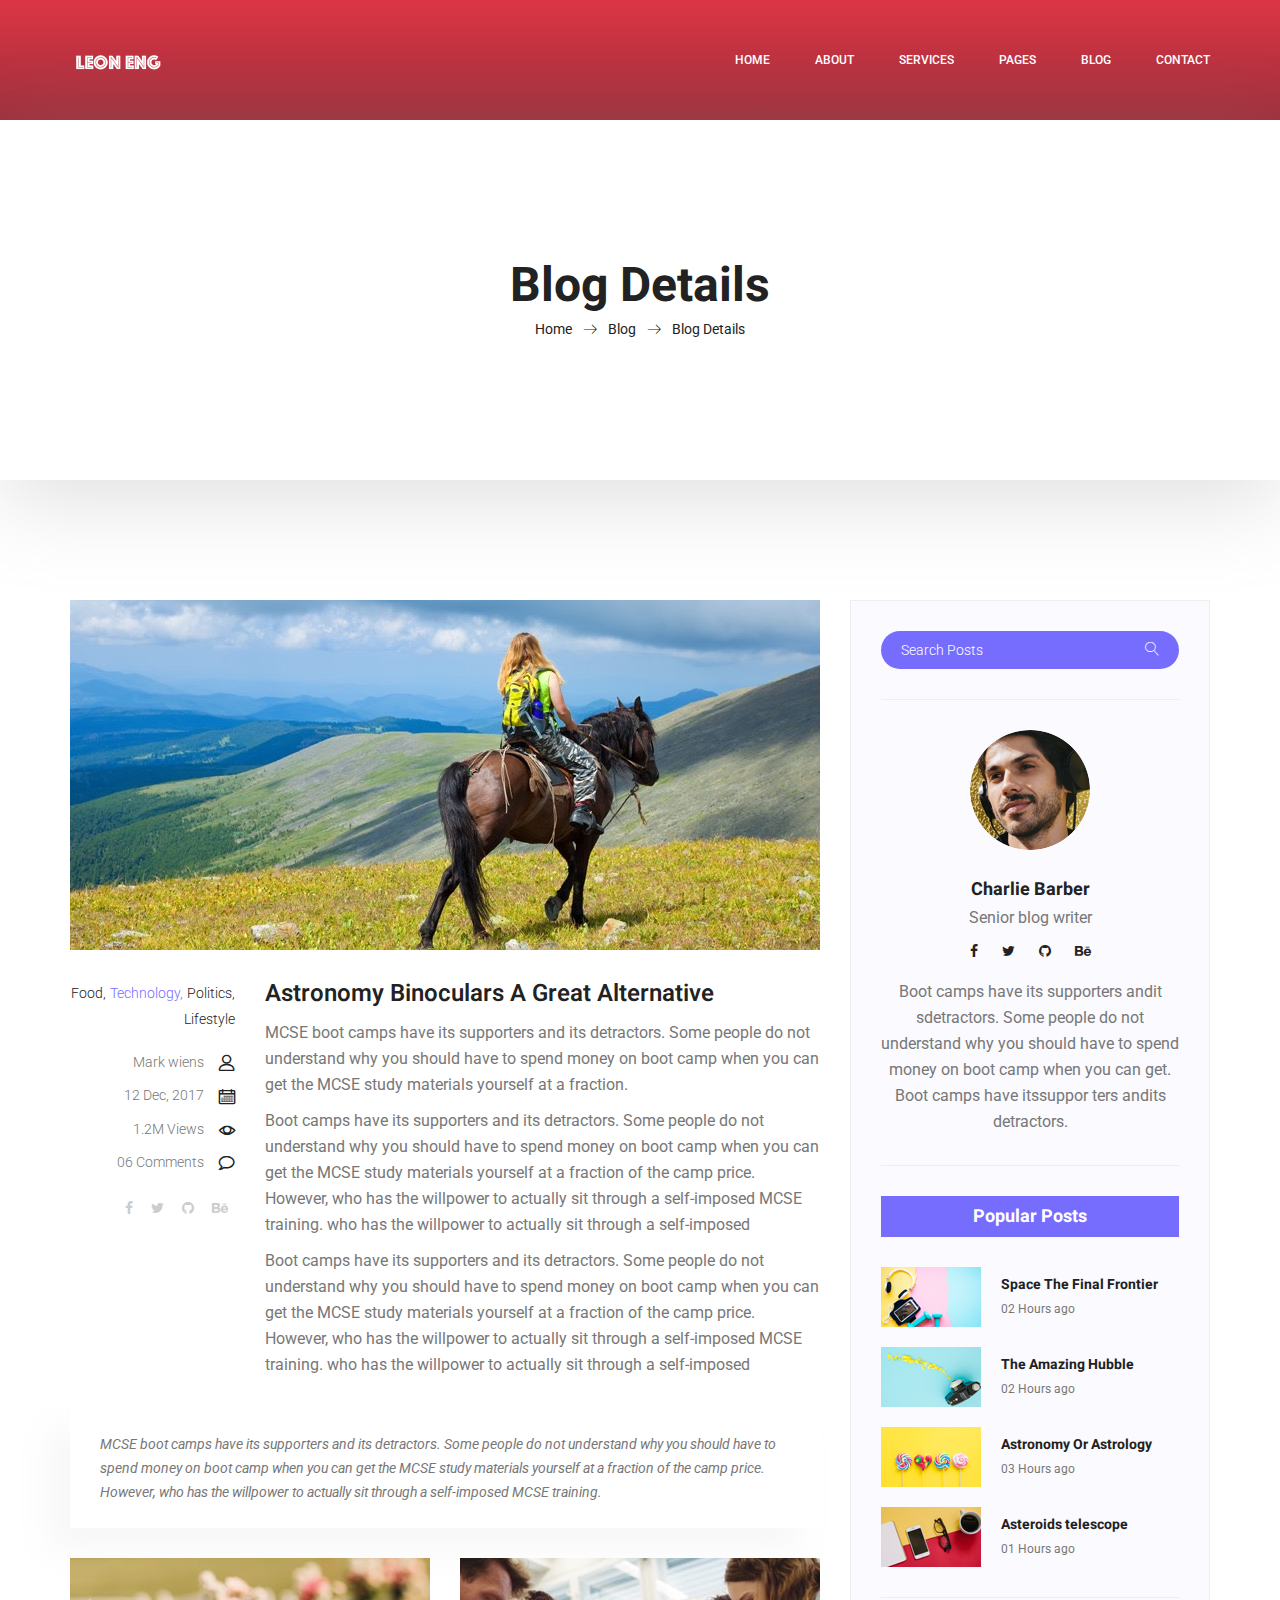
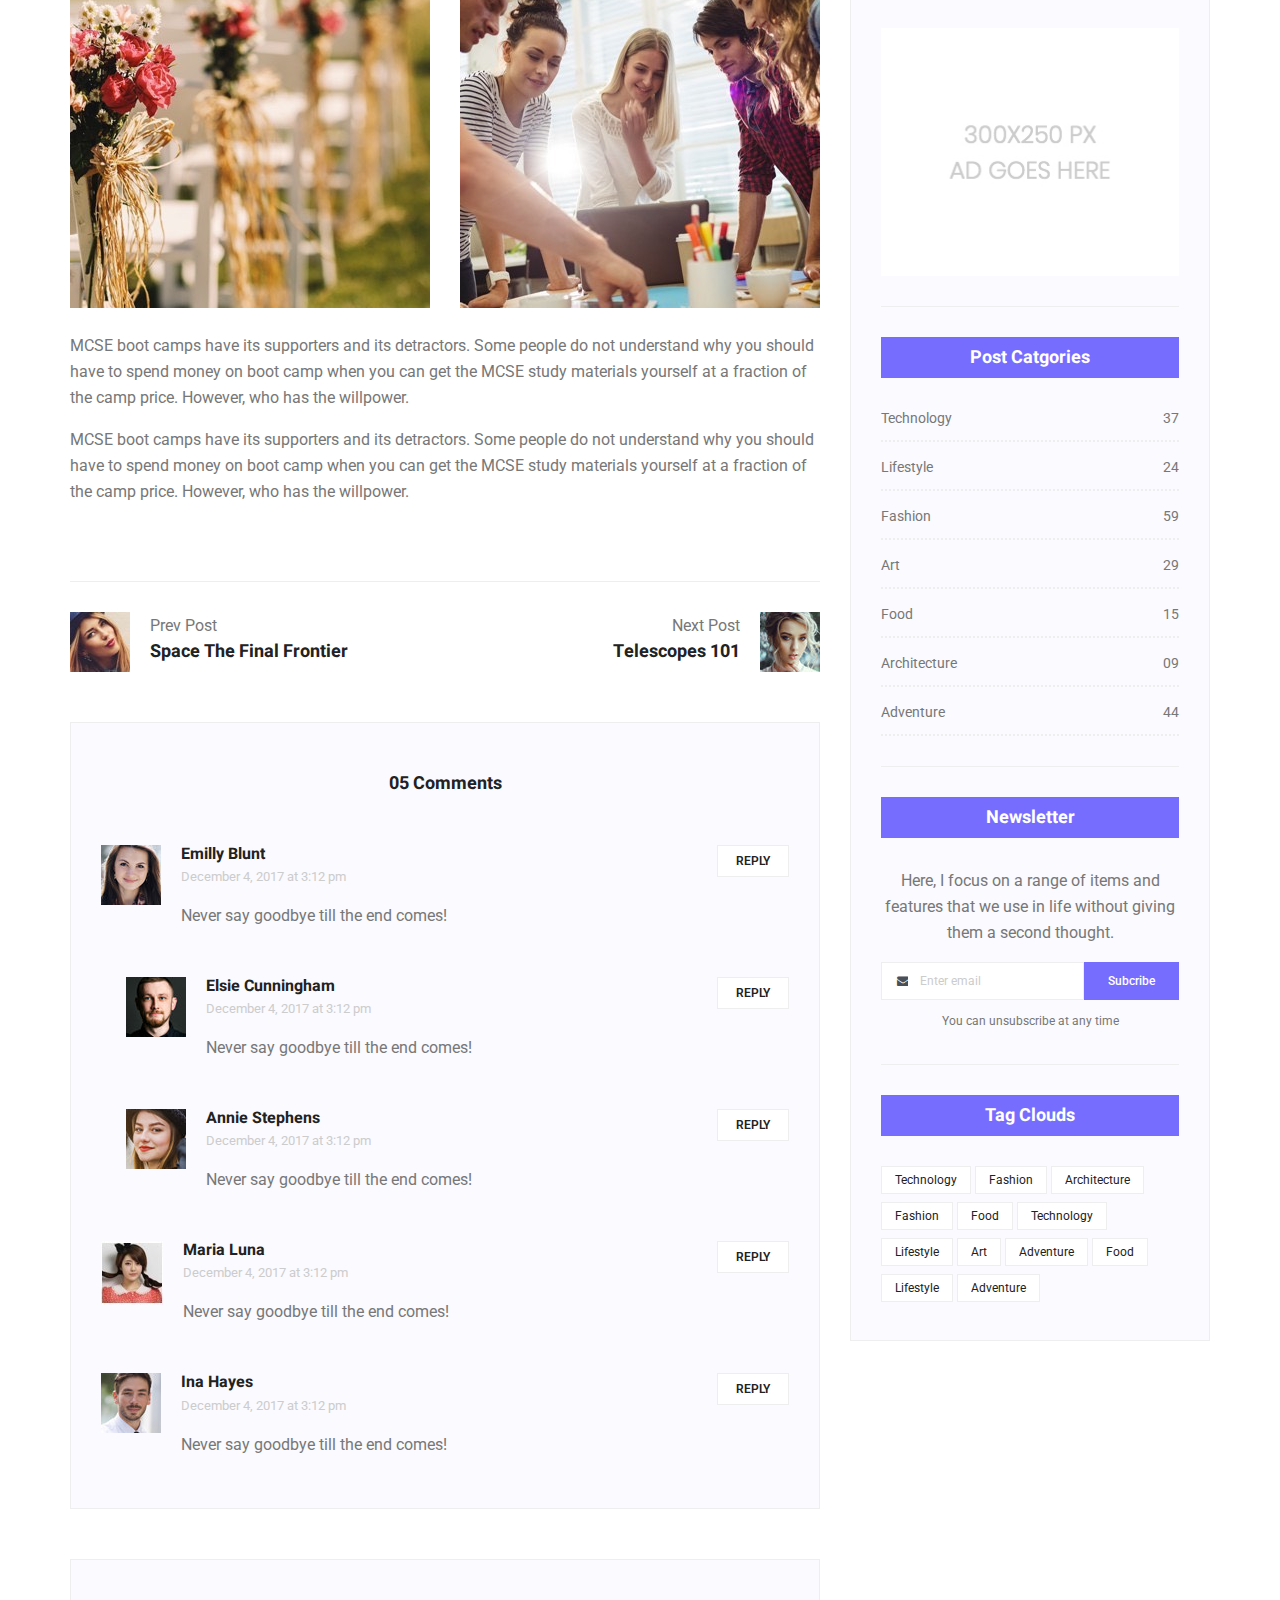
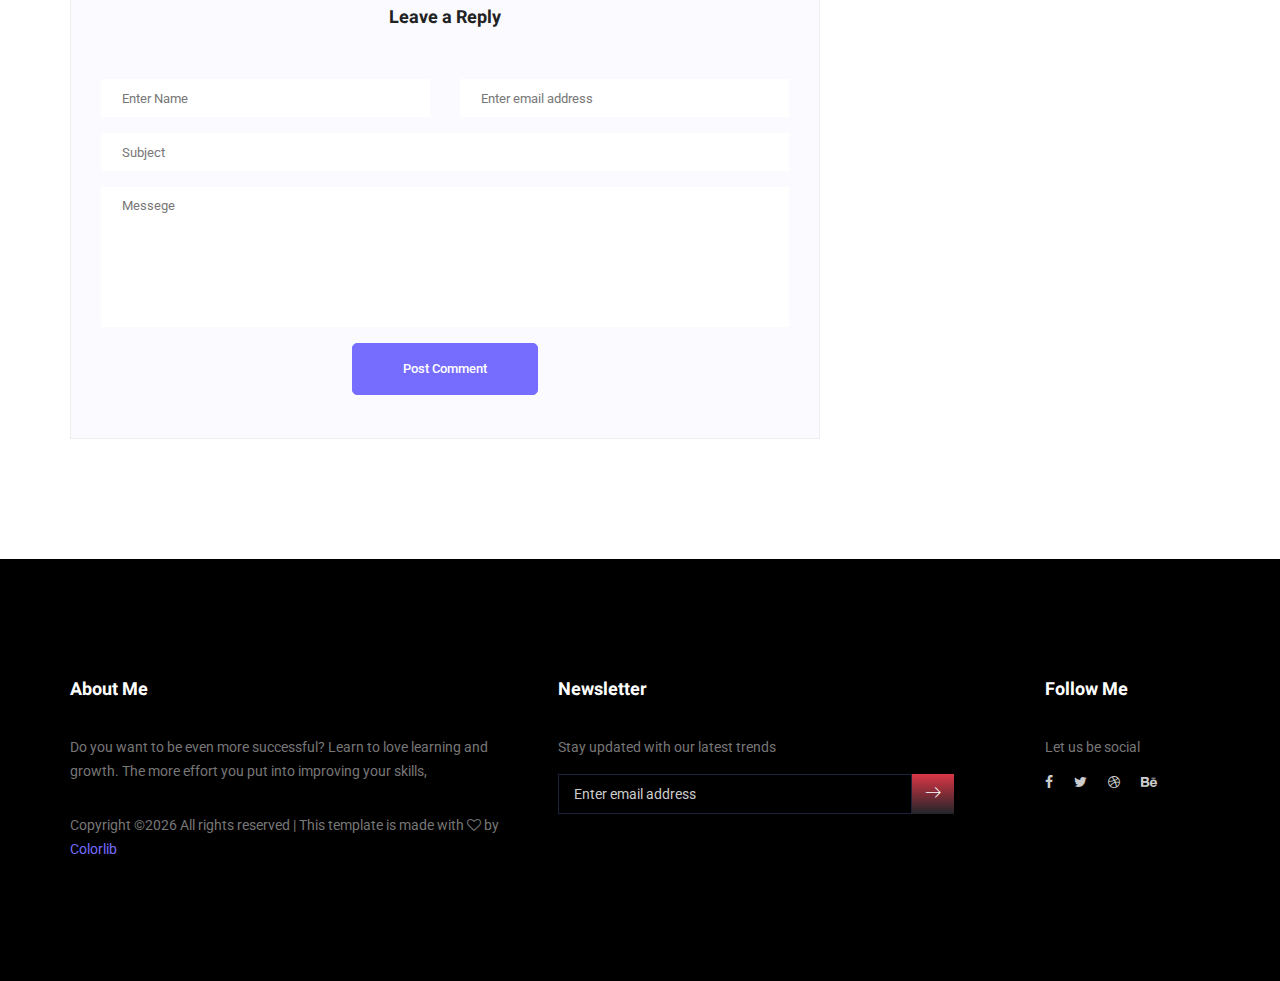
<file: single-blog.html>
<!doctype html>
<html lang="en">
    <head>
        <!-- Required meta tags -->
        <meta charset="utf-8">
        <meta name="viewport" content="width=device-width, initial-scale=1, shrink-to-fit=no">
        <link rel="icon" href="img/favicon.png" type="image/png">
        <title>MeetMe Personal</title>
        <!-- Bootstrap CSS -->
        <link rel="stylesheet" href="css/bootstrap.css">
        <link rel="stylesheet" href="vendors/linericon/style.css">
        <link rel="stylesheet" href="css/font-awesome.min.css">
        <link rel="stylesheet" href="vendors/owl-carousel/owl.carousel.min.css">
        <link rel="stylesheet" href="vendors/lightbox/simpleLightbox.css">
        <link rel="stylesheet" href="vendors/nice-select/css/nice-select.css">
        <link rel="stylesheet" href="vendors/animate-css/animate.css">
        <link rel="stylesheet" href="vendors/popup/magnific-popup.css">
        <!-- main css -->
        <link rel="stylesheet" href="css/style.css">
        <link rel="stylesheet" href="css/responsive.css">
    </head>
    <body>
        
        <!--================Header Menu Area =================-->
        <header class="header_area">
            <div class="main_menu">
            	<nav class="navbar navbar-expand-lg navbar-light">
					<div class="container box_1620">
						<!-- Brand and toggle get grouped for better mobile display -->
						<a class="navbar-brand logo_h" href="index.html"><img src="img/logo.png" alt=""></a>
						<button class="navbar-toggler" type="button" data-toggle="collapse" data-target="#navbarSupportedContent" aria-controls="navbarSupportedContent" aria-expanded="false" aria-label="Toggle navigation">
							<span class="icon-bar"></span>
							<span class="icon-bar"></span>
							<span class="icon-bar"></span>
						</button>
						<!-- Collect the nav links, forms, and other content for toggling -->
						<div class="collapse navbar-collapse offset" id="navbarSupportedContent">
							<ul class="nav navbar-nav menu_nav ml-auto">
								<li class="nav-item active"><a class="nav-link" href="index.html">Home</a></li> 
								<li class="nav-item"><a class="nav-link" href="about-us.html">About</a></li> 
								<li class="nav-item"><a class="nav-link" href="services.html">Services</a></li> 
								<li class="nav-item submenu dropdown">
									<a href="#" class="nav-link dropdown-toggle" data-toggle="dropdown" role="button" aria-haspopup="true" aria-expanded="false">Pages</a>
									<ul class="dropdown-menu">
										<li class="nav-item"><a class="nav-link" href="portfolio.html">Portfolio</a></li>
										<li class="nav-item"><a class="nav-link" href="elements.html">Elements</a></li>
									</ul>
								</li> 
								<li class="nav-item submenu dropdown">
									<a href="#" class="nav-link dropdown-toggle" data-toggle="dropdown" role="button" aria-haspopup="true" aria-expanded="false">Blog</a>
									<ul class="dropdown-menu">
										<li class="nav-item"><a class="nav-link" href="blog.html">Blog</a></li>
										<li class="nav-item"><a class="nav-link" href="single-blog.html">Blog Details</a></li>
									</ul>
								</li> 
								<li class="nav-item"><a class="nav-link" href="contact.html">Contact</a></li>
							</ul>
						</div> 
					</div>
            	</nav>
            </div>
        </header>
        <!--================Header Menu Area =================-->
        
        <!--================Home Banner Area =================-->
        <section class="banner_area">
            <div class="box_1620">
				<div class="banner_inner d-flex align-items-center">
					<div class="container">
						<div class="banner_content text-center">
							<h2>Blog Details</h2>
							<div class="page_link">
								<a href="index.html">Home</a>
								<a href="blog.html">Blog</a>
								<a href="single-blog.html">Blog Details</a>
							</div>
						</div>
					</div>
				</div>
            </div>
        </section>
        <!--================End Home Banner Area =================-->
        
        <!--================Blog Area =================-->
        <section class="blog_area single-post-area p_120">
            <div class="container">
                <div class="row">
                    <div class="col-lg-8 posts-list">
                        <div class="single-post row">
                            <div class="col-lg-12">
                                <div class="feature-img">
                                    <img class="img-fluid" src="img/blog/feature-img1.jpg" alt="">
                                </div>									
                            </div>
                            <div class="col-lg-3  col-md-3">
                                <div class="blog_info text-right">
                                    <div class="post_tag">
                                        <a href="#">Food,</a>
                                        <a class="active" href="#">Technology,</a>
                                        <a href="#">Politics,</a>
                                        <a href="#">Lifestyle</a>
                                    </div>
                                    <ul class="blog_meta list">
                                        <li><a href="#">Mark wiens<i class="lnr lnr-user"></i></a></li>
                                        <li><a href="#">12 Dec, 2017<i class="lnr lnr-calendar-full"></i></a></li>
                                        <li><a href="#">1.2M Views<i class="lnr lnr-eye"></i></a></li>
                                        <li><a href="#">06 Comments<i class="lnr lnr-bubble"></i></a></li>
                                    </ul>
                                    <ul class="social-links">
                                        <li><a href="#"><i class="fa fa-facebook"></i></a></li>
                                        <li><a href="#"><i class="fa fa-twitter"></i></a></li>
                                        <li><a href="#"><i class="fa fa-github"></i></a></li>
                                        <li><a href="#"><i class="fa fa-behance"></i></a></li>
                                    </ul>
                                </div>
                            </div>
                            <div class="col-lg-9 col-md-9 blog_details">
                                <h2>Astronomy Binoculars A Great Alternative</h2>
                                <p class="excert">
                                    MCSE boot camps have its supporters and its detractors. Some people do not understand why you should have to spend money on boot camp when you can get the MCSE study materials yourself at a fraction.
                                </p>
                                <p>
                                    Boot camps have its supporters and its detractors. Some people do not understand why you should have to spend money on boot camp when you can get the MCSE study materials yourself at a fraction of the camp price. However, who has the willpower to actually sit through a self-imposed MCSE training. who has the willpower to actually sit through a self-imposed
                                </p>
                                <p>
                                    Boot camps have its supporters and its detractors. Some people do not understand why you should have to spend money on boot camp when you can get the MCSE study materials yourself at a fraction of the camp price. However, who has the willpower to actually sit through a self-imposed MCSE training. who has the willpower to actually sit through a self-imposed
                                </p>
                            </div>
                            <div class="col-lg-12">
                                <div class="quotes">
                                    MCSE boot camps have its supporters and its detractors. Some people do not understand why you should have to spend money on boot camp when you can get the MCSE study materials yourself at a fraction of the camp price. However, who has the willpower to actually sit through a self-imposed MCSE training.										
                                </div>
                                <div class="row">
                                    <div class="col-6">
                                        <img class="img-fluid" src="img/blog/post-img1.jpg" alt="">
                                    </div>
                                    <div class="col-6">
                                        <img class="img-fluid" src="img/blog/post-img2.jpg" alt="">
                                    </div>	
                                    <div class="col-lg-12 mt-25">
                                        <p>
                                            MCSE boot camps have its supporters and its detractors. Some people do not understand why you should have to spend money on boot camp when you can get the MCSE study materials yourself at a fraction of the camp price. However, who has the willpower.
                                        </p>
                                        <p>
                                            MCSE boot camps have its supporters and its detractors. Some people do not understand why you should have to spend money on boot camp when you can get the MCSE study materials yourself at a fraction of the camp price. However, who has the willpower.
                                        </p>											
                                    </div>									
                                </div>
                            </div>
                        </div>
                        <div class="navigation-area">
                            <div class="row">
                                <div class="col-lg-6 col-md-6 col-12 nav-left flex-row d-flex justify-content-start align-items-center">
                                    <div class="thumb">
                                        <a href="#"><img class="img-fluid" src="img/blog/prev.jpg" alt=""></a>
                                    </div>
                                    <div class="arrow">
                                        <a href="#"><span class="lnr text-white lnr-arrow-left"></span></a>
                                    </div>
                                    <div class="detials">
                                        <p>Prev Post</p>
                                        <a href="#"><h4>Space The Final Frontier</h4></a>
                                    </div>
                                </div>
                                <div class="col-lg-6 col-md-6 col-12 nav-right flex-row d-flex justify-content-end align-items-center">
                                    <div class="detials">
                                        <p>Next Post</p>
                                        <a href="#"><h4>Telescopes 101</h4></a>
                                    </div>
                                    <div class="arrow">
                                        <a href="#"><span class="lnr text-white lnr-arrow-right"></span></a>
                                    </div>
                                    <div class="thumb">
                                        <a href="#"><img class="img-fluid" src="img/blog/next.jpg" alt=""></a>
                                    </div>										
                                </div>									
                            </div>
                        </div>
                        <div class="comments-area">
                            <h4>05 Comments</h4>
                            <div class="comment-list">
                                <div class="single-comment justify-content-between d-flex">
                                    <div class="user justify-content-between d-flex">
                                        <div class="thumb">
                                            <img src="img/blog/c1.jpg" alt="">
                                        </div>
                                        <div class="desc">
                                            <h5><a href="#">Emilly Blunt</a></h5>
                                            <p class="date">December 4, 2017 at 3:12 pm </p>
                                            <p class="comment">
                                                Never say goodbye till the end comes!
                                            </p>
                                        </div>
                                    </div>
                                    <div class="reply-btn">
                                           <a href="" class="btn-reply text-uppercase">reply</a> 
                                    </div>
                                </div>
                            </div>	
                            <div class="comment-list left-padding">
                                <div class="single-comment justify-content-between d-flex">
                                    <div class="user justify-content-between d-flex">
                                        <div class="thumb">
                                            <img src="img/blog/c2.jpg" alt="">
                                        </div>
                                        <div class="desc">
                                            <h5><a href="#">Elsie Cunningham</a></h5>
                                            <p class="date">December 4, 2017 at 3:12 pm </p>
                                            <p class="comment">
                                                Never say goodbye till the end comes!
                                            </p>
                                        </div>
                                    </div>
                                    <div class="reply-btn">
                                           <a href="" class="btn-reply text-uppercase">reply</a> 
                                    </div>
                                </div>
                            </div>	
                            <div class="comment-list left-padding">
                                <div class="single-comment justify-content-between d-flex">
                                    <div class="user justify-content-between d-flex">
                                        <div class="thumb">
                                            <img src="img/blog/c3.jpg" alt="">
                                        </div>
                                        <div class="desc">
                                            <h5><a href="#">Annie Stephens</a></h5>
                                            <p class="date">December 4, 2017 at 3:12 pm </p>
                                            <p class="comment">
                                                Never say goodbye till the end comes!
                                            </p>
                                        </div>
                                    </div>
                                    <div class="reply-btn">
                                           <a href="" class="btn-reply text-uppercase">reply</a> 
                                    </div>
                                </div>
                            </div>	
                            <div class="comment-list">
                                <div class="single-comment justify-content-between d-flex">
                                    <div class="user justify-content-between d-flex">
                                        <div class="thumb">
                                            <img src="img/blog/c4.jpg" alt="">
                                        </div>
                                        <div class="desc">
                                            <h5><a href="#">Maria Luna</a></h5>
                                            <p class="date">December 4, 2017 at 3:12 pm </p>
                                            <p class="comment">
                                                Never say goodbye till the end comes!
                                            </p>
                                        </div>
                                    </div>
                                    <div class="reply-btn">
                                           <a href="" class="btn-reply text-uppercase">reply</a> 
                                    </div>
                                </div>
                            </div>	
                            <div class="comment-list">
                                <div class="single-comment justify-content-between d-flex">
                                    <div class="user justify-content-between d-flex">
                                        <div class="thumb">
                                            <img src="img/blog/c5.jpg" alt="">
                                        </div>
                                        <div class="desc">
                                            <h5><a href="#">Ina Hayes</a></h5>
                                            <p class="date">December 4, 2017 at 3:12 pm </p>
                                            <p class="comment">
                                                Never say goodbye till the end comes!
                                            </p>
                                        </div>
                                    </div>
                                    <div class="reply-btn">
                                           <a href="" class="btn-reply text-uppercase">reply</a> 
                                    </div>
                                </div>
                            </div>	                                             				
                        </div>
                        <div class="comment-form">
                            <h4>Leave a Reply</h4>
                            <form>
                                <div class="form-group form-inline">
                                  <div class="form-group col-lg-6 col-md-6 name">
                                    <input type="text" class="form-control" id="name" placeholder="Enter Name" onfocus="this.placeholder = ''" onblur="this.placeholder = 'Enter Name'">
                                  </div>
                                  <div class="form-group col-lg-6 col-md-6 email">
                                    <input type="email" class="form-control" id="email" placeholder="Enter email address" onfocus="this.placeholder = ''" onblur="this.placeholder = 'Enter email address'">
                                  </div>										
                                </div>
                                <div class="form-group">
                                    <input type="text" class="form-control" id="subject" placeholder="Subject" onfocus="this.placeholder = ''" onblur="this.placeholder = 'Subject'">
                                </div>
                                <div class="form-group">
                                    <textarea class="form-control mb-10" rows="5" name="message" placeholder="Messege" onfocus="this.placeholder = ''" onblur="this.placeholder = 'Messege'" required=""></textarea>
                                </div>
                                <a href="#" class="primary-btn submit_btn">Post Comment</a>	
                            </form>
                        </div>
                    </div>
                    <div class="col-lg-4">
                        <div class="blog_right_sidebar">
                            <aside class="single_sidebar_widget search_widget">
                                <div class="input-group">
                                    <input type="text" class="form-control" placeholder="Search Posts">
                                    <span class="input-group-btn">
                                        <button class="btn btn-default" type="button"><i class="lnr lnr-magnifier"></i></button>
                                    </span>
                                </div><!-- /input-group -->
                                <div class="br"></div>
                            </aside>
                            <aside class="single_sidebar_widget author_widget">
                                <img class="author_img rounded-circle" src="img/blog/author.png" alt="">
                                <h4>Charlie Barber</h4>
                                <p>Senior blog writer</p>
                                <div class="social_icon">
                                    <a href="#"><i class="fa fa-facebook"></i></a>
                                    <a href="#"><i class="fa fa-twitter"></i></a>
                                    <a href="#"><i class="fa fa-github"></i></a>
                                    <a href="#"><i class="fa fa-behance"></i></a>
                                </div>
                                <p>Boot camps have its supporters andit sdetractors. Some people do not understand why you should have to spend money on boot camp when you can get. Boot camps have itssuppor ters andits detractors.</p>
                                <div class="br"></div>
                            </aside>
                            <aside class="single_sidebar_widget popular_post_widget">
                                <h3 class="widget_title">Popular Posts</h3>
                                <div class="media post_item">
                                    <img src="img/blog/popular-post/post1.jpg" alt="post">
                                    <div class="media-body">
                                        <a href="blog-details.html"><h3>Space The Final Frontier</h3></a>
                                        <p>02 Hours ago</p>
                                    </div>
                                </div>
                                <div class="media post_item">
                                    <img src="img/blog/popular-post/post2.jpg" alt="post">
                                    <div class="media-body">
                                        <a href="blog-details.html"><h3>The Amazing Hubble</h3></a>
                                        <p>02 Hours ago</p>
                                    </div>
                                </div>
                                <div class="media post_item">
                                    <img src="img/blog/popular-post/post3.jpg" alt="post">
                                    <div class="media-body">
                                        <a href="blog-details.html"><h3>Astronomy Or Astrology</h3></a>
                                        <p>03 Hours ago</p>
                                    </div>
                                </div>
                                <div class="media post_item">
                                    <img src="img/blog/popular-post/post4.jpg" alt="post">
                                    <div class="media-body">
                                        <a href="blog-details.html"><h3>Asteroids telescope</h3></a>
                                        <p>01 Hours ago</p>
                                    </div>
                                </div>
                                <div class="br"></div>
                            </aside>
                            <aside class="single_sidebar_widget ads_widget">
                                <a href="#"><img class="img-fluid" src="img/blog/add.jpg" alt=""></a>
                                <div class="br"></div>
                            </aside>
                            <aside class="single_sidebar_widget post_category_widget">
                                <h4 class="widget_title">Post Catgories</h4>
                                <ul class="list cat-list">
                                    <li>
                                        <a href="#" class="d-flex justify-content-between">
                                            <p>Technology</p>
                                            <p>37</p>
                                        </a>
                                    </li>
                                    <li>
                                        <a href="#" class="d-flex justify-content-between">
                                            <p>Lifestyle</p>
                                            <p>24</p>
                                        </a>
                                    </li>
                                    <li>
                                        <a href="#" class="d-flex justify-content-between">
                                            <p>Fashion</p>
                                            <p>59</p>
                                        </a>
                                    </li>
                                    <li>
                                        <a href="#" class="d-flex justify-content-between">
                                            <p>Art</p>
                                            <p>29</p>
                                        </a>
                                    </li>
                                    <li>
                                        <a href="#" class="d-flex justify-content-between">
                                            <p>Food</p>
                                            <p>15</p>
                                        </a>
                                    </li>
                                    <li>
                                        <a href="#" class="d-flex justify-content-between">
                                            <p>Architecture</p>
                                            <p>09</p>
                                        </a>
                                    </li>
                                    <li>
                                        <a href="#" class="d-flex justify-content-between">
                                            <p>Adventure</p>
                                            <p>44</p>
                                        </a>
                                    </li>															
                                </ul>
                                <div class="br"></div>
                            </aside>
                            <aside class="single-sidebar-widget newsletter_widget">
                                <h4 class="widget_title">Newsletter</h4>
                                <p>
                                Here, I focus on a range of items and features that we use in life without
                                giving them a second thought.
                                </p>
                                <div class="form-group d-flex flex-row">
                                    <div class="input-group">
                                        <div class="input-group-prepend">
                                            <div class="input-group-text"><i class="fa fa-envelope" aria-hidden="true"></i></div>
                                        </div>
                                        <input type="text" class="form-control" id="inlineFormInputGroup" placeholder="Enter email" onfocus="this.placeholder = ''" onblur="this.placeholder = 'Enter email'">
                                    </div>
                                    <a href="#" class="bbtns">Subcribe</a>
                                </div>	
                                <p class="text-bottom">You can unsubscribe at any time</p>	
                                <div class="br"></div>							
                            </aside>
                            <aside class="single-sidebar-widget tag_cloud_widget">
                                <h4 class="widget_title">Tag Clouds</h4>
                                <ul class="list">
                                    <li><a href="#">Technology</a></li>
                                    <li><a href="#">Fashion</a></li>
                                    <li><a href="#">Architecture</a></li>
                                    <li><a href="#">Fashion</a></li>
                                    <li><a href="#">Food</a></li>
                                    <li><a href="#">Technology</a></li>
                                    <li><a href="#">Lifestyle</a></li>
                                    <li><a href="#">Art</a></li>
                                    <li><a href="#">Adventure</a></li>
                                    <li><a href="#">Food</a></li>
                                    <li><a href="#">Lifestyle</a></li>
                                    <li><a href="#">Adventure</a></li>
                                </ul>
                            </aside>
                        </div>
                    </div>
                </div>
            </div>
        </section>
        <!--================Blog Area =================-->
        
        <!--================Footer Area =================-->
        <footer class="footer_area p_120">
        	<div class="container">
        		<div class="row footer_inner">
        			<div class="col-lg-5 col-sm-6">
        				<aside class="f_widget ab_widget">
        					<div class="f_title">
        						<h3>About Me</h3>
        					</div>
        					<p>Do you want to be even more successful? Learn to love learning and growth. The more effort you put into improving your skills,</p>
        					<p><!-- Link back to Colorlib can't be removed. Template is licensed under CC BY 3.0. -->
Copyright &copy;<script>document.write(new Date().getFullYear());</script> All rights reserved | This template is made with <i class="fa fa-heart-o" aria-hidden="true"></i> by <a href="https://colorlib.com" target="_blank">Colorlib</a>
<!-- Link back to Colorlib can't be removed. Template is licensed under CC BY 3.0. --></p>
        				</aside>
        			</div>
        			<div class="col-lg-5 col-sm-6">
        				<aside class="f_widget news_widget">
        					<div class="f_title">
        						<h3>Newsletter</h3>
        					</div>
        					<p>Stay updated with our latest trends</p>
        					<div id="mc_embed_signup">
                                <form target="_blank" action="https://spondonit.us12.list-manage.com/subscribe/post?u=1462626880ade1ac87bd9c93a&amp;id=92a4423d01" method="get" class="subscribe_form relative">
                                	<div class="input-group d-flex flex-row">
                                        <input name="EMAIL" placeholder="Enter email address" onfocus="this.placeholder = ''" onblur="this.placeholder = 'Email Address '" required="" type="email">
                                        <button class="btn sub-btn"><span class="lnr lnr-arrow-right"></span></button>		
                                    </div>				
                                    <div class="mt-10 info"></div>
                                </form>
                            </div>
        				</aside>
        			</div>
        			<div class="col-lg-2">
        				<aside class="f_widget social_widget">
        					<div class="f_title">
        						<h3>Follow Me</h3>
        					</div>
        					<p>Let us be social</p>
        					<ul class="list">
        						<li><a href="#"><i class="fa fa-facebook"></i></a></li>
        						<li><a href="#"><i class="fa fa-twitter"></i></a></li>
        						<li><a href="#"><i class="fa fa-dribbble"></i></a></li>
        						<li><a href="#"><i class="fa fa-behance"></i></a></li>
        					</ul>
        				</aside>
        			</div>
        		</div>
        	</div>
        </footer>
        <!--================End Footer Area =================-->
        
        
        
        
        <!-- Optional JavaScript -->
        <!-- jQuery first, then Popper.js, then Bootstrap JS -->
        <script src="js/jquery-3.3.1.min.js"></script>
        <script src="js/popper.js"></script>
        <script src="js/bootstrap.min.js"></script>
        <script src="js/stellar.js"></script>
        <script src="vendors/lightbox/simpleLightbox.min.js"></script>
        <script src="vendors/nice-select/js/jquery.nice-select.min.js"></script>
        <script src="vendors/isotope/imagesloaded.pkgd.min.js"></script>
        <script src="vendors/isotope/isotope.pkgd.min.js"></script>
        <script src="vendors/owl-carousel/owl.carousel.min.js"></script>
        <script src="vendors/popup/jquery.magnific-popup.min.js"></script>
        <script src="js/jquery.ajaxchimp.min.js"></script>
        <script src="vendors/counter-up/jquery.waypoints.min.js"></script>
        <script src="vendors/counter-up/jquery.counterup.min.js"></script>
        <script src="js/mail-script.js"></script>
        <script src="js/theme.js"></script>
    </body>
</html>
</file>
<file: vendors/linericon/style.css>
@font-face {
	font-family: 'Linearicons-Free';
	src:url('fonts/Linearicons-Free.eot?w118d');
	src:url('fonts/Linearicons-Free.eot?#iefixw118d') format('embedded-opentype'),
		url('fonts/Linearicons-Free.woff2?w118d') format('woff2'),
		url('fonts/Linearicons-Free.woff?w118d') format('woff'),
		url('fonts/Linearicons-Free.ttf?w118d') format('truetype'),
		url('fonts/Linearicons-Free.svg?w118d#Linearicons-Free') format('svg');
	font-weight: normal;
	font-style: normal;
}

.lnr {
	font-family: 'Linearicons-Free';
	speak: none;
	font-style: normal;
	font-weight: normal;
	font-variant: normal;
	text-transform: none;
	line-height: 1;

	/* Better Font Rendering =========== */
	-webkit-font-smoothing: antialiased;
	-moz-osx-font-smoothing: grayscale;
}

.lnr-home:before {
	content: "\e800";
}
.lnr-apartment:before {
	content: "\e801";
}
.lnr-pencil:before {
	content: "\e802";
}
.lnr-magic-wand:before {
	content: "\e803";
}
.lnr-drop:before {
	content: "\e804";
}
.lnr-lighter:before {
	content: "\e805";
}
.lnr-poop:before {
	content: "\e806";
}
.lnr-sun:before {
	content: "\e807";
}
.lnr-moon:before {
	content: "\e808";
}
.lnr-cloud:before {
	content: "\e809";
}
.lnr-cloud-upload:before {
	content: "\e80a";
}
.lnr-cloud-download:before {
	content: "\e80b";
}
.lnr-cloud-sync:before {
	content: "\e80c";
}
.lnr-cloud-check:before {
	content: "\e80d";
}
.lnr-database:before {
	content: "\e80e";
}
.lnr-lock:before {
	content: "\e80f";
}
.lnr-cog:before {
	content: "\e810";
}
.lnr-trash:before {
	content: "\e811";
}
.lnr-dice:before {
	content: "\e812";
}
.lnr-heart:before {
	content: "\e813";
}
.lnr-star:before {
	content: "\e814";
}
.lnr-star-half:before {
	content: "\e815";
}
.lnr-star-empty:before {
	content: "\e816";
}
.lnr-flag:before {
	content: "\e817";
}
.lnr-envelope:before {
	content: "\e818";
}
.lnr-paperclip:before {
	content: "\e819";
}
.lnr-inbox:before {
	content: "\e81a";
}
.lnr-eye:before {
	content: "\e81b";
}
.lnr-printer:before {
	content: "\e81c";
}
.lnr-file-empty:before {
	content: "\e81d";
}
.lnr-file-add:before {
	content: "\e81e";
}
.lnr-enter:before {
	content: "\e81f";
}
.lnr-exit:before {
	content: "\e820";
}
.lnr-graduation-hat:before {
	content: "\e821";
}
.lnr-license:before {
	content: "\e822";
}
.lnr-music-note:before {
	content: "\e823";
}
.lnr-film-play:before {
	content: "\e824";
}
.lnr-camera-video:before {
	content: "\e825";
}
.lnr-camera:before {
	content: "\e826";
}
.lnr-picture:before {
	content: "\e827";
}
.lnr-book:before {
	content: "\e828";
}
.lnr-bookmark:before {
	content: "\e829";
}
.lnr-user:before {
	content: "\e82a";
}
.lnr-users:before {
	content: "\e82b";
}
.lnr-shirt:before {
	content: "\e82c";
}
.lnr-store:before {
	content: "\e82d";
}
.lnr-cart:before {
	content: "\e82e";
}
.lnr-tag:before {
	content: "\e82f";
}
.lnr-phone-handset:before {
	content: "\e830";
}
.lnr-phone:before {
	content: "\e831";
}
.lnr-pushpin:before {
	content: "\e832";
}
.lnr-map-marker:before {
	content: "\e833";
}
.lnr-map:before {
	content: "\e834";
}
.lnr-location:before {
	content: "\e835";
}
.lnr-calendar-full:before {
	content: "\e836";
}
.lnr-keyboard:before {
	content: "\e837";
}
.lnr-spell-check:before {
	content: "\e838";
}
.lnr-screen:before {
	content: "\e839";
}
.lnr-smartphone:before {
	content: "\e83a";
}
.lnr-tablet:before {
	content: "\e83b";
}
.lnr-laptop:before {
	content: "\e83c";
}
.lnr-laptop-phone:before {
	content: "\e83d";
}
.lnr-power-switch:before {
	content: "\e83e";
}
.lnr-bubble:before {
	content: "\e83f";
}
.lnr-heart-pulse:before {
	content: "\e840";
}
.lnr-construction:before {
	content: "\e841";
}
.lnr-pie-chart:before {
	content: "\e842";
}
.lnr-chart-bars:before {
	content: "\e843";
}
.lnr-gift:before {
	content: "\e844";
}
.lnr-diamond:before {
	content: "\e845";
}
.lnr-linearicons:before {
	content: "\e846";
}
.lnr-dinner:before {
	content: "\e847";
}
.lnr-coffee-cup:before {
	content: "\e848";
}
.lnr-leaf:before {
	content: "\e849";
}
.lnr-paw:before {
	content: "\e84a";
}
.lnr-rocket:before {
	content: "\e84b";
}
.lnr-briefcase:before {
	content: "\e84c";
}
.lnr-bus:before {
	content: "\e84d";
}
.lnr-car:before {
	content: "\e84e";
}
.lnr-train:before {
	content: "\e84f";
}
.lnr-bicycle:before {
	content: "\e850";
}
.lnr-wheelchair:before {
	content: "\e851";
}
.lnr-select:before {
	content: "\e852";
}
.lnr-earth:before {
	content: "\e853";
}
.lnr-smile:before {
	content: "\e854";
}
.lnr-sad:before {
	content: "\e855";
}
.lnr-neutral:before {
	content: "\e856";
}
.lnr-mustache:before {
	content: "\e857";
}
.lnr-alarm:before {
	content: "\e858";
}
.lnr-bullhorn:before {
	content: "\e859";
}
.lnr-volume-high:before {
	content: "\e85a";
}
.lnr-volume-medium:before {
	content: "\e85b";
}
.lnr-volume-low:before {
	content: "\e85c";
}
.lnr-volume:before {
	content: "\e85d";
}
.lnr-mic:before {
	content: "\e85e";
}
.lnr-hourglass:before {
	content: "\e85f";
}
.lnr-undo:before {
	content: "\e860";
}
.lnr-redo:before {
	content: "\e861";
}
.lnr-sync:before {
	content: "\e862";
}
.lnr-history:before {
	content: "\e863";
}
.lnr-clock:before {
	content: "\e864";
}
.lnr-download:before {
	content: "\e865";
}
.lnr-upload:before {
	content: "\e866";
}
.lnr-enter-down:before {
	content: "\e867";
}
.lnr-exit-up:before {
	content: "\e868";
}
.lnr-bug:before {
	content: "\e869";
}
.lnr-code:before {
	content: "\e86a";
}
.lnr-link:before {
	content: "\e86b";
}
.lnr-unlink:before {
	content: "\e86c";
}
.lnr-thumbs-up:before {
	content: "\e86d";
}
.lnr-thumbs-down:before {
	content: "\e86e";
}
.lnr-magnifier:before {
	content: "\e86f";
}
.lnr-cross:before {
	content: "\e870";
}
.lnr-menu:before {
	content: "\e871";
}
.lnr-list:before {
	content: "\e872";
}
.lnr-chevron-up:before {
	content: "\e873";
}
.lnr-chevron-down:before {
	content: "\e874";
}
.lnr-chevron-left:before {
	content: "\e875";
}
.lnr-chevron-right:before {
	content: "\e876";
}
.lnr-arrow-up:before {
	content: "\e877";
}
.lnr-arrow-down:before {
	content: "\e878";
}
.lnr-arrow-left:before {
	content: "\e879";
}
.lnr-arrow-right:before {
	content: "\e87a";
}
.lnr-move:before {
	content: "\e87b";
}
.lnr-warning:before {
	content: "\e87c";
}
.lnr-question-circle:before {
	content: "\e87d";
}
.lnr-menu-circle:before {
	content: "\e87e";
}
.lnr-checkmark-circle:before {
	content: "\e87f";
}
.lnr-cross-circle:before {
	content: "\e880";
}
.lnr-plus-circle:before {
	content: "\e881";
}
.lnr-circle-minus:before {
	content: "\e882";
}
.lnr-arrow-up-circle:before {
	content: "\e883";
}
.lnr-arrow-down-circle:before {
	content: "\e884";
}
.lnr-arrow-left-circle:before {
	content: "\e885";
}
.lnr-arrow-right-circle:before {
	content: "\e886";
}
.lnr-chevron-up-circle:before {
	content: "\e887";
}
.lnr-chevron-down-circle:before {
	content: "\e888";
}
.lnr-chevron-left-circle:before {
	content: "\e889";
}
.lnr-chevron-right-circle:before {
	content: "\e88a";
}
.lnr-crop:before {
	content: "\e88b";
}
.lnr-frame-expand:before {
	content: "\e88c";
}
.lnr-frame-contract:before {
	content: "\e88d";
}
.lnr-layers:before {
	content: "\e88e";
}
.lnr-funnel:before {
	content: "\e88f";
}
.lnr-text-format:before {
	content: "\e890";
}
.lnr-text-format-remove:before {
	content: "\e891";
}
.lnr-text-size:before {
	content: "\e892";
}
.lnr-bold:before {
	content: "\e893";
}
.lnr-italic:before {
	content: "\e894";
}
.lnr-underline:before {
	content: "\e895";
}
.lnr-strikethrough:before {
	content: "\e896";
}
.lnr-highlight:before {
	content: "\e897";
}
.lnr-text-align-left:before {
	content: "\e898";
}
.lnr-text-align-center:before {
	content: "\e899";
}
.lnr-text-align-right:before {
	content: "\e89a";
}
.lnr-text-align-justify:before {
	content: "\e89b";
}
.lnr-line-spacing:before {
	content: "\e89c";
}
.lnr-indent-increase:before {
	content: "\e89d";
}
.lnr-indent-decrease:before {
	content: "\e89e";
}
.lnr-pilcrow:before {
	content: "\e89f";
}
.lnr-direction-ltr:before {
	content: "\e8a0";
}
.lnr-direction-rtl:before {
	content: "\e8a1";
}
.lnr-page-break:before {
	content: "\e8a2";
}
.lnr-sort-alpha-asc:before {
	content: "\e8a3";
}
.lnr-sort-amount-asc:before {
	content: "\e8a4";
}
.lnr-hand:before {
	content: "\e8a5";
}
.lnr-pointer-up:before {
	content: "\e8a6";
}
.lnr-pointer-right:before {
	content: "\e8a7";
}
.lnr-pointer-down:before {
	content: "\e8a8";
}
.lnr-pointer-left:before {
	content: "\e8a9";
}
</file>
<file: vendors/nice-select/css/nice-select.css>
.nice-select {
  -webkit-tap-highlight-color: transparent;
  background-color: #fff;
  border-radius: 5px;
  border: solid 1px #e8e8e8;
  box-sizing: border-box;
  clear: both;
  cursor: pointer;
  display: block;
  float: left;
  font-family: inherit;
  font-size: 14px;
  font-weight: normal;
  height: 42px;
  line-height: 40px;
  outline: none;
  padding-left: 18px;
  padding-right: 30px;
  position: relative;
  text-align: left !important;
  -webkit-transition: all 0.2s ease-in-out;
  transition: all 0.2s ease-in-out;
  -webkit-user-select: none;
     -moz-user-select: none;
      -ms-user-select: none;
          user-select: none;
  white-space: nowrap;
  width: auto; }
  .nice-select:hover {
    border-color: #dbdbdb; }
  .nice-select:active, .nice-select.open, .nice-select:focus {
    border-color: #999; }
  .nice-select:after {
    border-bottom: 2px solid #999;
    border-right: 2px solid #999;
    content: '';
    display: block;
    height: 5px;
    margin-top: -4px;
    pointer-events: none;
    position: absolute;
    right: 12px;
    top: 50%;
    -webkit-transform-origin: 66% 66%;
        -ms-transform-origin: 66% 66%;
            transform-origin: 66% 66%;
    -webkit-transform: rotate(45deg);
        -ms-transform: rotate(45deg);
            transform: rotate(45deg);
    -webkit-transition: all 0.15s ease-in-out;
    transition: all 0.15s ease-in-out;
    width: 5px; }
  .nice-select.open:after {
    -webkit-transform: rotate(-135deg);
        -ms-transform: rotate(-135deg);
            transform: rotate(-135deg); }
  .nice-select.open .list {
    opacity: 1;
    pointer-events: auto;
    -webkit-transform: scale(1) translateY(0);
        -ms-transform: scale(1) translateY(0);
            transform: scale(1) translateY(0); }
  .nice-select.disabled {
    border-color: #ededed;
    color: #999;
    pointer-events: none; }
    .nice-select.disabled:after {
      border-color: #cccccc; }
  .nice-select.wide {
    width: 100%; }
    .nice-select.wide .list {
      left: 0 !important;
      right: 0 !important; }
  .nice-select.right {
    float: right; }
    .nice-select.right .list {
      left: auto;
      right: 0; }
  .nice-select.small {
    font-size: 12px;
    height: 36px;
    line-height: 34px; }
    .nice-select.small:after {
      height: 4px;
      width: 4px; }
    .nice-select.small .option {
      line-height: 34px;
      min-height: 34px; }
  .nice-select .list {
    background-color: #fff;
    border-radius: 5px;
    box-shadow: 0 0 0 1px rgba(68, 68, 68, 0.11);
    box-sizing: border-box;
    margin-top: 4px;
    opacity: 0;
    overflow: hidden;
    padding: 0;
    pointer-events: none;
    position: absolute;
    top: 100%;
    left: 0;
    -webkit-transform-origin: 50% 0;
        -ms-transform-origin: 50% 0;
            transform-origin: 50% 0;
    -webkit-transform: scale(0.75) translateY(-21px);
        -ms-transform: scale(0.75) translateY(-21px);
            transform: scale(0.75) translateY(-21px);
    -webkit-transition: all 0.2s cubic-bezier(0.5, 0, 0, 1.25), opacity 0.15s ease-out;
    transition: all 0.2s cubic-bezier(0.5, 0, 0, 1.25), opacity 0.15s ease-out;
    z-index: 9; }
    .nice-select .list:hover .option:not(:hover) {
      background-color: transparent !important; }
  .nice-select .option {
    cursor: pointer;
    font-weight: 400;
    line-height: 40px;
    list-style: none;
    min-height: 40px;
    outline: none;
    padding-left: 18px;
    padding-right: 29px;
    text-align: left;
    -webkit-transition: all 0.2s;
    transition: all 0.2s; }
    .nice-select .option:hover, .nice-select .option.focus, .nice-select .option.selected.focus {
      background-color: #f6f6f6; }
    .nice-select .option.selected {
      font-weight: bold; }
    .nice-select .option.disabled {
      background-color: transparent;
      color: #999;
      cursor: default; }

.no-csspointerevents .nice-select .list {
  display: none; }

.no-csspointerevents .nice-select.open .list {
  display: block; }
</file>
<file: vendors/flaticon/flaticon.css>
/*
  	Flaticon icon font: Flaticon
  	Creation date: 26/06/2018 17:19
  	*/

@font-face {
  font-family: "Flaticon";
  src: url("./Flaticon.eot");
  src: url("./Flaticon.eot?#iefix") format("embedded-opentype"),
       url("./Flaticon.woff") format("woff"),
       url("./Flaticon.ttf") format("truetype"),
       url("./Flaticon.svg#Flaticon") format("svg");
  font-weight: normal;
  font-style: normal;
}

@media screen and (-webkit-min-device-pixel-ratio:0) {
  @font-face {
    font-family: "Flaticon";
    src: url("./Flaticon.svg#Flaticon") format("svg");
  }
}

[class^="flaticon-"]:before, [class*=" flaticon-"]:before,
[class^="flaticon-"]:after, [class*=" flaticon-"]:after {   
  font-family: Flaticon;
        font-size: 20px;
font-style: normal;
margin-left: 20px;
}

.flaticon-skyline:before { content: "\f100"; }
.flaticon-sketch:before { content: "\f101"; }
.flaticon-city:before { content: "\f102"; }
</file>
<file: css/style.css>
/*----------------------------------------------------
@File: Default Styles
@Author: Rocky Ahmed
@URL: http://wethemez.com
Author E-mail: rockybd1995@gmail.com

This file contains the styling for the actual theme, this
is the file you need to edit to change the look of the
theme.
---------------------------------------------------- */
/*=====================================================================
@Template Name: Builder Construction 
@Author: Rocky Ahmed
@Developed By: Rocky Ahmed
@Developer URL: http://rocky.wethemez.com
Author E-mail: rockybd1995@gmail.com

@Default Styles

Table of Content:
01/ Variables
02/ predefin
03/ header
04/ button
05/ banner
06/ breadcrumb
07/ about
08/ team
09/ project 
10/ price 
11/ team 
12/ blog 
13/ video  
14/ features  
15/ career  
16/ contact 
17/ footer

=====================================================================*/
/*----------------------------------------------------*/
/*font Variables*/
/*Color Variables*/
/*=================== fonts ====================*/
@import url("https://fonts.googleapis.com/css?family=Heebo:300,400,700,900|Roboto:300,400,500,700");
/*---------------------------------------------------- */
/*----------------------------------------------------*/

/*User Designed*/
html {
    scroll-behavior: smooth;
}

/* make keyframes that tell the start state and the end state of our object */

@-webkit-keyframes fadeIn { from { opacity:0; opacity: 1\9; /* IE9 only */ } to { opacity:1; } }
@-moz-keyframes fadeIn { from { opacity:0; opacity: 1\9; /* IE9 only */ } to { opacity:1; } }
@keyframes fadeIn { from { opacity:0; opacity: 1\9; /* IE9 only */ } to { opacity:1; } }

.box.fade-in.one {
position:static;
left:0;
width:100%;
    height: auto;

  width: auto;
  max-width: 500px;
  height: auto;
  max-height: 500;
}

.fade-in {
    opacity:0;  /* make things invisible upon start */
    -webkit-animation:fadeIn ease-in 1;  /* call our keyframe named fadeIn, use animattion ease-in and repeat it only 1 time */
    -moz-animation:fadeIn ease-in 1;
    animation:fadeIn ease-in 1;

    -webkit-animation-fill-mode:forwards;  /* this makes sure that after animation is done we remain at the last keyframe value (opacity: 1)*/
    -moz-animation-fill-mode:forwards;
    animation-fill-mode:forwards;

    -webkit-animation-duration:1s;
    -moz-animation-duration:1s;
    animation-duration:1s;
}

.fade-in.one {
-webkit-animation-delay: 0s;
-moz-animation-delay: 0s;
animation-delay: 0s;
}

/*User Designed*/
.list {
  list-style: none;
  margin: 0px;
  padding: 0px; }

a {
  text-decoration: none;
  transition: all 0.3s ease-in-out; }
  a:hover, a:focus {
    text-decoration: none;
    outline: none; }

.row.m0 {
  margin: 0px; }

body {
  line-height: 26px;
  font-size: 16px;
  font-family: "Roboto", sans-serif;
  font-weight: normal;
  color: #777777; }

h1, h2, h3, h4, h5, h6 {
  font-family: "Heebo", sans-serif;
  font-weight: bold; }

button:focus {
  outline: none;
  box-shadow: none; }

.p0 {
  padding-left: 0px;
  padding-right: 0px; }

.p_120 {
  padding-top: 120px;
  padding-bottom: 120px; }

.p_100 {
  padding-top: 100px;
  padding-bottom: 100px; }

.pad_top {
  padding-top: 120px; }

.pad_bt {
  padding-bottom: 120px; }

.mt-25 {
  margin-top: 25px; }

@media (min-width: 1200px) {
  .container {
    max-width: 1170px; } }

@media (min-width: 1620px) {
  .box_1620 {
    max-width: 1620px;
    margin: auto;
    width: 100%;
    padding-left: 0px;
    padding-right: 0px; } }
/* Main Title Area css
============================================================================================ */
.main_title {
  text-align: center;
  max-width: 670px;
  margin: 0px auto 75px; }
  .main_title h2 {
    font-family: "Heebo", sans-serif;
    font-size: 36px;
    color: #222222;
    margin-bottom: 15px;
    text-transform: uppercase; }
  .main_title p {
    font-size: 16px;
    font-family: "Roboto", sans-serif;
    font-weight: normal;
    line-height: 26px;
    color: #777777;
    margin-bottom: 0px; }

/* End Main Title Area css
============================================================================================ */
/*---------------------------------------------------- */
/*----------------------------------------------------*/
.header_area {
  position: absolute;
  width: 100%;
  top: 0;
  left: 0;
  z-index: 99;
  transition: background 0.4s, all 0.3s linear; }
  .header_area .navbar {
    background: transparent;
    padding: 0px;
    border: 0px;
    border-radius: 0px; }
    .header_area .navbar .nav .nav-item {
      margin-right: 45px; }
      .header_area .navbar .nav .nav-item .nav-link {
        font: 500 12px/120px "Roboto", sans-serif;
        text-transform: uppercase;
        color: #fff;
        padding: 0px;
        display: inline-block; }
        .header_area .navbar .nav .nav-item .nav-link:after {
          display: none; }
      .header_area .navbar .nav .nav-item:hover .nav-link, .header_area .navbar .nav .nav-item.active .nav-link {
        color: #fff; }
      .header_area .navbar .nav .nav-item.submenu {
        position: relative; }
        .header_area .navbar .nav .nav-item.submenu ul {
          border: none;
          padding: 0px;
          border-radius: 0px;
          box-shadow: none;
          margin: 0px;
          background: #fff;
          box-shadow: 0px 3px 16px 0px rgba(0, 0, 0, 0.1); }
          @media (min-width: 992px) {
            .header_area .navbar .nav .nav-item.submenu ul {
              position: absolute;
              top: 120%;
              left: 0px;
              min-width: 200px;
              text-align: left;
              opacity: 0;
              transition: all 300ms ease-in;
              visibility: hidden;
              display: block;
              border: none;
              padding: 0px;
              border-radius: 0px; } }
          .header_area .navbar .nav .nav-item.submenu ul:before {
            content: "";
            width: 0;
            height: 0;
            border-style: solid;
            border-width: 10px 10px 0 10px;
            border-color: #eeeeee transparent transparent transparent;
            position: absolute;
            right: 24px;
            top: 45px;
            z-index: 3;
            opacity: 0;
            transition: all 400ms linear; }
          .header_area .navbar .nav .nav-item.submenu ul .nav-item {
            display: block;
            float: none;
            margin-right: 0px;
            border-bottom: 1px solid #ededed;
            margin-left: 0px;
            transition: all 0.4s linear; }
            .header_area .navbar .nav .nav-item.submenu ul .nav-item .nav-link {
              line-height: 45px;
              color: #222222;
              padding: 0px 30px;
              transition: all 150ms linear;
              display: block;
              margin-right: 0px; }
            .header_area .navbar .nav .nav-item.submenu ul .nav-item:last-child {
              border-bottom: none; }
            .header_area .navbar .nav .nav-item.submenu ul .nav-item:hover .nav-link {
              background: #766dff;
              color: #fff; }
        @media (min-width: 992px) {
          .header_area .navbar .nav .nav-item.submenu:hover ul {
            visibility: visible;
            opacity: 1;
            top: 100%; } }
        .header_area .navbar .nav .nav-item.submenu:hover ul .nav-item {
          margin-top: 0px; }
      .header_area .navbar .nav .nav-item:last-child {
        margin-right: 0px; }
    .header_area .navbar .search {
      font-size: 12px;
      line-height: 60px;
      display: inline-block;
      color: #222222;
      margin-left: 80px; }
      .header_area .navbar .search i {
        font-weight: 600; }
  .header_area.navbar_fixed .main_menu {
    position: fixed;
    width: 100%;
    top: -70px;
    left: 0;
    right: 0;
    background: #000;
    transform: translateY(70px);
    transition: transform 500ms ease, background 500ms ease;
    -webkit-transition: transform 500ms ease, background 500ms ease;
    box-shadow: 0px 3px 16px 0px rgba(0, 0, 0, 0.1); }
    .header_area.navbar_fixed .main_menu .navbar .nav .nav-item .nav-link {
      line-height: 70px; }

.top_menu {
  background: #f9f9ff; }
  .top_menu .header_social li {
    display: inline-block;
    margin-right: 15px; }
    .top_menu .header_social li a {
      font-size: 14px;
      color: #777777;
      display: inline-block;
      line-height: 42px;
      transition: all 300ms linear 0s; }
    .top_menu .header_social li:last-child {
      margin-right: 0px; }
    .top_menu .header_social li:hover a {
      color: #766dff; }
  .top_menu .dn_btn {
    line-height: 42px;
    display: inline-block;
    font-size: 12px;
    margin-right: 30px;
    font-family: "Roboto", sans-serif;
    font-weight: normal;
    color: #777777;
    transition: all 300ms linear 0s; }
    .top_menu .dn_btn:hover {
      color: #766dff; }
    .top_menu .dn_btn:last-child {
      margin-right: 0px; }
  .top_menu .lan_pack {
    height: 30px;
    border: 1px solid #eeeeee;
    border-radius: 3px;
    line-height: 28px;
    font-size: 12px;
    font-family: "Roboto", sans-serif;
    font-weight: 500;
    padding-left: 19px;
    padding-right: 36px;
    color: #777777;
    background: #f9f9ff;
    margin-right: 5px;
    margin-top: 8px; }
    .top_menu .lan_pack .current {
      color: #777777; }
    .top_menu .lan_pack:after {
      content: "\f0d7";
      border: none !important;
      font: normal normal normal 12px/1 FontAwesome;
      transform: rotate(0deg);
      height: auto;
      margin-top: -6px;
      right: 20px; }

/*---------------------------------------------------- */
/*----------------------------------------------------*/
/* Home Banner Area css
============================================================================================ */

.home_banner_area {
  position: relative;
  z-index: 1;
  background-image: -moz-linear-gradient(90deg, #212529 0%, #dc3545 100%);
  background-image: -webkit-linear-gradient(90deg, #212529 0%, #dc3545 100%);
  background-image: -ms-linear-gradient(90deg, #212529 0%, #dc3545 100%);
  margin-bottom: 200px;}
  .home_banner_area .box_1620 {
    min-height: 700px;
    border-radius: 12px;
    position: relative;
    bottom: -200px;
    background: #fff;
    padding: 30px;
    box-shadow: 0px 20px 80px 0px rgba(153, 153, 153, 0.3); }
  .home_banner_area .banner_inner {
    position: relative;
    width: 100%;
    min-height: 700px;
    display: flex; }
    .home_banner_area .banner_inner .banner_content {
      color: #222222;
      vertical-align: middle;
      align-self: center;
      text-align: left; }
      .home_banner_area .banner_inner .banner_content .media .d-flex {
        padding-right: 125px; }
      .home_banner_area .banner_inner .banner_content .media .media-body {
        vertical-align: middle;
        align-self: center; }

.blog_banner {
  min-height: 780px;
  position: relative;
  z-index: 1;
  overflow: hidden;
  margin-bottom: 0px; }
  .blog_banner .banner_inner {
    background: #04091e;
    position: relative;
    overflow: hidden;
    width: 100%;
    min-height: 780px;
    z-index: 1; }
    .blog_banner .banner_inner .overlay {
      background: url(../img/banner/banner-2.jpg) no-repeat scroll center center;
      opacity: .5;
      height: 125%;
      position: absolute;
      left: 0px;
      top: 0px;
      width: 100%;
      z-index: -1; }
    .blog_banner .banner_inner .blog_b_text {
      max-width: 700px;
      margin: auto;
      color: #fff; }
      .blog_banner .banner_inner .blog_b_text h2 {
        font-size: 60px;
        font-weight: bold;
        font-family: "Heebo", sans-serif;
        line-height: 66px;
        margin-bottom: 15px;
        text-transform: uppercase; }
      .blog_banner .banner_inner .blog_b_text p {
        font-size: 16px;
        margin-bottom: 35px; }
      .blog_banner .banner_inner .blog_b_text .white_bg_btn {
        line-height: 42px;
        padding: 0px 45px;
        border-radius: 5px; }

.banner_box {
  max-width: 1620px;
  margin: auto; }

.banner_area {
  position: relative;
  z-index: 1;
  min-height: 350px;
  background-image: -moz-linear-gradient(90deg, #212529 0%, #dc3545 100%);
  background-image: -webkit-linear-gradient(90deg, #212529 0%, #dc3545 100%);
  background-image: -ms-linear-gradient(90deg, #212529 0%, #dc3545 100%);
  margin-bottom: 120px; }
  .banner_area .box_1620 {
    background: #fff;
    min-height: 360px;
    border-radius: 12px;
    position: relative;
    bottom: -120px;
    box-shadow: 0px 20px 80px 0px rgba(153, 153, 153, 0.3); }
  .banner_area .banner_inner {
    position: relative;
    overflow: hidden;
    width: 100%;
    min-height: 360px;
    z-index: 1; }
    .banner_area .banner_inner .banner_content h2 {
      color: #222222;
      font-size: 48px;
      font-family: "Heebo", sans-serif;
      margin-bottom: 0px;
      font-weight: bold; }
    .banner_area .banner_inner .banner_content .page_link a {
      font-size: 14px;
      color: #222222;
      font-family: "Roboto", sans-serif;
      margin-right: 32px;
      position: relative; }
      .banner_area .banner_inner .banner_content .page_link a:before {
        content: "\e87a";
        font-family: 'Linearicons-Free';
        position: absolute;
        right: -25px;
        top: 50%;
        transform: translateY(-50%); }
      .banner_area .banner_inner .banner_content .page_link a:last-child {
        margin-right: 0px; }
        .banner_area .banner_inner .banner_content .page_link a:last-child:before {
          display: none; }
      .banner_area .banner_inner .banner_content .page_link a:hover {
        color: #766dff; }

/* End Home Banner Area css
============================================================================================ */
/*---------------------------------------------------- */
/*----------------------------------------------------*/
/* Latest Blog Area css
============================================================================================ */
.latest_blog_inner {
  margin-bottom: -30px; }

.l_blog_item {
  margin-bottom: 30px; }
  .l_blog_item .date {
    font-size: 13px;
    font-family: "Roboto", sans-serif;
    font-weight: normal;
    color: #777777;
    margin-top: 20px;
    display: block;
    margin-bottom: 15px; }
  .l_blog_item h4 {
    font-size: 18px;
    line-height: 24px;
    color: #222222;
    border-bottom: 1px solid #eeeeee;
    padding-bottom: 20px;
    margin-bottom: 20px;
    transition: all 300ms linear 0s; }
  .l_blog_item p {
    margin-bottom: 0px; }
  .l_blog_item:hover h4 {
    color: #766dff; }

/* End Latest Blog Area css
============================================================================================ */
/*================= latest_blog_area css =============*/
.single-recent-blog-post {
  margin-bottom: 30px; }
  .single-recent-blog-post .thumb {
    overflow: hidden; }
    .single-recent-blog-post .thumb img {
      transition: all 0.7s linear; }
  .single-recent-blog-post .details {
    padding-top: 30px; }
    .single-recent-blog-post .details .sec_h4 {
      line-height: 24px;
      padding: 10px 0px 13px;
      transition: all 0.3s linear; }
      .single-recent-blog-post .details .sec_h4:hover {
        color: #777777; }
  .single-recent-blog-post .date {
    font-size: 14px;
    line-height: 24px;
    font-weight: 400; }
  .single-recent-blog-post:hover img {
    transform: scale(1.23) rotate(10deg); }

.tags .tag_btn {
  font-size: 12px;
  font-weight: 500;
  line-height: 20px;
  border: 1px solid #eeeeee;
  display: inline-block;
  padding: 1px 18px;
  text-align: center;
  color: #222222; }
  .tags .tag_btn:before {
    background: #766dff; }
  .tags .tag_btn + .tag_btn {
    margin-left: 2px; }

/*========= blog_categorie_area css ===========*/
.blog_categorie_area {
  padding-top: 80px;
  padding-bottom: 80px; }

.categories_post {
  position: relative;
  text-align: center;
  cursor: pointer; }
  .categories_post img {
    max-width: 100%; }
  .categories_post .categories_details {
    position: absolute;
    top: 20px;
    left: 20px;
    right: 20px;
    bottom: 20px;
    background: rgba(34, 34, 34, 0.8);
    color: #fff;
    transition: all 0.3s linear;
    display: flex;
    align-items: center;
    justify-content: center; }
    .categories_post .categories_details h5 {
      margin-bottom: 0px;
      font-size: 18px;
      line-height: 26px;
      text-transform: uppercase;
      color: #fff;
      position: relative; }
    .categories_post .categories_details p {
      font-weight: 300;
      font-size: 14px;
      line-height: 26px;
      margin-bottom: 0px; }
    .categories_post .categories_details .border_line {
      margin: 10px 0px;
      background: #fff;
      width: 100%;
      height: 1px; }
  .categories_post:hover .categories_details {
  background-image: -moz-linear-gradient(90deg, #212529 0%, #dc3545 100%);
  background-image: -webkit-linear-gradient(90deg, #212529 0%, #dc3545 100%);
  background-image: -ms-linear-gradient(90deg, #212529 0%, #dc3545 100%);
    opacity: 0.851; }

/*============ blog_left_sidebar css ==============*/
.blog_item {
  margin-bottom: 40px; }

.blog_info {
  padding-top: 30px; }
  .blog_info .post_tag {
    padding-bottom: 20px; }
    .blog_info .post_tag a {
      font: 300 14px/21px "Roboto", sans-serif;
      color: #222222; }
      .blog_info .post_tag a:hover {
        color: #777777; }
      .blog_info .post_tag a.active {
        color: #766dff; }
  .blog_info .blog_meta li a {
    font: 300 14px/20px "Roboto", sans-serif;
    color: #777777;
    vertical-align: middle;
    padding-bottom: 12px;
    display: inline-block; }
    .blog_info .blog_meta li a i {
      color: #222222;
      font-size: 16px;
      font-weight: 600;
      padding-left: 15px;
      line-height: 20px;
      vertical-align: middle; }
    .blog_info .blog_meta li a:hover {
      color: #766dff; }

.blog_post img {
  max-width: 100%; }

.blog_details {
  padding-top: 20px; }
  .blog_details h2 {
    font-size: 24px;
    line-height: 36px;
    color: #222222;
    font-weight: 600;
    transition: all 0.3s linear; }
    .blog_details h2:hover {
      color: #766dff; }
  .blog_details p {
    margin-bottom: 26px; }

.view_btn {
  font-size: 14px;
  line-height: 36px;
  display: inline-block;
  color: #222222;
  font-weight: 500;
  padding: 0px 30px;
  background: #fff; }

.blog_right_sidebar {
  border: 1px solid #eeeeee;
  background: #fafaff;
  padding: 30px; }
  .blog_right_sidebar .widget_title {
    font-size: 18px;
    line-height: 25px;
    background: #766dff;
    text-align: center;
    color: #fff;
    padding: 8px 0px;
    margin-bottom: 30px; }
  .blog_right_sidebar .search_widget .input-group .form-control {
    font-size: 14px;
    line-height: 29px;
    border: 0px;
    width: 100%;
    font-weight: 300;
    color: #fff;
    padding-left: 20px;
    border-radius: 45px;
    z-index: 0;
    background: #766dff; }
    .blog_right_sidebar .search_widget .input-group .form-control.placeholder {
      color: #fff; }
    .blog_right_sidebar .search_widget .input-group .form-control:-moz-placeholder {
      color: #fff; }
    .blog_right_sidebar .search_widget .input-group .form-control::-moz-placeholder {
      color: #fff; }
    .blog_right_sidebar .search_widget .input-group .form-control::-webkit-input-placeholder {
      color: #fff; }
    .blog_right_sidebar .search_widget .input-group .form-control:focus {
      box-shadow: none; }
  .blog_right_sidebar .search_widget .input-group .btn-default {
    position: absolute;
    right: 20px;
    background: transparent;
    border: 0px;
    box-shadow: none;
    font-size: 14px;
    color: #fff;
    padding: 0px;
    top: 50%;
    transform: translateY(-50%);
    z-index: 1; }
  .blog_right_sidebar .author_widget {
    text-align: center; }
    .blog_right_sidebar .author_widget h4 {
      font-size: 18px;
      line-height: 20px;
      color: #222222;
      margin-bottom: 5px;
      margin-top: 30px; }
    .blog_right_sidebar .author_widget p {
      margin-bottom: 0px; }
    .blog_right_sidebar .author_widget .social_icon {
      padding: 7px 0px 15px; }
      .blog_right_sidebar .author_widget .social_icon a {
        font-size: 14px;
        color: #222222;
        transition: all 0.2s linear; }
        .blog_right_sidebar .author_widget .social_icon a + a {
          margin-left: 20px; }
        .blog_right_sidebar .author_widget .social_icon a:hover {
          color: #766dff; }
  .blog_right_sidebar .popular_post_widget .post_item .media-body {
    justify-content: center;
    align-self: center;
    padding-left: 20px; }
    .blog_right_sidebar .popular_post_widget .post_item .media-body h3 {
      font-size: 14px;
      line-height: 20px;
      color: #222222;
      margin-bottom: 4px;
      transition: all 0.3s linear; }
      .blog_right_sidebar .popular_post_widget .post_item .media-body h3:hover {
        color: #766dff; }
    .blog_right_sidebar .popular_post_widget .post_item .media-body p {
      font-size: 12px;
      line-height: 21px;
      margin-bottom: 0px; }
  .blog_right_sidebar .popular_post_widget .post_item + .post_item {
    margin-top: 20px; }
  .blog_right_sidebar .post_category_widget .cat-list li {
    border-bottom: 2px dotted #eee;
    transition: all 0.3s ease 0s;
    padding-bottom: 12px; }
    .blog_right_sidebar .post_category_widget .cat-list li a {
      font-size: 14px;
      line-height: 20px;
      color: #777; }
      .blog_right_sidebar .post_category_widget .cat-list li a p {
        margin-bottom: 0px; }
    .blog_right_sidebar .post_category_widget .cat-list li + li {
      padding-top: 15px; }
    .blog_right_sidebar .post_category_widget .cat-list li:hover {
      border-color: #766dff; }
      .blog_right_sidebar .post_category_widget .cat-list li:hover a {
        color: #766dff; }
  .blog_right_sidebar .newsletter_widget {
    text-align: center; }
    .blog_right_sidebar .newsletter_widget .form-group {
      margin-bottom: 8px; }
    .blog_right_sidebar .newsletter_widget .input-group-prepend {
      margin-right: -1px; }
    .blog_right_sidebar .newsletter_widget .input-group-text {
      background: #fff;
      border-radius: 0px;
      vertical-align: top;
      font-size: 12px;
      line-height: 36px;
      padding: 0px 0px 0px 15px;
      border: 1px solid #eeeeee;
      border-right: 0px; }
    .blog_right_sidebar .newsletter_widget .form-control {
      font-size: 12px;
      line-height: 24px;
      color: #cccccc;
      border: 1px solid #eeeeee;
      border-left: 0px;
      border-radius: 0px; }
      .blog_right_sidebar .newsletter_widget .form-control.placeholder {
        color: #cccccc; }
      .blog_right_sidebar .newsletter_widget .form-control:-moz-placeholder {
        color: #cccccc; }
      .blog_right_sidebar .newsletter_widget .form-control::-moz-placeholder {
        color: #cccccc; }
      .blog_right_sidebar .newsletter_widget .form-control::-webkit-input-placeholder {
        color: #cccccc; }
      .blog_right_sidebar .newsletter_widget .form-control:focus {
        outline: none;
        box-shadow: none; }
    .blog_right_sidebar .newsletter_widget .bbtns {
      background: #766dff;
      color: #fff;
      font-size: 12px;
      line-height: 38px;
      display: inline-block;
      font-weight: 500;
      padding: 0px 24px 0px 24px;
      border-radius: 0; }
    .blog_right_sidebar .newsletter_widget .text-bottom {
      font-size: 12px; }
  .blog_right_sidebar .tag_cloud_widget ul li {
    display: inline-block; }
    .blog_right_sidebar .tag_cloud_widget ul li a {
      display: inline-block;
      border: 1px solid #eee;
      background: #fff;
      padding: 0px 13px;
      margin-bottom: 8px;
      transition: all 0.3s ease 0s;
      color: #222222;
      font-size: 12px; }
      .blog_right_sidebar .tag_cloud_widget ul li a:hover {
      background-image: -moz-linear-gradient(90deg, #212529 0%, #dc3545 100%);
      background-image: -webkit-linear-gradient(90deg, #212529 0%, #dc3545 100%);
      background-image: -ms-linear-gradient(90deg, #212529 0%, #dc3545 100%);
        color: #fff; }
  .blog_right_sidebar .br {
    width: 100%;
    height: 1px;
    background: #eeeeee;
    margin: 30px 0px; }

.blog-pagination {
  padding-top: 25px;
  padding-bottom: 95px; }
  .blog-pagination .page-link {
    border-radius: 0; }
  .blog-pagination .page-item {
    border: none; }

.page-link {
  background: transparent;
  font-weight: 400; }

.blog-pagination .page-item.active .page-link {
  background-color: #766dff;
  border-color: transparent;
  color: #fff; }

.blog-pagination .page-link {
  position: relative;
  display: block;
  padding: 0.5rem 0.75rem;
  margin-left: -1px;
  line-height: 1.25;
  color: #8a8a8a;
  border: none; }

.blog-pagination .page-link .lnr {
  font-weight: 600; }

.blog-pagination .page-item:last-child .page-link,
.blog-pagination .page-item:first-child .page-link {
  border-radius: 0; }

.blog-pagination .page-link:hover {
  color: #fff;
  text-decoration: none;
  background-color: #766dff;
  border-color: #eee; }

/*============ Start Blog Single Styles  =============*/
.single-post-area .social-links {
  padding-top: 10px; }
  .single-post-area .social-links li {
    display: inline-block;
    margin-bottom: 10px; }
    .single-post-area .social-links li a {
      color: #cccccc;
      padding: 7px;
      font-size: 14px;
      transition: all 0.2s linear; }
      .single-post-area .social-links li a:hover {
        color: #222222; }
.single-post-area .blog_details {
  padding-top: 26px; }
  .single-post-area .blog_details p {
    margin-bottom: 10px; }
.single-post-area .quotes {
  margin-top: 20px;
  margin-bottom: 30px;
  padding: 24px 35px 24px 30px;
  background-color: white;
  box-shadow: -20.84px 21.58px 30px 0px rgba(176, 176, 176, 0.1);
  font-size: 14px;
  line-height: 24px;
  color: #777;
  font-style: italic; }
.single-post-area .arrow {
  position: absolute; }
  .single-post-area .arrow .lnr {
    font-size: 20px;
    font-weight: 600; }
.single-post-area .thumb .overlay-bg {
  background: rgba(0, 0, 0, 0.8); }
.single-post-area .navigation-area {
  border-top: 1px solid #eee;
  padding-top: 30px;
  margin-top: 60px; }
  .single-post-area .navigation-area p {
    margin-bottom: 0px; }
  .single-post-area .navigation-area h4 {
    font-size: 18px;
    line-height: 25px;
    color: #222222; }
  .single-post-area .navigation-area .nav-left {
    text-align: left; }
    .single-post-area .navigation-area .nav-left .thumb {
      margin-right: 20px;
      background: #000; }
      .single-post-area .navigation-area .nav-left .thumb img {
        transition: all 300ms linear 0s; }
    .single-post-area .navigation-area .nav-left .lnr {
      margin-left: 20px;
      opacity: 0;
      transition: all 300ms linear 0s; }
    .single-post-area .navigation-area .nav-left:hover .lnr {
      opacity: 1; }
    .single-post-area .navigation-area .nav-left:hover .thumb img {
      opacity: .5; }
    @media (max-width: 767px) {
      .single-post-area .navigation-area .nav-left {
        margin-bottom: 30px; } }
  .single-post-area .navigation-area .nav-right {
    text-align: right; }
    .single-post-area .navigation-area .nav-right .thumb {
      margin-left: 20px;
      background: #000; }
      .single-post-area .navigation-area .nav-right .thumb img {
        transition: all 300ms linear 0s; }
    .single-post-area .navigation-area .nav-right .lnr {
      margin-right: 20px;
      opacity: 0;
      transition: all 300ms linear 0s; }
    .single-post-area .navigation-area .nav-right:hover .lnr {
      opacity: 1; }
    .single-post-area .navigation-area .nav-right:hover .thumb img {
      opacity: .5; }
@media (max-width: 991px) {
  .single-post-area .sidebar-widgets {
    padding-bottom: 0px; } }

.comments-area {
  background: #fafaff;
  border: 1px solid #eee;
  padding: 50px 30px;
  margin-top: 50px; }
  @media (max-width: 414px) {
    .comments-area {
      padding: 50px 8px; } }
  .comments-area h4 {
    text-align: center;
    margin-bottom: 50px;
    color: #222222;
    font-size: 18px; }
  .comments-area h5 {
    font-size: 16px;
    margin-bottom: 0px; }
  .comments-area a {
    color: #222222; }
  .comments-area .comment-list {
    padding-bottom: 48px; }
    .comments-area .comment-list:last-child {
      padding-bottom: 0px; }
    .comments-area .comment-list.left-padding {
      padding-left: 25px; }
    @media (max-width: 413px) {
      .comments-area .comment-list .single-comment h5 {
        font-size: 12px; }
      .comments-area .comment-list .single-comment .date {
        font-size: 11px; }
      .comments-area .comment-list .single-comment .comment {
        font-size: 10px; } }
  .comments-area .thumb {
    margin-right: 20px; }
  .comments-area .date {
    font-size: 13px;
    color: #cccccc;
    margin-bottom: 13px; }
  .comments-area .comment {
    color: #777777;
    margin-bottom: 0px; }
  .comments-area .btn-reply {
    background-color: #fff;
    color: #222222;
    border: 1px solid #eee;
    padding: 2px 18px;
    font-size: 12px;
    display: block;
    font-weight: 600;
    transition: all 300ms linear 0s; }
    .comments-area .btn-reply:hover {
      background-color: #766dff;
      color: #fff; }

.comment-form {
  background: #fafaff;
  text-align: center;
  border: 1px solid #eee;
  padding: 47px 30px 43px;
  margin-top: 50px;
  margin-bottom: 0px; }
  .comment-form h4 {
    text-align: center;
    margin-bottom: 50px;
    font-size: 18px;
    line-height: 22px;
    color: #222222; }
  .comment-form .name {
    padding-left: 0px; }
    @media (max-width: 767px) {
      .comment-form .name {
        padding-right: 0px;
        margin-bottom: 1rem; } }
  .comment-form .email {
    padding-right: 0px; }
    @media (max-width: 991px) {
      .comment-form .email {
        padding-left: 0px; } }
  .comment-form .form-control {
    padding: 8px 20px;
    background: #fff;
    border: none;
    border-radius: 0px;
    width: 100%;
    font-size: 14px;
    color: #777777;
    border: 1px solid transparent; }
    .comment-form .form-control:focus {
      box-shadow: none;
      border: 1px solid #eee; }
  .comment-form textarea.form-control {
    height: 140px;
    resize: none; }
  .comment-form ::-webkit-input-placeholder {
    /* Chrome/Opera/Safari */
    font-size: 13px;
    color: #777; }
  .comment-form ::-moz-placeholder {
    /* Firefox 19+ */
    font-size: 13px;
    color: #777; }
  .comment-form :-ms-input-placeholder {
    /* IE 10+ */
    font-size: 13px;
    color: #777; }
  .comment-form :-moz-placeholder {
    /* Firefox 18- */
    font-size: 13px;
    color: #777; }

/*============ End Blog Single Styles  =============*/
/*---------------------------------------------------- */
/*----------------------------------------------------*/
/* Reservation Form Area css
============================================================================================ */
.reservation_form_area .res_form_inner {
  max-width: 555px;
  margin: auto;
  box-shadow: 0px 10px 30px 0px rgba(153, 153, 153, 0.1);
  padding: 75px 50px;
  position: relative; }
  .reservation_form_area .res_form_inner:before {
    content: "";
    background: url(../img/contact-shap-1.png);
    position: absolute;
    left: -125px;
    height: 421px;
    width: 98px;
    top: 50%;
    transform: translateY(-50%); }
  .reservation_form_area .res_form_inner:after {
    content: "";
    background: url(../img/contact-shap-2.png);
    position: absolute;
    right: -125px;
    height: 421px;
    width: 98px;
    top: 50%;
    transform: translateY(-50%); }

.reservation_form .form-group input {
  height: 40px;
  border-radius: 0px;
  border: 1px solid #eeeeee;
  outline: none;
  box-shadow: none;
  padding: 0px 15px;
  font-size: 13px;
  font-family: "Roboto", sans-serif;
  font-weight: 300;
  color: #999999; }
  .reservation_form .form-group input.placeholder {
    font-size: 13px;
    font-family: "Roboto", sans-serif;
    font-weight: 300;
    color: #999999; }
  .reservation_form .form-group input:-moz-placeholder {
    font-size: 13px;
    font-family: "Roboto", sans-serif;
    font-weight: 300;
    color: #999999; }
  .reservation_form .form-group input::-moz-placeholder {
    font-size: 13px;
    font-family: "Roboto", sans-serif;
    font-weight: 300;
    color: #999999; }
  .reservation_form .form-group input::-webkit-input-placeholder {
    font-size: 13px;
    font-family: "Roboto", sans-serif;
    font-weight: 300;
    color: #999999; }
.reservation_form .form-group .res_select {
  height: 40px;
  border: 1px solid #eeeeee;
  border-radius: 0px;
  width: 100%;
  padding: 0px 15px;
  line-height: 36px; }
  .reservation_form .form-group .res_select .current {
    font-size: 13px;
    font-family: "Roboto", sans-serif;
    font-weight: 300;
    color: #999999; }
  .reservation_form .form-group .res_select:after {
    content: "\e874";
    font-family: 'Linearicons-Free';
    color: #cccccc;
    transform: rotate(0deg);
    border: none;
    margin-top: -17px;
    font-size: 13px;
    right: 22px; }
.reservation_form .form-group:last-child {
  text-align: center; }

/* End Reservation Form Area css
============================================================================================ */
/*============== contact_area css ================*/
.mapBox {
  height: 420px;
  margin-bottom: 80px; }

.contact_info .info_item {
  position: relative;
  padding-left: 45px; }
  .contact_info .info_item i {
    position: absolute;
    left: 0;
    top: 0;
    font-size: 20px;
    line-height: 24px;
    color: #766dff;
    font-weight: 600; }
  .contact_info .info_item h6 {
    font-size: 16px;
    line-height: 24px;
    color: "Roboto", sans-serif;
    font-weight: bold;
    margin-bottom: 0px;
    color: #222222; }
    .contact_info .info_item h6 a {
      color: #222222; }
  .contact_info .info_item p {
    font-size: 14px;
    line-height: 24px;
    padding: 2px 0px; }

.contact_form .form-group {
  margin-bottom: 10px; }
  .contact_form .form-group .form-control {
    font-size: 13px;
    line-height: 26px;
    color: #999;
    border: 1px solid #eeeeee;
    font-family: "Roboto", sans-serif;
    border-radius: 0px;
    padding-left: 20px; }
    .contact_form .form-group .form-control:focus {
      box-shadow: none;
      outline: none; }
    .contact_form .form-group .form-control.placeholder {
      color: #999; }
    .contact_form .form-group .form-control:-moz-placeholder {
      color: #999; }
    .contact_form .form-group .form-control::-moz-placeholder {
      color: #999; }
    .contact_form .form-group .form-control::-webkit-input-placeholder {
      color: #999; }
  .contact_form .form-group textarea {
    resize: none; }
    .contact_form .form-group textarea.form-control {
      height: 140px; }
.contact_form .submit_btn {
  margin-top: 20px;
  cursor: pointer; }

/* Contact Success and error Area css
============================================================================================ */
.modal-message .modal-dialog {
  position: absolute;
  top: 36%;
  left: 50%;
  transform: translateX(-50%) translateY(-50%) !important;
  margin: 0px;
  max-width: 500px;
  width: 100%; }
  .modal-message .modal-dialog .modal-content .modal-header {
    text-align: center;
    display: block;
    border-bottom: none;
    padding-top: 50px;
    padding-bottom: 50px; }
    .modal-message .modal-dialog .modal-content .modal-header .close {
      position: absolute;
      right: -15px;
      top: -15px;
      padding: 0px;
      color: #fff;
      opacity: 1;
      cursor: pointer; }
    .modal-message .modal-dialog .modal-content .modal-header h2 {
      display: block;
      text-align: center;
      color: #766dff;
      padding-bottom: 10px;
      font-family: "Roboto", sans-serif; }
    .modal-message .modal-dialog .modal-content .modal-header p {
      display: block; }

/* End Contact Success and error Area css
============================================================================================ */
/*---------------------------------------------------- */
/*----------------------------------------------------*/
/*============== Elements Area css ================*/
.mb-20 {
  margin-bottom: 20px; }

.mb-30 {
  margin-bottom: 30px; }

.sample-text-area {
  padding: 100px 0px; }
  .sample-text-area .title_color {
    margin-bottom: 30px; }
  .sample-text-area p {
    line-height: 26px; }
    .sample-text-area p b {
      font-weight: bold;
      color: #766dff; }
    .sample-text-area p i {
      color: #766dff;
      font-style: italic; }
    .sample-text-area p sup {
      color: #766dff;
      font-style: italic; }
    .sample-text-area p sub {
      color: #766dff;
      font-style: italic; }
    .sample-text-area p del {
      color: #766dff; }
    .sample-text-area p u {
      color: #766dff; }

/*============== End Elements Area css ================*/
/*==============Elements Button Area css ================*/
.elements_button .title_color {
  margin-bottom: 30px;
  color: #222222; }

.title_color {
  color: #222222; }

.button-group-area {
  margin-top: 15px; }
  .button-group-area:nth-child(odd) {
    margin-top: 40px; }
  .button-group-area:first-child {
    margin-top: 0px; }
  .button-group-area .theme_btn {
    margin-right: 10px; }
  .button-group-area .white_btn {
    margin-right: 10px; }
  .button-group-area .link {
    text-decoration: underline;
    color: #222222;
    background: transparent; }
    .button-group-area .link:hover {
      color: #fff; }
  .button-group-area .disable {
    background: transparent;
    color: #007bff;
    cursor: not-allowed; }
    .button-group-area .disable:before {
      display: none; }

.primary {
  background: #52c5fd; }
  .primary:before {
    background: #2faae6; }

.success {
  background: #4cd3e3; }
  .success:before {
    background: #2ebccd; }

.info {
  background: #38a4ff; }
  .info:before {
    background: #298cdf; }

.warning {
  background: #f4e700; }
  .warning:before {
    background: #e1d608; }

.danger {
  background: #f54940; }
  .danger:before {
    background: #e13b33; }

.primary-border {
  background: transparent;
  border: 1px solid #52c5fd;
  color: #52c5fd; }
  .primary-border:before {
    background: #52c5fd; }

.success-border {
  background: transparent;
  border: 1px solid #4cd3e3;
  color: #4cd3e3; }
  .success-border:before {
    background: #4cd3e3; }

.info-border {
  background: transparent;
  border: 1px solid #38a4ff;
  color: #38a4ff; }
  .info-border:before {
    background: #38a4ff; }

.warning-border {
  background: #fff;
  border: 1px solid #f4e700;
  color: #f4e700; }
  .warning-border:before {
    background: #f4e700; }

.danger-border {
  background: transparent;
  border: 1px solid #f54940;
  color: #f54940; }
  .danger-border:before {
    background: #f54940; }

.link-border {
  background: transparent;
  border: 1px solid #766dff;
  color: #766dff; }
  .link-border:before {
    background: #766dff; }

.radius {
  border-radius: 3px; }

.circle {
  border-radius: 20px; }

.arrow span {
  padding-left: 5px; }

.e-large {
  line-height: 50px;
  padding-top: 0px;
  padding-bottom: 0px; }

.large {
  line-height: 45px;
  padding-top: 0px;
  padding-bottom: 0px; }

.medium {
  line-height: 30px;
  padding-top: 0px;
  padding-bottom: 0px; }

.small {
  line-height: 25px;
  padding-top: 0px;
  padding-bottom: 0px; }

.general {
  line-height: 38px;
  padding-top: 0px;
  padding-bottom: 0px; }

/*==============End Elements Button Area css ================*/
/* =================================== */
/*  Elements Page Styles
/* =================================== */
/*---------- Start Elements Page -------------*/
.generic-banner {
  margin-top: 60px;
  text-align: center; }

.generic-banner .height {
  height: 600px; }

@media (max-width: 767.98px) {
  .generic-banner .height {
    height: 400px; } }
.generic-banner .generic-banner-content h2 {
  line-height: 1.2em;
  margin-bottom: 20px; }

@media (max-width: 991.98px) {
  .generic-banner .generic-banner-content h2 br {
    display: none; } }
.generic-banner .generic-banner-content p {
  text-align: center;
  font-size: 16px; }

@media (max-width: 991.98px) {
  .generic-banner .generic-banner-content p br {
    display: none; } }
.generic-content h1 {
  font-weight: 600; }

.about-generic-area {
  background: #fff; }

.about-generic-area p {
  margin-bottom: 20px; }

.white-bg {
  background: #fff; }

.section-top-border {
  padding: 50px 0;
  border-top: 1px dotted #eee; }

.switch-wrap {
  margin-bottom: 10px; }

.switch-wrap p {
  margin: 0; }

/*---------- End Elements Page -------------*/
.sample-text-area {
  padding: 100px 0 70px 0; }

.sample-text {
  margin-bottom: 0; }

.text-heading {
  margin-bottom: 30px;
  font-size: 24px; }

.typo-list {
  margin-bottom: 10px; }

@media (max-width: 767px) {
  .typo-sec {
    margin-bottom: 30px; } }
@media (max-width: 767px) {
  .element-wrap {
    margin-top: 30px; } }
b, sup, sub, u, del {
  color: #f8b600; }

h1 {
  font-size: 36px; }

h2 {
  font-size: 30px; }

h3 {
  font-size: 24px; }

h4 {
  font-size: 18px; }

h5 {
  font-size: 16px; }

h6 {
  font-size: 14px; }

.typography h1, .typography h2, .typography h3, .typography h4, .typography h5, .typography h6 {
  color: #777777; }

.button-area .border-top-generic {
  padding: 70px 15px;
  border-top: 1px dotted #eee; }

.button-group-area .genric-btn {
  margin-right: 10px;
  margin-top: 10px; }

.button-group-area .genric-btn:last-child {
  margin-right: 0; }

.circle {
  border-radius: 20px; }

.genric-btn {
  display: inline-block;
  outline: none;
  line-height: 40px;
  padding: 0 30px;
  font-size: .8em;
  text-align: center;
  text-decoration: none;
  font-weight: 500;
  cursor: pointer;
  -webkit-transition: all 0.3s ease 0s;
  -moz-transition: all 0.3s ease 0s;
  -o-transition: all 0.3s ease 0s;
  transition: all 0.3s ease 0s; }

.genric-btn:focus {
  outline: none; }

.genric-btn.e-large {
  padding: 0 40px;
  line-height: 50px; }

.genric-btn.large {
  line-height: 45px; }

.genric-btn.medium {
  line-height: 30px; }

.genric-btn.small {
  line-height: 25px; }

.genric-btn.radius {
  border-radius: 3px; }

.genric-btn.circle {
  border-radius: 20px; }

.genric-btn.arrow {
  display: -webkit-inline-box;
  display: -ms-inline-flexbox;
  display: inline-flex;
  -webkit-box-align: center;
  -ms-flex-align: center;
  align-items: center; }

.genric-btn.arrow span {
  margin-left: 10px; }

.genric-btn.default {
  color: #222222;
  background: #f9f9ff;
  border: 1px solid transparent; }

.genric-btn.default:hover {
  border: 1px solid #f9f9ff;
  background: #fff; }

.genric-btn.default-border {
  border: 1px solid #f9f9ff;
  background: #fff; }

.genric-btn.default-border:hover {
  color: #222222;
  background: #f9f9ff;
  border: 1px solid transparent; }

.genric-btn.primary {
  color: #fff;
  background: #f8b600;
  border: 1px solid transparent; }

.genric-btn.primary:hover {
  color: #f8b600;
  border: 1px solid #f8b600;
  background: #fff; }

.genric-btn.primary-border {
  color: #f8b600;
  border: 1px solid #f8b600;
  background: #fff; }

.genric-btn.primary-border:hover {
  color: #fff;
  background: #f8b600;
  border: 1px solid transparent; }

.genric-btn.success {
  color: #fff;
  background: #4cd3e3;
  border: 1px solid transparent; }

.genric-btn.success:hover {
  color: #4cd3e3;
  border: 1px solid #4cd3e3;
  background: #fff; }

.genric-btn.success-border {
  color: #4cd3e3;
  border: 1px solid #4cd3e3;
  background: #fff; }

.genric-btn.success-border:hover {
  color: #fff;
  background: #4cd3e3;
  border: 1px solid transparent; }

.genric-btn.info {
  color: #fff;
  background: #38a4ff;
  border: 1px solid transparent; }

.genric-btn.info:hover {
  color: #38a4ff;
  border: 1px solid #38a4ff;
  background: #fff; }

.genric-btn.info-border {
  color: #38a4ff;
  border: 1px solid #38a4ff;
  background: #fff; }

.genric-btn.info-border:hover {
  color: #fff;
  background: #38a4ff;
  border: 1px solid transparent; }

.genric-btn.warning {
  color: #fff;
  background: #f4e700;
  border: 1px solid transparent; }

.genric-btn.warning:hover {
  color: #f4e700;
  border: 1px solid #f4e700;
  background: #fff; }

.genric-btn.warning-border {
  color: #f4e700;
  border: 1px solid #f4e700;
  background: #fff; }

.genric-btn.warning-border:hover {
  color: #fff;
  background: #f4e700;
  border: 1px solid transparent; }

.genric-btn.danger {
  color: #fff;
  background: #f44a40;
  border: 1px solid transparent; }

.genric-btn.danger:hover {
  color: #f44a40;
  border: 1px solid #f44a40;
  background: #fff; }

.genric-btn.danger-border {
  color: #f44a40;
  border: 1px solid #f44a40;
  background: #fff; }

.genric-btn.danger-border:hover {
  color: #fff;
  background: #f44a40;
  border: 1px solid transparent; }

.genric-btn.link {
  color: #222222;
  background: #f9f9ff;
  text-decoration: underline;
  border: 1px solid transparent; }

.genric-btn.link:hover {
  color: #222222;
  border: 1px solid #f9f9ff;
  background: #fff; }

.genric-btn.link-border {
  color: #222222;
  border: 1px solid #f9f9ff;
  background: #fff;
  text-decoration: underline; }

.genric-btn.link-border:hover {
  color: #222222;
  background: #f9f9ff;
  border: 1px solid transparent; }

.genric-btn.disable {
  color: #222222, 0.3;
  background: #f9f9ff;
  border: 1px solid transparent;
  cursor: not-allowed; }

.generic-blockquote {
  padding: 30px 50px 30px 30px;
  background: #fff;
  border-left: 2px solid #f8b600; }

@media (max-width: 991px) {
  .progress-table-wrap {
    overflow-x: scroll; } }
.progress-table {
  background: #fff;
  padding: 15px 0px 30px 0px;
  min-width: 800px; }

.progress-table .serial {
  width: 11.83%;
  padding-left: 30px; }

.progress-table .country {
  width: 28.07%; }

.progress-table .visit {
  width: 19.74%; }

.progress-table .percentage {
  width: 40.36%;
  padding-right: 50px; }

.progress-table .table-head {
  display: flex; }

.progress-table .table-head .serial, .progress-table .table-head .country, .progress-table .table-head .visit, .progress-table .table-head .percentage {
  color: #222222;
  line-height: 40px;
  text-transform: uppercase;
  font-weight: 500; }

.progress-table .table-row {
  padding: 15px 0;
  border-top: 1px solid #edf3fd;
  display: flex; }

.progress-table .table-row .serial, .progress-table .table-row .country, .progress-table .table-row .visit, .progress-table .table-row .percentage {
  display: flex;
  align-items: center; }

.progress-table .table-row .country img {
  margin-right: 15px; }

.progress-table .table-row .percentage .progress {
  width: 80%;
  border-radius: 0px;
  background: transparent; }

.progress-table .table-row .percentage .progress .progress-bar {
  height: 5px;
  line-height: 5px; }

.progress-table .table-row .percentage .progress .progress-bar.color-1 {
  background-color: #6382e6; }

.progress-table .table-row .percentage .progress .progress-bar.color-2 {
  background-color: #e66686; }

.progress-table .table-row .percentage .progress .progress-bar.color-3 {
  background-color: #f09359; }

.progress-table .table-row .percentage .progress .progress-bar.color-4 {
  background-color: #73fbaf; }

.progress-table .table-row .percentage .progress .progress-bar.color-5 {
  background-color: #73fbaf; }

.progress-table .table-row .percentage .progress .progress-bar.color-6 {
  background-color: #6382e6; }

.progress-table .table-row .percentage .progress .progress-bar.color-7 {
  background-color: #a367e7; }

.progress-table .table-row .percentage .progress .progress-bar.color-8 {
  background-color: #e66686; }

.single-gallery-image {
  margin-top: 30px;
  background-repeat: no-repeat !important;
  background-position: center center !important;
  background-size: cover !important;
  height: 200px;
  -webkit-transition: all 0.3s ease 0s;
  -moz-transition: all 0.3s ease 0s;
  -o-transition: all 0.3s ease 0s;
  transition: all 0.3s ease 0s; }

.single-gallery-image:hover {
  opacity: .8; }

.list-style {
  width: 14px;
  height: 14px; }

.unordered-list li {
  position: relative;
  padding-left: 30px;
  line-height: 1.82em !important; }

.unordered-list li:before {
  content: "";
  position: absolute;
  width: 14px;
  height: 14px;
  border: 3px solid #f8b600;
  background: #fff;
  top: 4px;
  left: 0;
  border-radius: 50%; }

.ordered-list {
  margin-left: 30px; }

.ordered-list li {
  list-style-type: decimal-leading-zero;
  color: #f8b600;
  font-weight: 500;
  line-height: 1.82em !important; }

.ordered-list li span {
  font-weight: 300;
  color: #777777; }

.ordered-list-alpha li {
  margin-left: 30px;
  list-style-type: lower-alpha;
  color: #f8b600;
  font-weight: 500;
  line-height: 1.82em !important; }

.ordered-list-alpha li span {
  font-weight: 300;
  color: #777777; }

.ordered-list-roman li {
  margin-left: 30px;
  list-style-type: lower-roman;
  color: #f8b600;
  font-weight: 500;
  line-height: 1.82em !important; }

.ordered-list-roman li span {
  font-weight: 300;
  color: #777777; }

.single-input {
  display: block;
  width: 100%;
  line-height: 40px;
  border: none;
  outline: none;
  background: #f9f9ff;
  padding: 0 20px; }

.single-input:focus {
  outline: none; }

.input-group-icon {
  position: relative; }

.input-group-icon .icon {
  position: absolute;
  left: 20px;
  top: 0;
  line-height: 40px;
  z-index: 3; }

.input-group-icon .icon i {
  color: #797979; }

.input-group-icon .single-input {
  padding-left: 45px; }

.single-textarea {
  display: block;
  width: 100%;
  line-height: 40px;
  border: none;
  outline: none;
  background: #f9f9ff;
  padding: 0 20px;
  height: 100px;
  resize: none; }

.single-textarea:focus {
  outline: none; }

.single-input-primary {
  display: block;
  width: 100%;
  line-height: 40px;
  border: 1px solid transparent;
  outline: none;
  background: #f9f9ff;
  padding: 0 20px; }

.single-input-primary:focus {
  outline: none;
  border: 1px solid #f8b600; }

.single-input-accent {
  display: block;
  width: 100%;
  line-height: 40px;
  border: 1px solid transparent;
  outline: none;
  background: #f9f9ff;
  padding: 0 20px; }

.single-input-accent:focus {
  outline: none;
  border: 1px solid #eb6b55; }

.single-input-secondary {
  display: block;
  width: 100%;
  line-height: 40px;
  border: 1px solid transparent;
  outline: none;
  background: #f9f9ff;
  padding: 0 20px; }

.single-input-secondary:focus {
  outline: none;
  border: 1px solid #f09359; }

.default-switch {
  width: 35px;
  height: 17px;
  border-radius: 8.5px;
  background: #fff;
  position: relative;
  cursor: pointer; }

.default-switch input {
  position: absolute;
  left: 0;
  top: 0;
  right: 0;
  bottom: 0;
  width: 100%;
  height: 100%;
  opacity: 0;
  cursor: pointer; }

.default-switch input + label {
  position: absolute;
  top: 1px;
  left: 1px;
  width: 15px;
  height: 15px;
  border-radius: 50%;
  background: #f8b600;
  -webkit-transition: all 0.2s;
  -moz-transition: all 0.2s;
  -o-transition: all 0.2s;
  transition: all 0.2s;
  box-shadow: 0px 4px 5px 0px rgba(0, 0, 0, 0.2);
  cursor: pointer; }

.default-switch input:checked + label {
  left: 19px; }

.single-element-widget {
  margin-bottom: 30px; }

.primary-switch {
  width: 35px;
  height: 17px;
  border-radius: 8.5px;
  background: #fff;
  position: relative;
  cursor: pointer; }

.primary-switch input {
  position: absolute;
  left: 0;
  top: 0;
  right: 0;
  bottom: 0;
  width: 100%;
  height: 100%;
  opacity: 0; }

.primary-switch input + label {
  position: absolute;
  left: 0;
  top: 0;
  right: 0;
  bottom: 0;
  width: 100%;
  height: 100%; }

.primary-switch input + label:before {
  content: "";
  position: absolute;
  left: 0;
  top: 0;
  right: 0;
  bottom: 0;
  width: 100%;
  height: 100%;
  background: transparent;
  border-radius: 8.5px;
  cursor: pointer;
  -webkit-transition: all 0.2s;
  -moz-transition: all 0.2s;
  -o-transition: all 0.2s;
  transition: all 0.2s; }

.primary-switch input + label:after {
  content: "";
  position: absolute;
  top: 1px;
  left: 1px;
  width: 15px;
  height: 15px;
  border-radius: 50%;
  background: #fff;
  -webkit-transition: all 0.2s;
  -moz-transition: all 0.2s;
  -o-transition: all 0.2s;
  transition: all 0.2s;
  box-shadow: 0px 4px 5px 0px rgba(0, 0, 0, 0.2);
  cursor: pointer; }

.primary-switch input:checked + label:after {
  left: 19px; }

.primary-switch input:checked + label:before {
  background: #f8b600; }

.confirm-switch {
  width: 35px;
  height: 17px;
  border-radius: 8.5px;
  background: #fff;
  position: relative;
  cursor: pointer; }

.confirm-switch input {
  position: absolute;
  left: 0;
  top: 0;
  right: 0;
  bottom: 0;
  width: 100%;
  height: 100%;
  opacity: 0; }

.confirm-switch input + label {
  position: absolute;
  left: 0;
  top: 0;
  right: 0;
  bottom: 0;
  width: 100%;
  height: 100%; }

.confirm-switch input + label:before {
  content: "";
  position: absolute;
  left: 0;
  top: 0;
  right: 0;
  bottom: 0;
  width: 100%;
  height: 100%;
  background: transparent;
  border-radius: 8.5px;
  -webkit-transition: all 0.2s;
  -moz-transition: all 0.2s;
  -o-transition: all 0.2s;
  transition: all 0.2s;
  cursor: pointer; }

.confirm-switch input + label:after {
  content: "";
  position: absolute;
  top: 1px;
  left: 1px;
  width: 15px;
  height: 15px;
  border-radius: 50%;
  background: #fff;
  -webkit-transition: all 0.2s;
  -moz-transition: all 0.2s;
  -o-transition: all 0.2s;
  transition: all 0.2s;
  box-shadow: 0px 4px 5px 0px rgba(0, 0, 0, 0.2);
  cursor: pointer; }

.confirm-switch input:checked + label:after {
  left: 19px; }

.confirm-switch input:checked + label:before {
  background: #4cd3e3; }

.primary-checkbox {
  width: 16px;
  height: 16px;
  border-radius: 3px;
  background: #fff;
  position: relative;
  cursor: pointer; }

.primary-checkbox input {
  position: absolute;
  left: 0;
  top: 0;
  right: 0;
  bottom: 0;
  width: 100%;
  height: 100%;
  opacity: 0; }

.primary-checkbox input + label {
  position: absolute;
  left: 0;
  top: 0;
  right: 0;
  bottom: 0;
  width: 100%;
  height: 100%;
  border-radius: 3px;
  cursor: pointer;
  border: 1px solid #f1f1f1; }

.single-defination h4 {
  color: #222222; }

.primary-checkbox input:checked + label {
  background: url(../img/elements/primary-check.png) no-repeat center center/cover;
  border: none; }

.confirm-checkbox {
  width: 16px;
  height: 16px;
  border-radius: 3px;
  background: #fff;
  position: relative;
  cursor: pointer; }

.confirm-checkbox input {
  position: absolute;
  left: 0;
  top: 0;
  right: 0;
  bottom: 0;
  width: 100%;
  height: 100%;
  opacity: 0; }

.confirm-checkbox input + label {
  position: absolute;
  left: 0;
  top: 0;
  right: 0;
  bottom: 0;
  width: 100%;
  height: 100%;
  border-radius: 3px;
  cursor: pointer;
  border: 1px solid #f1f1f1; }

.confirm-checkbox input:checked + label {
  background: url(../img/elements/success-check.png) no-repeat center center/cover;
  border: none; }

.disabled-checkbox {
  width: 16px;
  height: 16px;
  border-radius: 3px;
  background: #fff;
  position: relative;
  cursor: pointer; }

.disabled-checkbox input {
  position: absolute;
  left: 0;
  top: 0;
  right: 0;
  bottom: 0;
  width: 100%;
  height: 100%;
  opacity: 0; }

.disabled-checkbox input + label {
  position: absolute;
  left: 0;
  top: 0;
  right: 0;
  bottom: 0;
  width: 100%;
  height: 100%;
  border-radius: 3px;
  cursor: pointer;
  border: 1px solid #f1f1f1; }

.disabled-checkbox input:disabled {
  cursor: not-allowed;
  z-index: 3; }

.disabled-checkbox input:checked + label {
  background: url(../img/elements/disabled-check.png) no-repeat center center/cover;
  border: none; }

.primary-radio {
  width: 16px;
  height: 16px;
  border-radius: 8px;
  background: #fff;
  position: relative;
  cursor: pointer; }

.primary-radio input {
  position: absolute;
  left: 0;
  top: 0;
  right: 0;
  bottom: 0;
  width: 100%;
  height: 100%;
  opacity: 0; }

.primary-radio input + label {
  position: absolute;
  left: 0;
  top: 0;
  right: 0;
  bottom: 0;
  width: 100%;
  height: 100%;
  border-radius: 8px;
  cursor: pointer;
  border: 1px solid #f1f1f1; }

.primary-radio input:checked + label {
  background: url(../img/elements/primary-radio.png) no-repeat center center/cover;
  border: none; }

.confirm-radio {
  width: 16px;
  height: 16px;
  border-radius: 8px;
  background: #fff;
  position: relative;
  cursor: pointer; }

.confirm-radio input {
  position: absolute;
  left: 0;
  top: 0;
  right: 0;
  bottom: 0;
  width: 100%;
  height: 100%;
  opacity: 0; }

.confirm-radio input + label {
  position: absolute;
  left: 0;
  top: 0;
  right: 0;
  bottom: 0;
  width: 100%;
  height: 100%;
  border-radius: 8px;
  cursor: pointer;
  border: 1px solid #f1f1f1; }

.confirm-radio input:checked + label {
  background: url(../img/elements/success-radio.png) no-repeat center center/cover;
  border: none; }

.disabled-radio {
  width: 16px;
  height: 16px;
  border-radius: 8px;
  background: #fff;
  position: relative;
  cursor: pointer; }

.disabled-radio input {
  position: absolute;
  left: 0;
  top: 0;
  right: 0;
  bottom: 0;
  width: 100%;
  height: 100%;
  opacity: 0; }

.disabled-radio input + label {
  position: absolute;
  left: 0;
  top: 0;
  right: 0;
  bottom: 0;
  width: 100%;
  height: 100%;
  border-radius: 8px;
  cursor: pointer;
  border: 1px solid #f1f1f1; }

.disabled-radio input:disabled {
  cursor: not-allowed;
  z-index: 3; }

.unordered-list {
  list-style: none;
  padding: 0px;
  margin: 0px; }

.ordered-list {
  list-style: none;
  padding: 0px; }

.disabled-radio input:checked + label {
  background: url(../img/elements/disabled-radio.png) no-repeat center center/cover;
  border: none; }

.default-select {
  height: 40px; }

.default-select .nice-select {
  border: none;
  border-radius: 0px;
  height: 40px;
  background: #fff;
  padding-left: 20px;
  padding-right: 40px; }

.default-select .nice-select .list {
  margin-top: 0;
  border: none;
  border-radius: 0px;
  box-shadow: none;
  width: 100%;
  padding: 10px 0 10px 0px; }

.default-select .nice-select .list .option {
  font-weight: 300;
  -webkit-transition: all 0.3s ease 0s;
  -moz-transition: all 0.3s ease 0s;
  -o-transition: all 0.3s ease 0s;
  transition: all 0.3s ease 0s;
  line-height: 28px;
  min-height: 28px;
  font-size: 12px;
  padding-left: 20px; }

.default-select .nice-select .list .option.selected {
  color: #f8b600;
  background: transparent; }

.default-select .nice-select .list .option:hover {
  color: #f8b600;
  background: transparent; }

.default-select .current {
  margin-right: 50px;
  font-weight: 300; }

.default-select .nice-select::after {
  right: 20px; }

@media (max-width: 991px) {
  .left-align-p p {
    margin-top: 20px; } }
.form-select {
  height: 40px;
  width: 100%; }

.form-select .nice-select {
  border: none;
  border-radius: 0px;
  height: 40px;
  background: #f9f9ff !important;
  padding-left: 45px;
  padding-right: 40px;
  width: 100%; }

.form-select .nice-select .list {
  margin-top: 0;
  border: none;
  border-radius: 0px;
  box-shadow: none;
  width: 100%;
  padding: 10px 0 10px 0px; }

.mt-10 {
  margin-top: 10px; }

.form-select .nice-select .list .option {
  font-weight: 300;
  -webkit-transition: all 0.3s ease 0s;
  -moz-transition: all 0.3s ease 0s;
  -o-transition: all 0.3s ease 0s;
  transition: all 0.3s ease 0s;
  line-height: 28px;
  min-height: 28px;
  font-size: 12px;
  padding-left: 45px; }

.form-select .nice-select .list .option.selected {
  color: #f8b600;
  background: transparent; }

.form-select .nice-select .list .option:hover {
  color: #f8b600;
  background: transparent; }

.form-select .current {
  margin-right: 50px;
  font-weight: 300; }

.form-select .nice-select::after {
  right: 20px; }

/*---------------------------------------------------- */
/*----------------------------------------------------*/
/* Main Button Area css
============================================================================================ */
.main_btn {
  display: inline-block;
  background-image: linear-gradient(to right, #212529 0%, #6c232a 50%, #dc3545 100%);
  background-size: 200% auto;
  padding: 0px 40px;
  color: #fff;
  font-family: "Roboto", sans-serif;
  font-size: 13px;
  font-weight: 500;
  line-height: 48px;
  border-radius: 0px;
  outline: none !important;
  box-shadow: none !important;
  text-align: center;
  cursor: pointer;
  border-radius: 5px;
  transition: all 300ms linear 0s; }
  .main_btn:hover {
    background-position: right center;
    color: #fff; }

.main_btn2 {
  display: inline-block;
  background: #f9f9ff;
  padding: 0px 45px;
  color: #222222;
  font-family: "Roboto", sans-serif;
  font-size: 13px;
  font-weight: 500;
  line-height: 48px;
  border-radius: 5px;
  outline: none !important;
  box-shadow: none !important;
  text-align: center;
  border: 1px solid #eeeeee;
  cursor: pointer;
  transition: all 300ms linear 0s; }
  .main_btn2:hover {
    background: #766dff;
    color: #fff;
    border-color: #766dff;
    box-shadow: 0px 10px 20px 0px rgba(250, 51, 63, 0.25); }

.submit_btn {
  width: auto;
  display: inline-block;
  background: #766dff;
  padding: 0px 50px;
  color: #fff;
  font-family: "Roboto", sans-serif;
  font-size: 13px;
  font-weight: 500;
  line-height: 50px;
  border-radius: 5px;
  outline: none !important;
  box-shadow: none !important;
  text-align: center;
  border: 1px solid #766dff;
  cursor: pointer;
  transition: all 300ms linear 0s; }
  .submit_btn:hover {
    background: transparent;
    color: #766dff; }

.white_bg_btn {
  display: inline-block;
  background: #f9f9ff;
  padding: 0px 35px;
  color: #222222;
  font-family: "Roboto", sans-serif;
  font-size: 13px;
  font-weight: 500;
  line-height: 34px;
  border-radius: 0px;
  outline: none !important;
  box-shadow: none !important;
  text-align: center;
  cursor: pointer;
  transition: all 300ms linear 0s; }
  .white_bg_btn:hover {
      background-image: -moz-linear-gradient(90deg, #212529 0%, #dc3545 100%);
      background-image: -webkit-linear-gradient(90deg, #212529 0%, #dc3545 100%);
      background-image: -ms-linear-gradient(90deg, #212529 0%, #dc3545 100%);
    color: #fff;
    border: none; }

.black_btn {
  float: right;
  padding: 0px 20px;
  line-height: 30px;
  background: #222222;
  color: #ed6875;
  display: inline-flex;
  border-radius: 5px;
  font-size: 12px;
  font-family: "Roboto", sans-serif;
  font-weight: 500;
  transition: all 300ms linear 0s; }
  .black_btn:hover {
    background: #ed6875;
    color: #222222; }

/* End Main Button Area css
============================================================================================ */
/*---------------------------------------------------- */
/*----------------------------------------------------*/
/* Welcome Area css
============================================================================================ */
.welcome_inner .welcome_img {
  background: #eeeeee;
  margin-left: 40px;
  padding-left: 30px;
  padding-right: 30px;
  padding-bottom: 30px; }
  .welcome_inner .welcome_img img {
    margin-top: -30px; }

.welcome_text h4 {
  color: #222222;
  font-family: "Heebo", sans-serif;
  font-size: 36px;
  margin-bottom: 18px;
  text-transform: uppercase; }
.welcome_text p {
  max-width: 495px;
  font-family: "Roboto", sans-serif;
  margin-bottom: 40px; }

.wel_item {
  border: 1px solid #eeeeee;
  padding: 20px 20px;
  border-radius: 5px; }
  .wel_item i {
    font-size: 24px;
    background: linear-gradient(to right, #212529 0%, #dc3545 70%);
    -webkit-background-clip: text;
    -webkit-text-fill-color: transparent; }
  .wel_item h4 {
    font-size: 24px;
    font-family: "Heebo", sans-serif;
    font-weight: bold;
    color: #222222;
    margin-bottom: 5px;
    margin-top: 10px; }
  .wel_item p {
    font-size: 16px;
    font-family: "Roboto", sans-serif;
    color: #777777;
    margin-bottom: 0px; }

.tools_expert {
  padding: 20px 0px 0px 0px; }
  .tools_expert .skill_main .skill_item {
    margin-bottom: 18px; }
    .tools_expert .skill_main .skill_item:last-child {
      margin-bottom: 0px; }
    .tools_expert .skill_main .skill_item h4 {
      text-align: none;
      font-size: 14px;
      font-family: "Roboto", sans-serif;
      font-weight: 500;
      color: #222222;
      margin-bottom: 15px; }
    .tools_expert .skill_main .skill_item .progress_br {
      border: 1px solid #eeeeee;
      padding: 5px;
      border-radius: 10px; }
    .tools_expert .skill_main .skill_item .progress {
      height: 10px;
      border-radius: 10px;
      background: #e8e8e8; }
      .tools_expert .skill_main .skill_item .progress .progress-bar {
        width: 0%;
        transition: width .6s ease;
        height: 10px;
        border-radius: 5px;
        vertical-align: middle;
        align-self: center;
        background-image: -moz-linear-gradient(90deg, #212529 0%, #dc3545 100%);
        background-image: -webkit-linear-gradient(90deg, #212529 0%, #dc3545 100%);
        background-image: -ms-linear-gradient(90deg, #212529 0%, #dc3545 100%); }

/* End Welcome Area css
============================================================================================ */
/* My Tabs Area css
============================================================================================ */
.mytabs_area {
    background-image: -moz-linear-gradient(90deg, #212529 0%, #dc3545 100%);
    background-image: -webkit-linear-gradient(90deg, #212529 0%, #dc3545 100%);
    background-image: -ms-linear-gradient(90deg, #212529 0%, #dc3545 100%); }

.tabs_inner .nav.nav-tabs {
  display: block;
  text-align: center;
  border: none;
  margin-bottom: 120px; }
  .tabs_inner .nav.nav-tabs li {
    display: inline-block;
    margin-right: 8px; }
    .tabs_inner .nav.nav-tabs li a {
      margin: 0px;
      line-height: 50px;
      border-radius: 5px;
      padding: 0px 40px;
      font-size: 13px;
      font-weight: 500;
      color: #fff;
      font-family: "Roboto", sans-serif;
      border: 1px solid #9ab5f5;
      background: rgba(255, 255, 255, 0.1); }
      .tabs_inner .nav.nav-tabs li a.active {
        background: #fff;
        color: #222222; }
.tabs_inner .tab-content .tab-pane .list {
  max-width: 460px;
  margin: auto;
  position: relative;
  padding-top: 40px;
  padding-bottom: 60px; }
  .tabs_inner .tab-content .tab-pane .list:before {
    content: "";
    height: 100%;
    width: 5px;
    background: rgba(255, 255, 255, 0.2);
    position: absolute;
    left: 46%;
    transform: translateX(-50%);
    top: -5px; }
  .tabs_inner .tab-content .tab-pane .list li {
    margin-bottom: 60px;
    position: relative; }
    .tabs_inner .tab-content .tab-pane .list li span {
      height: 15px;
      width: 15px;
      border-radius: 50%;
      display: block;
      background: rgba(255, 255, 255, 0.2);
      position: absolute;
      left: 46%;
      top: 30px;
      transform: translateX(-50%); }
      .tabs_inner .tab-content .tab-pane .list li span:before {
        content: '';
        height: 7px;
        width: 7px;
        background: #fff;
        border-radius: 50%;
        position: absolute;
        left: 52%;
        top: 4px;
        transform: translateX(-50%); }
    .tabs_inner .tab-content .tab-pane .list li:last-child {
      margin-bottom: 0px; }
    .tabs_inner .tab-content .tab-pane .list li .media .d-flex {
      padding-right: 100px; }
      .tabs_inner .tab-content .tab-pane .list li .media .d-flex p {
        color: rgba(255, 255, 255, 0.75);
        margin-bottom: 0px;
        padding-top: 20px; }
    .tabs_inner .tab-content .tab-pane .list li .media .media-body h4 {
      color: #fff;
      font-size: 21px;
      text-transform: uppercase;
      margin-bottom: 20px; }
    .tabs_inner .tab-content .tab-pane .list li .media .media-body p {
      color: rgba(255, 255, 255, 0.75);
      margin-bottom: 0px; }

/* End My Tabs Area css
============================================================================================ */
/* Feature Area css
============================================================================================ */
.feature_area {
  background: #f9f9ff; }
  .feature_area.feature_tow {
    background: #fff; }
    .feature_area.feature_tow .feature_item {
      background: #f9f9ff; }
      .feature_area.feature_tow .feature_item:hover {
        background: #fff; }
  .feature_area.white_feature {
    background: #fff; }
    .feature_area.white_feature .feature_item {
      background: #f9f9ff; }
      .feature_area.white_feature .feature_item:hover {
        background: #fff; }

.feature_inner {
  margin-bottom: -30px; }

.feature_item {
  padding: 50px 35px;
  border-radius: 10px;
  transition: all 300ms linear 0s;
  background: #fff;
  margin-bottom: 30px; }
  .feature_item i {
    margin-bottom: 35px;
    display: block; }
    .feature_item i:before {
      margin-left: 0px;
      font-size: 60px;
      color: #e1e1e1;
      line-height: 60px; }
  .feature_item h4 {
    color: #222222;
    font-size: 21px;
    font-family: "Heebo", sans-serif;
    font-weight: bold;
    margin-bottom: 20px;
    text-transform: uppercase; }
  .feature_item p {
    margin-bottom: 0px; }
  .feature_item .main_btn {
    padding: 0px 30px;
    line-height: 38px; }
  .feature_item:hover {
    box-shadow: 0px 10px 30px 0px rgba(0, 0, 0, 0.08);
    border-color: #fff;
    background: #fff; }
    .feature_item:hover i:before {
      background: linear-gradient(to right, #8490ff 0%, #62bdfc 70%);
      -webkit-background-clip: text;
      -webkit-text-fill-color: transparent; }

/* End Feature Area css
============================================================================================ */
/* Personal Profile Area css
============================================================================================ */
.profile_area .col-lg-7 {
  vertical-align: middle;
  align-self: center; }

.profile_inner {
  border-bottom: 1px solid #eeeeee; }
  .profile_inner .personal_text {
    padding-left: 95px; }

.personal_text h6 {
  font-size: 14px;
  font-family: "Roboto", sans-serif;
  text-transform: uppercase;
  letter-spacing: 2.1px;
  font-weight: normal;
  margin-bottom: 12px;
  color: #222222; }
.personal_text h4 {
  font-size: 16px;
  font-weight: 500;
  font-family: "Roboto", sans-serif;
  text-transform: uppercase;
  margin-bottom: 20px;
  color: #222222; }
.personal_text h3 {
  font-size: 48px;
  text-transform: uppercase;
  margin-bottom: 15px;
  color: #222222; }
.personal_text p {
  font-family: "Roboto", sans-serif;
  max-width: 540px;
  color: #777777;
  margin-bottom: 40px; }
.personal_text .basic_info li {
  margin-bottom: 15px; }
  .personal_text .basic_info li a {
    position: relative;
    padding-left: 40px;
    font-size: 16px;
    color: #777777; }
    .personal_text .basic_info li a i {
      position: absolute;
      left: 0px;
      top: 50%;
      transform: translateY(-50%);
      font-size: 20px;
      color: #766dff; }
  .personal_text .basic_info li:last-child {
    margin-bottom: 0px; }
.personal_text .personal_social {
  margin-top: 45px; }
  .personal_text .personal_social li {
    display: inline-block;
    margin-right: 7px; }
    .personal_text .personal_social li:last-child {
      margin-right: 0px; }
    .personal_text .personal_social li a {
      line-height: 40px;
      width: 40px;
      background: #e8e8e8;
      border-radius: 5px;
      display: inline-block;
      text-align: center;
      color: #fff;
      font-size: 16px; }
    .personal_text .personal_social li:hover a {
        background-image: -moz-linear-gradient(90deg, #212529 0%, #dc3545 100%);
        background-image: -webkit-linear-gradient(90deg, #212529 0%, #dc3545 100%);
        background-image: -ms-linear-gradient(90deg, #212529 0%, #dc3545 100%); }

/* End Personal Profile Area css
============================================================================================ */
/*---------------------------------------------------- */
/*----------------------------------------------------*/
/* Gallery Area css
============================================================================================ */
.isotope_fillter {
  margin-bottom: 50px; }
  .isotope_fillter .gallery_filter {
    text-align: center; }
    .isotope_fillter .gallery_filter li {
      display: inline-block;
      margin-right: 45px; }
      .isotope_fillter .gallery_filter li:last-child {
        margin-right: 0px; }
      .isotope_fillter .gallery_filter li a {
        font-size: 12px;
        font-family: "Roboto", sans-serif;
        font-weight: 500;
        color: #222222;
        transition: all 300ms linear 0s;
        text-transform: uppercase; }
      .isotope_fillter .gallery_filter li:hover a, .isotope_fillter .gallery_filter li.active a {
        color: #766dff; }

.gallery_f_inner {
  margin-bottom: -45px; }

.h_gallery_item {
  display: inline-block;
  margin-bottom: 45px; }
  .h_gallery_item .g_img_item {
    position: relative;
    text-align: center;
    overflow: hidden;
    border-radius: 5px; }
  .h_gallery_item .g_img_item:active {
    transition-duration: 0.2s;
    transform: scale(0.95);}


    .h_gallery_item .g_img_item:before {
      content: "";
      width: 100%;
      height: 100%;
      left: 0px;
      top: 0px;
        background-image: -moz-linear-gradient(90deg, #212529 0%, #dc3545 100%);
        background-image: -webkit-linear-gradient(90deg, #212529 0%, #dc3545 100%);
        background-image: -ms-linear-gradient(90deg, #212529 0%, #dc3545 100%);
      position: absolute;
      opacity: 0;
      transition: all 300ms ease; }
    .h_gallery_item .g_img_item .light {
      position: absolute;
      left: 0px;
      top: 50%;
      transform: translateY(-50%);
      width: 100%;
      text-align: center;
      opacity: 0; }.img-fluid:active {
    transition-duration: 0.2s;
    transform: scale(0.95);
}
  .h_gallery_item .g_item_text {
    text-align: center; }
    .h_gallery_item .g_item_text h4 {
      color: #222222;
      font-size: 21px;
      margin-top: 22px;
      transition: all 300ms linear 0s; }
    .h_gallery_item .g_item_text p {
      margin-bottom: 0px; }
  .h_gallery_item:hover .g_img_item:before {
    opacity: .85; }
  .h_gallery_item:hover .g_img_item .light {
    opacity: 1; }
  .h_gallery_item:hover .g_item_text h4:hover {
    color: #766dff; }

.more_btn {
  text-align: center;
  margin-top: 80px; }

/* End Gallery Area css
============================================================================================ */
/*---------------------------------------------------- */
/*----------------------------------------------------*/
/* Testimonials Area css
============================================================================================ */
.testimonials_area {
  background: #f9f9ff; }
  .testimonials_area.testi_two {
    background: #fff; }
    .testimonials_area.testi_two .testi_inner {
      margin-top: -20px;
      margin-bottom: -20px; }
    .testimonials_area.testi_two .owl-item {
      padding: 20px 0px; }
    .testimonials_area.testi_two .testi_item {
      background: #f9f9ff;
      border-color: #f9f9ff;
      transition: all 300ms linear 0s; }
      .testimonials_area.testi_two .testi_item:hover {
        background: #fff;
        border-color: #fff;
        box-shadow: 0px 10px 30px 0px rgba(153, 153, 153, 0.1); }

.testi_inner .col-lg-3 {
  vertical-align: middle;
  align-self: center; }

.test_title h2 {
  color: #222222;
  font-size: 36px;
  font-family: "Roboto", sans-serif;
  font-weight: bold;
  margin-bottom: 12px; }
.test_title p {
  margin-bottom: 0px; }

.testi_item {
  border: 1px solid #eeeeee;
  border-radius: 10px;
  background: #fff;
  padding: 40px 28px; }
  .testi_item p {
    font-style: italic; }
  .testi_item h4 {
    color: #222222;
    font-size: 18px;
    text-transform: uppercase; }
  .testi_item a {
    color: #ffc000; }

/* End Testimonials Area css
============================================================================================ */
/*---------------------------------------------------- */
/*----------------------------------------------------*/
/* Footer Area css
============================================================================================ */
.footer_area {
  background: #000; }

.f_title {
  margin-bottom: 35px; }
  .f_title h3 {
    color: #fff;
    font-size: 18px;
    font-weight: bold;
    font-family: "Heebo", sans-serif;
    margin-bottom: 0px; }

.ab_widget p {
  font-size: 14px;
  line-height: 24px;
  font-family: "Roboto", sans-serif;
  color: #777777;
  margin-bottom: 30px; }
  .ab_widget p a {
    color: #766dff; }
  .ab_widget p + p {
    margin-bottom: 0px; }

.news_widget {
  padding-right: 15px; }
  .news_widget p {
    font-size: 14px;
    line-height: 24px;
    font-family: "Roboto", sans-serif;
    color: #777777;
    margin-bottom: 15px; }
  .news_widget .input-group input {
    height: 40px;
    background: transparent;
    border-radius: 0px;
    width: 80%;
    border: none;
    padding: 0px 15px;
    border: 1px solid #1e233b;
    font-size: 14px;
    font-family: "Roboto", sans-serif;
    color: #cccccc;
    outline: none;
    box-shadow: none; }
    .news_widget .input-group input.placeholder {
      font-size: 14px;
      font-family: "Roboto", sans-serif;
      font-weight: normal;
      color: #cccccc; }
    .news_widget .input-group input:-moz-placeholder {
      font-size: 14px;
      font-family: "Roboto", sans-serif;
      font-weight: normal;
      color: #cccccc; }
    .news_widget .input-group input::-moz-placeholder {
      font-size: 14px;
      font-family: "Roboto", sans-serif;
      font-weight: normal;
      color: #cccccc; }
    .news_widget .input-group input::-webkit-input-placeholder {
      font-size: 14px;
      font-family: "Roboto", sans-serif;
      font-weight: normal;
      color: #cccccc; }
  .news_widget .input-group .sub-btn {
    border-radius: 0px;
    background-image: -moz-linear-gradient(90deg, #212529 0%, #dc3545 100%);
    background-image: -webkit-linear-gradient(90deg, #212529 0%, #dc3545 100%);
    background-image: -ms-linear-gradient(90deg, #212529 0%, #dc3545 100%);
    outline: none !important;
    box-shadow: none !important;
    padding: 0px;
    border: none;
    width: 42px;
    cursor: pointer;
    color: #fff; }

.social_widget p {
  font-size: 14px;
  line-height: 24px;
  font-family: "Roboto", sans-serif;
  color: #777777;
  margin-bottom: 10px; }
.social_widget .list li {
  margin-right: 17px;
  display: inline-block; }
  .social_widget .list li a {
    color: #cccccc;
    font-size: 14px;
    transition: all 300ms linear 0s; }
  .social_widget .list li:last-child {
    margin-right: 0px; }
  .social_widget .list li:hover a {
    color: #766dff; }

.copy_right_text {
  text-align: center;
  margin-top: 60px; }
  .copy_right_text p a {
    color: #766dff; }


.section-content {
    font-family: Circular-Book;
    text-align: left;
    font-weight: 300;
    font-size: 18px;
    line-height: 40px;
    margin: auto;
    padding-bottom: 40px;
    position: relative;
    display: block;
    width: 100%;
}

/* End Footer Area css
============================================================================================ */
/*---------------------------------------------------- */

/*# sourceMappingURL=style.css.map */
</file>
<file: css/responsive.css>
@media (max-width:1619px){
	/* Main Menu Area css
	============================================================================================ */
   .header_area .navbar .search {
		margin-left: 40px;
	}
	/* End Main Menu Area css
	============================================================================================ */
	.banner_area .box_1620 {
		border-radius: 0px;
	}
}
@media (max-width:1300px){
	.testimonials_area .owl-prev, .testimonials_area .owl-next {
		right: auto;
		left: 50%;
		transform: translateX(-50%);
		bottom: 25px;
		top: auto;
	}
	.testimonials_area .owl-prev{
		transform: rotate(90deg);
	}
	.testimonials_area .owl-next{
		transform: rotate(90deg);
		margin-left: -40px;
	}
}
@media (max-width:1199px){
	/* Main Menu Area css
	============================================================================================ */
	.header_area .navbar .nav .nav-item {
		margin-right: 28px;
	}
	/* End Main Menu Area css
	============================================================================================ */
	/* Home Banner Area css
	============================================================================================ */
	.home_banner_area {
		min-height: 728px;
		margin-bottom: 120px;
	}
	.home_banner_area .banner_inner {
		min-height: 650px;
	}
	.header_area .navbar .nav .nav-item.submenu ul {
		left: auto;
		right: 0px;
	}
	/* End Home Banner Area css
	============================================================================================ */
	.banner_content .media{
		display: block;
	}
	.home_banner_area .banner_content{
		max-width: 500px;
		margin: auto;
	}
	.home_banner_area .banner_inner .banner_content .media .d-flex {
		padding-right: 0px;
		display: block;
		width: 100%;
	}
	.home_banner_area .banner_inner .banner_content .media .d-flex img {
		width: 100%;
		height: 100%;
	}
	.home_banner_area .banner_inner .banner_content .media .media-body {
		margin-top: 30px;
	}
	.home_banner_area .box_1620 {
		bottom: -130px;
	}
	.profile_inner .personal_text {
		padding-left: 0px;
	}
	.home_banner_area.blog_banner .banner_inner{
		min-height: 728px;
	}
	.home_banner_area.blog_banner {
		margin-bottom: 0px;
	}
}

@media (max-width:991px){
	/* Main Menu Area css
	============================================================================================ */
    .navbar-toggler {
        border: none;
        border-radius: 0px;
        padding: 0px;
        cursor: pointer;
        margin-top: 27px;
        margin-bottom: 23px;
    }
	.header_area .navbar {
		background: #000;
	}
    .navbar-toggler[aria-expanded="false"] span:nth-child(2) {
		opacity: 1;
	}
	.navbar-toggler[aria-expanded="true"] span:nth-child(2) {
		opacity: 0;
	}
	.navbar-toggler[aria-expanded="true"] span:first-child {
		transform: rotate(-45deg);
		position: relative;
		top: 7.5px;
	}
	.navbar-toggler[aria-expanded="true"] span:last-child {
		transform: rotate(45deg);
		bottom: 6px;
		position: relative;
	}
	.navbar-toggler span{
		display: block;
		width: 25px;
		height: 3px;
		background: #fff;
		margin: auto;
		margin-bottom: 4px;
		transition: all 400ms linear;
		cursor: pointer;
	}
    .navbar .container{
        padding-left: 15px;
        padding-right: 15px;
    }
    .nav{
        padding: 0px 0px;
    }
	.header_area + section, .header_area + row, .header_area + div {
		margin-top: 117px;
	}
    .header_top .nav{
        padding: 0px;
    }
    .header_area .navbar .nav .nav-item .nav-link{
        line-height: 40px;
        margin-right: 0px;
        display: block;
		border-bottom: 1px solid #ededed33;
		border-radius: 0px;
    }
	.header_area.navbar_fixed .main_menu .navbar .nav .nav-item .nav-link {
		line-height: 40px;
	}
    .header_area .navbar .search{
        margin-left: 0px;
    }
	.header_area .navbar-collapse{
		max-height: 340px;
		overflow-y: scroll;
	}
	.header_area .navbar .nav .nav-item.submenu ul .nav-item .nav-link {
		padding: 0px 15px;
	}
	.header_area .navbar .nav .nav-item {
		margin-right: 0px;
	}
	.header_area + section, .header_area + row, .header_area + div {
		margin-top: 0px;
	}
	/* End Main Menu Area css
	============================================================================================ */
	/* Blog page Area css
	============================================================================================ */
	.categories_post img{
        width: 100%;
    }
	.categories_post {
		max-width: 360px;
		margin: 0 auto;
	}
	.blog_categorie_area .col-lg-4{
        margin-top: 30px;
    }
    .blog_area{
        padding-bottom: 80px;
    }
    .single-post-area .blog_right_sidebar{
        margin-top: 30px;
    }
	/* End Blog page Area css
	============================================================================================ */
	
	/* Contact Page Area css
	============================================================================================ */
	.contact_info{
		margin-bottom: 50px;
	}
	.c_details_list{
		margin-top: 30px;
	}
	/* End Contact page Area css
	============================================================================================ */
	.home_banner_area .donation_inner{
		margin-bottom: -30px;
	}
	.home_banner_area .dontation_item{
		max-width: 350px;
		margin: auto;
	}
	/* Footer Area css
	============================================================================================ */
	.footer-area .col-sm-6{
		margin-bottom: 30px;
	}
	.footer_area .f_widget{
		margin-bottom: 30px;
	}
	.footer_area .footer_inner{
		margin-bottom: -30px;
	}
	/* End End Footer Area css
	============================================================================================ */
	.welcome_text{
		margin-bottom: 30px;
	}
	.banner_area .box_1620 {
		bottom: -71px;
	}
	.banner_area {
		margin-bottom: 71px;
	}
	.profile_inner .personal_text {
		padding-top: 30px;
	}
}
@media (max-width:767px){
	.home_banner_area {
		min-height: 570px;
		margin-bottom: 120px;
	}
	.home_banner_area .banner_inner {
		min-height: 500px;
	}
	.home_banner_area .box_1620 {
		min-height: 500px;
	}
	.home_banner_area .banner_inner .banner_content {
		margin-top: 0px;
	}
	/* Blog Page Area css
	============================================================================================ */
    .blog_banner .banner_inner .blog_b_text h2 {
		font-size: 40px;
		line-height: 50px;
	}
	.blog_info.text-right{
		text-align: left !important;
		margin-bottom: 10px;
	}
	/* End Blog Page Area css
	============================================================================================ */
	.home_banner_area .banner_inner .banner_content h3 {
		font-size: 45px;
		line-height: 55px;
	}
	.home_banner_area .banner_inner .banner_content p br {
		display: none;
	}
	.home_banner_area .banner_inner .banner_content h3 span {
		line-height: 45px;
		padding-bottom: 0px;
		padding-top: 0px;
	}
	/* Footer Area css
	============================================================================================ */
	.footer-bottom{
		text-align: center;
	}
	.footer-bottom .footer-social {
		text-align: center;
		margin-top: 15px;
	}
	/* End End Footer Area css
	============================================================================================ */
	.service_inner .col-lg-3 {
		margin-bottom: 0px;
	}
	.service_img{
		max-width: 405px;
		margin: auto;
	}
	.service_inner .service_text {
		padding-top: 30px;
		padding-bottom: 30px;
		max-width: 405px;
		margin: 0px auto 0px;
	}
	.instagram_image a {
		flex: 0 0 33.33%;
		max-width: 33.33%;
	}
	.wel_item {
		margin-bottom: 30px;
	}
}
@media (max-width:600px){
	
}
@media (max-width:575px){
	.top_menu {
		display: none;
	}
	.header_area + section, .header_area + row, .header_area + div {
		margin-top: 0px;
	}
    /* Home Banner Area css
	============================================================================================ */
	.home_banner_area .banner_inner .banner_content h2 {
		font-size: 28px;
	}
	.home_banner_area {
		min-height: 570px;
	}
	.home_banner_area .banner_inner {
		min-height: 500px;
	}
	.blog_banner .banner_inner .blog_b_text {
		margin-top: 0px;
	}
	.home_banner_area .banner_inner .banner_content h5 {
		margin-top: 0px;
	}
	/* End Home Banner Area css
	============================================================================================ */
	.p_120 {
		padding-top: 70px;
		padding-bottom: 70px;
	}
	.main_title h2 {
		font-size: 25px;
	}
	/* Elements Area css
	============================================================================================ */
	.sample-text-area {
		padding: 70px 0 70px 0;
	}
	.generic-blockquote {
		padding: 30px 15px 30px 30px;
	}
	/* End Elements Area css
	============================================================================================ */
	
	/* Blog Page Area css
	============================================================================================ */
	.blog_details h2 {
		font-size: 20px;
		line-height: 30px;
	}
	.blog_banner .banner_inner .blog_b_text h2 {
		font-size: 28px;
		line-height: 38px;
	}
	/* End Blog Page Area css
	============================================================================================ */
	/* Footer Area css
	============================================================================================ */
	.footer-area {
		padding: 70px 0px;
	}
	/* End End Footer Area css
	============================================================================================ */
	.pad_top {
		padding-top: 70px;
	}
	.pad_bt {
		padding-bottom: 70px;
	}
	.home_banner_area .box_1620 {
		bottom: -71px;
		border-radius: 0px;
	}
	.home_banner_area {
		margin-bottom: 71px;
	}
	.tabs_inner .nav.nav-tabs li a {
		line-height: 42px;
		padding: 0px 18px;
	}
	.gallery_f_inner{
		max-width: 340px;
		margin: 0px auto -45px;
	}
	.blog_categorie_area {
		padding-top: 70px;
		padding-bottom: 70px;
	}
}

@media (max-width:480px){
	/* Main Menu Area css
	============================================================================================ */
	.header_area .navbar-collapse{
		max-height: 250px;
	}
	/* End Main Menu Area css
	============================================================================================ */
	
	/* Home Banner Area css
	============================================================================================ */
    .home_banner_area .banner_inner .banner_content {
		padding: 30px 15px;
		margin-top: 0px;
	}
	.banner_content .white_btn {
		display: block;
	}
	/* End Home Banner Area css
	============================================================================================ */
	.banner_area .banner_inner .banner_content h2 {
		font-size: 32px;
	}
	/* Blog Page Area css
	============================================================================================ */
	.comments-area .thumb {
		margin-right: 10px;
	}
	/* End Blog Page Area css
	============================================================================================ */
	.tabs_inner .tab-content .tab-pane .list::before {
		display: none;
	}
	.tabs_inner .tab-content .tab-pane .list li .media .d-flex {
		padding-right: 0px;
		padding-bottom: 18px;
	}
	.tabs_inner .tab-content .tab-pane .list li .media {
		display: block;
	}
	.tabs_inner .tab-content .tab-pane .list li span {
		display: none;
	}
	.tabs_inner .nav.nav-tabs {
		margin-bottom: 0px;
	}
	.isotope_fillter .gallery_filter li {
		margin-right: 17px;
	}
}
</file>
<file: projects/hcdBike/assets/vendors/linericon/style.css>
@font-face {
	font-family: 'Linearicons-Free';
	src:url('fonts/Linearicons-Free.eot?w118d');
	src:url('fonts/Linearicons-Free.eot?#iefixw118d') format('embedded-opentype'),
		url('fonts/Linearicons-Free.woff2?w118d') format('woff2'),
		url('fonts/Linearicons-Free.woff?w118d') format('woff'),
		url('fonts/Linearicons-Free.ttf?w118d') format('truetype'),
		url('fonts/Linearicons-Free.svg?w118d#Linearicons-Free') format('svg');
	font-weight: normal;
	font-style: normal;
}

.lnr {
	font-family: 'Linearicons-Free';
	speak: none;
	font-style: normal;
	font-weight: normal;
	font-variant: normal;
	text-transform: none;
	line-height: 1;

	/* Better Font Rendering =========== */
	-webkit-font-smoothing: antialiased;
	-moz-osx-font-smoothing: grayscale;
}

.lnr-home:before {
	content: "\e800";
}
.lnr-apartment:before {
	content: "\e801";
}
.lnr-pencil:before {
	content: "\e802";
}
.lnr-magic-wand:before {
	content: "\e803";
}
.lnr-drop:before {
	content: "\e804";
}
.lnr-lighter:before {
	content: "\e805";
}
.lnr-poop:before {
	content: "\e806";
}
.lnr-sun:before {
	content: "\e807";
}
.lnr-moon:before {
	content: "\e808";
}
.lnr-cloud:before {
	content: "\e809";
}
.lnr-cloud-upload:before {
	content: "\e80a";
}
.lnr-cloud-download:before {
	content: "\e80b";
}
.lnr-cloud-sync:before {
	content: "\e80c";
}
.lnr-cloud-check:before {
	content: "\e80d";
}
.lnr-database:before {
	content: "\e80e";
}
.lnr-lock:before {
	content: "\e80f";
}
.lnr-cog:before {
	content: "\e810";
}
.lnr-trash:before {
	content: "\e811";
}
.lnr-dice:before {
	content: "\e812";
}
.lnr-heart:before {
	content: "\e813";
}
.lnr-star:before {
	content: "\e814";
}
.lnr-star-half:before {
	content: "\e815";
}
.lnr-star-empty:before {
	content: "\e816";
}
.lnr-flag:before {
	content: "\e817";
}
.lnr-envelope:before {
	content: "\e818";
}
.lnr-paperclip:before {
	content: "\e819";
}
.lnr-inbox:before {
	content: "\e81a";
}
.lnr-eye:before {
	content: "\e81b";
}
.lnr-printer:before {
	content: "\e81c";
}
.lnr-file-empty:before {
	content: "\e81d";
}
.lnr-file-add:before {
	content: "\e81e";
}
.lnr-enter:before {
	content: "\e81f";
}
.lnr-exit:before {
	content: "\e820";
}
.lnr-graduation-hat:before {
	content: "\e821";
}
.lnr-license:before {
	content: "\e822";
}
.lnr-music-note:before {
	content: "\e823";
}
.lnr-film-play:before {
	content: "\e824";
}
.lnr-camera-video:before {
	content: "\e825";
}
.lnr-camera:before {
	content: "\e826";
}
.lnr-picture:before {
	content: "\e827";
}
.lnr-book:before {
	content: "\e828";
}
.lnr-bookmark:before {
	content: "\e829";
}
.lnr-user:before {
	content: "\e82a";
}
.lnr-users:before {
	content: "\e82b";
}
.lnr-shirt:before {
	content: "\e82c";
}
.lnr-store:before {
	content: "\e82d";
}
.lnr-cart:before {
	content: "\e82e";
}
.lnr-tag:before {
	content: "\e82f";
}
.lnr-phone-handset:before {
	content: "\e830";
}
.lnr-phone:before {
	content: "\e831";
}
.lnr-pushpin:before {
	content: "\e832";
}
.lnr-map-marker:before {
	content: "\e833";
}
.lnr-map:before {
	content: "\e834";
}
.lnr-location:before {
	content: "\e835";
}
.lnr-calendar-full:before {
	content: "\e836";
}
.lnr-keyboard:before {
	content: "\e837";
}
.lnr-spell-check:before {
	content: "\e838";
}
.lnr-screen:before {
	content: "\e839";
}
.lnr-smartphone:before {
	content: "\e83a";
}
.lnr-tablet:before {
	content: "\e83b";
}
.lnr-laptop:before {
	content: "\e83c";
}
.lnr-laptop-phone:before {
	content: "\e83d";
}
.lnr-power-switch:before {
	content: "\e83e";
}
.lnr-bubble:before {
	content: "\e83f";
}
.lnr-heart-pulse:before {
	content: "\e840";
}
.lnr-construction:before {
	content: "\e841";
}
.lnr-pie-chart:before {
	content: "\e842";
}
.lnr-chart-bars:before {
	content: "\e843";
}
.lnr-gift:before {
	content: "\e844";
}
.lnr-diamond:before {
	content: "\e845";
}
.lnr-linearicons:before {
	content: "\e846";
}
.lnr-dinner:before {
	content: "\e847";
}
.lnr-coffee-cup:before {
	content: "\e848";
}
.lnr-leaf:before {
	content: "\e849";
}
.lnr-paw:before {
	content: "\e84a";
}
.lnr-rocket:before {
	content: "\e84b";
}
.lnr-briefcase:before {
	content: "\e84c";
}
.lnr-bus:before {
	content: "\e84d";
}
.lnr-car:before {
	content: "\e84e";
}
.lnr-train:before {
	content: "\e84f";
}
.lnr-bicycle:before {
	content: "\e850";
}
.lnr-wheelchair:before {
	content: "\e851";
}
.lnr-select:before {
	content: "\e852";
}
.lnr-earth:before {
	content: "\e853";
}
.lnr-smile:before {
	content: "\e854";
}
.lnr-sad:before {
	content: "\e855";
}
.lnr-neutral:before {
	content: "\e856";
}
.lnr-mustache:before {
	content: "\e857";
}
.lnr-alarm:before {
	content: "\e858";
}
.lnr-bullhorn:before {
	content: "\e859";
}
.lnr-volume-high:before {
	content: "\e85a";
}
.lnr-volume-medium:before {
	content: "\e85b";
}
.lnr-volume-low:before {
	content: "\e85c";
}
.lnr-volume:before {
	content: "\e85d";
}
.lnr-mic:before {
	content: "\e85e";
}
.lnr-hourglass:before {
	content: "\e85f";
}
.lnr-undo:before {
	content: "\e860";
}
.lnr-redo:before {
	content: "\e861";
}
.lnr-sync:before {
	content: "\e862";
}
.lnr-history:before {
	content: "\e863";
}
.lnr-clock:before {
	content: "\e864";
}
.lnr-download:before {
	content: "\e865";
}
.lnr-upload:before {
	content: "\e866";
}
.lnr-enter-down:before {
	content: "\e867";
}
.lnr-exit-up:before {
	content: "\e868";
}
.lnr-bug:before {
	content: "\e869";
}
.lnr-code:before {
	content: "\e86a";
}
.lnr-link:before {
	content: "\e86b";
}
.lnr-unlink:before {
	content: "\e86c";
}
.lnr-thumbs-up:before {
	content: "\e86d";
}
.lnr-thumbs-down:before {
	content: "\e86e";
}
.lnr-magnifier:before {
	content: "\e86f";
}
.lnr-cross:before {
	content: "\e870";
}
.lnr-menu:before {
	content: "\e871";
}
.lnr-list:before {
	content: "\e872";
}
.lnr-chevron-up:before {
	content: "\e873";
}
.lnr-chevron-down:before {
	content: "\e874";
}
.lnr-chevron-left:before {
	content: "\e875";
}
.lnr-chevron-right:before {
	content: "\e876";
}
.lnr-arrow-up:before {
	content: "\e877";
}
.lnr-arrow-down:before {
	content: "\e878";
}
.lnr-arrow-left:before {
	content: "\e879";
}
.lnr-arrow-right:before {
	content: "\e87a";
}
.lnr-move:before {
	content: "\e87b";
}
.lnr-warning:before {
	content: "\e87c";
}
.lnr-question-circle:before {
	content: "\e87d";
}
.lnr-menu-circle:before {
	content: "\e87e";
}
.lnr-checkmark-circle:before {
	content: "\e87f";
}
.lnr-cross-circle:before {
	content: "\e880";
}
.lnr-plus-circle:before {
	content: "\e881";
}
.lnr-circle-minus:before {
	content: "\e882";
}
.lnr-arrow-up-circle:before {
	content: "\e883";
}
.lnr-arrow-down-circle:before {
	content: "\e884";
}
.lnr-arrow-left-circle:before {
	content: "\e885";
}
.lnr-arrow-right-circle:before {
	content: "\e886";
}
.lnr-chevron-up-circle:before {
	content: "\e887";
}
.lnr-chevron-down-circle:before {
	content: "\e888";
}
.lnr-chevron-left-circle:before {
	content: "\e889";
}
.lnr-chevron-right-circle:before {
	content: "\e88a";
}
.lnr-crop:before {
	content: "\e88b";
}
.lnr-frame-expand:before {
	content: "\e88c";
}
.lnr-frame-contract:before {
	content: "\e88d";
}
.lnr-layers:before {
	content: "\e88e";
}
.lnr-funnel:before {
	content: "\e88f";
}
.lnr-text-format:before {
	content: "\e890";
}
.lnr-text-format-remove:before {
	content: "\e891";
}
.lnr-text-size:before {
	content: "\e892";
}
.lnr-bold:before {
	content: "\e893";
}
.lnr-italic:before {
	content: "\e894";
}
.lnr-underline:before {
	content: "\e895";
}
.lnr-strikethrough:before {
	content: "\e896";
}
.lnr-highlight:before {
	content: "\e897";
}
.lnr-text-align-left:before {
	content: "\e898";
}
.lnr-text-align-center:before {
	content: "\e899";
}
.lnr-text-align-right:before {
	content: "\e89a";
}
.lnr-text-align-justify:before {
	content: "\e89b";
}
.lnr-line-spacing:before {
	content: "\e89c";
}
.lnr-indent-increase:before {
	content: "\e89d";
}
.lnr-indent-decrease:before {
	content: "\e89e";
}
.lnr-pilcrow:before {
	content: "\e89f";
}
.lnr-direction-ltr:before {
	content: "\e8a0";
}
.lnr-direction-rtl:before {
	content: "\e8a1";
}
.lnr-page-break:before {
	content: "\e8a2";
}
.lnr-sort-alpha-asc:before {
	content: "\e8a3";
}
.lnr-sort-amount-asc:before {
	content: "\e8a4";
}
.lnr-hand:before {
	content: "\e8a5";
}
.lnr-pointer-up:before {
	content: "\e8a6";
}
.lnr-pointer-right:before {
	content: "\e8a7";
}
.lnr-pointer-down:before {
	content: "\e8a8";
}
.lnr-pointer-left:before {
	content: "\e8a9";
}
</file>
<file: projects/hcdBike/assets/vendors/nice-select/css/nice-select.css>
.nice-select {
  -webkit-tap-highlight-color: transparent;
  background-color: #fff;
  border-radius: 5px;
  border: solid 1px #e8e8e8;
  box-sizing: border-box;
  clear: both;
  cursor: pointer;
  display: block;
  float: left;
  font-family: inherit;
  font-size: 14px;
  font-weight: normal;
  height: 42px;
  line-height: 40px;
  outline: none;
  padding-left: 18px;
  padding-right: 30px;
  position: relative;
  text-align: left !important;
  -webkit-transition: all 0.2s ease-in-out;
  transition: all 0.2s ease-in-out;
  -webkit-user-select: none;
     -moz-user-select: none;
      -ms-user-select: none;
          user-select: none;
  white-space: nowrap;
  width: auto; }
  .nice-select:hover {
    border-color: #dbdbdb; }
  .nice-select:active, .nice-select.open, .nice-select:focus {
    border-color: #999; }
  .nice-select:after {
    border-bottom: 2px solid #999;
    border-right: 2px solid #999;
    content: '';
    display: block;
    height: 5px;
    margin-top: -4px;
    pointer-events: none;
    position: absolute;
    right: 12px;
    top: 50%;
    -webkit-transform-origin: 66% 66%;
        -ms-transform-origin: 66% 66%;
            transform-origin: 66% 66%;
    -webkit-transform: rotate(45deg);
        -ms-transform: rotate(45deg);
            transform: rotate(45deg);
    -webkit-transition: all 0.15s ease-in-out;
    transition: all 0.15s ease-in-out;
    width: 5px; }
  .nice-select.open:after {
    -webkit-transform: rotate(-135deg);
        -ms-transform: rotate(-135deg);
            transform: rotate(-135deg); }
  .nice-select.open .list {
    opacity: 1;
    pointer-events: auto;
    -webkit-transform: scale(1) translateY(0);
        -ms-transform: scale(1) translateY(0);
            transform: scale(1) translateY(0); }
  .nice-select.disabled {
    border-color: #ededed;
    color: #999;
    pointer-events: none; }
    .nice-select.disabled:after {
      border-color: #cccccc; }
  .nice-select.wide {
    width: 100%; }
    .nice-select.wide .list {
      left: 0 !important;
      right: 0 !important; }
  .nice-select.right {
    float: right; }
    .nice-select.right .list {
      left: auto;
      right: 0; }
  .nice-select.small {
    font-size: 12px;
    height: 36px;
    line-height: 34px; }
    .nice-select.small:after {
      height: 4px;
      width: 4px; }
    .nice-select.small .option {
      line-height: 34px;
      min-height: 34px; }
  .nice-select .list {
    background-color: #fff;
    border-radius: 5px;
    box-shadow: 0 0 0 1px rgba(68, 68, 68, 0.11);
    box-sizing: border-box;
    margin-top: 4px;
    opacity: 0;
    overflow: hidden;
    padding: 0;
    pointer-events: none;
    position: absolute;
    top: 100%;
    left: 0;
    -webkit-transform-origin: 50% 0;
        -ms-transform-origin: 50% 0;
            transform-origin: 50% 0;
    -webkit-transform: scale(0.75) translateY(-21px);
        -ms-transform: scale(0.75) translateY(-21px);
            transform: scale(0.75) translateY(-21px);
    -webkit-transition: all 0.2s cubic-bezier(0.5, 0, 0, 1.25), opacity 0.15s ease-out;
    transition: all 0.2s cubic-bezier(0.5, 0, 0, 1.25), opacity 0.15s ease-out;
    z-index: 9; }
    .nice-select .list:hover .option:not(:hover) {
      background-color: transparent !important; }
  .nice-select .option {
    cursor: pointer;
    font-weight: 400;
    line-height: 40px;
    list-style: none;
    min-height: 40px;
    outline: none;
    padding-left: 18px;
    padding-right: 29px;
    text-align: left;
    -webkit-transition: all 0.2s;
    transition: all 0.2s; }
    .nice-select .option:hover, .nice-select .option.focus, .nice-select .option.selected.focus {
      background-color: #f6f6f6; }
    .nice-select .option.selected {
      font-weight: bold; }
    .nice-select .option.disabled {
      background-color: transparent;
      color: #999;
      cursor: default; }

.no-csspointerevents .nice-select .list {
  display: none; }

.no-csspointerevents .nice-select.open .list {
  display: block; }
</file>
<file: projects/hcdBike/assets/vendors/flaticon/flaticon.css>
/*
  	Flaticon icon font: Flaticon
  	Creation date: 26/06/2018 17:19
  	*/

@font-face {
  font-family: "Flaticon";
  src: url("./Flaticon.eot");
  src: url("./Flaticon.eot?#iefix") format("embedded-opentype"),
       url("./Flaticon.woff") format("woff"),
       url("./Flaticon.ttf") format("truetype"),
       url("./Flaticon.svg#Flaticon") format("svg");
  font-weight: normal;
  font-style: normal;
}

@media screen and (-webkit-min-device-pixel-ratio:0) {
  @font-face {
    font-family: "Flaticon";
    src: url("./Flaticon.svg#Flaticon") format("svg");
  }
}

[class^="flaticon-"]:before, [class*=" flaticon-"]:before,
[class^="flaticon-"]:after, [class*=" flaticon-"]:after {   
  font-family: Flaticon;
        font-size: 20px;
font-style: normal;
margin-left: 20px;
}

.flaticon-skyline:before { content: "\f100"; }
.flaticon-sketch:before { content: "\f101"; }
.flaticon-city:before { content: "\f102"; }
</file>
<file: projects/hcdBike/assets/css/style.css>
@import url('https://fonts.googleapis.com/css?family=Montserrat:300,400,500,700');

@font-face {
  font-family: Circular-Book;
  /*src: url("circular/CircularStd-Book.otf") format("opentype");*/
  src: url("../fonts/Apercu.otf") format("opentype");
}

@font-face {
  font-family: Circular-Medium;
  /*src: url("circular/CircularStd-Medium.otf") format("opentype");*/
  src: url("../fonts/ApercuBold.otf") format("opentype");
}

@font-face {
  font-family: Circular-Bold;
  src: url("../fonts/ApercuBold.otf") format("opentype");
}

ol {
    color: purple;
}

.section-header b {
    color: #013243;
}
.section-content b {
    color: black;
}
body {
    font-family: Circular-Bold;
    color: #3B3B3B;
    margin: 0;
    padding: 0;
    background-color: #FAFAFA;
}


div {
    display: block;
}

.side-section {
    display: inline;
    width: 15%;
    height: 200px;
    float: left;
    text-align: right;
    padding-right: 5%;
}
.side-section h4{
    font-family: Circular-Book;
    color: darkgray;
    font-size: 15;
}
.section-header {
    font-family: Circular-Bold;
    text-align: left;
    font-weight: 300;
    font-size: 24px;
    line-height: 40px;
    margin: auto;
    padding-bottom: 40px;
    padding-left: 15%;
    padding-right: 15%;
}

.section-content {
    display: block;
    font-family: Circular-Book;
    text-align: left;
    font-weight: 300;
    font-size: 18px;
    line-height: 40px;
    margin: auto;
    padding-bottom: 40px;
}

.header-right {
    display: none;
}

.navbar-item {
    color: #ffffff;
    padding: 10px;
}

.navbar-item:hover {
    color: #58d5f7;
    text-decoration: none;
}

.hero-background {
    overflow: hidden;
    position: relative;
    background: -webkit-linear-gradient(60deg, #051937, #A8EB12);
    background: linear-gradient(60deg, #051937, #A8EB12);
}

.bold {
    font-weight: 600;
}

.light {
    font-weight: 300;
}

.dark {
    color: darkslategray;
    text-decoration-color: darkslategray;
}

.header {
    padding-top: 35px;
    width: 100%;
    height: 100px;
    position: relative;
    z-index: 999;
}

.logo {
    max-width: 100px;
    padding-left: 0;
    padding-top: 5px;
}

.header-btn {
    background-color: #0ABCEB;
    border-radius: 10px;
    border: #0ABCEB;
    float: right;
    width: 195px;
    height: 51px;
    color: white;
    -webkit-transition-duration: 0.4s;
    transition-duration: 0.4s;
    margin-top: -10px;
}

.header-btn:hover {
    background-color: #58d5f7;
    color: white;
    border-radius: 20px;
    -webkit-box-shadow: -1px 9px 46px -17px rgba(43, 43, 43, 1);
    -moz-box-shadow: -1px 9px 46px -17px rgba(43, 43, 43, 1);
    box-shadow: -1px 9px 46px -17px rgba(43, 43, 43, 1);
}

.hero {
    position: relative;
    z-index: 999;
    padding-bottom: 60px;
}

.arrow {
    position: absolute;
    left: 0;
    right: 0;
    top: 85%;
    margin: auto;
    padding-bottom: 40px;
    text-align: center;
    cursor: pointer;
    transition: transform .4s ease;
    animation: MoveUpDown 1s linear infinite;
}

@keyframes MoveUpDown {
  0%, 100% {
    bottom: 0;
  }
  50% {
    bottom: 50px;
  }
}

.macbook {
    margin: auto;
    padding-bottom: 35px;
}

.hero-right {
    color: #fff;
    text-align: center;
}

.ipad {
    display: none;
}

.ipad-screen {
    display: none;
}

.hero-btn {
    -webkit-transition-duration: 0.4s;
    transition-duration: 0.4s;
    background-color: #25F18B;
    border-radius: 10px;
    border: 1px solid #25F18B;
    width: 210px;
    height: 51px;
    color: white;
    margin: 30px auto;
}

.hero-btn:hover {
    background-color: #6affb4;
    color: white;
    border-radius: 20px;
    -webkit-box-shadow: -1px 9px 46px -17px rgba(43, 43, 43, 1);
    -moz-box-shadow: -1px 9px 46px -17px rgba(43, 43, 43, 1);
    box-shadow: -1px 9px 46px -17px rgba(43, 43, 43, 1);
}

.header-headline {
    padding-top: 0;
    padding-bottom: 15px;
    text-align: center;
}

.header-running-text {
    text-align: center;
    max-width: 287px;
    line-height: 1.5;
    margin: auto;
}

.logos-section {
    background-color: #F9FAFA;
    text-align: center;
}

.logos {
    padding: 30px;
    max-width: 100%;
}

.features-section {
    background-color: black;
    padding-top: 40px;
    padding-bottom: 80px;
    text-align: center;
    padding-bottom: 90px;
    position: relative;
}

.features-headline {
    color: white;
}

.features-container {
    margin: auto;
}

.feature {
    text-align: center;
    padding: 30px;
}

.feature-no-display {
    
    opacity: 0;
    -webkit-transform: translateY(15%) translateZ(0);
    -moz-transform: translateY(15%) translateZ(0);
    transform: translateY(15%) translateZ(0);
    -webkit-transition: -webkit-transform 0.4s ease-out, opacity 0.4s ease;
    -moz-transition: -moz-transform 0.4s ease-out, opacity 0.4s ease;
    -o-transition: -o-transform 0.4s ease-out, opacity 0.4s ease;
    transition: transform 0.4s ease-out, opacity 0.4s ease;
}

.feature-display {
    opacity: 1;
    -webkit-transform: translateY(0) translateZ(0);
    -moz-transform: translateY(0) translateZ(0);
    transform: translateY(0) translateZ(0);
}

.feature-display-mid {
    transition-delay: 0.15s;
}

.feature-display-last {
    transition-delay: 0.30s;
}


.feature-icon {
    background-color: black;
    border-radius: 50%;
    height: 5.625em;
    width: 5.625em;
    display: flex;
    justify-content: center;
    align-items: center;
    margin: auto;
    
}


.feature-head-text {
    color: white;
    padding-top: 15px;
}

.feature-subtext {
    color: darkslategray;
    font-size: 15;
}

.feature-img {
    max-width: 200%;
    max-height: 100%;
    border-radius: 50%;
    height: 5.625em;
    width: 5.625em;
    object-fit: cover;
}
.col-img-norm {
    max-width: 100%;
    border-radius: 15%;
    height: 13.625em;
    width: 13.625em;
    object-fit: cover;
    padding: 20;
}

.col-img {
    max-width: 100%;
    border-radius: 0%;
    height: 13.625em;
    width: 13.625em;
    object-fit: cover;
    padding: 20;
}
.col-img:hover {
    transition-duration: 0.2s;
    transform: scale(1.30);
}
.col-img-big {
    max-width: 200%;
    border-radius: 50%;
    height: 9.625em;
    width: 9.625em;
    object-fit: cover;
    padding: 20;
}

.feature-img-large {
    max-width: 100%;
    max-height: 100%;
    border-radius: 5%;
    object-fit: fill;
    display: block;
    margin-left: auto;
    margin-right: auto;
}

.feature-img-large-text{
    padding: 2% 0 0 0;
    font-family: Circular-Book;
    color: darkslategrey;
    font-size: 15;
    text-align: justify;
    
}

.white-section {
    max-width: 1400px;
    margin: auto;
    overflow: hidden;

}

.white-section-text {
    text-align: center;
}

.imac {
}

.imac-section-header {
    padding-bottom: 10px;
}

.imac-section-desc {
    text-align: center;
    font-weight: 300;
    font-size: 24px;
    line-height: 40px;
    margin: auto;
    padding-bottom: 40px;
}

.imac-screen {
    padding-top: 60px;
    padding-bottom: 40px;
}

.macbook {
    position: relative;
    z-index: 999;
}

.pricing-background {
    background-color: #F8F9F9;
}

.pricing-section-header {
    padding-top: 75px;
}

.pricing-section-sub {
    padding-top: 10px;
    color: grey;
}

.pricing-table {
    padding: 0 0 100px;
    max-width: 1050px;
    margin: auto;
}

.plan {
    text-align: center;
    max-width: 390px;
    margin: auto;
    height: 430px;
    padding: 36px 15px 45px;
    position: relative;
}

.mid-plan {
    text-align: center;
    max-width: 390px;
    margin: auto;
    height: 430px;
    padding: 36px 15px 45px;
    position: relative;
    box-shadow: 5px 8.7px 40px rgba(99, 117, 138, 0.3);
    border-radius: 7px;
}

ul {
    list-style-type: none;
}

.plan li {
    position: relative;
}

.plan li::before, .mid-plan li:before {
    font-family: Material Icons;
    content: "check";
    color: #3aeb8c;
    position: absolute;
    left: -10px;
    position: relative;

}

.plan-title {
    font-size: 18px;
    padding-bottom: 5px;
}

.plan-cost {
    font-size: 45px;
}

.plan-cost::before {
    content: "$";
}

.monthly {
    font-size: 12px;
    padding-bottom: 20px;
}

.plan-features {
    -webkit-padding-start: 0;
}

.plan-btn {
    background-color: #0ABCEB;
    border-radius: 10px;
    border: #0ABCEB;
    width: 164px;
    height: 51px;
    color: white;
    -webkit-transition-duration: 0.4s;
    transition-duration: 0.4s;
    display: block;
    padding: 15px;
    margin: auto;
    position: absolute;
    left: calc(50% - 82px);
    bottom: 50px;
}

.plan-btn:hover {
    background-color: #58d5f7;
    color: white;
    border-radius: 20px;
    -webkit-box-shadow: -1px 9px 46px -17px rgba(43, 43, 43, 1);
    -moz-box-shadow: -1px 9px 46px -17px rgba(43, 43, 43, 1);
    box-shadow: -1px 9px 46px -17px rgba(43, 43, 43, 1);
}

.team {
    padding-bottom: 0px;
    padding-top: 0px;
}

.team-container {
    text-align: center;
    margin: auto;
    max-width: 920px;
}

.team-section-header {
    padding-bottom: 90px;
}

.team-member {
    text-align: center;
    padding-bottom: 60px;
}

.team-member-position {
    color: #747474;
}

.team-member-text {
    padding-top: 25px;
}

.team-social-icon {
    padding: 7px;
}

.blue-section {
    background-color: #0ABCEB;
    color: white;
    margin: auto;
    text-align: center;
    padding-top: 25px;
    padding-bottom: 40px;
}

.blue-section-subtext {
    max-width: 200px;
    max-width: 250px;
    line-height: 22px;
    font-size: 15px;
    margin: auto;
}

.email-form {
    display: flex;
    justify-content: center;
    align-items: center;
}

.email-input {
    background-color: white;
    border-radius: 10px;
    border: 1px solid #fff;
    width: 210px;
    height: 51px;
    color: #808080;
    margin-top: 20px;
    border: none;
}

.submit-btn {
    background-color: #25F18B;
    border-radius: 10px;
    color: #fff;
    height: 51px;
    width: 120px;
    margin-top: 20px;
    margin-left: 3px;
    -webkit-transition-duration: 0.4s;
    /* Safari */
    transition-duration: 0.4s;
}

.submit-btn:hover {
    background-color: #6affb4;
    color: white;
    border-radius: 20px;
    -webkit-box-shadow: -1px 9px 46px -17px rgba(43, 43, 43, 1);
    -moz-box-shadow: -1px 9px 46px -17px rgba(43, 43, 43, 1);
    box-shadow: -1px 9px 46px -17px rgba(43, 43, 43, 1);
}

#newsletter-spinner {
    display: none;
}

.email-form-div {
    max-width: 60px;
    margin: auto;
}

.footer {
    background-color: #464646;
    padding-top: 20px;
    padding-bottom: 20px;
}

.webscope-text {
    color: white;
    font-size: 12px;
    padding-right: 7px;
}

.webscope {
    text-align: center;
    margin-top: -5px;
}

.social-links {
    float: none;
    text-align: center;
    padding-top: 10px;
}

.social-link {
    margin-right: 15px;
}

.strips {
    position: absolute;
    max-width: 1280px;
}

.col-container {
    display:flex;
    padding: 20;
}

.col-element {
    flex:50%;
    text-align: center;
}

.icons_count_4 {
    display: flex;
    left: 70%;
	margin-left: -50vw;
	margin-right: -50vw;
	max-width: 100vw;
	position: relative;
	right: 50%;
	width: 100vw;
    padding: 0 20 20 20;
}

.icon {
    display: inline-block;
    margin-left: 0;
    margin-bottom: 0px;
    vertical-align: top;
    box-sizing: border-box;
    text-align: center;
    padding: 0 20 20 0;
    
}

.image {
    text-align: center;
    max-width: 100%;
    max-height:100%;
}
</file>
<file: projects/hcdBike/assets/css/responsive.css>
/* Small Devices, Tablets */

@media only screen and (min-width: 768px) {

    .header-right {
        display: block;
        float: right;
        padding: 6px 20px;
    }

    .header-headline {
        text-align: left;
        max-width: 380px;
        padding-top: 75px;
    }

    .header-running-text {
        line-height: 30px;
        margin: 0;
        text-align: left;
    }

    .hero {
        padding-bottom: 230px;
    }

    .hero-button {
        margin-top: 30px;
        margin-bottom: 30px;
    }

    .hero-right {
        text-align: left;
    }

    .ipad {
        display: block;
        position: absolute;
        right: 300px;
        z-index: 0.9;
        margin-top: 45px;
        transform: rotate(-6deg);
        max-width: 23%;
        border-radius: 20px;
        background: #fff;
        box-shadow: inset 0 4px 7px 1px #fff, inset 0 -5px 20px rgba(173, 186, 204, .25), 0 0px 33px rgba(0, 21, 64, .14), 0 10px 20px rgba(0, 21, 64, .05);
    }
    .ipad02 {
        display: block;
        position: absolute;
        right: 140px;
        z-index: 0.9;
        margin-top: 45px;
        transform: rotate(6deg);
        max-width: 23%;
        border-radius: 20px;
        background: #fff;
        box-shadow: inset 0 4px 7px 1px #fff, inset 0 -5px 20px rgba(173, 186, 204, .25), 0 0px 33px rgba(0, 21, 64, .14), 0 10px 20px rgba(0, 21, 64, .05);
    }
    .ipad03 {
        display: block;
        position: absolute;
        right: 0;
        z-index: 0.9;
        margin-top: 60px;
        transform: rotate(15deg);
        max-width: 23%;
        border-radius: 20px;
        background: #fff;
        box-shadow: inset 0 4px 7px 1px #fff, inset 0 -5px 20px rgba(173, 186, 204, .25), 0 0px 33px rgba(0, 21, 64, .14), 0 10px 20px rgba(0, 21, 64, .05);
    }
    
    .ipad-screen {
        display: block;
        padding-bottom: 40px;
        margin-top: 19px;
        right: 1px;
    }

    .feature-section {
        padding-top: 60px;
    }

    .features-headline {
        color: white;
    }

    .logos {
        padding: 30px;
        max-width: 100%;
    }

    .white-section-text {
        text-align: justify;
        padding-top: 80px;
        padding-left: 100px;
    }

    .imac-section-desc {
        font-weight: 300;
        font-size: 15px;
        line-height: 30px;
        margin: inherit;
        text-align: left;
    }

    .pricing-table {
        padding: 70px 0 100px;
        max-width: 1050px;
        margin: auto;
    }

}

.team {
    padding-bottom: 0px;
}

.team-member {
    text-align: center;
}

.email-form-div {
    max-width: inherit;
    margin: auto;
}

.webscope {
    margin-top: 0;
}

.social-links {
    float: right;
}

/* Medium Devices, Desktops */

@media only screen and (min-width: 992px) {
}

/* Large Devices, Wide Screens */

@media only screen and (min-width: 1200px) {
}
</file>
<file: projects/suzuki/assets/vendors/linericon/style.css>
@font-face {
	font-family: 'Linearicons-Free';
	src:url('fonts/Linearicons-Free.eot?w118d');
	src:url('fonts/Linearicons-Free.eot?#iefixw118d') format('embedded-opentype'),
		url('fonts/Linearicons-Free.woff2?w118d') format('woff2'),
		url('fonts/Linearicons-Free.woff?w118d') format('woff'),
		url('fonts/Linearicons-Free.ttf?w118d') format('truetype'),
		url('fonts/Linearicons-Free.svg?w118d#Linearicons-Free') format('svg');
	font-weight: normal;
	font-style: normal;
}

.lnr {
	font-family: 'Linearicons-Free';
	speak: none;
	font-style: normal;
	font-weight: normal;
	font-variant: normal;
	text-transform: none;
	line-height: 1;

	/* Better Font Rendering =========== */
	-webkit-font-smoothing: antialiased;
	-moz-osx-font-smoothing: grayscale;
}

.lnr-home:before {
	content: "\e800";
}
.lnr-apartment:before {
	content: "\e801";
}
.lnr-pencil:before {
	content: "\e802";
}
.lnr-magic-wand:before {
	content: "\e803";
}
.lnr-drop:before {
	content: "\e804";
}
.lnr-lighter:before {
	content: "\e805";
}
.lnr-poop:before {
	content: "\e806";
}
.lnr-sun:before {
	content: "\e807";
}
.lnr-moon:before {
	content: "\e808";
}
.lnr-cloud:before {
	content: "\e809";
}
.lnr-cloud-upload:before {
	content: "\e80a";
}
.lnr-cloud-download:before {
	content: "\e80b";
}
.lnr-cloud-sync:before {
	content: "\e80c";
}
.lnr-cloud-check:before {
	content: "\e80d";
}
.lnr-database:before {
	content: "\e80e";
}
.lnr-lock:before {
	content: "\e80f";
}
.lnr-cog:before {
	content: "\e810";
}
.lnr-trash:before {
	content: "\e811";
}
.lnr-dice:before {
	content: "\e812";
}
.lnr-heart:before {
	content: "\e813";
}
.lnr-star:before {
	content: "\e814";
}
.lnr-star-half:before {
	content: "\e815";
}
.lnr-star-empty:before {
	content: "\e816";
}
.lnr-flag:before {
	content: "\e817";
}
.lnr-envelope:before {
	content: "\e818";
}
.lnr-paperclip:before {
	content: "\e819";
}
.lnr-inbox:before {
	content: "\e81a";
}
.lnr-eye:before {
	content: "\e81b";
}
.lnr-printer:before {
	content: "\e81c";
}
.lnr-file-empty:before {
	content: "\e81d";
}
.lnr-file-add:before {
	content: "\e81e";
}
.lnr-enter:before {
	content: "\e81f";
}
.lnr-exit:before {
	content: "\e820";
}
.lnr-graduation-hat:before {
	content: "\e821";
}
.lnr-license:before {
	content: "\e822";
}
.lnr-music-note:before {
	content: "\e823";
}
.lnr-film-play:before {
	content: "\e824";
}
.lnr-camera-video:before {
	content: "\e825";
}
.lnr-camera:before {
	content: "\e826";
}
.lnr-picture:before {
	content: "\e827";
}
.lnr-book:before {
	content: "\e828";
}
.lnr-bookmark:before {
	content: "\e829";
}
.lnr-user:before {
	content: "\e82a";
}
.lnr-users:before {
	content: "\e82b";
}
.lnr-shirt:before {
	content: "\e82c";
}
.lnr-store:before {
	content: "\e82d";
}
.lnr-cart:before {
	content: "\e82e";
}
.lnr-tag:before {
	content: "\e82f";
}
.lnr-phone-handset:before {
	content: "\e830";
}
.lnr-phone:before {
	content: "\e831";
}
.lnr-pushpin:before {
	content: "\e832";
}
.lnr-map-marker:before {
	content: "\e833";
}
.lnr-map:before {
	content: "\e834";
}
.lnr-location:before {
	content: "\e835";
}
.lnr-calendar-full:before {
	content: "\e836";
}
.lnr-keyboard:before {
	content: "\e837";
}
.lnr-spell-check:before {
	content: "\e838";
}
.lnr-screen:before {
	content: "\e839";
}
.lnr-smartphone:before {
	content: "\e83a";
}
.lnr-tablet:before {
	content: "\e83b";
}
.lnr-laptop:before {
	content: "\e83c";
}
.lnr-laptop-phone:before {
	content: "\e83d";
}
.lnr-power-switch:before {
	content: "\e83e";
}
.lnr-bubble:before {
	content: "\e83f";
}
.lnr-heart-pulse:before {
	content: "\e840";
}
.lnr-construction:before {
	content: "\e841";
}
.lnr-pie-chart:before {
	content: "\e842";
}
.lnr-chart-bars:before {
	content: "\e843";
}
.lnr-gift:before {
	content: "\e844";
}
.lnr-diamond:before {
	content: "\e845";
}
.lnr-linearicons:before {
	content: "\e846";
}
.lnr-dinner:before {
	content: "\e847";
}
.lnr-coffee-cup:before {
	content: "\e848";
}
.lnr-leaf:before {
	content: "\e849";
}
.lnr-paw:before {
	content: "\e84a";
}
.lnr-rocket:before {
	content: "\e84b";
}
.lnr-briefcase:before {
	content: "\e84c";
}
.lnr-bus:before {
	content: "\e84d";
}
.lnr-car:before {
	content: "\e84e";
}
.lnr-train:before {
	content: "\e84f";
}
.lnr-bicycle:before {
	content: "\e850";
}
.lnr-wheelchair:before {
	content: "\e851";
}
.lnr-select:before {
	content: "\e852";
}
.lnr-earth:before {
	content: "\e853";
}
.lnr-smile:before {
	content: "\e854";
}
.lnr-sad:before {
	content: "\e855";
}
.lnr-neutral:before {
	content: "\e856";
}
.lnr-mustache:before {
	content: "\e857";
}
.lnr-alarm:before {
	content: "\e858";
}
.lnr-bullhorn:before {
	content: "\e859";
}
.lnr-volume-high:before {
	content: "\e85a";
}
.lnr-volume-medium:before {
	content: "\e85b";
}
.lnr-volume-low:before {
	content: "\e85c";
}
.lnr-volume:before {
	content: "\e85d";
}
.lnr-mic:before {
	content: "\e85e";
}
.lnr-hourglass:before {
	content: "\e85f";
}
.lnr-undo:before {
	content: "\e860";
}
.lnr-redo:before {
	content: "\e861";
}
.lnr-sync:before {
	content: "\e862";
}
.lnr-history:before {
	content: "\e863";
}
.lnr-clock:before {
	content: "\e864";
}
.lnr-download:before {
	content: "\e865";
}
.lnr-upload:before {
	content: "\e866";
}
.lnr-enter-down:before {
	content: "\e867";
}
.lnr-exit-up:before {
	content: "\e868";
}
.lnr-bug:before {
	content: "\e869";
}
.lnr-code:before {
	content: "\e86a";
}
.lnr-link:before {
	content: "\e86b";
}
.lnr-unlink:before {
	content: "\e86c";
}
.lnr-thumbs-up:before {
	content: "\e86d";
}
.lnr-thumbs-down:before {
	content: "\e86e";
}
.lnr-magnifier:before {
	content: "\e86f";
}
.lnr-cross:before {
	content: "\e870";
}
.lnr-menu:before {
	content: "\e871";
}
.lnr-list:before {
	content: "\e872";
}
.lnr-chevron-up:before {
	content: "\e873";
}
.lnr-chevron-down:before {
	content: "\e874";
}
.lnr-chevron-left:before {
	content: "\e875";
}
.lnr-chevron-right:before {
	content: "\e876";
}
.lnr-arrow-up:before {
	content: "\e877";
}
.lnr-arrow-down:before {
	content: "\e878";
}
.lnr-arrow-left:before {
	content: "\e879";
}
.lnr-arrow-right:before {
	content: "\e87a";
}
.lnr-move:before {
	content: "\e87b";
}
.lnr-warning:before {
	content: "\e87c";
}
.lnr-question-circle:before {
	content: "\e87d";
}
.lnr-menu-circle:before {
	content: "\e87e";
}
.lnr-checkmark-circle:before {
	content: "\e87f";
}
.lnr-cross-circle:before {
	content: "\e880";
}
.lnr-plus-circle:before {
	content: "\e881";
}
.lnr-circle-minus:before {
	content: "\e882";
}
.lnr-arrow-up-circle:before {
	content: "\e883";
}
.lnr-arrow-down-circle:before {
	content: "\e884";
}
.lnr-arrow-left-circle:before {
	content: "\e885";
}
.lnr-arrow-right-circle:before {
	content: "\e886";
}
.lnr-chevron-up-circle:before {
	content: "\e887";
}
.lnr-chevron-down-circle:before {
	content: "\e888";
}
.lnr-chevron-left-circle:before {
	content: "\e889";
}
.lnr-chevron-right-circle:before {
	content: "\e88a";
}
.lnr-crop:before {
	content: "\e88b";
}
.lnr-frame-expand:before {
	content: "\e88c";
}
.lnr-frame-contract:before {
	content: "\e88d";
}
.lnr-layers:before {
	content: "\e88e";
}
.lnr-funnel:before {
	content: "\e88f";
}
.lnr-text-format:before {
	content: "\e890";
}
.lnr-text-format-remove:before {
	content: "\e891";
}
.lnr-text-size:before {
	content: "\e892";
}
.lnr-bold:before {
	content: "\e893";
}
.lnr-italic:before {
	content: "\e894";
}
.lnr-underline:before {
	content: "\e895";
}
.lnr-strikethrough:before {
	content: "\e896";
}
.lnr-highlight:before {
	content: "\e897";
}
.lnr-text-align-left:before {
	content: "\e898";
}
.lnr-text-align-center:before {
	content: "\e899";
}
.lnr-text-align-right:before {
	content: "\e89a";
}
.lnr-text-align-justify:before {
	content: "\e89b";
}
.lnr-line-spacing:before {
	content: "\e89c";
}
.lnr-indent-increase:before {
	content: "\e89d";
}
.lnr-indent-decrease:before {
	content: "\e89e";
}
.lnr-pilcrow:before {
	content: "\e89f";
}
.lnr-direction-ltr:before {
	content: "\e8a0";
}
.lnr-direction-rtl:before {
	content: "\e8a1";
}
.lnr-page-break:before {
	content: "\e8a2";
}
.lnr-sort-alpha-asc:before {
	content: "\e8a3";
}
.lnr-sort-amount-asc:before {
	content: "\e8a4";
}
.lnr-hand:before {
	content: "\e8a5";
}
.lnr-pointer-up:before {
	content: "\e8a6";
}
.lnr-pointer-right:before {
	content: "\e8a7";
}
.lnr-pointer-down:before {
	content: "\e8a8";
}
.lnr-pointer-left:before {
	content: "\e8a9";
}
</file>
<file: projects/suzuki/assets/vendors/nice-select/css/nice-select.css>
.nice-select {
  -webkit-tap-highlight-color: transparent;
  background-color: #fff;
  border-radius: 5px;
  border: solid 1px #e8e8e8;
  box-sizing: border-box;
  clear: both;
  cursor: pointer;
  display: block;
  float: left;
  font-family: inherit;
  font-size: 14px;
  font-weight: normal;
  height: 42px;
  line-height: 40px;
  outline: none;
  padding-left: 18px;
  padding-right: 30px;
  position: relative;
  text-align: left !important;
  -webkit-transition: all 0.2s ease-in-out;
  transition: all 0.2s ease-in-out;
  -webkit-user-select: none;
     -moz-user-select: none;
      -ms-user-select: none;
          user-select: none;
  white-space: nowrap;
  width: auto; }
  .nice-select:hover {
    border-color: #dbdbdb; }
  .nice-select:active, .nice-select.open, .nice-select:focus {
    border-color: #999; }
  .nice-select:after {
    border-bottom: 2px solid #999;
    border-right: 2px solid #999;
    content: '';
    display: block;
    height: 5px;
    margin-top: -4px;
    pointer-events: none;
    position: absolute;
    right: 12px;
    top: 50%;
    -webkit-transform-origin: 66% 66%;
        -ms-transform-origin: 66% 66%;
            transform-origin: 66% 66%;
    -webkit-transform: rotate(45deg);
        -ms-transform: rotate(45deg);
            transform: rotate(45deg);
    -webkit-transition: all 0.15s ease-in-out;
    transition: all 0.15s ease-in-out;
    width: 5px; }
  .nice-select.open:after {
    -webkit-transform: rotate(-135deg);
        -ms-transform: rotate(-135deg);
            transform: rotate(-135deg); }
  .nice-select.open .list {
    opacity: 1;
    pointer-events: auto;
    -webkit-transform: scale(1) translateY(0);
        -ms-transform: scale(1) translateY(0);
            transform: scale(1) translateY(0); }
  .nice-select.disabled {
    border-color: #ededed;
    color: #999;
    pointer-events: none; }
    .nice-select.disabled:after {
      border-color: #cccccc; }
  .nice-select.wide {
    width: 100%; }
    .nice-select.wide .list {
      left: 0 !important;
      right: 0 !important; }
  .nice-select.right {
    float: right; }
    .nice-select.right .list {
      left: auto;
      right: 0; }
  .nice-select.small {
    font-size: 12px;
    height: 36px;
    line-height: 34px; }
    .nice-select.small:after {
      height: 4px;
      width: 4px; }
    .nice-select.small .option {
      line-height: 34px;
      min-height: 34px; }
  .nice-select .list {
    background-color: #fff;
    border-radius: 5px;
    box-shadow: 0 0 0 1px rgba(68, 68, 68, 0.11);
    box-sizing: border-box;
    margin-top: 4px;
    opacity: 0;
    overflow: hidden;
    padding: 0;
    pointer-events: none;
    position: absolute;
    top: 100%;
    left: 0;
    -webkit-transform-origin: 50% 0;
        -ms-transform-origin: 50% 0;
            transform-origin: 50% 0;
    -webkit-transform: scale(0.75) translateY(-21px);
        -ms-transform: scale(0.75) translateY(-21px);
            transform: scale(0.75) translateY(-21px);
    -webkit-transition: all 0.2s cubic-bezier(0.5, 0, 0, 1.25), opacity 0.15s ease-out;
    transition: all 0.2s cubic-bezier(0.5, 0, 0, 1.25), opacity 0.15s ease-out;
    z-index: 9; }
    .nice-select .list:hover .option:not(:hover) {
      background-color: transparent !important; }
  .nice-select .option {
    cursor: pointer;
    font-weight: 400;
    line-height: 40px;
    list-style: none;
    min-height: 40px;
    outline: none;
    padding-left: 18px;
    padding-right: 29px;
    text-align: left;
    -webkit-transition: all 0.2s;
    transition: all 0.2s; }
    .nice-select .option:hover, .nice-select .option.focus, .nice-select .option.selected.focus {
      background-color: #f6f6f6; }
    .nice-select .option.selected {
      font-weight: bold; }
    .nice-select .option.disabled {
      background-color: transparent;
      color: #999;
      cursor: default; }

.no-csspointerevents .nice-select .list {
  display: none; }

.no-csspointerevents .nice-select.open .list {
  display: block; }
</file>
<file: projects/suzuki/assets/vendors/flaticon/flaticon.css>
/*
  	Flaticon icon font: Flaticon
  	Creation date: 26/06/2018 17:19
  	*/

@font-face {
  font-family: "Flaticon";
  src: url("./Flaticon.eot");
  src: url("./Flaticon.eot?#iefix") format("embedded-opentype"),
       url("./Flaticon.woff") format("woff"),
       url("./Flaticon.ttf") format("truetype"),
       url("./Flaticon.svg#Flaticon") format("svg");
  font-weight: normal;
  font-style: normal;
}

@media screen and (-webkit-min-device-pixel-ratio:0) {
  @font-face {
    font-family: "Flaticon";
    src: url("./Flaticon.svg#Flaticon") format("svg");
  }
}

[class^="flaticon-"]:before, [class*=" flaticon-"]:before,
[class^="flaticon-"]:after, [class*=" flaticon-"]:after {   
  font-family: Flaticon;
        font-size: 20px;
font-style: normal;
margin-left: 20px;
}

.flaticon-skyline:before { content: "\f100"; }
.flaticon-sketch:before { content: "\f101"; }
.flaticon-city:before { content: "\f102"; }
</file>
<file: projects/suzuki/assets/css/style.css>
@import url('https://fonts.googleapis.com/css?family=Montserrat:300,400,500,700');

@font-face {
  font-family: Circular-Book;
  /*src: url("circular/CircularStd-Book.otf") format("opentype");*/
  src: url("../fonts/Apercu.otf") format("opentype");
}

@font-face {
  font-family: Circular-Medium;
  /*src: url("circular/CircularStd-Medium.otf") format("opentype");*/
  src: url("../fonts/ApercuBold.otf") format("opentype");
}

@font-face {
  font-family: Circular-Bold;
  src: url("../fonts/ApercuBold.otf") format("opentype");
}

ol {
    color: purple;
}

.section-header b {
    color: #013243;
}
.section-content b {
    color: black;
}
body {
    font-family: Circular-Bold;
    color: #3B3B3B;
    margin: 0;
    padding: 0;
    background-color: #FAFAFA;
}


div {
    display: block;
}

.side-section {
    display: inline;
    width: 15%;
    height: 200px;
    float: left;
    text-align: right;
    padding-right: 5%;
}
.side-section h4{
    font-family: Circular-Book;
    color: darkgray;
    font-size: 15;
}
.section-header {
    font-family: Circular-Bold;
    text-align: left;
    font-weight: 300;
    font-size: 24px;
    line-height: 40px;
    margin: auto;
    padding-bottom: 40px;
    padding-left: 15%;
    padding-right: 15%;
}
.section-content {
    font-family: Circular-Book;
    text-align: left;
    font-weight: 300;
    font-size: 18px;
    line-height: 40px;
    margin: auto;
    padding-bottom: 40px;
}

.header-right {
    display: none;
}

.navbar-item {
    color: #ffffff;
    padding: 10px;
}

.navbar-item:hover {
    color: #58d5f7;
    text-decoration: none;
}

.hero-background {
    overflow: hidden;
    position: relative;
    background: -webkit-linear-gradient(117deg, rgb(96, 87, 246), rgb(216, 71, 99));
    background: linear-gradient(117deg, rgb(96, 87, 246), rgb(216, 71, 99));
    background: -webkit-radial-gradient(rgb(194, 74, 126), rgb(105, 86, 235));
    background: radial-gradient(rgb(194, 74, 126), rgb(105, 86, 235));
}

.bold {
    font-weight: 600;
}

.light {
    font-weight: 300;
}

.dark {
    color: darkslategray;
    text-decoration-color: darkslategray;
}

.header {
    padding-top: 35px;
    width: 100%;
    height: 100px;
    position: relative;
    z-index: 999;
}

.logo {
    max-width: 100px;
    padding-left: 0;
    padding-top: 5px;
}

.header-btn {
    background-color: #0ABCEB;
    border-radius: 10px;
    border: #0ABCEB;
    float: right;
    width: 195px;
    height: 51px;
    color: white;
    -webkit-transition-duration: 0.4s;
    transition-duration: 0.4s;
    margin-top: -10px;
}

.header-btn:hover {
    background-color: #58d5f7;
    color: white;
    border-radius: 20px;
    -webkit-box-shadow: -1px 9px 46px -17px rgba(43, 43, 43, 1);
    -moz-box-shadow: -1px 9px 46px -17px rgba(43, 43, 43, 1);
    box-shadow: -1px 9px 46px -17px rgba(43, 43, 43, 1);
}

.hero {
    position: relative;
    z-index: 999;
    padding-bottom: 60px;
}

.mouse {
    position: absolute;
    left: 0;
    right: 0;
    top: 85%;
    margin: auto;
    padding-bottom: 40px;
    text-align: center;
    cursor: pointer;
    transition: transform .4s ease;
}

.mouse:hover {
    transform: translateY(5px);
}

.macbook {
    margin: auto;
    padding-bottom: 35px;
}

.hero-right {
    color: #fff;
    text-align: center;
}

.ipad {
    display: none;
}

.ipad-screen {
    display: none;
}

.hero-btn {
    -webkit-transition-duration: 0.4s;
    transition-duration: 0.4s;
    background-color: #25F18B;
    border-radius: 10px;
    border: 1px solid #25F18B;
    width: 210px;
    height: 51px;
    color: white;
    margin: 30px auto;
}

.hero-btn:hover {
    background-color: #6affb4;
    color: white;
    border-radius: 20px;
    -webkit-box-shadow: -1px 9px 46px -17px rgba(43, 43, 43, 1);
    -moz-box-shadow: -1px 9px 46px -17px rgba(43, 43, 43, 1);
    box-shadow: -1px 9px 46px -17px rgba(43, 43, 43, 1);
}

.header-headline {
    padding-top: 0;
    padding-bottom: 15px;
    text-align: center;
}

.header-running-text {
    text-align: center;
    max-width: 287px;
    line-height: 1.5;
    margin: auto;
}

.logos-section {
    background-color: #F9FAFA;
    text-align: center;
}

.logos {
    padding: 30px;
    max-width: 100%;
}

.features-section {
    background-color: black;
    padding-top: 40px;
    padding-bottom: 80px;
    text-align: center;
    padding-bottom: 90px;
    position: relative;
}

.features-headline {
    color: white;
}

.features-container {
    margin: auto;
}

.feature {
    text-align: center;
    padding: 30px;
}

.feature-no-display {
    
    opacity: 0;
    -webkit-transform: translateY(15%) translateZ(0);
    -moz-transform: translateY(15%) translateZ(0);
    transform: translateY(15%) translateZ(0);
    -webkit-transition: -webkit-transform 0.4s ease-out, opacity 0.4s ease;
    -moz-transition: -moz-transform 0.4s ease-out, opacity 0.4s ease;
    -o-transition: -o-transform 0.4s ease-out, opacity 0.4s ease;
    transition: transform 0.4s ease-out, opacity 0.4s ease;
}

.feature-display {
    opacity: 1;
    -webkit-transform: translateY(0) translateZ(0);
    -moz-transform: translateY(0) translateZ(0);
    transform: translateY(0) translateZ(0);
}

.feature-display-mid {
    transition-delay: 0.15s;
}

.feature-display-last {
    transition-delay: 0.30s;
}


.feature-icon {
    background-color: black;
    border-radius: 50%;
    height: 5.625em;
    width: 5.625em;
    display: flex;
    justify-content: center;
    align-items: center;
    margin: auto;
    
}


.feature-head-text {
    color: white;
    padding-top: 15px;
}

.feature-subtext {
    color: darkslategray;
    font-size: 15;
}

.feature-img {
    max-width: 200%;
    border-radius: 50%;
    height: 5.625em;
    width: 5.625em;
    object-fit: cover;
}

.feature-img-large {
    max-width: 200%;
    border-radius: 5%;
    height: 75%;
    width: 75%;
    object-fit: scale-down;
    display: block;
    margin-left: auto;
    margin-right: auto;
}

.feature-img-large-text{
    padding: 2% 0 0 0;
    font-family: Circular-Book;
    color: darkslategrey;
    font-size: 15;
    text-align: justify;
    
}

.white-section {
    max-width: 1400px;
    margin: auto;
    overflow: hidden;

}

.white-section-text {
    text-align: center;
}

.imac {
}

.imac-section-header {
    padding-bottom: 10px;
}

.imac-section-desc {
    text-align: center;
    font-weight: 300;
    font-size: 24px;
    line-height: 40px;
    margin: auto;
    padding-bottom: 40px;
}

.imac-screen {
    padding-top: 60px;
    padding-bottom: 40px;
}

.macbook {
    position: relative;
    z-index: 999;
}

.pricing-background {
    background-color: #F8F9F9;
}

.pricing-section-header {
    padding-top: 75px;
}

.pricing-section-sub {
    padding-top: 10px;
    color: grey;
}

.pricing-table {
    padding: 0 0 100px;
    max-width: 1050px;
    margin: auto;
}

.plan {
    text-align: center;
    max-width: 390px;
    margin: auto;
    height: 430px;
    padding: 36px 15px 45px;
    position: relative;
}

.mid-plan {
    text-align: center;
    max-width: 390px;
    margin: auto;
    height: 430px;
    padding: 36px 15px 45px;
    position: relative;
    box-shadow: 5px 8.7px 40px rgba(99, 117, 138, 0.3);
    border-radius: 7px;
}

ul {
    list-style-type: none;
}

.plan li {
    position: relative;
}

.plan li::before, .mid-plan li:before {
    font-family: Material Icons;
    content: "check";
    color: #3aeb8c;
    position: absolute;
    left: -10px;
    position: relative;

}

.plan-title {
    font-size: 18px;
    padding-bottom: 5px;
}

.plan-cost {
    font-size: 45px;
}

.plan-cost::before {
    content: "$";
}

.monthly {
    font-size: 12px;
    padding-bottom: 20px;
}

.plan-features {
    -webkit-padding-start: 0;
}

.plan-btn {
    background-color: #0ABCEB;
    border-radius: 10px;
    border: #0ABCEB;
    width: 164px;
    height: 51px;
    color: white;
    -webkit-transition-duration: 0.4s;
    transition-duration: 0.4s;
    display: block;
    padding: 15px;
    margin: auto;
    position: absolute;
    left: calc(50% - 82px);
    bottom: 50px;
}

.plan-btn:hover {
    background-color: #58d5f7;
    color: white;
    border-radius: 20px;
    -webkit-box-shadow: -1px 9px 46px -17px rgba(43, 43, 43, 1);
    -moz-box-shadow: -1px 9px 46px -17px rgba(43, 43, 43, 1);
    box-shadow: -1px 9px 46px -17px rgba(43, 43, 43, 1);
}

.team {
    padding-bottom: 0px;
    padding-top: 0px;
}

.team-container {
    text-align: center;
    margin: auto;
    max-width: 920px;
}

.team-section-header {
    padding-bottom: 90px;
}

.team-member {
    text-align: center;
    padding-bottom: 60px;
}

.team-member-position {
    color: #747474;
}

.team-member-text {
    padding-top: 25px;
}

.team-social-icon {
    padding: 7px;
}

.blue-section {
    background-color: #0ABCEB;
    color: white;
    margin: auto;
    text-align: center;
    padding-top: 25px;
    padding-bottom: 40px;
}

.blue-section-subtext {
    max-width: 200px;
    max-width: 250px;
    line-height: 22px;
    font-size: 15px;
    margin: auto;
}

.email-form {
    display: flex;
    justify-content: center;
    align-items: center;
}

.email-input {
    background-color: white;
    border-radius: 10px;
    border: 1px solid #fff;
    width: 210px;
    height: 51px;
    color: #808080;
    margin-top: 20px;
    border: none;
}

.submit-btn {
    background-color: #25F18B;
    border-radius: 10px;
    color: #fff;
    height: 51px;
    width: 120px;
    margin-top: 20px;
    margin-left: 3px;
    -webkit-transition-duration: 0.4s;
    /* Safari */
    transition-duration: 0.4s;
}

.submit-btn:hover {
    background-color: #6affb4;
    color: white;
    border-radius: 20px;
    -webkit-box-shadow: -1px 9px 46px -17px rgba(43, 43, 43, 1);
    -moz-box-shadow: -1px 9px 46px -17px rgba(43, 43, 43, 1);
    box-shadow: -1px 9px 46px -17px rgba(43, 43, 43, 1);
}

#newsletter-spinner {
    display: none;
}

.email-form-div {
    max-width: 60px;
    margin: auto;
}

.footer {
    background-color: #464646;
    padding-top: 20px;
    padding-bottom: 20px;
}

.webscope-text {
    color: white;
    font-size: 12px;
    padding-right: 7px;
}

.webscope {
    text-align: center;
    margin-top: -5px;
}

.social-links {
    float: none;
    text-align: center;
    padding-top: 10px;
}

.social-link {
    margin-right: 15px;
}

.strips {
    position: absolute;
    max-width: 1280px;
}
</file>
<file: projects/suzuki/assets/css/responsive.css>
/* Small Devices, Tablets */

@media only screen and (min-width: 768px) {

    .header-right {
        display: block;
        float: right;
        padding: 6px 20px;
    }

    .header-headline {
        text-align: left;
        max-width: 380px;
        padding-top: 75px;
    }

    .header-running-text {
        line-height: 30px;
        margin: 0;
        text-align: left;
    }

    .hero {
        padding-bottom: 230px;
    }

    .hero-button {
        margin-top: 30px;
        margin-bottom: 30px;
    }

    .hero-right {
        text-align: left;
    }

    .ipad {
        display: block;
        position: absolute;
        right: 100px;
        z-index: 1;
        height: 427px;
        margin-top: 45px;
        transform: rotate(-6deg);
        max-width: 45%;
        border-radius: 25px;
        background: #fff;
        box-shadow: inset 0 4px 7px 1px #fff, inset 0 -5px 20px rgba(173, 186, 204, .25), 0 0px 33px rgba(0, 21, 64, .14), 0 10px 20px rgba(0, 21, 64, .05);
    }

    .ipad-screen {
        display: block;
        padding-bottom: 40px;
        margin-top: 19px;
        right: 1px;
    }

    .feature-section {
        padding-top: 60px;
    }

    .features-headline {
        color: white;
    }

    .logos {
        padding: 30px;
        max-width: 100%;
    }

    .white-section-text {
        text-align: justify;
        padding-top: 80px;
        padding-left: 100px;
    }

    .imac-section-desc {
        font-weight: 300;
        font-size: 15px;
        line-height: 30px;
        margin: inherit;
        text-align: left;
    }

    .pricing-table {
        padding: 70px 0 100px;
        max-width: 1050px;
        margin: auto;
    }

}

.team {
    padding-bottom: 0px;
}

.team-member {
    text-align: center;
}

.email-form-div {
    max-width: inherit;
    margin: auto;
}

.webscope {
    margin-top: 0;
}

.social-links {
    float: right;
}

/* Medium Devices, Desktops */

@media only screen and (min-width: 992px) {
}

/* Large Devices, Wide Screens */

@media only screen and (min-width: 1200px) {
}
</file>
<file: projects/swagelok/assets/vendors/linericon/style.css>
@font-face {
	font-family: 'Linearicons-Free';
	src:url('fonts/Linearicons-Free.eot?w118d');
	src:url('fonts/Linearicons-Free.eot?#iefixw118d') format('embedded-opentype'),
		url('fonts/Linearicons-Free.woff2?w118d') format('woff2'),
		url('fonts/Linearicons-Free.woff?w118d') format('woff'),
		url('fonts/Linearicons-Free.ttf?w118d') format('truetype'),
		url('fonts/Linearicons-Free.svg?w118d#Linearicons-Free') format('svg');
	font-weight: normal;
	font-style: normal;
}

.lnr {
	font-family: 'Linearicons-Free';
	speak: none;
	font-style: normal;
	font-weight: normal;
	font-variant: normal;
	text-transform: none;
	line-height: 1;

	/* Better Font Rendering =========== */
	-webkit-font-smoothing: antialiased;
	-moz-osx-font-smoothing: grayscale;
}

.lnr-home:before {
	content: "\e800";
}
.lnr-apartment:before {
	content: "\e801";
}
.lnr-pencil:before {
	content: "\e802";
}
.lnr-magic-wand:before {
	content: "\e803";
}
.lnr-drop:before {
	content: "\e804";
}
.lnr-lighter:before {
	content: "\e805";
}
.lnr-poop:before {
	content: "\e806";
}
.lnr-sun:before {
	content: "\e807";
}
.lnr-moon:before {
	content: "\e808";
}
.lnr-cloud:before {
	content: "\e809";
}
.lnr-cloud-upload:before {
	content: "\e80a";
}
.lnr-cloud-download:before {
	content: "\e80b";
}
.lnr-cloud-sync:before {
	content: "\e80c";
}
.lnr-cloud-check:before {
	content: "\e80d";
}
.lnr-database:before {
	content: "\e80e";
}
.lnr-lock:before {
	content: "\e80f";
}
.lnr-cog:before {
	content: "\e810";
}
.lnr-trash:before {
	content: "\e811";
}
.lnr-dice:before {
	content: "\e812";
}
.lnr-heart:before {
	content: "\e813";
}
.lnr-star:before {
	content: "\e814";
}
.lnr-star-half:before {
	content: "\e815";
}
.lnr-star-empty:before {
	content: "\e816";
}
.lnr-flag:before {
	content: "\e817";
}
.lnr-envelope:before {
	content: "\e818";
}
.lnr-paperclip:before {
	content: "\e819";
}
.lnr-inbox:before {
	content: "\e81a";
}
.lnr-eye:before {
	content: "\e81b";
}
.lnr-printer:before {
	content: "\e81c";
}
.lnr-file-empty:before {
	content: "\e81d";
}
.lnr-file-add:before {
	content: "\e81e";
}
.lnr-enter:before {
	content: "\e81f";
}
.lnr-exit:before {
	content: "\e820";
}
.lnr-graduation-hat:before {
	content: "\e821";
}
.lnr-license:before {
	content: "\e822";
}
.lnr-music-note:before {
	content: "\e823";
}
.lnr-film-play:before {
	content: "\e824";
}
.lnr-camera-video:before {
	content: "\e825";
}
.lnr-camera:before {
	content: "\e826";
}
.lnr-picture:before {
	content: "\e827";
}
.lnr-book:before {
	content: "\e828";
}
.lnr-bookmark:before {
	content: "\e829";
}
.lnr-user:before {
	content: "\e82a";
}
.lnr-users:before {
	content: "\e82b";
}
.lnr-shirt:before {
	content: "\e82c";
}
.lnr-store:before {
	content: "\e82d";
}
.lnr-cart:before {
	content: "\e82e";
}
.lnr-tag:before {
	content: "\e82f";
}
.lnr-phone-handset:before {
	content: "\e830";
}
.lnr-phone:before {
	content: "\e831";
}
.lnr-pushpin:before {
	content: "\e832";
}
.lnr-map-marker:before {
	content: "\e833";
}
.lnr-map:before {
	content: "\e834";
}
.lnr-location:before {
	content: "\e835";
}
.lnr-calendar-full:before {
	content: "\e836";
}
.lnr-keyboard:before {
	content: "\e837";
}
.lnr-spell-check:before {
	content: "\e838";
}
.lnr-screen:before {
	content: "\e839";
}
.lnr-smartphone:before {
	content: "\e83a";
}
.lnr-tablet:before {
	content: "\e83b";
}
.lnr-laptop:before {
	content: "\e83c";
}
.lnr-laptop-phone:before {
	content: "\e83d";
}
.lnr-power-switch:before {
	content: "\e83e";
}
.lnr-bubble:before {
	content: "\e83f";
}
.lnr-heart-pulse:before {
	content: "\e840";
}
.lnr-construction:before {
	content: "\e841";
}
.lnr-pie-chart:before {
	content: "\e842";
}
.lnr-chart-bars:before {
	content: "\e843";
}
.lnr-gift:before {
	content: "\e844";
}
.lnr-diamond:before {
	content: "\e845";
}
.lnr-linearicons:before {
	content: "\e846";
}
.lnr-dinner:before {
	content: "\e847";
}
.lnr-coffee-cup:before {
	content: "\e848";
}
.lnr-leaf:before {
	content: "\e849";
}
.lnr-paw:before {
	content: "\e84a";
}
.lnr-rocket:before {
	content: "\e84b";
}
.lnr-briefcase:before {
	content: "\e84c";
}
.lnr-bus:before {
	content: "\e84d";
}
.lnr-car:before {
	content: "\e84e";
}
.lnr-train:before {
	content: "\e84f";
}
.lnr-bicycle:before {
	content: "\e850";
}
.lnr-wheelchair:before {
	content: "\e851";
}
.lnr-select:before {
	content: "\e852";
}
.lnr-earth:before {
	content: "\e853";
}
.lnr-smile:before {
	content: "\e854";
}
.lnr-sad:before {
	content: "\e855";
}
.lnr-neutral:before {
	content: "\e856";
}
.lnr-mustache:before {
	content: "\e857";
}
.lnr-alarm:before {
	content: "\e858";
}
.lnr-bullhorn:before {
	content: "\e859";
}
.lnr-volume-high:before {
	content: "\e85a";
}
.lnr-volume-medium:before {
	content: "\e85b";
}
.lnr-volume-low:before {
	content: "\e85c";
}
.lnr-volume:before {
	content: "\e85d";
}
.lnr-mic:before {
	content: "\e85e";
}
.lnr-hourglass:before {
	content: "\e85f";
}
.lnr-undo:before {
	content: "\e860";
}
.lnr-redo:before {
	content: "\e861";
}
.lnr-sync:before {
	content: "\e862";
}
.lnr-history:before {
	content: "\e863";
}
.lnr-clock:before {
	content: "\e864";
}
.lnr-download:before {
	content: "\e865";
}
.lnr-upload:before {
	content: "\e866";
}
.lnr-enter-down:before {
	content: "\e867";
}
.lnr-exit-up:before {
	content: "\e868";
}
.lnr-bug:before {
	content: "\e869";
}
.lnr-code:before {
	content: "\e86a";
}
.lnr-link:before {
	content: "\e86b";
}
.lnr-unlink:before {
	content: "\e86c";
}
.lnr-thumbs-up:before {
	content: "\e86d";
}
.lnr-thumbs-down:before {
	content: "\e86e";
}
.lnr-magnifier:before {
	content: "\e86f";
}
.lnr-cross:before {
	content: "\e870";
}
.lnr-menu:before {
	content: "\e871";
}
.lnr-list:before {
	content: "\e872";
}
.lnr-chevron-up:before {
	content: "\e873";
}
.lnr-chevron-down:before {
	content: "\e874";
}
.lnr-chevron-left:before {
	content: "\e875";
}
.lnr-chevron-right:before {
	content: "\e876";
}
.lnr-arrow-up:before {
	content: "\e877";
}
.lnr-arrow-down:before {
	content: "\e878";
}
.lnr-arrow-left:before {
	content: "\e879";
}
.lnr-arrow-right:before {
	content: "\e87a";
}
.lnr-move:before {
	content: "\e87b";
}
.lnr-warning:before {
	content: "\e87c";
}
.lnr-question-circle:before {
	content: "\e87d";
}
.lnr-menu-circle:before {
	content: "\e87e";
}
.lnr-checkmark-circle:before {
	content: "\e87f";
}
.lnr-cross-circle:before {
	content: "\e880";
}
.lnr-plus-circle:before {
	content: "\e881";
}
.lnr-circle-minus:before {
	content: "\e882";
}
.lnr-arrow-up-circle:before {
	content: "\e883";
}
.lnr-arrow-down-circle:before {
	content: "\e884";
}
.lnr-arrow-left-circle:before {
	content: "\e885";
}
.lnr-arrow-right-circle:before {
	content: "\e886";
}
.lnr-chevron-up-circle:before {
	content: "\e887";
}
.lnr-chevron-down-circle:before {
	content: "\e888";
}
.lnr-chevron-left-circle:before {
	content: "\e889";
}
.lnr-chevron-right-circle:before {
	content: "\e88a";
}
.lnr-crop:before {
	content: "\e88b";
}
.lnr-frame-expand:before {
	content: "\e88c";
}
.lnr-frame-contract:before {
	content: "\e88d";
}
.lnr-layers:before {
	content: "\e88e";
}
.lnr-funnel:before {
	content: "\e88f";
}
.lnr-text-format:before {
	content: "\e890";
}
.lnr-text-format-remove:before {
	content: "\e891";
}
.lnr-text-size:before {
	content: "\e892";
}
.lnr-bold:before {
	content: "\e893";
}
.lnr-italic:before {
	content: "\e894";
}
.lnr-underline:before {
	content: "\e895";
}
.lnr-strikethrough:before {
	content: "\e896";
}
.lnr-highlight:before {
	content: "\e897";
}
.lnr-text-align-left:before {
	content: "\e898";
}
.lnr-text-align-center:before {
	content: "\e899";
}
.lnr-text-align-right:before {
	content: "\e89a";
}
.lnr-text-align-justify:before {
	content: "\e89b";
}
.lnr-line-spacing:before {
	content: "\e89c";
}
.lnr-indent-increase:before {
	content: "\e89d";
}
.lnr-indent-decrease:before {
	content: "\e89e";
}
.lnr-pilcrow:before {
	content: "\e89f";
}
.lnr-direction-ltr:before {
	content: "\e8a0";
}
.lnr-direction-rtl:before {
	content: "\e8a1";
}
.lnr-page-break:before {
	content: "\e8a2";
}
.lnr-sort-alpha-asc:before {
	content: "\e8a3";
}
.lnr-sort-amount-asc:before {
	content: "\e8a4";
}
.lnr-hand:before {
	content: "\e8a5";
}
.lnr-pointer-up:before {
	content: "\e8a6";
}
.lnr-pointer-right:before {
	content: "\e8a7";
}
.lnr-pointer-down:before {
	content: "\e8a8";
}
.lnr-pointer-left:before {
	content: "\e8a9";
}
</file>
<file: projects/swagelok/assets/vendors/nice-select/css/nice-select.css>
.nice-select {
  -webkit-tap-highlight-color: transparent;
  background-color: #fff;
  border-radius: 5px;
  border: solid 1px #e8e8e8;
  box-sizing: border-box;
  clear: both;
  cursor: pointer;
  display: block;
  float: left;
  font-family: inherit;
  font-size: 14px;
  font-weight: normal;
  height: 42px;
  line-height: 40px;
  outline: none;
  padding-left: 18px;
  padding-right: 30px;
  position: relative;
  text-align: left !important;
  -webkit-transition: all 0.2s ease-in-out;
  transition: all 0.2s ease-in-out;
  -webkit-user-select: none;
     -moz-user-select: none;
      -ms-user-select: none;
          user-select: none;
  white-space: nowrap;
  width: auto; }
  .nice-select:hover {
    border-color: #dbdbdb; }
  .nice-select:active, .nice-select.open, .nice-select:focus {
    border-color: #999; }
  .nice-select:after {
    border-bottom: 2px solid #999;
    border-right: 2px solid #999;
    content: '';
    display: block;
    height: 5px;
    margin-top: -4px;
    pointer-events: none;
    position: absolute;
    right: 12px;
    top: 50%;
    -webkit-transform-origin: 66% 66%;
        -ms-transform-origin: 66% 66%;
            transform-origin: 66% 66%;
    -webkit-transform: rotate(45deg);
        -ms-transform: rotate(45deg);
            transform: rotate(45deg);
    -webkit-transition: all 0.15s ease-in-out;
    transition: all 0.15s ease-in-out;
    width: 5px; }
  .nice-select.open:after {
    -webkit-transform: rotate(-135deg);
        -ms-transform: rotate(-135deg);
            transform: rotate(-135deg); }
  .nice-select.open .list {
    opacity: 1;
    pointer-events: auto;
    -webkit-transform: scale(1) translateY(0);
        -ms-transform: scale(1) translateY(0);
            transform: scale(1) translateY(0); }
  .nice-select.disabled {
    border-color: #ededed;
    color: #999;
    pointer-events: none; }
    .nice-select.disabled:after {
      border-color: #cccccc; }
  .nice-select.wide {
    width: 100%; }
    .nice-select.wide .list {
      left: 0 !important;
      right: 0 !important; }
  .nice-select.right {
    float: right; }
    .nice-select.right .list {
      left: auto;
      right: 0; }
  .nice-select.small {
    font-size: 12px;
    height: 36px;
    line-height: 34px; }
    .nice-select.small:after {
      height: 4px;
      width: 4px; }
    .nice-select.small .option {
      line-height: 34px;
      min-height: 34px; }
  .nice-select .list {
    background-color: #fff;
    border-radius: 5px;
    box-shadow: 0 0 0 1px rgba(68, 68, 68, 0.11);
    box-sizing: border-box;
    margin-top: 4px;
    opacity: 0;
    overflow: hidden;
    padding: 0;
    pointer-events: none;
    position: absolute;
    top: 100%;
    left: 0;
    -webkit-transform-origin: 50% 0;
        -ms-transform-origin: 50% 0;
            transform-origin: 50% 0;
    -webkit-transform: scale(0.75) translateY(-21px);
        -ms-transform: scale(0.75) translateY(-21px);
            transform: scale(0.75) translateY(-21px);
    -webkit-transition: all 0.2s cubic-bezier(0.5, 0, 0, 1.25), opacity 0.15s ease-out;
    transition: all 0.2s cubic-bezier(0.5, 0, 0, 1.25), opacity 0.15s ease-out;
    z-index: 9; }
    .nice-select .list:hover .option:not(:hover) {
      background-color: transparent !important; }
  .nice-select .option {
    cursor: pointer;
    font-weight: 400;
    line-height: 40px;
    list-style: none;
    min-height: 40px;
    outline: none;
    padding-left: 18px;
    padding-right: 29px;
    text-align: left;
    -webkit-transition: all 0.2s;
    transition: all 0.2s; }
    .nice-select .option:hover, .nice-select .option.focus, .nice-select .option.selected.focus {
      background-color: #f6f6f6; }
    .nice-select .option.selected {
      font-weight: bold; }
    .nice-select .option.disabled {
      background-color: transparent;
      color: #999;
      cursor: default; }

.no-csspointerevents .nice-select .list {
  display: none; }

.no-csspointerevents .nice-select.open .list {
  display: block; }
</file>
<file: projects/swagelok/assets/vendors/flaticon/flaticon.css>
/*
  	Flaticon icon font: Flaticon
  	Creation date: 26/06/2018 17:19
  	*/

@font-face {
  font-family: "Flaticon";
  src: url("./Flaticon.eot");
  src: url("./Flaticon.eot?#iefix") format("embedded-opentype"),
       url("./Flaticon.woff") format("woff"),
       url("./Flaticon.ttf") format("truetype"),
       url("./Flaticon.svg#Flaticon") format("svg");
  font-weight: normal;
  font-style: normal;
}

@media screen and (-webkit-min-device-pixel-ratio:0) {
  @font-face {
    font-family: "Flaticon";
    src: url("./Flaticon.svg#Flaticon") format("svg");
  }
}

[class^="flaticon-"]:before, [class*=" flaticon-"]:before,
[class^="flaticon-"]:after, [class*=" flaticon-"]:after {   
  font-family: Flaticon;
        font-size: 20px;
font-style: normal;
margin-left: 20px;
}

.flaticon-skyline:before { content: "\f100"; }
.flaticon-sketch:before { content: "\f101"; }
.flaticon-city:before { content: "\f102"; }
</file>
<file: projects/swagelok/assets/css/style.css>
@import url('https://fonts.googleapis.com/css?family=Montserrat:300,400,500,700');

@font-face {
  font-family: Circular-Book;
  /*src: url("circular/CircularStd-Book.otf") format("opentype");*/
  src: url("../fonts/Apercu.otf") format("opentype");
}

@font-face {
  font-family: Circular-Medium;
  /*src: url("circular/CircularStd-Medium.otf") format("opentype");*/
  src: url("../fonts/ApercuBold.otf") format("opentype");
}

@font-face {
  font-family: Circular-Bold;
  src: url("../fonts/ApercuBold.otf") format("opentype");
}

ol {
    color: purple;
}

.section-header b {
    color: #013243;
}
.section-content b {
    color: black;
}
body {
    font-family: Circular-Bold;
    color: #3B3B3B;
    margin: 0;
    padding: 0;
    background-color: #FAFAFA;
}


div {
    display: block;
}

.side-section {
    display: inline;
    width: 15%;
    height: 200px;
    float: left;
    text-align: right;
    padding-right: 5%;
}
.side-section h4{
    font-family: Circular-Book;
    color: darkgray;
    font-size: 15;
}
.section-header {
    font-family: Circular-Bold;
    text-align: left;
    font-weight: 300;
    font-size: 24px;
    line-height: 40px;
    margin: auto;
    padding-bottom: 40px;
    padding-left: 15%;
    padding-right: 15%;
}
.section-content {
    font-family: Circular-Book;
    text-align: left;
    font-weight: 300;
    font-size: 18px;
    line-height: 40px;
    margin: auto;
    padding-bottom: 40px;
}

.header-right {
    display: none;
}

.navbar-item {
    color: #ffffff;
    padding: 10px;
}

.navbar-item:hover {
    color: #58d5f7;
    text-decoration: none;
}

.hero-background {
    overflow: hidden;
    position: relative;
    background: -webkit-linear-gradient(117deg, rgb(0, 0, 102), rgb(51, 153, 255));
    background: linear-gradient(117deg, rgb(0, 0, 102), rgb(51, 153, 255));
    background: -webkit-radial-gradient(rgb(0, 0, 102), rgb(51, 153, 255));
    background: radial-gradient(rgb(0, 0, 102), rgb(51, 153, 255));
}

.bold {
    font-weight: 600;
}

.light {
    font-weight: 300;
}

.dark {
    color: darkslategray;
    text-decoration-color: darkslategray;
}

.header {
    padding-top: 35px;
    width: 100%;
    height: 100px;
    position: relative;
    z-index: 999;
}

.logo {
    max-width: 100px;
    padding-left: 0;
    padding-top: 5px;
}

.header-btn {
    background-color: #0ABCEB;
    border-radius: 10px;
    border: #0ABCEB;
    float: right;
    width: 195px;
    height: 51px;
    color: white;
    -webkit-transition-duration: 0.4s;
    transition-duration: 0.4s;
    margin-top: -10px;
}

.header-btn:hover {
    background-color: #58d5f7;
    color: white;
    border-radius: 20px;
    -webkit-box-shadow: -1px 9px 46px -17px rgba(43, 43, 43, 1);
    -moz-box-shadow: -1px 9px 46px -17px rgba(43, 43, 43, 1);
    box-shadow: -1px 9px 46px -17px rgba(43, 43, 43, 1);
}

.hero {
    position: relative;
    z-index: 999;
    padding-bottom: 60px;
}

.arrow {
    position: absolute;
    left: 0;
    right: 0;
    top: 85%;
    margin: auto;
    padding-bottom: 40px;
    text-align: center;
    cursor: pointer;
    transition: transform .4s ease;
    animation: MoveUpDown 1s linear infinite;
}

@keyframes MoveUpDown {
  0%, 100% {
    bottom: 0;
  }
  50% {
    bottom: 50px;
  }
}

.macbook {
    margin: auto;
    padding-bottom: 35px;
}

.hero-right {
    color: #fff;
    text-align: center;
}

.ipad {
    display: none;
}

.ipad-screen {
    display: none;
}

.hero-btn {
    -webkit-transition-duration: 0.4s;
    transition-duration: 0.4s;
    background-color: #25F18B;
    border-radius: 10px;
    border: 1px solid #25F18B;
    width: 210px;
    height: 51px;
    color: white;
    margin: 30px auto;
}

.hero-btn:hover {
    background-color: #6affb4;
    color: white;
    border-radius: 20px;
    -webkit-box-shadow: -1px 9px 46px -17px rgba(43, 43, 43, 1);
    -moz-box-shadow: -1px 9px 46px -17px rgba(43, 43, 43, 1);
    box-shadow: -1px 9px 46px -17px rgba(43, 43, 43, 1);
}

.header-headline {
    padding-top: 0;
    padding-bottom: 15px;
    text-align: center;
}

.header-running-text {
    text-align: center;
    max-width: 287px;
    line-height: 1.5;
    margin: auto;
}

.logos-section {
    background-color: #F9FAFA;
    text-align: center;
}

.logos {
    padding: 30px;
    max-width: 100%;
}

.features-section {
    background-color: black;
    padding-top: 40px;
    padding-bottom: 80px;
    text-align: center;
    padding-bottom: 90px;
    position: relative;
}

.features-headline {
    color: white;
}

.features-container {
    margin: auto;
}

.feature {
    text-align: center;
    padding: 30px;
}

.feature-no-display {
    
    opacity: 0;
    -webkit-transform: translateY(15%) translateZ(0);
    -moz-transform: translateY(15%) translateZ(0);
    transform: translateY(15%) translateZ(0);
    -webkit-transition: -webkit-transform 0.4s ease-out, opacity 0.4s ease;
    -moz-transition: -moz-transform 0.4s ease-out, opacity 0.4s ease;
    -o-transition: -o-transform 0.4s ease-out, opacity 0.4s ease;
    transition: transform 0.4s ease-out, opacity 0.4s ease;
}

.feature-display {
    opacity: 1;
    -webkit-transform: translateY(0) translateZ(0);
    -moz-transform: translateY(0) translateZ(0);
    transform: translateY(0) translateZ(0);
}

.feature-display-mid {
    transition-delay: 0.15s;
}

.feature-display-last {
    transition-delay: 0.30s;
}


.feature-icon {
    background-color: black;
    border-radius: 50%;
    height: 5.625em;
    width: 5.625em;
    display: flex;
    justify-content: center;
    align-items: center;
    margin: auto;
    
}


.feature-head-text {
    color: white;
    padding-top: 15px;
}

.feature-subtext {
    color: darkslategray;
    font-size: 15;
}

.feature-img {
    max-width: 200%;
    border-radius: 50%;
    height: 5.625em;
    width: 5.625em;
    object-fit: cover;
}
.col-img-norm {
    max-width: 100%;
    border-radius: 0%;
    height: 13.625em;
    width: 13.625em;
    object-fit: cover;
    padding: 20;
}

.col-img {
    max-width: 100%;
    border-radius: 0%;
    height: 13.625em;
    width: 13.625em;
    object-fit: cover;
    padding: 20;
}
.col-img:hover {
    transition-duration: 0.2s;
    transform: scale(1.30);
}
.col-img-big {
    max-width: 200%;
    border-radius: 50%;
    height: 9.625em;
    width: 9.625em;
    object-fit: cover;
    padding: 20;
}

.feature-img-large {
    max-width: 200%;
    border-radius: 5%;
    height: 75%;
    width: 75%;
    object-fit: scale-down;
    display: block;
    margin-left: auto;
    margin-right: auto;
}

.feature-img-large-text{
    padding: 2% 0 0 0;
    font-family: Circular-Book;
    color: darkslategrey;
    font-size: 15;
    text-align: justify;
    
}

.white-section {
    max-width: 1400px;
    margin: auto;
    overflow: hidden;

}

.white-section-text {
    text-align: center;
}

.imac {
}

.imac-section-header {
    padding-bottom: 10px;
}

.imac-section-desc {
    text-align: center;
    font-weight: 300;
    font-size: 24px;
    line-height: 40px;
    margin: auto;
    padding-bottom: 40px;
}

.imac-screen {
    padding-top: 60px;
    padding-bottom: 40px;
}

.macbook {
    position: relative;
    z-index: 999;
}

.pricing-background {
    background-color: #F8F9F9;
}

.pricing-section-header {
    padding-top: 75px;
}

.pricing-section-sub {
    padding-top: 10px;
    color: grey;
}

.pricing-table {
    padding: 0 0 100px;
    max-width: 1050px;
    margin: auto;
}

.plan {
    text-align: center;
    max-width: 390px;
    margin: auto;
    height: 430px;
    padding: 36px 15px 45px;
    position: relative;
}

.mid-plan {
    text-align: center;
    max-width: 390px;
    margin: auto;
    height: 430px;
    padding: 36px 15px 45px;
    position: relative;
    box-shadow: 5px 8.7px 40px rgba(99, 117, 138, 0.3);
    border-radius: 7px;
}

ul {
    list-style-type: none;
}

.plan li {
    position: relative;
}

.plan li::before, .mid-plan li:before {
    font-family: Material Icons;
    content: "check";
    color: #3aeb8c;
    position: absolute;
    left: -10px;
    position: relative;

}

.plan-title {
    font-size: 18px;
    padding-bottom: 5px;
}

.plan-cost {
    font-size: 45px;
}

.plan-cost::before {
    content: "$";
}

.monthly {
    font-size: 12px;
    padding-bottom: 20px;
}

.plan-features {
    -webkit-padding-start: 0;
}

.plan-btn {
    background-color: #0ABCEB;
    border-radius: 10px;
    border: #0ABCEB;
    width: 164px;
    height: 51px;
    color: white;
    -webkit-transition-duration: 0.4s;
    transition-duration: 0.4s;
    display: block;
    padding: 15px;
    margin: auto;
    position: absolute;
    left: calc(50% - 82px);
    bottom: 50px;
}

.plan-btn:hover {
    background-color: #58d5f7;
    color: white;
    border-radius: 20px;
    -webkit-box-shadow: -1px 9px 46px -17px rgba(43, 43, 43, 1);
    -moz-box-shadow: -1px 9px 46px -17px rgba(43, 43, 43, 1);
    box-shadow: -1px 9px 46px -17px rgba(43, 43, 43, 1);
}

.team {
    padding-bottom: 0px;
    padding-top: 0px;
}

.team-container {
    text-align: center;
    margin: auto;
    max-width: 920px;
}

.team-section-header {
    padding-bottom: 90px;
}

.team-member {
    text-align: center;
    padding-bottom: 60px;
}

.team-member-position {
    color: #747474;
}

.team-member-text {
    padding-top: 25px;
}

.team-social-icon {
    padding: 7px;
}

.blue-section {
    background-color: #0ABCEB;
    color: white;
    margin: auto;
    text-align: center;
    padding-top: 25px;
    padding-bottom: 40px;
}

.blue-section-subtext {
    max-width: 200px;
    max-width: 250px;
    line-height: 22px;
    font-size: 15px;
    margin: auto;
}

.email-form {
    display: flex;
    justify-content: center;
    align-items: center;
}

.email-input {
    background-color: white;
    border-radius: 10px;
    border: 1px solid #fff;
    width: 210px;
    height: 51px;
    color: #808080;
    margin-top: 20px;
    border: none;
}

.submit-btn {
    background-color: #25F18B;
    border-radius: 10px;
    color: #fff;
    height: 51px;
    width: 120px;
    margin-top: 20px;
    margin-left: 3px;
    -webkit-transition-duration: 0.4s;
    /* Safari */
    transition-duration: 0.4s;
}

.submit-btn:hover {
    background-color: #6affb4;
    color: white;
    border-radius: 20px;
    -webkit-box-shadow: -1px 9px 46px -17px rgba(43, 43, 43, 1);
    -moz-box-shadow: -1px 9px 46px -17px rgba(43, 43, 43, 1);
    box-shadow: -1px 9px 46px -17px rgba(43, 43, 43, 1);
}

#newsletter-spinner {
    display: none;
}

.email-form-div {
    max-width: 60px;
    margin: auto;
}

.footer {
    background-color: #464646;
    padding-top: 20px;
    padding-bottom: 20px;
}

.webscope-text {
    color: white;
    font-size: 12px;
    padding-right: 7px;
}

.webscope {
    text-align: center;
    margin-top: -5px;
}

.social-links {
    float: none;
    text-align: center;
    padding-top: 10px;
}

.social-link {
    margin-right: 15px;
}

.strips {
    position: absolute;
    max-width: 1280px;
}

.col-container {
    display:flex;
    padding: 20;
}

.col-element {
    flex:50%;
    text-align: center;
}
</file>
<file: projects/swagelok/assets/css/responsive.css>
/* Small Devices, Tablets */

@media only screen and (min-width: 768px) {

    .header-right {
        display: block;
        float: right;
        padding: 6px 20px;
    }

    .header-headline {
        text-align: left;
        max-width: 380px;
        padding-top: 75px;
    }

    .header-running-text {
        line-height: 30px;
        margin: 0;
        text-align: left;
    }

    .hero {
        padding-bottom: 230px;
    }

    .hero-button {
        margin-top: 30px;
        margin-bottom: 30px;
    }

    .hero-right {
        text-align: left;
    }

    .ipad {
        display: block;
        position: absolute;
        right: 100px;
        z-index: 0.9;
        height: 427px;
        margin-top: 45px;
        transform: rotate(-6deg);
        max-width: 45%;
        border-radius: 25px;
        background: #fff;
        box-shadow: inset 0 4px 7px 1px #fff, inset 0 -5px 20px rgba(173, 186, 204, .25), 0 0px 33px rgba(0, 21, 64, .14), 0 10px 20px rgba(0, 21, 64, .05);
    }

    .ipad-screen {
        display: block;
        padding-bottom: 40px;
        margin-top: 19px;
        right: 1px;
    }

    .feature-section {
        padding-top: 60px;
    }

    .features-headline {
        color: white;
    }

    .logos {
        padding: 30px;
        max-width: 100%;
    }

    .white-section-text {
        text-align: justify;
        padding-top: 80px;
        padding-left: 100px;
    }

    .imac-section-desc {
        font-weight: 300;
        font-size: 15px;
        line-height: 30px;
        margin: inherit;
        text-align: left;
    }

    .pricing-table {
        padding: 70px 0 100px;
        max-width: 1050px;
        margin: auto;
    }

}

.team {
    padding-bottom: 0px;
}

.team-member {
    text-align: center;
}

.email-form-div {
    max-width: inherit;
    margin: auto;
}

.webscope {
    margin-top: 0;
}

.social-links {
    float: right;
}

/* Medium Devices, Desktops */

@media only screen and (min-width: 992px) {
}

/* Large Devices, Wide Screens */

@media only screen and (min-width: 1200px) {
}
</file>
<file: projects/taux/assets/vendors/linericon/style.css>
@font-face {
	font-family: 'Linearicons-Free';
	src:url('fonts/Linearicons-Free.eot?w118d');
	src:url('fonts/Linearicons-Free.eot?#iefixw118d') format('embedded-opentype'),
		url('fonts/Linearicons-Free.woff2?w118d') format('woff2'),
		url('fonts/Linearicons-Free.woff?w118d') format('woff'),
		url('fonts/Linearicons-Free.ttf?w118d') format('truetype'),
		url('fonts/Linearicons-Free.svg?w118d#Linearicons-Free') format('svg');
	font-weight: normal;
	font-style: normal;
}

.lnr {
	font-family: 'Linearicons-Free';
	speak: none;
	font-style: normal;
	font-weight: normal;
	font-variant: normal;
	text-transform: none;
	line-height: 1;

	/* Better Font Rendering =========== */
	-webkit-font-smoothing: antialiased;
	-moz-osx-font-smoothing: grayscale;
}

.lnr-home:before {
	content: "\e800";
}
.lnr-apartment:before {
	content: "\e801";
}
.lnr-pencil:before {
	content: "\e802";
}
.lnr-magic-wand:before {
	content: "\e803";
}
.lnr-drop:before {
	content: "\e804";
}
.lnr-lighter:before {
	content: "\e805";
}
.lnr-poop:before {
	content: "\e806";
}
.lnr-sun:before {
	content: "\e807";
}
.lnr-moon:before {
	content: "\e808";
}
.lnr-cloud:before {
	content: "\e809";
}
.lnr-cloud-upload:before {
	content: "\e80a";
}
.lnr-cloud-download:before {
	content: "\e80b";
}
.lnr-cloud-sync:before {
	content: "\e80c";
}
.lnr-cloud-check:before {
	content: "\e80d";
}
.lnr-database:before {
	content: "\e80e";
}
.lnr-lock:before {
	content: "\e80f";
}
.lnr-cog:before {
	content: "\e810";
}
.lnr-trash:before {
	content: "\e811";
}
.lnr-dice:before {
	content: "\e812";
}
.lnr-heart:before {
	content: "\e813";
}
.lnr-star:before {
	content: "\e814";
}
.lnr-star-half:before {
	content: "\e815";
}
.lnr-star-empty:before {
	content: "\e816";
}
.lnr-flag:before {
	content: "\e817";
}
.lnr-envelope:before {
	content: "\e818";
}
.lnr-paperclip:before {
	content: "\e819";
}
.lnr-inbox:before {
	content: "\e81a";
}
.lnr-eye:before {
	content: "\e81b";
}
.lnr-printer:before {
	content: "\e81c";
}
.lnr-file-empty:before {
	content: "\e81d";
}
.lnr-file-add:before {
	content: "\e81e";
}
.lnr-enter:before {
	content: "\e81f";
}
.lnr-exit:before {
	content: "\e820";
}
.lnr-graduation-hat:before {
	content: "\e821";
}
.lnr-license:before {
	content: "\e822";
}
.lnr-music-note:before {
	content: "\e823";
}
.lnr-film-play:before {
	content: "\e824";
}
.lnr-camera-video:before {
	content: "\e825";
}
.lnr-camera:before {
	content: "\e826";
}
.lnr-picture:before {
	content: "\e827";
}
.lnr-book:before {
	content: "\e828";
}
.lnr-bookmark:before {
	content: "\e829";
}
.lnr-user:before {
	content: "\e82a";
}
.lnr-users:before {
	content: "\e82b";
}
.lnr-shirt:before {
	content: "\e82c";
}
.lnr-store:before {
	content: "\e82d";
}
.lnr-cart:before {
	content: "\e82e";
}
.lnr-tag:before {
	content: "\e82f";
}
.lnr-phone-handset:before {
	content: "\e830";
}
.lnr-phone:before {
	content: "\e831";
}
.lnr-pushpin:before {
	content: "\e832";
}
.lnr-map-marker:before {
	content: "\e833";
}
.lnr-map:before {
	content: "\e834";
}
.lnr-location:before {
	content: "\e835";
}
.lnr-calendar-full:before {
	content: "\e836";
}
.lnr-keyboard:before {
	content: "\e837";
}
.lnr-spell-check:before {
	content: "\e838";
}
.lnr-screen:before {
	content: "\e839";
}
.lnr-smartphone:before {
	content: "\e83a";
}
.lnr-tablet:before {
	content: "\e83b";
}
.lnr-laptop:before {
	content: "\e83c";
}
.lnr-laptop-phone:before {
	content: "\e83d";
}
.lnr-power-switch:before {
	content: "\e83e";
}
.lnr-bubble:before {
	content: "\e83f";
}
.lnr-heart-pulse:before {
	content: "\e840";
}
.lnr-construction:before {
	content: "\e841";
}
.lnr-pie-chart:before {
	content: "\e842";
}
.lnr-chart-bars:before {
	content: "\e843";
}
.lnr-gift:before {
	content: "\e844";
}
.lnr-diamond:before {
	content: "\e845";
}
.lnr-linearicons:before {
	content: "\e846";
}
.lnr-dinner:before {
	content: "\e847";
}
.lnr-coffee-cup:before {
	content: "\e848";
}
.lnr-leaf:before {
	content: "\e849";
}
.lnr-paw:before {
	content: "\e84a";
}
.lnr-rocket:before {
	content: "\e84b";
}
.lnr-briefcase:before {
	content: "\e84c";
}
.lnr-bus:before {
	content: "\e84d";
}
.lnr-car:before {
	content: "\e84e";
}
.lnr-train:before {
	content: "\e84f";
}
.lnr-bicycle:before {
	content: "\e850";
}
.lnr-wheelchair:before {
	content: "\e851";
}
.lnr-select:before {
	content: "\e852";
}
.lnr-earth:before {
	content: "\e853";
}
.lnr-smile:before {
	content: "\e854";
}
.lnr-sad:before {
	content: "\e855";
}
.lnr-neutral:before {
	content: "\e856";
}
.lnr-mustache:before {
	content: "\e857";
}
.lnr-alarm:before {
	content: "\e858";
}
.lnr-bullhorn:before {
	content: "\e859";
}
.lnr-volume-high:before {
	content: "\e85a";
}
.lnr-volume-medium:before {
	content: "\e85b";
}
.lnr-volume-low:before {
	content: "\e85c";
}
.lnr-volume:before {
	content: "\e85d";
}
.lnr-mic:before {
	content: "\e85e";
}
.lnr-hourglass:before {
	content: "\e85f";
}
.lnr-undo:before {
	content: "\e860";
}
.lnr-redo:before {
	content: "\e861";
}
.lnr-sync:before {
	content: "\e862";
}
.lnr-history:before {
	content: "\e863";
}
.lnr-clock:before {
	content: "\e864";
}
.lnr-download:before {
	content: "\e865";
}
.lnr-upload:before {
	content: "\e866";
}
.lnr-enter-down:before {
	content: "\e867";
}
.lnr-exit-up:before {
	content: "\e868";
}
.lnr-bug:before {
	content: "\e869";
}
.lnr-code:before {
	content: "\e86a";
}
.lnr-link:before {
	content: "\e86b";
}
.lnr-unlink:before {
	content: "\e86c";
}
.lnr-thumbs-up:before {
	content: "\e86d";
}
.lnr-thumbs-down:before {
	content: "\e86e";
}
.lnr-magnifier:before {
	content: "\e86f";
}
.lnr-cross:before {
	content: "\e870";
}
.lnr-menu:before {
	content: "\e871";
}
.lnr-list:before {
	content: "\e872";
}
.lnr-chevron-up:before {
	content: "\e873";
}
.lnr-chevron-down:before {
	content: "\e874";
}
.lnr-chevron-left:before {
	content: "\e875";
}
.lnr-chevron-right:before {
	content: "\e876";
}
.lnr-arrow-up:before {
	content: "\e877";
}
.lnr-arrow-down:before {
	content: "\e878";
}
.lnr-arrow-left:before {
	content: "\e879";
}
.lnr-arrow-right:before {
	content: "\e87a";
}
.lnr-move:before {
	content: "\e87b";
}
.lnr-warning:before {
	content: "\e87c";
}
.lnr-question-circle:before {
	content: "\e87d";
}
.lnr-menu-circle:before {
	content: "\e87e";
}
.lnr-checkmark-circle:before {
	content: "\e87f";
}
.lnr-cross-circle:before {
	content: "\e880";
}
.lnr-plus-circle:before {
	content: "\e881";
}
.lnr-circle-minus:before {
	content: "\e882";
}
.lnr-arrow-up-circle:before {
	content: "\e883";
}
.lnr-arrow-down-circle:before {
	content: "\e884";
}
.lnr-arrow-left-circle:before {
	content: "\e885";
}
.lnr-arrow-right-circle:before {
	content: "\e886";
}
.lnr-chevron-up-circle:before {
	content: "\e887";
}
.lnr-chevron-down-circle:before {
	content: "\e888";
}
.lnr-chevron-left-circle:before {
	content: "\e889";
}
.lnr-chevron-right-circle:before {
	content: "\e88a";
}
.lnr-crop:before {
	content: "\e88b";
}
.lnr-frame-expand:before {
	content: "\e88c";
}
.lnr-frame-contract:before {
	content: "\e88d";
}
.lnr-layers:before {
	content: "\e88e";
}
.lnr-funnel:before {
	content: "\e88f";
}
.lnr-text-format:before {
	content: "\e890";
}
.lnr-text-format-remove:before {
	content: "\e891";
}
.lnr-text-size:before {
	content: "\e892";
}
.lnr-bold:before {
	content: "\e893";
}
.lnr-italic:before {
	content: "\e894";
}
.lnr-underline:before {
	content: "\e895";
}
.lnr-strikethrough:before {
	content: "\e896";
}
.lnr-highlight:before {
	content: "\e897";
}
.lnr-text-align-left:before {
	content: "\e898";
}
.lnr-text-align-center:before {
	content: "\e899";
}
.lnr-text-align-right:before {
	content: "\e89a";
}
.lnr-text-align-justify:before {
	content: "\e89b";
}
.lnr-line-spacing:before {
	content: "\e89c";
}
.lnr-indent-increase:before {
	content: "\e89d";
}
.lnr-indent-decrease:before {
	content: "\e89e";
}
.lnr-pilcrow:before {
	content: "\e89f";
}
.lnr-direction-ltr:before {
	content: "\e8a0";
}
.lnr-direction-rtl:before {
	content: "\e8a1";
}
.lnr-page-break:before {
	content: "\e8a2";
}
.lnr-sort-alpha-asc:before {
	content: "\e8a3";
}
.lnr-sort-amount-asc:before {
	content: "\e8a4";
}
.lnr-hand:before {
	content: "\e8a5";
}
.lnr-pointer-up:before {
	content: "\e8a6";
}
.lnr-pointer-right:before {
	content: "\e8a7";
}
.lnr-pointer-down:before {
	content: "\e8a8";
}
.lnr-pointer-left:before {
	content: "\e8a9";
}
</file>
<file: projects/taux/assets/vendors/nice-select/css/nice-select.css>
.nice-select {
  -webkit-tap-highlight-color: transparent;
  background-color: #fff;
  border-radius: 5px;
  border: solid 1px #e8e8e8;
  box-sizing: border-box;
  clear: both;
  cursor: pointer;
  display: block;
  float: left;
  font-family: inherit;
  font-size: 14px;
  font-weight: normal;
  height: 42px;
  line-height: 40px;
  outline: none;
  padding-left: 18px;
  padding-right: 30px;
  position: relative;
  text-align: left !important;
  -webkit-transition: all 0.2s ease-in-out;
  transition: all 0.2s ease-in-out;
  -webkit-user-select: none;
     -moz-user-select: none;
      -ms-user-select: none;
          user-select: none;
  white-space: nowrap;
  width: auto; }
  .nice-select:hover {
    border-color: #dbdbdb; }
  .nice-select:active, .nice-select.open, .nice-select:focus {
    border-color: #999; }
  .nice-select:after {
    border-bottom: 2px solid #999;
    border-right: 2px solid #999;
    content: '';
    display: block;
    height: 5px;
    margin-top: -4px;
    pointer-events: none;
    position: absolute;
    right: 12px;
    top: 50%;
    -webkit-transform-origin: 66% 66%;
        -ms-transform-origin: 66% 66%;
            transform-origin: 66% 66%;
    -webkit-transform: rotate(45deg);
        -ms-transform: rotate(45deg);
            transform: rotate(45deg);
    -webkit-transition: all 0.15s ease-in-out;
    transition: all 0.15s ease-in-out;
    width: 5px; }
  .nice-select.open:after {
    -webkit-transform: rotate(-135deg);
        -ms-transform: rotate(-135deg);
            transform: rotate(-135deg); }
  .nice-select.open .list {
    opacity: 1;
    pointer-events: auto;
    -webkit-transform: scale(1) translateY(0);
        -ms-transform: scale(1) translateY(0);
            transform: scale(1) translateY(0); }
  .nice-select.disabled {
    border-color: #ededed;
    color: #999;
    pointer-events: none; }
    .nice-select.disabled:after {
      border-color: #cccccc; }
  .nice-select.wide {
    width: 100%; }
    .nice-select.wide .list {
      left: 0 !important;
      right: 0 !important; }
  .nice-select.right {
    float: right; }
    .nice-select.right .list {
      left: auto;
      right: 0; }
  .nice-select.small {
    font-size: 12px;
    height: 36px;
    line-height: 34px; }
    .nice-select.small:after {
      height: 4px;
      width: 4px; }
    .nice-select.small .option {
      line-height: 34px;
      min-height: 34px; }
  .nice-select .list {
    background-color: #fff;
    border-radius: 5px;
    box-shadow: 0 0 0 1px rgba(68, 68, 68, 0.11);
    box-sizing: border-box;
    margin-top: 4px;
    opacity: 0;
    overflow: hidden;
    padding: 0;
    pointer-events: none;
    position: absolute;
    top: 100%;
    left: 0;
    -webkit-transform-origin: 50% 0;
        -ms-transform-origin: 50% 0;
            transform-origin: 50% 0;
    -webkit-transform: scale(0.75) translateY(-21px);
        -ms-transform: scale(0.75) translateY(-21px);
            transform: scale(0.75) translateY(-21px);
    -webkit-transition: all 0.2s cubic-bezier(0.5, 0, 0, 1.25), opacity 0.15s ease-out;
    transition: all 0.2s cubic-bezier(0.5, 0, 0, 1.25), opacity 0.15s ease-out;
    z-index: 9; }
    .nice-select .list:hover .option:not(:hover) {
      background-color: transparent !important; }
  .nice-select .option {
    cursor: pointer;
    font-weight: 400;
    line-height: 40px;
    list-style: none;
    min-height: 40px;
    outline: none;
    padding-left: 18px;
    padding-right: 29px;
    text-align: left;
    -webkit-transition: all 0.2s;
    transition: all 0.2s; }
    .nice-select .option:hover, .nice-select .option.focus, .nice-select .option.selected.focus {
      background-color: #f6f6f6; }
    .nice-select .option.selected {
      font-weight: bold; }
    .nice-select .option.disabled {
      background-color: transparent;
      color: #999;
      cursor: default; }

.no-csspointerevents .nice-select .list {
  display: none; }

.no-csspointerevents .nice-select.open .list {
  display: block; }
</file>
<file: projects/taux/assets/vendors/flaticon/flaticon.css>
/*
  	Flaticon icon font: Flaticon
  	Creation date: 26/06/2018 17:19
  	*/

@font-face {
  font-family: "Flaticon";
  src: url("./Flaticon.eot");
  src: url("./Flaticon.eot?#iefix") format("embedded-opentype"),
       url("./Flaticon.woff") format("woff"),
       url("./Flaticon.ttf") format("truetype"),
       url("./Flaticon.svg#Flaticon") format("svg");
  font-weight: normal;
  font-style: normal;
}

@media screen and (-webkit-min-device-pixel-ratio:0) {
  @font-face {
    font-family: "Flaticon";
    src: url("./Flaticon.svg#Flaticon") format("svg");
  }
}

[class^="flaticon-"]:before, [class*=" flaticon-"]:before,
[class^="flaticon-"]:after, [class*=" flaticon-"]:after {   
  font-family: Flaticon;
        font-size: 20px;
font-style: normal;
margin-left: 20px;
}

.flaticon-skyline:before { content: "\f100"; }
.flaticon-sketch:before { content: "\f101"; }
.flaticon-city:before { content: "\f102"; }
</file>
<file: projects/taux/assets/css/style.css>
@import url('https://fonts.googleapis.com/css?family=Montserrat:300,400,500,700');

@font-face {
  font-family: Circular-Book;
  /*src: url("circular/CircularStd-Book.otf") format("opentype");*/
  src: url("../fonts/Apercu.otf") format("opentype");
}

@font-face {
  font-family: Circular-Medium;
  /*src: url("circular/CircularStd-Medium.otf") format("opentype");*/
  src: url("../fonts/ApercuBold.otf") format("opentype");
}

@font-face {
  font-family: Circular-Bold;
  src: url("../fonts/ApercuBold.otf") format("opentype");
}

ol {
    color: purple;
}

.section-header b {
    color: #013243;
}
.section-content b {
    color: black;
}
body {
    font-family: Circular-Bold;
    color: #3B3B3B;
    margin: 0;
    padding: 0;
    background-color: #FAFAFA;
}


div {
    display: block;
}

.side-section {
    display: inline;
    width: 15%;
    height: 200px;
    float: left;
    text-align: right;
    padding-right: 5%;
}
.side-section h4{
    font-family: Circular-Book;
    color: darkgray;
    font-size: 15;
}
.section-header {
    font-family: Circular-Bold;
    text-align: left;
    font-weight: 300;
    font-size: 24px;
    line-height: 40px;
    margin: auto;
    padding-bottom: 40px;
    padding-left: 15%;
    padding-right: 15%;
}
.section-content {
    font-family: Circular-Book;
    text-align: left;
    font-weight: 300;
    font-size: 18px;
    line-height: 40px;
    margin: auto;
    padding-bottom: 40px;
}

.header-right {
    display: none;
}

.navbar-item {
    color: #ffffff;
    padding: 10px;
}

.navbar-item:hover {
    color: #58d5f7;
    text-decoration: none;
}

.hero-background {
    overflow: hidden;
    position: relative;
    background: -webkit-linear-gradient(117deg, #0D3E7C, #5281D6, #212121);
    background: linear-gradient(117deg, #0D3E7C, #5281D6, #212121);
}

.bold {
    font-weight: 600;
}

.light {
    font-weight: 300;
}

.dark {
    color: darkslategray;
    text-decoration-color: darkslategray;
}

.header {
    padding-top: 35px;
    width: 100%;
    height: 100px;
    position: relative;
    z-index: 999;
}

.logo {
    max-width: 100px;
    padding-left: 0;
    padding-top: 5px;
}

.header-btn {
    background-color: #0ABCEB;
    border-radius: 10px;
    border: #0ABCEB;
    float: right;
    width: 195px;
    height: 51px;
    color: white;
    -webkit-transition-duration: 0.4s;
    transition-duration: 0.4s;
    margin-top: -10px;
}

.header-btn:hover {
    background-color: #58d5f7;
    color: white;
    border-radius: 20px;
    -webkit-box-shadow: -1px 9px 46px -17px rgba(43, 43, 43, 1);
    -moz-box-shadow: -1px 9px 46px -17px rgba(43, 43, 43, 1);
    box-shadow: -1px 9px 46px -17px rgba(43, 43, 43, 1);
}

.hero {
    position: relative;
    z-index: 999;
    padding-bottom: 60px;
}

.arrow {
    position: absolute;
    left: 0;
    right: 0;
    top: 85%;
    margin: auto;
    padding-bottom: 40px;
    text-align: center;
    cursor: pointer;
    transition: transform .4s ease;
    animation: MoveUpDown 1s linear infinite;
}

@keyframes MoveUpDown {
  0%, 100% {
    bottom: 0;
  }
  50% {
    bottom: 50px;
  }
}

.macbook {
    margin: auto;
    padding-bottom: 35px;
}

.hero-right {
    color: #fff;
    text-align: center;
}

.ipad {
    display: none;
}

.ipad-screen {
    display: none;
}

.hero-btn {
    -webkit-transition-duration: 0.4s;
    transition-duration: 0.4s;
    background-color: #25F18B;
    border-radius: 10px;
    border: 1px solid #25F18B;
    width: 210px;
    height: 51px;
    color: white;
    margin: 30px auto;
}

.hero-btn:hover {
    background-color: #6affb4;
    color: white;
    border-radius: 20px;
    -webkit-box-shadow: -1px 9px 46px -17px rgba(43, 43, 43, 1);
    -moz-box-shadow: -1px 9px 46px -17px rgba(43, 43, 43, 1);
    box-shadow: -1px 9px 46px -17px rgba(43, 43, 43, 1);
}

.header-headline {
    padding-top: 0;
    padding-bottom: 15px;
    text-align: center;
}

.header-running-text {
    text-align: center;
    max-width: 287px;
    line-height: 1.5;
    margin: auto;
}

.logos-section {
    background-color: #F9FAFA;
    text-align: center;
}

.logos {
    padding: 30px;
    max-width: 100%;
}

.features-section {
    background-color: black;
    padding-top: 40px;
    padding-bottom: 80px;
    text-align: center;
    padding-bottom: 90px;
    position: relative;
}

.features-headline {
    color: white;
}

.features-container {
    margin: auto;
}

.feature {
    text-align: center;
    padding: 30px;
}

.feature-no-display {
    
    opacity: 0;
    -webkit-transform: translateY(15%) translateZ(0);
    -moz-transform: translateY(15%) translateZ(0);
    transform: translateY(15%) translateZ(0);
    -webkit-transition: -webkit-transform 0.4s ease-out, opacity 0.4s ease;
    -moz-transition: -moz-transform 0.4s ease-out, opacity 0.4s ease;
    -o-transition: -o-transform 0.4s ease-out, opacity 0.4s ease;
    transition: transform 0.4s ease-out, opacity 0.4s ease;
}

.feature-display {
    opacity: 1;
    -webkit-transform: translateY(0) translateZ(0);
    -moz-transform: translateY(0) translateZ(0);
    transform: translateY(0) translateZ(0);
}

.feature-display-mid {
    transition-delay: 0.15s;
}

.feature-display-last {
    transition-delay: 0.30s;
}


.feature-icon {
    background-color: black;
    border-radius: 50%;
    height: 5.625em;
    width: 5.625em;
    display: flex;
    justify-content: center;
    align-items: center;
    margin: auto;
    
}


.feature-head-text {
    color: white;
    padding-top: 15px;
}

.feature-subtext {
    color: darkslategray;
    font-size: 15;
}

.feature-img {
    max-width: 200%;
    border-radius: 50%;
    height: 5.625em;
    width: 5.625em;
    object-fit: cover;
}
.col-img-norm {
    max-width: 100%;
    border-radius: 0%;
    height: 13.625em;
    width: 13.625em;
    object-fit: cover;
    padding: 20;
}

.col-img {
    max-width: 100%;
    border-radius: 0%;
    height: 13.625em;
    width: 13.625em;
    object-fit: cover;
    padding: 20;
}
.col-img:hover {
    transition-duration: 0.2s;
    transform: scale(1.30);
}
.col-img-big {
    max-width: 200%;
    border-radius: 50%;
    height: 9.625em;
    width: 9.625em;
    object-fit: cover;
    padding: 20;
}

.feature-img-large {
    max-width: 200%;
    border-radius: 5%;
    height: 75%;
    width: 75%;
    object-fit: scale-down;
    display: block;
    margin-left: auto;
    margin-right: auto;
}

.feature-img-large-text{
    padding: 2% 0 0 0;
    font-family: Circular-Book;
    color: darkslategrey;
    font-size: 15;
    text-align: justify;
    
}

.white-section {
    max-width: 1400px;
    margin: auto;
    overflow: hidden;

}

.white-section-text {
    text-align: center;
}

.imac {
}

.imac-section-header {
    padding-bottom: 10px;
}

.imac-section-desc {
    text-align: center;
    font-weight: 300;
    font-size: 24px;
    line-height: 40px;
    margin: auto;
    padding-bottom: 40px;
}

.imac-screen {
    padding-top: 60px;
    padding-bottom: 40px;
}

.macbook {
    position: relative;
    z-index: 999;
}

.pricing-background {
    background-color: #F8F9F9;
}

.pricing-section-header {
    padding-top: 75px;
}

.pricing-section-sub {
    padding-top: 10px;
    color: grey;
}

.pricing-table {
    padding: 0 0 100px;
    max-width: 1050px;
    margin: auto;
}

.plan {
    text-align: center;
    max-width: 390px;
    margin: auto;
    height: 430px;
    padding: 36px 15px 45px;
    position: relative;
}

.mid-plan {
    text-align: center;
    max-width: 390px;
    margin: auto;
    height: 430px;
    padding: 36px 15px 45px;
    position: relative;
    box-shadow: 5px 8.7px 40px rgba(99, 117, 138, 0.3);
    border-radius: 7px;
}

ul {
    list-style-type: none;
}

.plan li {
    position: relative;
}

.plan li::before, .mid-plan li:before {
    font-family: Material Icons;
    content: "check";
    color: #3aeb8c;
    position: absolute;
    left: -10px;
    position: relative;

}

.plan-title {
    font-size: 18px;
    padding-bottom: 5px;
}

.plan-cost {
    font-size: 45px;
}

.plan-cost::before {
    content: "$";
}

.monthly {
    font-size: 12px;
    padding-bottom: 20px;
}

.plan-features {
    -webkit-padding-start: 0;
}

.plan-btn {
    background-color: #0ABCEB;
    border-radius: 10px;
    border: #0ABCEB;
    width: 164px;
    height: 51px;
    color: white;
    -webkit-transition-duration: 0.4s;
    transition-duration: 0.4s;
    display: block;
    padding: 15px;
    margin: auto;
    position: absolute;
    left: calc(50% - 82px);
    bottom: 50px;
}

.plan-btn:hover {
    background-color: #58d5f7;
    color: white;
    border-radius: 20px;
    -webkit-box-shadow: -1px 9px 46px -17px rgba(43, 43, 43, 1);
    -moz-box-shadow: -1px 9px 46px -17px rgba(43, 43, 43, 1);
    box-shadow: -1px 9px 46px -17px rgba(43, 43, 43, 1);
}

.team {
    padding-bottom: 0px;
    padding-top: 0px;
}

.team-container {
    text-align: center;
    margin: auto;
    max-width: 920px;
}

.team-section-header {
    padding-bottom: 90px;
}

.team-member {
    text-align: center;
    padding-bottom: 60px;
}

.team-member-position {
    color: #747474;
}

.team-member-text {
    padding-top: 25px;
}

.team-social-icon {
    padding: 7px;
}

.blue-section {
    background-color: #0ABCEB;
    color: white;
    margin: auto;
    text-align: center;
    padding-top: 25px;
    padding-bottom: 40px;
}

.blue-section-subtext {
    max-width: 200px;
    max-width: 250px;
    line-height: 22px;
    font-size: 15px;
    margin: auto;
}

.email-form {
    display: flex;
    justify-content: center;
    align-items: center;
}

.email-input {
    background-color: white;
    border-radius: 10px;
    border: 1px solid #fff;
    width: 210px;
    height: 51px;
    color: #808080;
    margin-top: 20px;
    border: none;
}

.submit-btn {
    background-color: #25F18B;
    border-radius: 10px;
    color: #fff;
    height: 51px;
    width: 120px;
    margin-top: 20px;
    margin-left: 3px;
    -webkit-transition-duration: 0.4s;
    /* Safari */
    transition-duration: 0.4s;
}

.submit-btn:hover {
    background-color: #6affb4;
    color: white;
    border-radius: 20px;
    -webkit-box-shadow: -1px 9px 46px -17px rgba(43, 43, 43, 1);
    -moz-box-shadow: -1px 9px 46px -17px rgba(43, 43, 43, 1);
    box-shadow: -1px 9px 46px -17px rgba(43, 43, 43, 1);
}

#newsletter-spinner {
    display: none;
}

.email-form-div {
    max-width: 60px;
    margin: auto;
}

.footer {
    background-color: #464646;
    padding-top: 20px;
    padding-bottom: 20px;
}

.webscope-text {
    color: white;
    font-size: 12px;
    padding-right: 7px;
}

.webscope {
    text-align: center;
    margin-top: -5px;
}

.social-links {
    float: none;
    text-align: center;
    padding-top: 10px;
}

.social-link {
    margin-right: 15px;
}

.strips {
    position: absolute;
    max-width: 1280px;
}

.col-container {
    display:flex;
    padding: 20;
}

.col-element {
    flex:50%;
    text-align: center;
}

.icons_count_4 {
    display: flex;
    left: 50%;
	margin-left: -50vw;
	margin-right: -50vw;
	max-width: 100vw;
	position: relative;
	right: 50%;
	width: 100vw;
    padding: 0 20 20 20;
}

.icon {
    display: inline-block;
    margin-left: 0;
    margin-bottom: 40px;
    vertical-align: top;
    box-sizing: border-box;
    text-align: center;
    padding: 0 20 20 0;
    
}

.image {
    text-align: center;
    max-width: 100%;
    max-height:100%;
}
</file>
<file: projects/taux/assets/css/responsive.css>
/* Small Devices, Tablets */

@media only screen and (min-width: 768px) {

    .header-right {
        display: block;
        float: right;
        padding: 6px 20px;
    }

    .header-headline {
        text-align: left;
        max-width: 380px;
        padding-top: 75px;
    }

    .header-running-text {
        line-height: 30px;
        margin: 0;
        text-align: left;
    }

    .hero {
        padding-bottom: 230px;
    }

    .hero-button {
        margin-top: 30px;
        margin-bottom: 30px;
    }

    .hero-right {
        text-align: left;
    }

    .ipad {
        display: block;
        position: absolute;
        right: 300px;
        z-index: 0.9;
        margin-top: 45px;
        transform: rotate(-6deg);
        max-width: 23%;
        border-radius: 20px;
        background: #fff;
        box-shadow: inset 0 4px 7px 1px #fff, inset 0 -5px 20px rgba(173, 186, 204, .25), 0 0px 33px rgba(0, 21, 64, .14), 0 10px 20px rgba(0, 21, 64, .05);
    }
    .ipad02 {
        display: block;
        position: absolute;
        right: 140px;
        z-index: 0.9;
        margin-top: 45px;
        transform: rotate(6deg);
        max-width: 25%;
        border-radius: 20px;
        background: #fff;
        box-shadow: inset 0 4px 7px 1px #fff, inset 0 -5px 20px rgba(173, 186, 204, .25), 0 0px 33px rgba(0, 21, 64, .14), 0 10px 20px rgba(0, 21, 64, .05);
    }
    .ipad03 {
        display: block;
        position: absolute;
        right: 0;
        z-index: 0.9;
        margin-top: 60px;
        transform: rotate(15deg);
        max-width: 25%;
        border-radius: 20px;
        background: #fff;
        box-shadow: inset 0 4px 7px 1px #fff, inset 0 -5px 20px rgba(173, 186, 204, .25), 0 0px 33px rgba(0, 21, 64, .14), 0 10px 20px rgba(0, 21, 64, .05);
    }
    
    .ipad-screen {
        display: block;
        padding-bottom: 40px;
        margin-top: 19px;
        right: 1px;
    }

    .feature-section {
        padding-top: 60px;
    }

    .features-headline {
        color: white;
    }

    .logos {
        padding: 30px;
        max-width: 100%;
    }

    .white-section-text {
        text-align: justify;
        padding-top: 80px;
        padding-left: 100px;
    }

    .imac-section-desc {
        font-weight: 300;
        font-size: 15px;
        line-height: 30px;
        margin: inherit;
        text-align: left;
    }

    .pricing-table {
        padding: 70px 0 100px;
        max-width: 1050px;
        margin: auto;
    }

}

.team {
    padding-bottom: 0px;
}

.team-member {
    text-align: center;
}

.email-form-div {
    max-width: inherit;
    margin: auto;
}

.webscope {
    margin-top: 0;
}

.social-links {
    float: right;
}

/* Medium Devices, Desktops */

@media only screen and (min-width: 992px) {
}

/* Large Devices, Wide Screens */

@media only screen and (min-width: 1200px) {
}
</file>
<file: projects/tss/assets/vendors/linericon/style.css>
@font-face {
	font-family: 'Linearicons-Free';
	src:url('fonts/Linearicons-Free.eot?w118d');
	src:url('fonts/Linearicons-Free.eot?#iefixw118d') format('embedded-opentype'),
		url('fonts/Linearicons-Free.woff2?w118d') format('woff2'),
		url('fonts/Linearicons-Free.woff?w118d') format('woff'),
		url('fonts/Linearicons-Free.ttf?w118d') format('truetype'),
		url('fonts/Linearicons-Free.svg?w118d#Linearicons-Free') format('svg');
	font-weight: normal;
	font-style: normal;
}

.lnr {
	font-family: 'Linearicons-Free';
	speak: none;
	font-style: normal;
	font-weight: normal;
	font-variant: normal;
	text-transform: none;
	line-height: 1;

	/* Better Font Rendering =========== */
	-webkit-font-smoothing: antialiased;
	-moz-osx-font-smoothing: grayscale;
}

.lnr-home:before {
	content: "\e800";
}
.lnr-apartment:before {
	content: "\e801";
}
.lnr-pencil:before {
	content: "\e802";
}
.lnr-magic-wand:before {
	content: "\e803";
}
.lnr-drop:before {
	content: "\e804";
}
.lnr-lighter:before {
	content: "\e805";
}
.lnr-poop:before {
	content: "\e806";
}
.lnr-sun:before {
	content: "\e807";
}
.lnr-moon:before {
	content: "\e808";
}
.lnr-cloud:before {
	content: "\e809";
}
.lnr-cloud-upload:before {
	content: "\e80a";
}
.lnr-cloud-download:before {
	content: "\e80b";
}
.lnr-cloud-sync:before {
	content: "\e80c";
}
.lnr-cloud-check:before {
	content: "\e80d";
}
.lnr-database:before {
	content: "\e80e";
}
.lnr-lock:before {
	content: "\e80f";
}
.lnr-cog:before {
	content: "\e810";
}
.lnr-trash:before {
	content: "\e811";
}
.lnr-dice:before {
	content: "\e812";
}
.lnr-heart:before {
	content: "\e813";
}
.lnr-star:before {
	content: "\e814";
}
.lnr-star-half:before {
	content: "\e815";
}
.lnr-star-empty:before {
	content: "\e816";
}
.lnr-flag:before {
	content: "\e817";
}
.lnr-envelope:before {
	content: "\e818";
}
.lnr-paperclip:before {
	content: "\e819";
}
.lnr-inbox:before {
	content: "\e81a";
}
.lnr-eye:before {
	content: "\e81b";
}
.lnr-printer:before {
	content: "\e81c";
}
.lnr-file-empty:before {
	content: "\e81d";
}
.lnr-file-add:before {
	content: "\e81e";
}
.lnr-enter:before {
	content: "\e81f";
}
.lnr-exit:before {
	content: "\e820";
}
.lnr-graduation-hat:before {
	content: "\e821";
}
.lnr-license:before {
	content: "\e822";
}
.lnr-music-note:before {
	content: "\e823";
}
.lnr-film-play:before {
	content: "\e824";
}
.lnr-camera-video:before {
	content: "\e825";
}
.lnr-camera:before {
	content: "\e826";
}
.lnr-picture:before {
	content: "\e827";
}
.lnr-book:before {
	content: "\e828";
}
.lnr-bookmark:before {
	content: "\e829";
}
.lnr-user:before {
	content: "\e82a";
}
.lnr-users:before {
	content: "\e82b";
}
.lnr-shirt:before {
	content: "\e82c";
}
.lnr-store:before {
	content: "\e82d";
}
.lnr-cart:before {
	content: "\e82e";
}
.lnr-tag:before {
	content: "\e82f";
}
.lnr-phone-handset:before {
	content: "\e830";
}
.lnr-phone:before {
	content: "\e831";
}
.lnr-pushpin:before {
	content: "\e832";
}
.lnr-map-marker:before {
	content: "\e833";
}
.lnr-map:before {
	content: "\e834";
}
.lnr-location:before {
	content: "\e835";
}
.lnr-calendar-full:before {
	content: "\e836";
}
.lnr-keyboard:before {
	content: "\e837";
}
.lnr-spell-check:before {
	content: "\e838";
}
.lnr-screen:before {
	content: "\e839";
}
.lnr-smartphone:before {
	content: "\e83a";
}
.lnr-tablet:before {
	content: "\e83b";
}
.lnr-laptop:before {
	content: "\e83c";
}
.lnr-laptop-phone:before {
	content: "\e83d";
}
.lnr-power-switch:before {
	content: "\e83e";
}
.lnr-bubble:before {
	content: "\e83f";
}
.lnr-heart-pulse:before {
	content: "\e840";
}
.lnr-construction:before {
	content: "\e841";
}
.lnr-pie-chart:before {
	content: "\e842";
}
.lnr-chart-bars:before {
	content: "\e843";
}
.lnr-gift:before {
	content: "\e844";
}
.lnr-diamond:before {
	content: "\e845";
}
.lnr-linearicons:before {
	content: "\e846";
}
.lnr-dinner:before {
	content: "\e847";
}
.lnr-coffee-cup:before {
	content: "\e848";
}
.lnr-leaf:before {
	content: "\e849";
}
.lnr-paw:before {
	content: "\e84a";
}
.lnr-rocket:before {
	content: "\e84b";
}
.lnr-briefcase:before {
	content: "\e84c";
}
.lnr-bus:before {
	content: "\e84d";
}
.lnr-car:before {
	content: "\e84e";
}
.lnr-train:before {
	content: "\e84f";
}
.lnr-bicycle:before {
	content: "\e850";
}
.lnr-wheelchair:before {
	content: "\e851";
}
.lnr-select:before {
	content: "\e852";
}
.lnr-earth:before {
	content: "\e853";
}
.lnr-smile:before {
	content: "\e854";
}
.lnr-sad:before {
	content: "\e855";
}
.lnr-neutral:before {
	content: "\e856";
}
.lnr-mustache:before {
	content: "\e857";
}
.lnr-alarm:before {
	content: "\e858";
}
.lnr-bullhorn:before {
	content: "\e859";
}
.lnr-volume-high:before {
	content: "\e85a";
}
.lnr-volume-medium:before {
	content: "\e85b";
}
.lnr-volume-low:before {
	content: "\e85c";
}
.lnr-volume:before {
	content: "\e85d";
}
.lnr-mic:before {
	content: "\e85e";
}
.lnr-hourglass:before {
	content: "\e85f";
}
.lnr-undo:before {
	content: "\e860";
}
.lnr-redo:before {
	content: "\e861";
}
.lnr-sync:before {
	content: "\e862";
}
.lnr-history:before {
	content: "\e863";
}
.lnr-clock:before {
	content: "\e864";
}
.lnr-download:before {
	content: "\e865";
}
.lnr-upload:before {
	content: "\e866";
}
.lnr-enter-down:before {
	content: "\e867";
}
.lnr-exit-up:before {
	content: "\e868";
}
.lnr-bug:before {
	content: "\e869";
}
.lnr-code:before {
	content: "\e86a";
}
.lnr-link:before {
	content: "\e86b";
}
.lnr-unlink:before {
	content: "\e86c";
}
.lnr-thumbs-up:before {
	content: "\e86d";
}
.lnr-thumbs-down:before {
	content: "\e86e";
}
.lnr-magnifier:before {
	content: "\e86f";
}
.lnr-cross:before {
	content: "\e870";
}
.lnr-menu:before {
	content: "\e871";
}
.lnr-list:before {
	content: "\e872";
}
.lnr-chevron-up:before {
	content: "\e873";
}
.lnr-chevron-down:before {
	content: "\e874";
}
.lnr-chevron-left:before {
	content: "\e875";
}
.lnr-chevron-right:before {
	content: "\e876";
}
.lnr-arrow-up:before {
	content: "\e877";
}
.lnr-arrow-down:before {
	content: "\e878";
}
.lnr-arrow-left:before {
	content: "\e879";
}
.lnr-arrow-right:before {
	content: "\e87a";
}
.lnr-move:before {
	content: "\e87b";
}
.lnr-warning:before {
	content: "\e87c";
}
.lnr-question-circle:before {
	content: "\e87d";
}
.lnr-menu-circle:before {
	content: "\e87e";
}
.lnr-checkmark-circle:before {
	content: "\e87f";
}
.lnr-cross-circle:before {
	content: "\e880";
}
.lnr-plus-circle:before {
	content: "\e881";
}
.lnr-circle-minus:before {
	content: "\e882";
}
.lnr-arrow-up-circle:before {
	content: "\e883";
}
.lnr-arrow-down-circle:before {
	content: "\e884";
}
.lnr-arrow-left-circle:before {
	content: "\e885";
}
.lnr-arrow-right-circle:before {
	content: "\e886";
}
.lnr-chevron-up-circle:before {
	content: "\e887";
}
.lnr-chevron-down-circle:before {
	content: "\e888";
}
.lnr-chevron-left-circle:before {
	content: "\e889";
}
.lnr-chevron-right-circle:before {
	content: "\e88a";
}
.lnr-crop:before {
	content: "\e88b";
}
.lnr-frame-expand:before {
	content: "\e88c";
}
.lnr-frame-contract:before {
	content: "\e88d";
}
.lnr-layers:before {
	content: "\e88e";
}
.lnr-funnel:before {
	content: "\e88f";
}
.lnr-text-format:before {
	content: "\e890";
}
.lnr-text-format-remove:before {
	content: "\e891";
}
.lnr-text-size:before {
	content: "\e892";
}
.lnr-bold:before {
	content: "\e893";
}
.lnr-italic:before {
	content: "\e894";
}
.lnr-underline:before {
	content: "\e895";
}
.lnr-strikethrough:before {
	content: "\e896";
}
.lnr-highlight:before {
	content: "\e897";
}
.lnr-text-align-left:before {
	content: "\e898";
}
.lnr-text-align-center:before {
	content: "\e899";
}
.lnr-text-align-right:before {
	content: "\e89a";
}
.lnr-text-align-justify:before {
	content: "\e89b";
}
.lnr-line-spacing:before {
	content: "\e89c";
}
.lnr-indent-increase:before {
	content: "\e89d";
}
.lnr-indent-decrease:before {
	content: "\e89e";
}
.lnr-pilcrow:before {
	content: "\e89f";
}
.lnr-direction-ltr:before {
	content: "\e8a0";
}
.lnr-direction-rtl:before {
	content: "\e8a1";
}
.lnr-page-break:before {
	content: "\e8a2";
}
.lnr-sort-alpha-asc:before {
	content: "\e8a3";
}
.lnr-sort-amount-asc:before {
	content: "\e8a4";
}
.lnr-hand:before {
	content: "\e8a5";
}
.lnr-pointer-up:before {
	content: "\e8a6";
}
.lnr-pointer-right:before {
	content: "\e8a7";
}
.lnr-pointer-down:before {
	content: "\e8a8";
}
.lnr-pointer-left:before {
	content: "\e8a9";
}
</file>
<file: projects/tss/assets/vendors/nice-select/css/nice-select.css>
.nice-select {
  -webkit-tap-highlight-color: transparent;
  background-color: #fff;
  border-radius: 5px;
  border: solid 1px #e8e8e8;
  box-sizing: border-box;
  clear: both;
  cursor: pointer;
  display: block;
  float: left;
  font-family: inherit;
  font-size: 14px;
  font-weight: normal;
  height: 42px;
  line-height: 40px;
  outline: none;
  padding-left: 18px;
  padding-right: 30px;
  position: relative;
  text-align: left !important;
  -webkit-transition: all 0.2s ease-in-out;
  transition: all 0.2s ease-in-out;
  -webkit-user-select: none;
     -moz-user-select: none;
      -ms-user-select: none;
          user-select: none;
  white-space: nowrap;
  width: auto; }
  .nice-select:hover {
    border-color: #dbdbdb; }
  .nice-select:active, .nice-select.open, .nice-select:focus {
    border-color: #999; }
  .nice-select:after {
    border-bottom: 2px solid #999;
    border-right: 2px solid #999;
    content: '';
    display: block;
    height: 5px;
    margin-top: -4px;
    pointer-events: none;
    position: absolute;
    right: 12px;
    top: 50%;
    -webkit-transform-origin: 66% 66%;
        -ms-transform-origin: 66% 66%;
            transform-origin: 66% 66%;
    -webkit-transform: rotate(45deg);
        -ms-transform: rotate(45deg);
            transform: rotate(45deg);
    -webkit-transition: all 0.15s ease-in-out;
    transition: all 0.15s ease-in-out;
    width: 5px; }
  .nice-select.open:after {
    -webkit-transform: rotate(-135deg);
        -ms-transform: rotate(-135deg);
            transform: rotate(-135deg); }
  .nice-select.open .list {
    opacity: 1;
    pointer-events: auto;
    -webkit-transform: scale(1) translateY(0);
        -ms-transform: scale(1) translateY(0);
            transform: scale(1) translateY(0); }
  .nice-select.disabled {
    border-color: #ededed;
    color: #999;
    pointer-events: none; }
    .nice-select.disabled:after {
      border-color: #cccccc; }
  .nice-select.wide {
    width: 100%; }
    .nice-select.wide .list {
      left: 0 !important;
      right: 0 !important; }
  .nice-select.right {
    float: right; }
    .nice-select.right .list {
      left: auto;
      right: 0; }
  .nice-select.small {
    font-size: 12px;
    height: 36px;
    line-height: 34px; }
    .nice-select.small:after {
      height: 4px;
      width: 4px; }
    .nice-select.small .option {
      line-height: 34px;
      min-height: 34px; }
  .nice-select .list {
    background-color: #fff;
    border-radius: 5px;
    box-shadow: 0 0 0 1px rgba(68, 68, 68, 0.11);
    box-sizing: border-box;
    margin-top: 4px;
    opacity: 0;
    overflow: hidden;
    padding: 0;
    pointer-events: none;
    position: absolute;
    top: 100%;
    left: 0;
    -webkit-transform-origin: 50% 0;
        -ms-transform-origin: 50% 0;
            transform-origin: 50% 0;
    -webkit-transform: scale(0.75) translateY(-21px);
        -ms-transform: scale(0.75) translateY(-21px);
            transform: scale(0.75) translateY(-21px);
    -webkit-transition: all 0.2s cubic-bezier(0.5, 0, 0, 1.25), opacity 0.15s ease-out;
    transition: all 0.2s cubic-bezier(0.5, 0, 0, 1.25), opacity 0.15s ease-out;
    z-index: 9; }
    .nice-select .list:hover .option:not(:hover) {
      background-color: transparent !important; }
  .nice-select .option {
    cursor: pointer;
    font-weight: 400;
    line-height: 40px;
    list-style: none;
    min-height: 40px;
    outline: none;
    padding-left: 18px;
    padding-right: 29px;
    text-align: left;
    -webkit-transition: all 0.2s;
    transition: all 0.2s; }
    .nice-select .option:hover, .nice-select .option.focus, .nice-select .option.selected.focus {
      background-color: #f6f6f6; }
    .nice-select .option.selected {
      font-weight: bold; }
    .nice-select .option.disabled {
      background-color: transparent;
      color: #999;
      cursor: default; }

.no-csspointerevents .nice-select .list {
  display: none; }

.no-csspointerevents .nice-select.open .list {
  display: block; }
</file>
<file: projects/tss/assets/vendors/flaticon/flaticon.css>
/*
  	Flaticon icon font: Flaticon
  	Creation date: 26/06/2018 17:19
  	*/

@font-face {
  font-family: "Flaticon";
  src: url("./Flaticon.eot");
  src: url("./Flaticon.eot?#iefix") format("embedded-opentype"),
       url("./Flaticon.woff") format("woff"),
       url("./Flaticon.ttf") format("truetype"),
       url("./Flaticon.svg#Flaticon") format("svg");
  font-weight: normal;
  font-style: normal;
}

@media screen and (-webkit-min-device-pixel-ratio:0) {
  @font-face {
    font-family: "Flaticon";
    src: url("./Flaticon.svg#Flaticon") format("svg");
  }
}

[class^="flaticon-"]:before, [class*=" flaticon-"]:before,
[class^="flaticon-"]:after, [class*=" flaticon-"]:after {   
  font-family: Flaticon;
        font-size: 20px;
font-style: normal;
margin-left: 20px;
}

.flaticon-skyline:before { content: "\f100"; }
.flaticon-sketch:before { content: "\f101"; }
.flaticon-city:before { content: "\f102"; }
</file>
<file: projects/tss/assets/css/style.css>
@import url('https://fonts.googleapis.com/css?family=Montserrat:300,400,500,700');

@font-face {
  font-family: Circular-Book;
  /*src: url("circular/CircularStd-Book.otf") format("opentype");*/
  src: url("../fonts/Apercu.otf") format("opentype");
}

@font-face {
  font-family: Circular-Medium;
  /*src: url("circular/CircularStd-Medium.otf") format("opentype");*/
  src: url("../fonts/ApercuBold.otf") format("opentype");
}

@font-face {
  font-family: Circular-Bold;
  src: url("../fonts/ApercuBold.otf") format("opentype");
}

ol {
    color: purple;
}

.section-header b {
    color: #013243;
}
.section-content b {
    color: black;
}
body {
    font-family: Circular-Bold;
    color: #3B3B3B;
    margin: 0;
    padding: 0;
    background-color: #FAFAFA;
}


div {
    display: block;
}

.side-section {
    display: inline;
    width: 15%;
    height: 200px;
    float: left;
    text-align: right;
    padding-right: 5%;
}
.side-section h4{
    font-family: Circular-Book;
    color: darkgray;
    font-size: 15;
}
.section-header {
    font-family: Circular-Bold;
    text-align: left;
    font-weight: 300;
    font-size: 24px;
    line-height: 40px;
    margin: auto;
    padding-bottom: 40px;
    padding-left: 15%;
    padding-right: 15%;
}
.section-content {
    font-family: Circular-Book;
    text-align: left;
    font-weight: 300;
    font-size: 18px;
    line-height: 40px;
    margin: auto;
    padding-bottom: 40px;
}

.header-right {
    display: none;
}

.navbar-item {
    color: #ffffff;
    padding: 10px;
}

.navbar-item:hover {
    color: #58d5f7;
    text-decoration: none;
}

.hero-background {
    overflow: hidden;
    position: relative;
    background: -webkit-linear-gradient(117deg, #845EC2, #D65DB1, #FF6F91, #FF9671, #FFC75F, #F9F871);
    background: linear-gradient(117deg, #845EC2, #D65DB1, #FF6F91, #FF9671, #FFC75F, #F9F871);

}

.bold {
    font-weight: 600;
}

.light {
    font-weight: 300;
}

.dark {
    color: darkslategray;
    text-decoration-color: darkslategray;
}

.header {
    padding-top: 35px;
    width: 100%;
    height: 100px;
    position: relative;
    z-index: 999;
}

.logo {
    max-width: 100px;
    padding-left: 0;
    padding-top: 5px;
}

.header-btn {
    background-color: #0ABCEB;
    border-radius: 10px;
    border: #0ABCEB;
    float: right;
    width: 195px;
    height: 51px;
    color: white;
    -webkit-transition-duration: 0.4s;
    transition-duration: 0.4s;
    margin-top: -10px;
}

.header-btn:hover {
    background-color: #58d5f7;
    color: white;
    border-radius: 20px;
    -webkit-box-shadow: -1px 9px 46px -17px rgba(43, 43, 43, 1);
    -moz-box-shadow: -1px 9px 46px -17px rgba(43, 43, 43, 1);
    box-shadow: -1px 9px 46px -17px rgba(43, 43, 43, 1);
}

.hero {
    position: relative;
    z-index: 999;
    padding-bottom: 60px;
}

.arrow {
    position: absolute;
    left: 0;
    right: 0;
    top: 85%;
    margin: auto;
    padding-bottom: 40px;
    text-align: center;
    cursor: pointer;
    transition: transform .4s ease;
    animation: MoveUpDown 1s linear infinite;
}

@keyframes MoveUpDown {
  0%, 100% {
    bottom: 0;
  }
  50% {
    bottom: 50px;
  }
}

.macbook {
    margin: auto;
    padding-bottom: 35px;
}

.hero-right {
    color: #fff;
    text-align: center;
}

.ipad {
    display: none;
}


.ipad-screen {
    display: none;
}

.hero-btn {
    -webkit-transition-duration: 0.4s;
    transition-duration: 0.4s;
    background-color: #25F18B;
    border-radius: 10px;
    border: 1px solid #25F18B;
    width: 210px;
    height: 51px;
    color: white;
    margin: 30px auto;
}

.hero-btn:hover {
    background-color: #6affb4;
    color: white;
    border-radius: 20px;
    -webkit-box-shadow: -1px 9px 46px -17px rgba(43, 43, 43, 1);
    -moz-box-shadow: -1px 9px 46px -17px rgba(43, 43, 43, 1);
    box-shadow: -1px 9px 46px -17px rgba(43, 43, 43, 1);
}

.header-headline {
    padding-top: 0;
    padding-bottom: 15px;
    text-align: center;
}

.header-running-text {
    text-align: center;
    max-width: 287px;
    line-height: 1.5;
    margin: auto;
}

.logos-section {
    background-color: #F9FAFA;
    text-align: center;
}

.logos {
    padding: 30px;
    max-width: 100%;
}

.features-section {
    background-color: black;
    padding-top: 40px;
    padding-bottom: 80px;
    text-align: center;
    padding-bottom: 90px;
    position: relative;
}

.features-headline {
    color: white;
}

.features-container {
    margin: auto;
}

.feature {
    text-align: center;
    padding: 30px;
}

.feature-no-display {
    
    opacity: 0;
    -webkit-transform: translateY(15%) translateZ(0);
    -moz-transform: translateY(15%) translateZ(0);
    transform: translateY(15%) translateZ(0);
    -webkit-transition: -webkit-transform 0.4s ease-out, opacity 0.4s ease;
    -moz-transition: -moz-transform 0.4s ease-out, opacity 0.4s ease;
    -o-transition: -o-transform 0.4s ease-out, opacity 0.4s ease;
    transition: transform 0.4s ease-out, opacity 0.4s ease;
}

.feature-display {
    opacity: 1;
    -webkit-transform: translateY(0) translateZ(0);
    -moz-transform: translateY(0) translateZ(0);
    transform: translateY(0) translateZ(0);
}

.feature-display-mid {
    transition-delay: 0.15s;
}

.feature-display-last {
    transition-delay: 0.30s;
}


.feature-icon {
    background-color: black;
    border-radius: 50%;
    height: 5.625em;
    width: 5.625em;
    display: flex;
    justify-content: center;
    align-items: center;
    margin: auto;
    
}


.feature-head-text {
    color: white;
    padding-top: 15px;
}

.feature-subtext {
    color: darkslategray;
    font-size: 15;
}

.feature-img {
    max-width: 200%;
    border-radius: 50%;
    height: 5.625em;
    width: 5.625em;
    object-fit: cover;
}
.col-img-norm {
    max-width: 100%;
    border-radius: 0%;
    height: 13.625em;
    width: 13.625em;
    object-fit: cover;
    padding: 20;
}

.col-img {
    max-width: 100%;
    border-radius: 0%;
    height: 13.625em;
    width: 13.625em;
    object-fit: cover;
    padding: 20;
}
.col-img:hover {
    transition-duration: 0.2s;
    transform: scale(1.30);
}
.col-img-big {
    max-width: 200%;
    border-radius: 50%;
    height: 9.625em;
    width: 9.625em;
    object-fit: cover;
    padding: 20;
}

.feature-img-large {
    max-width: 200%;
    border-radius: 5%;
    height: 75%;
    width: 75%;
    object-fit: scale-down;
    display: block;
    margin-left: auto;
    margin-right: auto;
}

.feature-img-large-text{
    padding: 2% 0 0 0;
    font-family: Circular-Book;
    color: darkslategrey;
    font-size: 15;
    text-align: justify;
    
}

.white-section {
    max-width: 1400px;
    margin: auto;
    overflow: hidden;

}

.white-section-text {
    text-align: center;
}

.imac {
}

.imac-section-header {
    padding-bottom: 10px;
}

.imac-section-desc {
    text-align: center;
    font-weight: 300;
    font-size: 24px;
    line-height: 40px;
    margin: auto;
    padding-bottom: 40px;
}

.imac-screen {
    padding-top: 60px;
    padding-bottom: 40px;
}

.macbook {
    position: relative;
    z-index: 999;
}

.pricing-background {
    background-color: #F8F9F9;
}

.pricing-section-header {
    padding-top: 75px;
}

.pricing-section-sub {
    padding-top: 10px;
    color: grey;
}

.pricing-table {
    padding: 0 0 100px;
    max-width: 1050px;
    margin: auto;
}

.plan {
    text-align: center;
    max-width: 390px;
    margin: auto;
    height: 430px;
    padding: 36px 15px 45px;
    position: relative;
}

.mid-plan {
    text-align: center;
    max-width: 390px;
    margin: auto;
    height: 430px;
    padding: 36px 15px 45px;
    position: relative;
    box-shadow: 5px 8.7px 40px rgba(99, 117, 138, 0.3);
    border-radius: 7px;
}

ul {
    list-style-type: none;
}

.plan li {
    position: relative;
}

.plan li::before, .mid-plan li:before {
    font-family: Material Icons;
    content: "check";
    color: #3aeb8c;
    position: absolute;
    left: -10px;
    position: relative;

}

.plan-title {
    font-size: 18px;
    padding-bottom: 5px;
}

.plan-cost {
    font-size: 45px;
}

.plan-cost::before {
    content: "$";
}

.monthly {
    font-size: 12px;
    padding-bottom: 20px;
}

.plan-features {
    -webkit-padding-start: 0;
}

.plan-btn {
    background-color: #0ABCEB;
    border-radius: 10px;
    border: #0ABCEB;
    width: 164px;
    height: 51px;
    color: white;
    -webkit-transition-duration: 0.4s;
    transition-duration: 0.4s;
    display: block;
    padding: 15px;
    margin: auto;
    position: absolute;
    left: calc(50% - 82px);
    bottom: 50px;
}

.plan-btn:hover {
    background-color: #58d5f7;
    color: white;
    border-radius: 20px;
    -webkit-box-shadow: -1px 9px 46px -17px rgba(43, 43, 43, 1);
    -moz-box-shadow: -1px 9px 46px -17px rgba(43, 43, 43, 1);
    box-shadow: -1px 9px 46px -17px rgba(43, 43, 43, 1);
}

.team {
    padding-bottom: 0px;
    padding-top: 0px;
}

.team-container {
    text-align: center;
    margin: auto;
    max-width: 920px;
}

.team-section-header {
    padding-bottom: 90px;
}

.team-member {
    text-align: center;
    padding-bottom: 60px;
}

.team-member-position {
    color: #747474;
}

.team-member-text {
    padding-top: 25px;
}

.team-social-icon {
    padding: 7px;
}

.blue-section {
    background-color: #0ABCEB;
    color: white;
    margin: auto;
    text-align: center;
    padding-top: 25px;
    padding-bottom: 40px;
}

.blue-section-subtext {
    max-width: 200px;
    max-width: 250px;
    line-height: 22px;
    font-size: 15px;
    margin: auto;
}

.email-form {
    display: flex;
    justify-content: center;
    align-items: center;
}

.email-input {
    background-color: white;
    border-radius: 10px;
    border: 1px solid #fff;
    width: 210px;
    height: 51px;
    color: #808080;
    margin-top: 20px;
    border: none;
}

.submit-btn {
    background-color: #25F18B;
    border-radius: 10px;
    color: #fff;
    height: 51px;
    width: 120px;
    margin-top: 20px;
    margin-left: 3px;
    -webkit-transition-duration: 0.4s;
    /* Safari */
    transition-duration: 0.4s;
}

.submit-btn:hover {
    background-color: #6affb4;
    color: white;
    border-radius: 20px;
    -webkit-box-shadow: -1px 9px 46px -17px rgba(43, 43, 43, 1);
    -moz-box-shadow: -1px 9px 46px -17px rgba(43, 43, 43, 1);
    box-shadow: -1px 9px 46px -17px rgba(43, 43, 43, 1);
}

#newsletter-spinner {
    display: none;
}

.email-form-div {
    max-width: 60px;
    margin: auto;
}

.footer {
    background-color: #464646;
    padding-top: 20px;
    padding-bottom: 20px;
}

.webscope-text {
    color: white;
    font-size: 12px;
    padding-right: 7px;
}

.webscope {
    text-align: center;
    margin-top: -5px;
}

.social-links {
    float: none;
    text-align: center;
    padding-top: 10px;
}

.social-link {
    margin-right: 15px;
}

.strips {
    position: absolute;
    max-width: 1280px;
}

.col-container {
    display:flex;
    padding: 20;
}

.col-element {
    flex:50%;
    text-align: center;
}

.icons_count_4 {
    display: flex;
    left: 50%;
	margin-left: -50vw;
	margin-right: -50vw;
	max-width: 100vw;
	position: relative;
	right: 50%;
	width: 100vw;
    padding: 0 20 20 20;
}

.icon {
    display: inline-block;
    margin-left: 0;
    margin-bottom: 40px;
    vertical-align: top;
    box-sizing: border-box;
    text-align: center;
    padding: 0 20 20 0;
    
}

.image {
    text-align: center;
    max-width: 100%;
    max-height:100%;
}
</file>
<file: projects/tss/assets/css/responsive.css>
/* Small Devices, Tablets */

@media only screen and (min-width: 768px) {

    .header-right {
        display: block;
        float: right;
        padding: 6px 20px;
    }

    .header-headline {
        text-align: left;
        max-width: 380px;
        padding-top: 75px;
    }

    .header-running-text {
        line-height: 30px;
        margin: 0;
        text-align: left;
    }

    .hero {
        padding-bottom: 230px;
    }

    .hero-button {
        margin-top: 30px;
        margin-bottom: 30px;
    }

    .hero-right {
        text-align: left;
    }

    .ipad {
        display: block;
        position: absolute;
        right: 100px;
        z-index: 0.9;
        height: 427px;
        margin-top: 45px;
        transform: rotate(-6deg);
        max-width: 45%;
        border-radius: 25px;
        background: #fff;
        box-shadow: inset 0 4px 7px 1px #fff, inset 0 -5px 20px rgba(173, 186, 204, .25), 0 0px 33px rgba(0, 21, 64, .14), 0 10px 20px rgba(0, 21, 64, .05);
    }
    
    .ipad02 {
        display: block;
        position: absolute;
        right: 0px;
        z-index: 0.9;
        height: 427px;
        margin-top: 45px;
        transform: rotate(6deg);
        max-width: 45%;
        border-radius: 25px;
        background: #fff;
        box-shadow: inset 0 4px 7px 1px #fff, inset 0 -5px 20px rgba(173, 186, 204, .25), 0 0px 33px rgba(0, 21, 64, .14), 0 10px 20px rgba(0, 21, 64, .05);
    }

    .ipad-screen {
        display: block;
        padding-bottom: 40px;
        margin-top: 19px;
        right: 1px;
    }

    .feature-section {
        padding-top: 60px;
    }

    .features-headline {
        color: white;
    }

    .logos {
        padding: 30px;
        max-width: 100%;
    }

    .white-section-text {
        text-align: justify;
        padding-top: 80px;
        padding-left: 100px;
    }

    .imac-section-desc {
        font-weight: 300;
        font-size: 15px;
        line-height: 30px;
        margin: inherit;
        text-align: left;
    }

    .pricing-table {
        padding: 70px 0 100px;
        max-width: 1050px;
        margin: auto;
    }

}

.team {
    padding-bottom: 0px;
}

.team-member {
    text-align: center;
}

.email-form-div {
    max-width: inherit;
    margin: auto;
}

.webscope {
    margin-top: 0;
}

.social-links {
    float: right;
}

/* Medium Devices, Desktops */

@media only screen and (min-width: 992px) {
}

/* Large Devices, Wide Screens */

@media only screen and (min-width: 1200px) {
}
</file>
<file: vendors/lightbox/simpleLightbox.css>
.slbOverlay, .slbWrapOuter, .slbWrap {
  position: fixed;
  top: 0;
  right: 0;
  bottom: 0;
  left: 0;
}

.slbOverlay {
  overflow: hidden;
  z-index: 2000;
  background-color: #000;
  opacity: 0.7;
  filter: alpha(opacity=70);
  -webkit-animation: slbOverlay 0.5s;
  -moz-animation: slbOverlay 0.5s;
  animation: slbOverlay 0.5s;
}

.slbWrapOuter {
  overflow-x: hidden;
  overflow-y: auto;
  z-index: 2010;
}

.slbWrap {
  position: absolute;
  text-align: center;
}

.slbWrap:before {
  content: "";
  display: inline-block;
  height: 100%;
  vertical-align: middle;
}

.slbContentOuter {
  display: inline-block;
  vertical-align: middle;
  margin: 0px auto;
  padding: 0 1em;
  box-sizing: border-box;
  z-index: 2020;
  text-align: left;
  max-width: 100%;
}

.slbContentEl .slbContentOuter {
  padding: 5em 1em;
}

.slbContent {
  position: relative;
}

.slbContentEl .slbContent {
  -webkit-animation: slbEnter 0.3s;
  -moz-animation: slbEnter 0.3s;
  animation: slbEnter 0.3s;
  background-color: #fff;
  box-shadow: 0 0.2em 1em rgba(0, 0, 0, 0.4);
}

.slbImageWrap {
  -webkit-animation: slbEnter 0.3s;
  -moz-animation: slbEnter 0.3s;
  animation: slbEnter 0.3s;
  position: relative;
}

.slbImageWrap:after {
  content: "";
  position: absolute;
  left: 0;
  right: 0;
  top: 5em;
  bottom: 5em;
  display: block;
  z-index: -1;
  box-shadow: 0 0.2em 1em rgba(0, 0, 0, 0.6);
  background-color: #FFF;
}

.slbImage {
  width: auto;
  max-width: 100%;
  height: auto;
  display: block;
  line-height: 0;
  box-sizing: border-box;
  padding: 5em 0;
  margin: 0 auto;
}

.slbCaption {
  display: inline-block;
  max-width: 100%;
  overflow: hidden;
  text-overflow: ellipsis;
  white-space: nowrap;
  word-wrap: normal;
  font-size: 1.4em;
  position: absolute;
  left: 0;
  right: 0;
  bottom: 0;
  padding: 0.71429em 0;
  color: #fff;
  color: rgba(255, 255, 255, 0.7);
  text-align: center;
}

.slbCloseBtn, .slbArrow {
  margin: 0;
  padding: 0;
  border: 0;
  cursor: pointer;
  background: none;
}

.slbCloseBtn::-moz-focus-inner, .slbArrow::-moz-focus-inner {
  padding: 0;
  border: 0;
}

.slbCloseBtn:hover, .slbArrow:hover {
  opacity: 0.5;
}

.slbCloseBtn:active, .slbArrow:active {
  opacity: 0.8;
}

.slbCloseBtn {
  -webkit-animation: slbEnter 0.3s;
  -moz-animation: slbEnter 0.3s;
  animation: slbEnter 0.3s;
  font-size: 3em;
  width: 1.66667em;
  height: 1.66667em;
  line-height: 1.66667em;
  position: absolute;
  right: -0.33333em;
  top: 0;
  color: #fff;
  color: rgba(255, 255, 255, 0.7);
  text-align: center;
    outline: none;
    box-shadow: none;
}

.slbLoading .slbCloseBtn {
  display: none;
}

.slbLoadingText {
  font-size: 1.4em;
  color: #fff;
  color: rgba(255, 255, 255, 0.9);
}

.slbArrows {
  position: fixed;
  top: 50%;
  left: 0;
  right: 0;
}

.slbLoading .slbArrows {
  display: none;
}

.slbArrow {
  position: absolute;
  top: 50%;
  margin-top: -5em;
  width: 5em;
  height: 10em;
  opacity: 0.7;
  text-indent: -999em;
  overflow: hidden;
    outline: none;
    box-shadow: none;
}

.slbArrow:before {
  content: "";
  position: absolute;
  top: 50%;
  left: 50%;
  margin: -0.8em 0 0 -0.8em;
  border: 0.8em solid transparent;
}

.slbArrow.next {
  right: 0;
}

.slbArrow.next:before {
  border-left-color: #fff;
}

.slbArrow.prev {
  left: 0;
}

.slbArrow.prev:before {
  border-right-color: #fff;
}

.slbIframeCont {
  width: 80em;
  height: 0;
  overflow: hidden;
  padding-top: 56.25%;
  margin: 5em 0;
}

.slbIframe {
  position: absolute;
  top: 0;
  left: 0;
  width: 100%;
  height: 100%;
  box-shadow: 0 0.2em 1em rgba(0, 0, 0, 0.6);
  background: #000;
}

@-webkit-keyframes slbOverlay {
  from {
    opacity: 0;
  }
  to {
    opacity: 0.7;
  }
}

@-moz-keyframes slbOverlay {
  from {
    opacity: 0;
  }
  to {
    opacity: 0.7;
  }
}

@keyframes slbOverlay {
  from {
    opacity: 0;
  }
  to {
    opacity: 0.7;
  }
}

@-webkit-keyframes slbEnter {
  from {
    opacity: 0;
    -webkit-transform: translate3d(0, -1em, 0);
  }
  to {
    opacity: 1;
    -webkit-transform: translate3d(0, 0, 0);
  }
}

@-moz-keyframes slbEnter {
  from {
    opacity: 0;
    -moz-transform: translate3d(0, -1em, 0);
  }
  to {
    opacity: 1;
    -moz-transform: translate3d(0, 0, 0);
  }
}

@keyframes slbEnter {
  from {
    opacity: 0;
    -webkit-transform: translate3d(0, -1em, 0);
    -moz-transform: translate3d(0, -1em, 0);
    -ms-transform: translate3d(0, -1em, 0);
    -o-transform: translate3d(0, -1em, 0);
    transform: translate3d(0, -1em, 0);
  }
  to {
    opacity: 1;
    -webkit-transform: translate3d(0, 0, 0);
    -moz-transform: translate3d(0, 0, 0);
    -ms-transform: translate3d(0, 0, 0);
    -o-transform: translate3d(0, 0, 0);
    transform: translate3d(0, 0, 0);
  }
}
</file>
<file: projects/hcdBike/assets/vendors/lightbox/simpleLightbox.css>
.slbOverlay, .slbWrapOuter, .slbWrap {
  position: fixed;
  top: 0;
  right: 0;
  bottom: 0;
  left: 0;
}

.slbOverlay {
  overflow: hidden;
  z-index: 2000;
  background-color: #000;
  opacity: 0.7;
  filter: alpha(opacity=70);
  -webkit-animation: slbOverlay 0.5s;
  -moz-animation: slbOverlay 0.5s;
  animation: slbOverlay 0.5s;
}

.slbWrapOuter {
  overflow-x: hidden;
  overflow-y: auto;
  z-index: 2010;
}

.slbWrap {
  position: absolute;
  text-align: center;
}

.slbWrap:before {
  content: "";
  display: inline-block;
  height: 100%;
  vertical-align: middle;
}

.slbContentOuter {
  display: inline-block;
  vertical-align: middle;
  margin: 0px auto;
  padding: 0 1em;
  box-sizing: border-box;
  z-index: 2020;
  text-align: left;
  max-width: 100%;
}

.slbContentEl .slbContentOuter {
  padding: 5em 1em;
}

.slbContent {
  position: relative;
}

.slbContentEl .slbContent {
  -webkit-animation: slbEnter 0.3s;
  -moz-animation: slbEnter 0.3s;
  animation: slbEnter 0.3s;
  background-color: #fff;
  box-shadow: 0 0.2em 1em rgba(0, 0, 0, 0.4);
}

.slbImageWrap {
  -webkit-animation: slbEnter 0.3s;
  -moz-animation: slbEnter 0.3s;
  animation: slbEnter 0.3s;
  position: relative;
}

.slbImageWrap:after {
  content: "";
  position: absolute;
  left: 0;
  right: 0;
  top: 5em;
  bottom: 5em;
  display: block;
  z-index: -1;
  box-shadow: 0 0.2em 1em rgba(0, 0, 0, 0.6);
  background-color: #FFF;
}

.slbImage {
  width: auto;
  max-width: 100%;
  height: auto;
  display: block;
  line-height: 0;
  box-sizing: border-box;
  padding: 5em 0;
  margin: 0 auto;
}

.slbCaption {
  display: inline-block;
  max-width: 100%;
  overflow: hidden;
  text-overflow: ellipsis;
  white-space: nowrap;
  word-wrap: normal;
  font-size: 1.4em;
  position: absolute;
  left: 0;
  right: 0;
  bottom: 0;
  padding: 0.71429em 0;
  color: #fff;
  color: rgba(255, 255, 255, 0.7);
  text-align: center;
}

.slbCloseBtn, .slbArrow {
  margin: 0;
  padding: 0;
  border: 0;
  cursor: pointer;
  background: none;
}

.slbCloseBtn::-moz-focus-inner, .slbArrow::-moz-focus-inner {
  padding: 0;
  border: 0;
}

.slbCloseBtn:hover, .slbArrow:hover {
  opacity: 0.5;
}

.slbCloseBtn:active, .slbArrow:active {
  opacity: 0.8;
}

.slbCloseBtn {
  -webkit-animation: slbEnter 0.3s;
  -moz-animation: slbEnter 0.3s;
  animation: slbEnter 0.3s;
  font-size: 3em;
  width: 1.66667em;
  height: 1.66667em;
  line-height: 1.66667em;
  position: absolute;
  right: -0.33333em;
  top: 0;
  color: #fff;
  color: rgba(255, 255, 255, 0.7);
  text-align: center;
    outline: none;
    box-shadow: none;
}

.slbLoading .slbCloseBtn {
  display: none;
}

.slbLoadingText {
  font-size: 1.4em;
  color: #fff;
  color: rgba(255, 255, 255, 0.9);
}

.slbArrows {
  position: fixed;
  top: 50%;
  left: 0;
  right: 0;
}

.slbLoading .slbArrows {
  display: none;
}

.slbArrow {
  position: absolute;
  top: 50%;
  margin-top: -5em;
  width: 5em;
  height: 10em;
  opacity: 0.7;
  text-indent: -999em;
  overflow: hidden;
    outline: none;
    box-shadow: none;
}

.slbArrow:before {
  content: "";
  position: absolute;
  top: 50%;
  left: 50%;
  margin: -0.8em 0 0 -0.8em;
  border: 0.8em solid transparent;
}

.slbArrow.next {
  right: 0;
}

.slbArrow.next:before {
  border-left-color: #fff;
}

.slbArrow.prev {
  left: 0;
}

.slbArrow.prev:before {
  border-right-color: #fff;
}

.slbIframeCont {
  width: 80em;
  height: 0;
  overflow: hidden;
  padding-top: 56.25%;
  margin: 5em 0;
}

.slbIframe {
  position: absolute;
  top: 0;
  left: 0;
  width: 100%;
  height: 100%;
  box-shadow: 0 0.2em 1em rgba(0, 0, 0, 0.6);
  background: #000;
}

@-webkit-keyframes slbOverlay {
  from {
    opacity: 0;
  }
  to {
    opacity: 0.7;
  }
}

@-moz-keyframes slbOverlay {
  from {
    opacity: 0;
  }
  to {
    opacity: 0.7;
  }
}

@keyframes slbOverlay {
  from {
    opacity: 0;
  }
  to {
    opacity: 0.7;
  }
}

@-webkit-keyframes slbEnter {
  from {
    opacity: 0;
    -webkit-transform: translate3d(0, -1em, 0);
  }
  to {
    opacity: 1;
    -webkit-transform: translate3d(0, 0, 0);
  }
}

@-moz-keyframes slbEnter {
  from {
    opacity: 0;
    -moz-transform: translate3d(0, -1em, 0);
  }
  to {
    opacity: 1;
    -moz-transform: translate3d(0, 0, 0);
  }
}

@keyframes slbEnter {
  from {
    opacity: 0;
    -webkit-transform: translate3d(0, -1em, 0);
    -moz-transform: translate3d(0, -1em, 0);
    -ms-transform: translate3d(0, -1em, 0);
    -o-transform: translate3d(0, -1em, 0);
    transform: translate3d(0, -1em, 0);
  }
  to {
    opacity: 1;
    -webkit-transform: translate3d(0, 0, 0);
    -moz-transform: translate3d(0, 0, 0);
    -ms-transform: translate3d(0, 0, 0);
    -o-transform: translate3d(0, 0, 0);
    transform: translate3d(0, 0, 0);
  }
}
</file>
<file: projects/suzuki/assets/vendors/lightbox/simpleLightbox.css>
.slbOverlay, .slbWrapOuter, .slbWrap {
  position: fixed;
  top: 0;
  right: 0;
  bottom: 0;
  left: 0;
}

.slbOverlay {
  overflow: hidden;
  z-index: 2000;
  background-color: #000;
  opacity: 0.7;
  filter: alpha(opacity=70);
  -webkit-animation: slbOverlay 0.5s;
  -moz-animation: slbOverlay 0.5s;
  animation: slbOverlay 0.5s;
}

.slbWrapOuter {
  overflow-x: hidden;
  overflow-y: auto;
  z-index: 2010;
}

.slbWrap {
  position: absolute;
  text-align: center;
}

.slbWrap:before {
  content: "";
  display: inline-block;
  height: 100%;
  vertical-align: middle;
}

.slbContentOuter {
  display: inline-block;
  vertical-align: middle;
  margin: 0px auto;
  padding: 0 1em;
  box-sizing: border-box;
  z-index: 2020;
  text-align: left;
  max-width: 100%;
}

.slbContentEl .slbContentOuter {
  padding: 5em 1em;
}

.slbContent {
  position: relative;
}

.slbContentEl .slbContent {
  -webkit-animation: slbEnter 0.3s;
  -moz-animation: slbEnter 0.3s;
  animation: slbEnter 0.3s;
  background-color: #fff;
  box-shadow: 0 0.2em 1em rgba(0, 0, 0, 0.4);
}

.slbImageWrap {
  -webkit-animation: slbEnter 0.3s;
  -moz-animation: slbEnter 0.3s;
  animation: slbEnter 0.3s;
  position: relative;
}

.slbImageWrap:after {
  content: "";
  position: absolute;
  left: 0;
  right: 0;
  top: 5em;
  bottom: 5em;
  display: block;
  z-index: -1;
  box-shadow: 0 0.2em 1em rgba(0, 0, 0, 0.6);
  background-color: #FFF;
}

.slbImage {
  width: auto;
  max-width: 100%;
  height: auto;
  display: block;
  line-height: 0;
  box-sizing: border-box;
  padding: 5em 0;
  margin: 0 auto;
}

.slbCaption {
  display: inline-block;
  max-width: 100%;
  overflow: hidden;
  text-overflow: ellipsis;
  white-space: nowrap;
  word-wrap: normal;
  font-size: 1.4em;
  position: absolute;
  left: 0;
  right: 0;
  bottom: 0;
  padding: 0.71429em 0;
  color: #fff;
  color: rgba(255, 255, 255, 0.7);
  text-align: center;
}

.slbCloseBtn, .slbArrow {
  margin: 0;
  padding: 0;
  border: 0;
  cursor: pointer;
  background: none;
}

.slbCloseBtn::-moz-focus-inner, .slbArrow::-moz-focus-inner {
  padding: 0;
  border: 0;
}

.slbCloseBtn:hover, .slbArrow:hover {
  opacity: 0.5;
}

.slbCloseBtn:active, .slbArrow:active {
  opacity: 0.8;
}

.slbCloseBtn {
  -webkit-animation: slbEnter 0.3s;
  -moz-animation: slbEnter 0.3s;
  animation: slbEnter 0.3s;
  font-size: 3em;
  width: 1.66667em;
  height: 1.66667em;
  line-height: 1.66667em;
  position: absolute;
  right: -0.33333em;
  top: 0;
  color: #fff;
  color: rgba(255, 255, 255, 0.7);
  text-align: center;
    outline: none;
    box-shadow: none;
}

.slbLoading .slbCloseBtn {
  display: none;
}

.slbLoadingText {
  font-size: 1.4em;
  color: #fff;
  color: rgba(255, 255, 255, 0.9);
}

.slbArrows {
  position: fixed;
  top: 50%;
  left: 0;
  right: 0;
}

.slbLoading .slbArrows {
  display: none;
}

.slbArrow {
  position: absolute;
  top: 50%;
  margin-top: -5em;
  width: 5em;
  height: 10em;
  opacity: 0.7;
  text-indent: -999em;
  overflow: hidden;
    outline: none;
    box-shadow: none;
}

.slbArrow:before {
  content: "";
  position: absolute;
  top: 50%;
  left: 50%;
  margin: -0.8em 0 0 -0.8em;
  border: 0.8em solid transparent;
}

.slbArrow.next {
  right: 0;
}

.slbArrow.next:before {
  border-left-color: #fff;
}

.slbArrow.prev {
  left: 0;
}

.slbArrow.prev:before {
  border-right-color: #fff;
}

.slbIframeCont {
  width: 80em;
  height: 0;
  overflow: hidden;
  padding-top: 56.25%;
  margin: 5em 0;
}

.slbIframe {
  position: absolute;
  top: 0;
  left: 0;
  width: 100%;
  height: 100%;
  box-shadow: 0 0.2em 1em rgba(0, 0, 0, 0.6);
  background: #000;
}

@-webkit-keyframes slbOverlay {
  from {
    opacity: 0;
  }
  to {
    opacity: 0.7;
  }
}

@-moz-keyframes slbOverlay {
  from {
    opacity: 0;
  }
  to {
    opacity: 0.7;
  }
}

@keyframes slbOverlay {
  from {
    opacity: 0;
  }
  to {
    opacity: 0.7;
  }
}

@-webkit-keyframes slbEnter {
  from {
    opacity: 0;
    -webkit-transform: translate3d(0, -1em, 0);
  }
  to {
    opacity: 1;
    -webkit-transform: translate3d(0, 0, 0);
  }
}

@-moz-keyframes slbEnter {
  from {
    opacity: 0;
    -moz-transform: translate3d(0, -1em, 0);
  }
  to {
    opacity: 1;
    -moz-transform: translate3d(0, 0, 0);
  }
}

@keyframes slbEnter {
  from {
    opacity: 0;
    -webkit-transform: translate3d(0, -1em, 0);
    -moz-transform: translate3d(0, -1em, 0);
    -ms-transform: translate3d(0, -1em, 0);
    -o-transform: translate3d(0, -1em, 0);
    transform: translate3d(0, -1em, 0);
  }
  to {
    opacity: 1;
    -webkit-transform: translate3d(0, 0, 0);
    -moz-transform: translate3d(0, 0, 0);
    -ms-transform: translate3d(0, 0, 0);
    -o-transform: translate3d(0, 0, 0);
    transform: translate3d(0, 0, 0);
  }
}
</file>
<file: projects/swagelok/assets/vendors/lightbox/simpleLightbox.css>
.slbOverlay, .slbWrapOuter, .slbWrap {
  position: fixed;
  top: 0;
  right: 0;
  bottom: 0;
  left: 0;
}

.slbOverlay {
  overflow: hidden;
  z-index: 2000;
  background-color: #000;
  opacity: 0.7;
  filter: alpha(opacity=70);
  -webkit-animation: slbOverlay 0.5s;
  -moz-animation: slbOverlay 0.5s;
  animation: slbOverlay 0.5s;
}

.slbWrapOuter {
  overflow-x: hidden;
  overflow-y: auto;
  z-index: 2010;
}

.slbWrap {
  position: absolute;
  text-align: center;
}

.slbWrap:before {
  content: "";
  display: inline-block;
  height: 100%;
  vertical-align: middle;
}

.slbContentOuter {
  display: inline-block;
  vertical-align: middle;
  margin: 0px auto;
  padding: 0 1em;
  box-sizing: border-box;
  z-index: 2020;
  text-align: left;
  max-width: 100%;
}

.slbContentEl .slbContentOuter {
  padding: 5em 1em;
}

.slbContent {
  position: relative;
}

.slbContentEl .slbContent {
  -webkit-animation: slbEnter 0.3s;
  -moz-animation: slbEnter 0.3s;
  animation: slbEnter 0.3s;
  background-color: #fff;
  box-shadow: 0 0.2em 1em rgba(0, 0, 0, 0.4);
}

.slbImageWrap {
  -webkit-animation: slbEnter 0.3s;
  -moz-animation: slbEnter 0.3s;
  animation: slbEnter 0.3s;
  position: relative;
}

.slbImageWrap:after {
  content: "";
  position: absolute;
  left: 0;
  right: 0;
  top: 5em;
  bottom: 5em;
  display: block;
  z-index: -1;
  box-shadow: 0 0.2em 1em rgba(0, 0, 0, 0.6);
  background-color: #FFF;
}

.slbImage {
  width: auto;
  max-width: 100%;
  height: auto;
  display: block;
  line-height: 0;
  box-sizing: border-box;
  padding: 5em 0;
  margin: 0 auto;
}

.slbCaption {
  display: inline-block;
  max-width: 100%;
  overflow: hidden;
  text-overflow: ellipsis;
  white-space: nowrap;
  word-wrap: normal;
  font-size: 1.4em;
  position: absolute;
  left: 0;
  right: 0;
  bottom: 0;
  padding: 0.71429em 0;
  color: #fff;
  color: rgba(255, 255, 255, 0.7);
  text-align: center;
}

.slbCloseBtn, .slbArrow {
  margin: 0;
  padding: 0;
  border: 0;
  cursor: pointer;
  background: none;
}

.slbCloseBtn::-moz-focus-inner, .slbArrow::-moz-focus-inner {
  padding: 0;
  border: 0;
}

.slbCloseBtn:hover, .slbArrow:hover {
  opacity: 0.5;
}

.slbCloseBtn:active, .slbArrow:active {
  opacity: 0.8;
}

.slbCloseBtn {
  -webkit-animation: slbEnter 0.3s;
  -moz-animation: slbEnter 0.3s;
  animation: slbEnter 0.3s;
  font-size: 3em;
  width: 1.66667em;
  height: 1.66667em;
  line-height: 1.66667em;
  position: absolute;
  right: -0.33333em;
  top: 0;
  color: #fff;
  color: rgba(255, 255, 255, 0.7);
  text-align: center;
    outline: none;
    box-shadow: none;
}

.slbLoading .slbCloseBtn {
  display: none;
}

.slbLoadingText {
  font-size: 1.4em;
  color: #fff;
  color: rgba(255, 255, 255, 0.9);
}

.slbArrows {
  position: fixed;
  top: 50%;
  left: 0;
  right: 0;
}

.slbLoading .slbArrows {
  display: none;
}

.slbArrow {
  position: absolute;
  top: 50%;
  margin-top: -5em;
  width: 5em;
  height: 10em;
  opacity: 0.7;
  text-indent: -999em;
  overflow: hidden;
    outline: none;
    box-shadow: none;
}

.slbArrow:before {
  content: "";
  position: absolute;
  top: 50%;
  left: 50%;
  margin: -0.8em 0 0 -0.8em;
  border: 0.8em solid transparent;
}

.slbArrow.next {
  right: 0;
}

.slbArrow.next:before {
  border-left-color: #fff;
}

.slbArrow.prev {
  left: 0;
}

.slbArrow.prev:before {
  border-right-color: #fff;
}

.slbIframeCont {
  width: 80em;
  height: 0;
  overflow: hidden;
  padding-top: 56.25%;
  margin: 5em 0;
}

.slbIframe {
  position: absolute;
  top: 0;
  left: 0;
  width: 100%;
  height: 100%;
  box-shadow: 0 0.2em 1em rgba(0, 0, 0, 0.6);
  background: #000;
}

@-webkit-keyframes slbOverlay {
  from {
    opacity: 0;
  }
  to {
    opacity: 0.7;
  }
}

@-moz-keyframes slbOverlay {
  from {
    opacity: 0;
  }
  to {
    opacity: 0.7;
  }
}

@keyframes slbOverlay {
  from {
    opacity: 0;
  }
  to {
    opacity: 0.7;
  }
}

@-webkit-keyframes slbEnter {
  from {
    opacity: 0;
    -webkit-transform: translate3d(0, -1em, 0);
  }
  to {
    opacity: 1;
    -webkit-transform: translate3d(0, 0, 0);
  }
}

@-moz-keyframes slbEnter {
  from {
    opacity: 0;
    -moz-transform: translate3d(0, -1em, 0);
  }
  to {
    opacity: 1;
    -moz-transform: translate3d(0, 0, 0);
  }
}

@keyframes slbEnter {
  from {
    opacity: 0;
    -webkit-transform: translate3d(0, -1em, 0);
    -moz-transform: translate3d(0, -1em, 0);
    -ms-transform: translate3d(0, -1em, 0);
    -o-transform: translate3d(0, -1em, 0);
    transform: translate3d(0, -1em, 0);
  }
  to {
    opacity: 1;
    -webkit-transform: translate3d(0, 0, 0);
    -moz-transform: translate3d(0, 0, 0);
    -ms-transform: translate3d(0, 0, 0);
    -o-transform: translate3d(0, 0, 0);
    transform: translate3d(0, 0, 0);
  }
}
</file>
<file: projects/taux/assets/vendors/lightbox/simpleLightbox.css>
.slbOverlay, .slbWrapOuter, .slbWrap {
  position: fixed;
  top: 0;
  right: 0;
  bottom: 0;
  left: 0;
}

.slbOverlay {
  overflow: hidden;
  z-index: 2000;
  background-color: #000;
  opacity: 0.7;
  filter: alpha(opacity=70);
  -webkit-animation: slbOverlay 0.5s;
  -moz-animation: slbOverlay 0.5s;
  animation: slbOverlay 0.5s;
}

.slbWrapOuter {
  overflow-x: hidden;
  overflow-y: auto;
  z-index: 2010;
}

.slbWrap {
  position: absolute;
  text-align: center;
}

.slbWrap:before {
  content: "";
  display: inline-block;
  height: 100%;
  vertical-align: middle;
}

.slbContentOuter {
  display: inline-block;
  vertical-align: middle;
  margin: 0px auto;
  padding: 0 1em;
  box-sizing: border-box;
  z-index: 2020;
  text-align: left;
  max-width: 100%;
}

.slbContentEl .slbContentOuter {
  padding: 5em 1em;
}

.slbContent {
  position: relative;
}

.slbContentEl .slbContent {
  -webkit-animation: slbEnter 0.3s;
  -moz-animation: slbEnter 0.3s;
  animation: slbEnter 0.3s;
  background-color: #fff;
  box-shadow: 0 0.2em 1em rgba(0, 0, 0, 0.4);
}

.slbImageWrap {
  -webkit-animation: slbEnter 0.3s;
  -moz-animation: slbEnter 0.3s;
  animation: slbEnter 0.3s;
  position: relative;
}

.slbImageWrap:after {
  content: "";
  position: absolute;
  left: 0;
  right: 0;
  top: 5em;
  bottom: 5em;
  display: block;
  z-index: -1;
  box-shadow: 0 0.2em 1em rgba(0, 0, 0, 0.6);
  background-color: #FFF;
}

.slbImage {
  width: auto;
  max-width: 100%;
  height: auto;
  display: block;
  line-height: 0;
  box-sizing: border-box;
  padding: 5em 0;
  margin: 0 auto;
}

.slbCaption {
  display: inline-block;
  max-width: 100%;
  overflow: hidden;
  text-overflow: ellipsis;
  white-space: nowrap;
  word-wrap: normal;
  font-size: 1.4em;
  position: absolute;
  left: 0;
  right: 0;
  bottom: 0;
  padding: 0.71429em 0;
  color: #fff;
  color: rgba(255, 255, 255, 0.7);
  text-align: center;
}

.slbCloseBtn, .slbArrow {
  margin: 0;
  padding: 0;
  border: 0;
  cursor: pointer;
  background: none;
}

.slbCloseBtn::-moz-focus-inner, .slbArrow::-moz-focus-inner {
  padding: 0;
  border: 0;
}

.slbCloseBtn:hover, .slbArrow:hover {
  opacity: 0.5;
}

.slbCloseBtn:active, .slbArrow:active {
  opacity: 0.8;
}

.slbCloseBtn {
  -webkit-animation: slbEnter 0.3s;
  -moz-animation: slbEnter 0.3s;
  animation: slbEnter 0.3s;
  font-size: 3em;
  width: 1.66667em;
  height: 1.66667em;
  line-height: 1.66667em;
  position: absolute;
  right: -0.33333em;
  top: 0;
  color: #fff;
  color: rgba(255, 255, 255, 0.7);
  text-align: center;
    outline: none;
    box-shadow: none;
}

.slbLoading .slbCloseBtn {
  display: none;
}

.slbLoadingText {
  font-size: 1.4em;
  color: #fff;
  color: rgba(255, 255, 255, 0.9);
}

.slbArrows {
  position: fixed;
  top: 50%;
  left: 0;
  right: 0;
}

.slbLoading .slbArrows {
  display: none;
}

.slbArrow {
  position: absolute;
  top: 50%;
  margin-top: -5em;
  width: 5em;
  height: 10em;
  opacity: 0.7;
  text-indent: -999em;
  overflow: hidden;
    outline: none;
    box-shadow: none;
}

.slbArrow:before {
  content: "";
  position: absolute;
  top: 50%;
  left: 50%;
  margin: -0.8em 0 0 -0.8em;
  border: 0.8em solid transparent;
}

.slbArrow.next {
  right: 0;
}

.slbArrow.next:before {
  border-left-color: #fff;
}

.slbArrow.prev {
  left: 0;
}

.slbArrow.prev:before {
  border-right-color: #fff;
}

.slbIframeCont {
  width: 80em;
  height: 0;
  overflow: hidden;
  padding-top: 56.25%;
  margin: 5em 0;
}

.slbIframe {
  position: absolute;
  top: 0;
  left: 0;
  width: 100%;
  height: 100%;
  box-shadow: 0 0.2em 1em rgba(0, 0, 0, 0.6);
  background: #000;
}

@-webkit-keyframes slbOverlay {
  from {
    opacity: 0;
  }
  to {
    opacity: 0.7;
  }
}

@-moz-keyframes slbOverlay {
  from {
    opacity: 0;
  }
  to {
    opacity: 0.7;
  }
}

@keyframes slbOverlay {
  from {
    opacity: 0;
  }
  to {
    opacity: 0.7;
  }
}

@-webkit-keyframes slbEnter {
  from {
    opacity: 0;
    -webkit-transform: translate3d(0, -1em, 0);
  }
  to {
    opacity: 1;
    -webkit-transform: translate3d(0, 0, 0);
  }
}

@-moz-keyframes slbEnter {
  from {
    opacity: 0;
    -moz-transform: translate3d(0, -1em, 0);
  }
  to {
    opacity: 1;
    -moz-transform: translate3d(0, 0, 0);
  }
}

@keyframes slbEnter {
  from {
    opacity: 0;
    -webkit-transform: translate3d(0, -1em, 0);
    -moz-transform: translate3d(0, -1em, 0);
    -ms-transform: translate3d(0, -1em, 0);
    -o-transform: translate3d(0, -1em, 0);
    transform: translate3d(0, -1em, 0);
  }
  to {
    opacity: 1;
    -webkit-transform: translate3d(0, 0, 0);
    -moz-transform: translate3d(0, 0, 0);
    -ms-transform: translate3d(0, 0, 0);
    -o-transform: translate3d(0, 0, 0);
    transform: translate3d(0, 0, 0);
  }
}
</file>
<file: projects/tss/assets/vendors/lightbox/simpleLightbox.css>
.slbOverlay, .slbWrapOuter, .slbWrap {
  position: fixed;
  top: 0;
  right: 0;
  bottom: 0;
  left: 0;
}

.slbOverlay {
  overflow: hidden;
  z-index: 2000;
  background-color: #000;
  opacity: 0.7;
  filter: alpha(opacity=70);
  -webkit-animation: slbOverlay 0.5s;
  -moz-animation: slbOverlay 0.5s;
  animation: slbOverlay 0.5s;
}

.slbWrapOuter {
  overflow-x: hidden;
  overflow-y: auto;
  z-index: 2010;
}

.slbWrap {
  position: absolute;
  text-align: center;
}

.slbWrap:before {
  content: "";
  display: inline-block;
  height: 100%;
  vertical-align: middle;
}

.slbContentOuter {
  display: inline-block;
  vertical-align: middle;
  margin: 0px auto;
  padding: 0 1em;
  box-sizing: border-box;
  z-index: 2020;
  text-align: left;
  max-width: 100%;
}

.slbContentEl .slbContentOuter {
  padding: 5em 1em;
}

.slbContent {
  position: relative;
}

.slbContentEl .slbContent {
  -webkit-animation: slbEnter 0.3s;
  -moz-animation: slbEnter 0.3s;
  animation: slbEnter 0.3s;
  background-color: #fff;
  box-shadow: 0 0.2em 1em rgba(0, 0, 0, 0.4);
}

.slbImageWrap {
  -webkit-animation: slbEnter 0.3s;
  -moz-animation: slbEnter 0.3s;
  animation: slbEnter 0.3s;
  position: relative;
}

.slbImageWrap:after {
  content: "";
  position: absolute;
  left: 0;
  right: 0;
  top: 5em;
  bottom: 5em;
  display: block;
  z-index: -1;
  box-shadow: 0 0.2em 1em rgba(0, 0, 0, 0.6);
  background-color: #FFF;
}

.slbImage {
  width: auto;
  max-width: 100%;
  height: auto;
  display: block;
  line-height: 0;
  box-sizing: border-box;
  padding: 5em 0;
  margin: 0 auto;
}

.slbCaption {
  display: inline-block;
  max-width: 100%;
  overflow: hidden;
  text-overflow: ellipsis;
  white-space: nowrap;
  word-wrap: normal;
  font-size: 1.4em;
  position: absolute;
  left: 0;
  right: 0;
  bottom: 0;
  padding: 0.71429em 0;
  color: #fff;
  color: rgba(255, 255, 255, 0.7);
  text-align: center;
}

.slbCloseBtn, .slbArrow {
  margin: 0;
  padding: 0;
  border: 0;
  cursor: pointer;
  background: none;
}

.slbCloseBtn::-moz-focus-inner, .slbArrow::-moz-focus-inner {
  padding: 0;
  border: 0;
}

.slbCloseBtn:hover, .slbArrow:hover {
  opacity: 0.5;
}

.slbCloseBtn:active, .slbArrow:active {
  opacity: 0.8;
}

.slbCloseBtn {
  -webkit-animation: slbEnter 0.3s;
  -moz-animation: slbEnter 0.3s;
  animation: slbEnter 0.3s;
  font-size: 3em;
  width: 1.66667em;
  height: 1.66667em;
  line-height: 1.66667em;
  position: absolute;
  right: -0.33333em;
  top: 0;
  color: #fff;
  color: rgba(255, 255, 255, 0.7);
  text-align: center;
    outline: none;
    box-shadow: none;
}

.slbLoading .slbCloseBtn {
  display: none;
}

.slbLoadingText {
  font-size: 1.4em;
  color: #fff;
  color: rgba(255, 255, 255, 0.9);
}

.slbArrows {
  position: fixed;
  top: 50%;
  left: 0;
  right: 0;
}

.slbLoading .slbArrows {
  display: none;
}

.slbArrow {
  position: absolute;
  top: 50%;
  margin-top: -5em;
  width: 5em;
  height: 10em;
  opacity: 0.7;
  text-indent: -999em;
  overflow: hidden;
    outline: none;
    box-shadow: none;
}

.slbArrow:before {
  content: "";
  position: absolute;
  top: 50%;
  left: 50%;
  margin: -0.8em 0 0 -0.8em;
  border: 0.8em solid transparent;
}

.slbArrow.next {
  right: 0;
}

.slbArrow.next:before {
  border-left-color: #fff;
}

.slbArrow.prev {
  left: 0;
}

.slbArrow.prev:before {
  border-right-color: #fff;
}

.slbIframeCont {
  width: 80em;
  height: 0;
  overflow: hidden;
  padding-top: 56.25%;
  margin: 5em 0;
}

.slbIframe {
  position: absolute;
  top: 0;
  left: 0;
  width: 100%;
  height: 100%;
  box-shadow: 0 0.2em 1em rgba(0, 0, 0, 0.6);
  background: #000;
}

@-webkit-keyframes slbOverlay {
  from {
    opacity: 0;
  }
  to {
    opacity: 0.7;
  }
}

@-moz-keyframes slbOverlay {
  from {
    opacity: 0;
  }
  to {
    opacity: 0.7;
  }
}

@keyframes slbOverlay {
  from {
    opacity: 0;
  }
  to {
    opacity: 0.7;
  }
}

@-webkit-keyframes slbEnter {
  from {
    opacity: 0;
    -webkit-transform: translate3d(0, -1em, 0);
  }
  to {
    opacity: 1;
    -webkit-transform: translate3d(0, 0, 0);
  }
}

@-moz-keyframes slbEnter {
  from {
    opacity: 0;
    -moz-transform: translate3d(0, -1em, 0);
  }
  to {
    opacity: 1;
    -moz-transform: translate3d(0, 0, 0);
  }
}

@keyframes slbEnter {
  from {
    opacity: 0;
    -webkit-transform: translate3d(0, -1em, 0);
    -moz-transform: translate3d(0, -1em, 0);
    -ms-transform: translate3d(0, -1em, 0);
    -o-transform: translate3d(0, -1em, 0);
    transform: translate3d(0, -1em, 0);
  }
  to {
    opacity: 1;
    -webkit-transform: translate3d(0, 0, 0);
    -moz-transform: translate3d(0, 0, 0);
    -ms-transform: translate3d(0, 0, 0);
    -o-transform: translate3d(0, 0, 0);
    transform: translate3d(0, 0, 0);
  }
}
</file>
